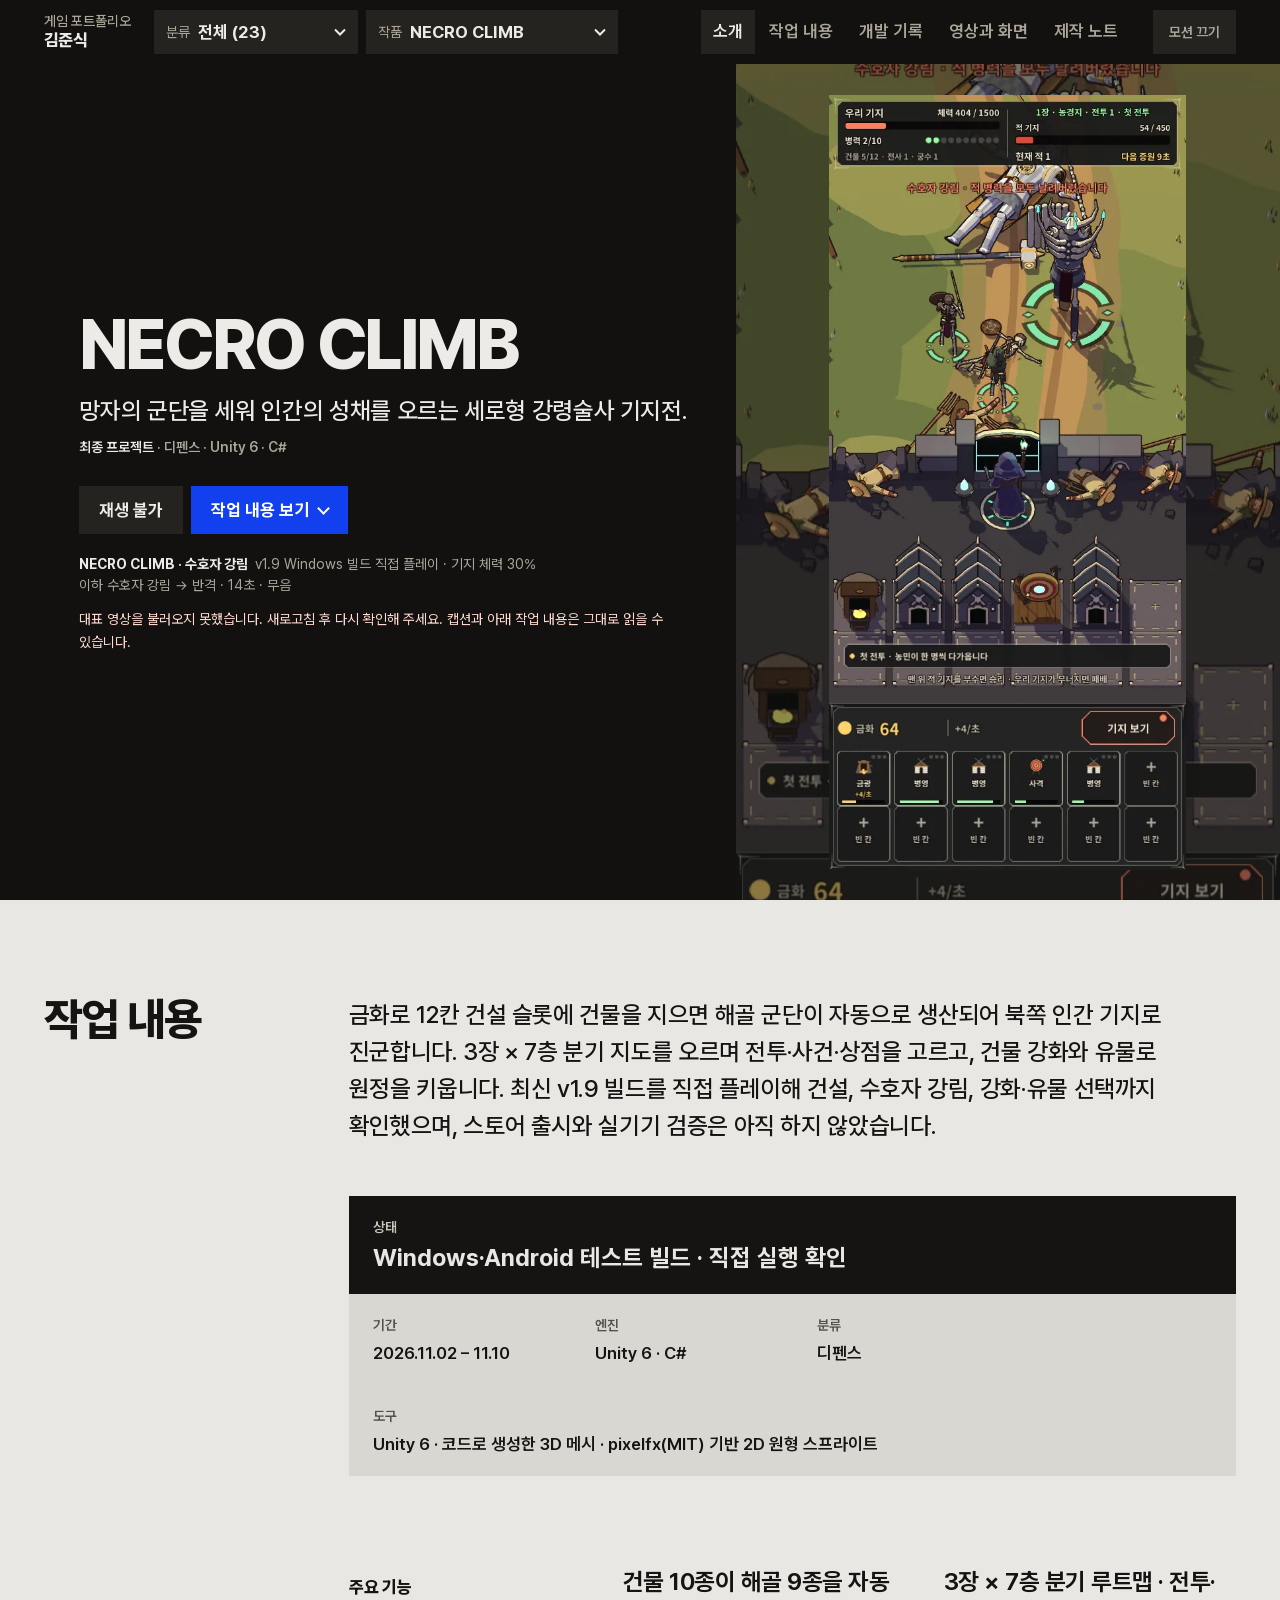
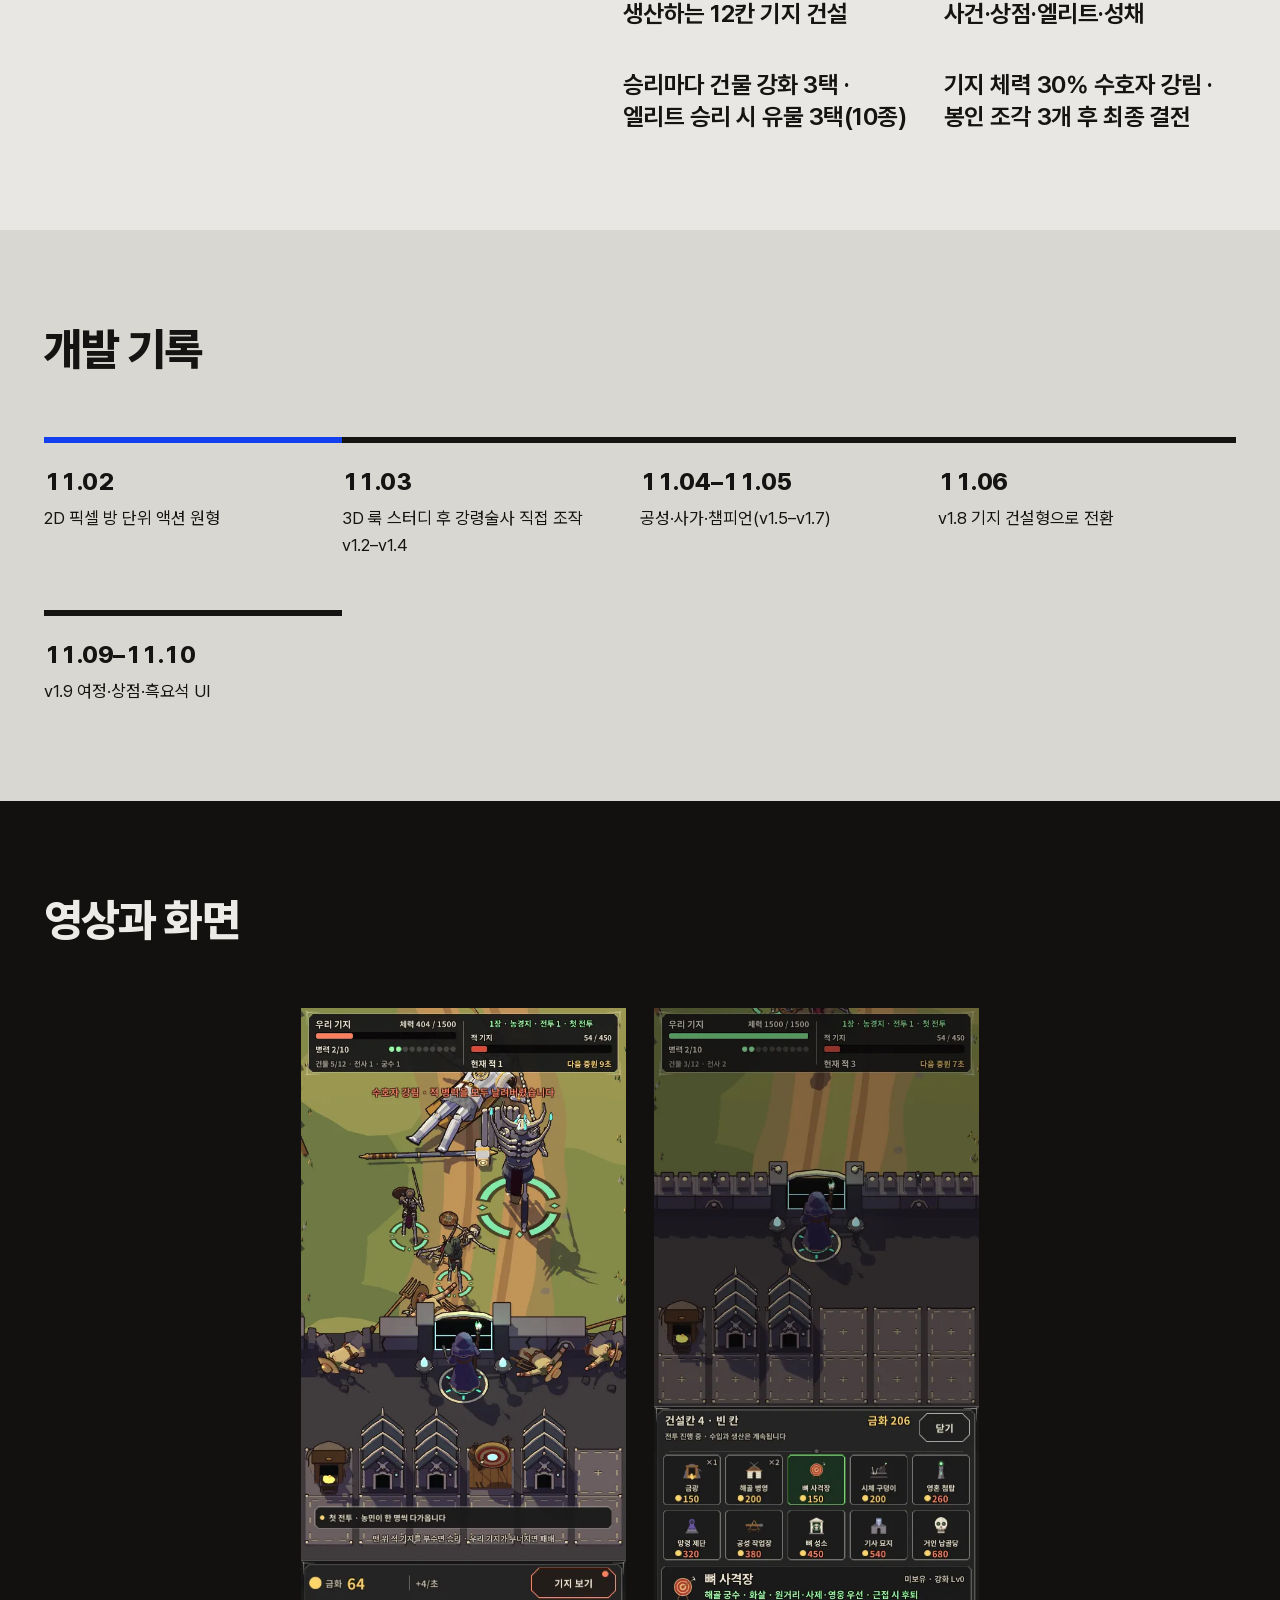
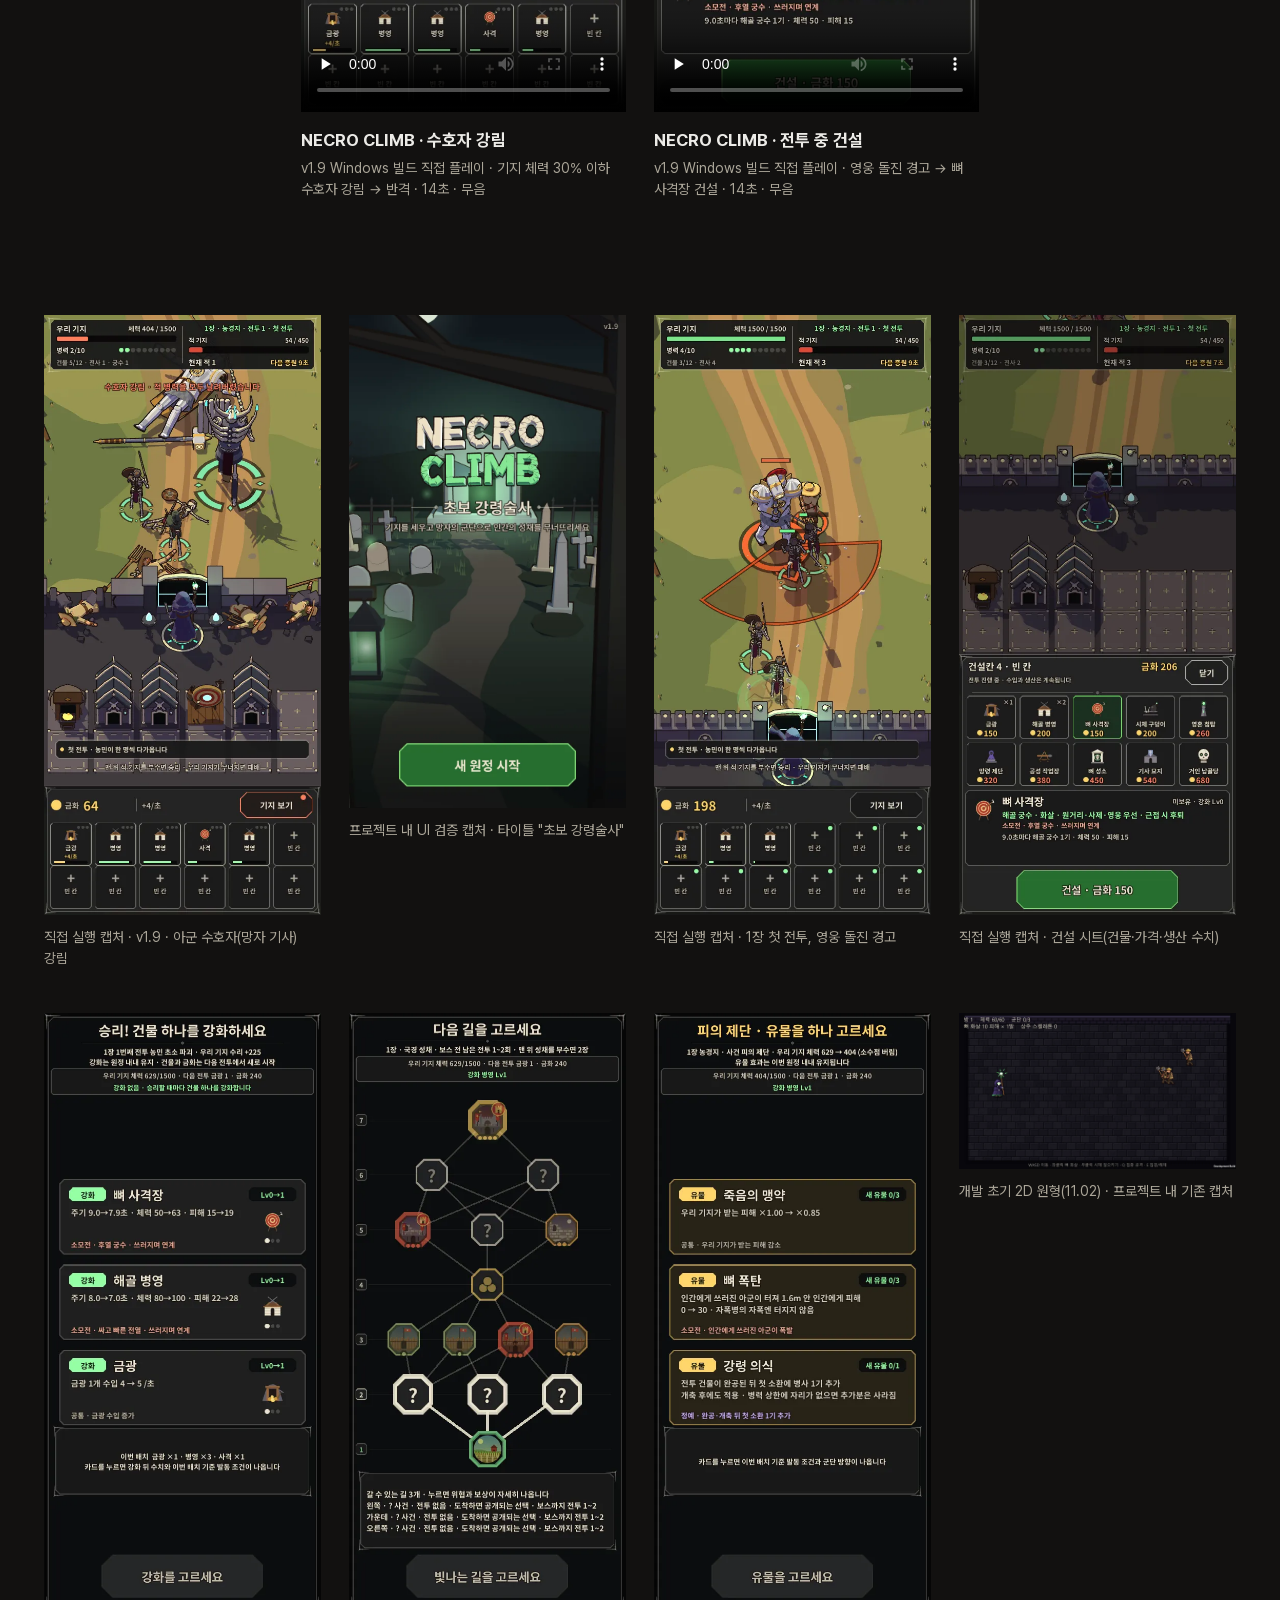
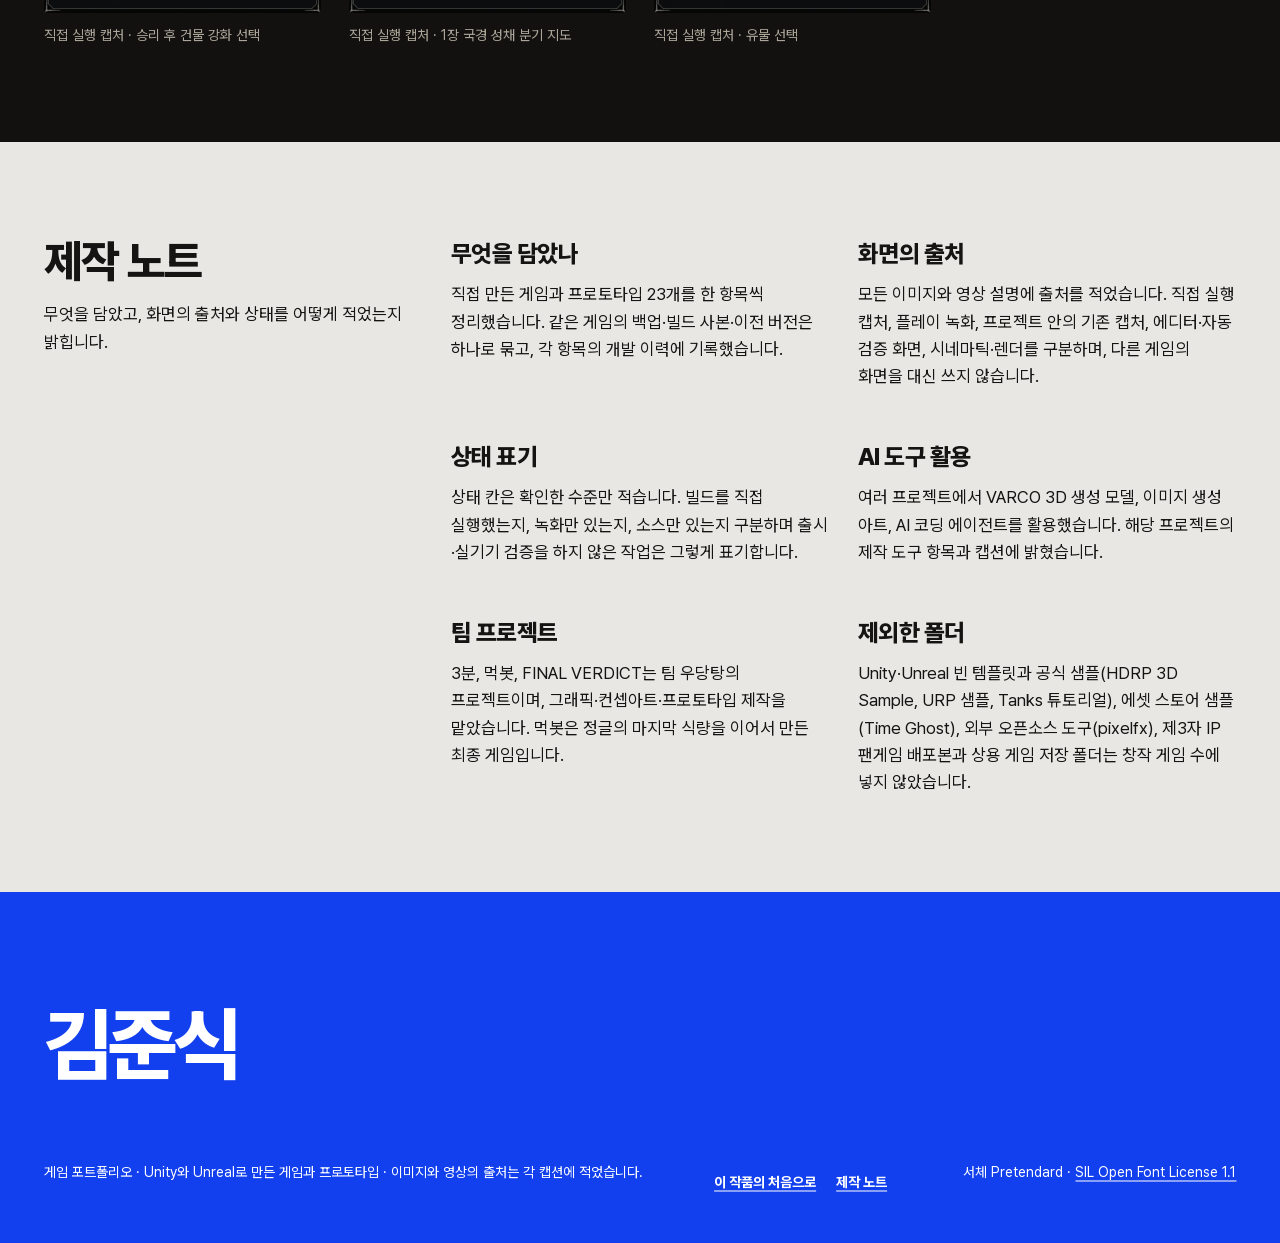
<file: index.html>
<!DOCTYPE html>
<html lang="ko">
<head>
  <meta charset="utf-8">
  <meta name="viewport" content="width=device-width, initial-scale=1">
  <title>김준식 — 게임 포트폴리오</title>
  <meta name="description" content="김준식의 게임 포트폴리오. 최종 프로젝트 세 편을 포함해 Unity·Unreal로 만든 게임·프로토타입 23편을 작품마다 큰 영상·이미지와 작업 내용, 개발 기록으로 소개합니다.">
  <meta name="theme-color" content="#121110">
  <meta property="og:type" content="website">
  <meta property="og:locale" content="ko_KR">
  <meta property="og:site_name" content="게임 포트폴리오">
  <meta property="og:title" content="김준식 — 게임 포트폴리오">
  <meta property="og:description" content="최종 프로젝트 세 편을 포함한 Unity·Unreal 게임·프로토타입 23편. 작품마다 확보한 영상·캡처를 크게 보여 주고, 아래에 작업 내용과 개발 기록을 정리했습니다.">
  <meta property="og:url" content="https://q6330103q-ai.github.io/game-portfolio/">
  <meta property="og:image" content="https://q6330103q-ai.github.io/game-portfolio/media/hanbit-clash.webp">
  <meta property="og:image:width" content="1280">
  <meta property="og:image:height" content="720">
  <meta property="og:image:alt" content="한빛 감독 축구 실제 경기 캡처 · 골키퍼와 슈터의 필살기 격돌">
  <meta name="twitter:card" content="summary_large_image">
  <meta name="twitter:title" content="김준식 — 게임 포트폴리오">
  <meta name="twitter:description" content="최종 프로젝트 세 편을 포함한 Unity·Unreal 게임·프로토타입 23편. 작품마다 확보한 영상·캡처를 크게 보여 주고, 아래에 작업 내용과 개발 기록을 정리했습니다.">
  <meta name="twitter:image" content="https://q6330103q-ai.github.io/game-portfolio/media/hanbit-clash.webp">
  <link rel="icon" type="image/svg+xml" href="data:image/svg+xml,%3Csvg%20xmlns='http://www.w3.org/2000/svg'%20viewBox='0%200%2064%2064'%3E%3Crect%20width='64'%20height='64'%20fill='%231240ee'/%3E%3Ctext%20x='32'%20y='45'%20text-anchor='middle'%20font-family='sans-serif'%20font-size='34'%20font-weight='800'%20fill='%23ffffff'%3E%EA%B2%8C%3C/text%3E%3C/svg%3E">
  <link rel="stylesheet" href="fonts/pretendard-variable.css">
  <link rel="stylesheet" href="styles.css">
  <script>
    (function (d) {
      d.classList.add('js');
      var mode = 'on';
      try {
        var saved = localStorage.getItem('gp-motion');
        if (saved === 'on' || saved === 'off') mode = saved;
        else if (window.matchMedia('(prefers-reduced-motion: reduce)').matches) mode = 'off';
      } catch (e) {
        if (window.matchMedia('(prefers-reduced-motion: reduce)').matches) mode = 'off';
      }
      d.setAttribute('data-motion', mode);
    })(document.documentElement);
  </script>
  <script src="games.js" defer></script>
  <script src="app.js" defer></script>
</head>
<body>
  <a class="skip" href="#main">본문으로 건너뛰기</a>

  <header class="site-header" id="siteHeader">
    <a class="brand" id="brandLink" href="#p=necro-climb" data-section="intro">
      <span class="brand__title">게임 포트폴리오</span>
      <span class="brand__name">김준식</span>
    </a>
    <div class="pickers">
      <label class="picker" for="categorySelect">
        <span class="picker__label">분류</span>
        <select class="picker__select" id="categorySelect" name="category">
          <option value="all">전체</option>
        </select>
      </label>
      <label class="picker picker--game" for="gameSelect">
        <span class="picker__label">작품</span>
        <select class="picker__select" id="gameSelect" name="game">
          <option value="necro-climb">NECRO CLIMB</option>
        </select>
      </label>
    </div>
    <nav class="section-nav" id="sectionNav" aria-label="작품 안에서 이동">
      <a href="#p=necro-climb&amp;section=intro" data-section="intro">소개</a>
      <a href="#p=necro-climb&amp;section=work" data-section="work"><span class="nav-full">작업 내용</span><span class="nav-short">작업</span></a>
      <a href="#p=necro-climb&amp;section=development" data-section="development"><span class="nav-full">개발 기록</span><span class="nav-short">기록</span></a>
      <a href="#p=necro-climb&amp;section=media" data-section="media"><span class="nav-full">영상과 화면</span><span class="nav-short">영상</span></a>
      <a href="#p=necro-climb&amp;section=notes" data-section="notes"><span class="nav-full">제작 노트</span><span class="nav-short">노트</span></a>
    </nav>
    <button class="motion-toggle" id="motionToggle" type="button">모션 끄기</button>
  </header>

  <main class="main" id="main" tabindex="-1">
    <noscript>
      <div class="noscript">
        <h1 class="noscript__title">김준식의 게임 포트폴리오</h1>
        <p class="noscript__lede">작품을 고르고 큰 화면으로 보려면 JavaScript가 필요합니다. 스크립트 없이도 최종 프로젝트 세 편의 대표 영상은 아래 링크로 열 수 있습니다.</p>
        <ul class="noscript__list">
          <li><strong>NECRO CLIMB</strong> 망자의 군단을 세워 인간의 성채를 오르는 세로형 강령술사 기지전. <a href="media/necro-guardian.mp4">수호자 강림 · v1.9 Windows 빌드 직접 플레이 녹화</a></li>
          <li><strong>한빛 감독 축구</strong> 필살기가 터지는 11 대 11, 나는 감독이다. <a href="media/hanbit-clash.mp4">골키퍼 격돌 · 실제 경기 캡처 13장을 이은 연속 프레임(실시간 녹화 아님)</a></li>
          <li><strong>말랑이 보호소</strong> 경계하는 모찌와 천천히 친해지는 힐링 돌봄. <a href="media/mallang-snack.mp4">간식 찾기 · 자동 테스트가 가상 터치로 조작한 직접 실행 녹화</a></li>
        </ul>
      </div>
    </noscript>
    <p class="data-error" id="dataError" role="alert" hidden>작품 데이터를 불러오지 못했습니다. 페이지를 새로고침해 주세요.</p>
    <div class="project-root" id="projectRoot"></div>
  </main>

  <section class="notes" id="notes" aria-labelledby="notesTitle">
    <header class="notes__head" data-reveal>
      <h2 id="notesTitle">제작 노트</h2>
      <p>무엇을 담았고, 화면의 출처와 상태를 어떻게 적었는지 밝힙니다.</p>
    </header>
    <div class="notes__list" id="notesList"></div>
  </section>

  <footer class="site-footer">
    <p class="site-footer__name">김준식</p>
    <div class="site-footer__row">
      <p>게임 포트폴리오 · Unity와 Unreal로 만든 게임과 프로토타입 · 이미지와 영상의 출처는 각 캡션에 적었습니다.</p>
      <nav class="site-footer__nav" aria-label="바닥글 이동">
        <a href="#p=necro-climb&amp;section=intro" data-section="intro">이 작품의 처음으로</a>
        <a href="#p=necro-climb&amp;section=notes" data-section="notes">제작 노트</a>
      </nav>
      <p>서체 Pretendard · <a href="fonts/LICENSE.txt">SIL Open Font License 1.1</a></p>
    </div>
  </footer>

  <p class="screen-reader-text" id="routeStatus" role="status" aria-live="polite"></p>
</body>
</html>
</file>
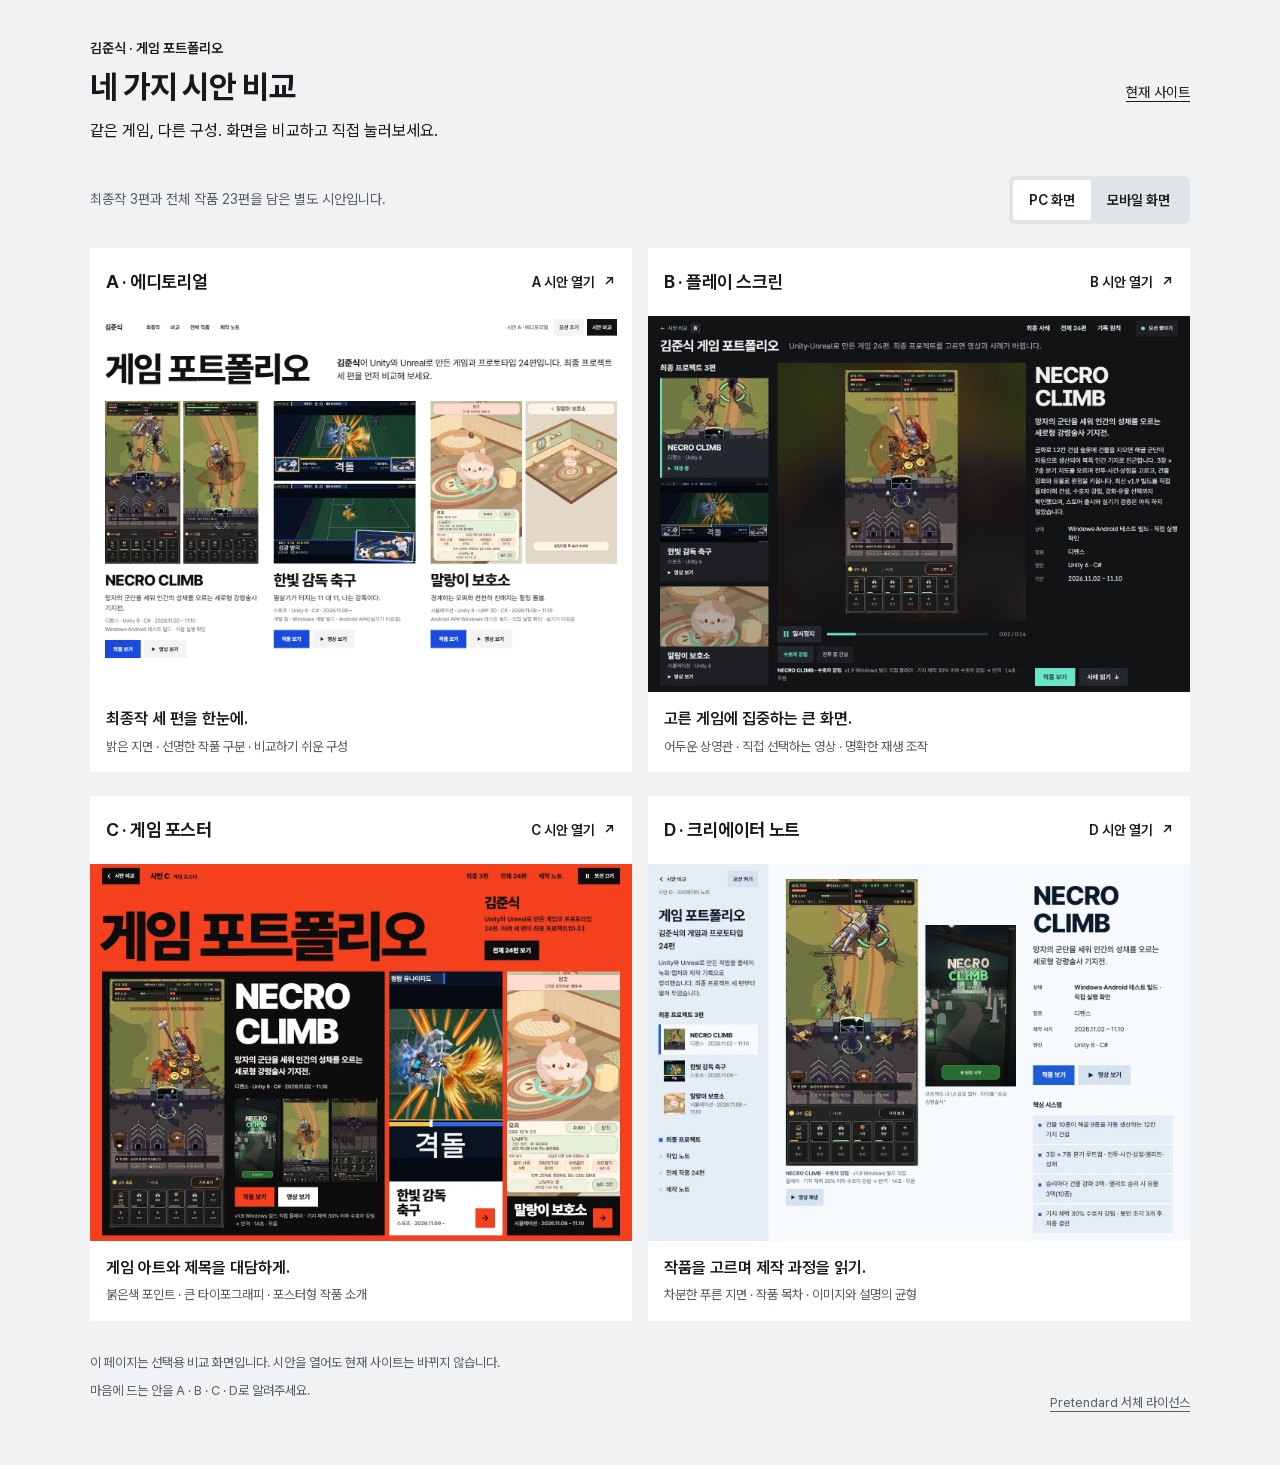
<file: concepts/round-2/index.html>
<!doctype html>
<html lang="ko">
<head>
  <meta charset="utf-8">
  <meta name="viewport" content="width=device-width, initial-scale=1">
  <meta name="robots" content="noindex, nofollow">
  <meta name="theme-color" content="#f1f2f4">
  <title>네 가지 시안 비교 · 김준식 게임 포트폴리오</title>
  <link rel="stylesheet" href="../../fonts/pretendard-variable.css">
  <link rel="stylesheet" href="compare.css">
  <script src="compare.js" defer></script>
</head>
<body>
  <a class="skip" href="#concepts">시안으로 건너뛰기</a>
  <main>
    <header class="intro">
      <div><p class="owner">김준식 · 게임 포트폴리오</p><h1>네 가지 시안 비교</h1><p class="summary">같은 게임, 다른 구성. 화면을 비교하고 직접 눌러보세요.</p></div>
      <a class="current" href="../../">현재 사이트</a>
    </header>
    <section class="toolbar" aria-label="미리보기 설정">
      <p>최종작 3편과 전체 작품 23편을 담은 별도 시안입니다.</p>
      <div class="view-switch" role="group" aria-label="미리보기 화면 크기">
        <button type="button" data-mode="desktop" aria-pressed="true">PC 화면</button>
        <button type="button" data-mode="mobile" aria-pressed="false">모바일 화면</button>
      </div>
    </section>
    <div class="concepts" id="concepts">
      <article class="concept" id="a">
        <header class="concept-heading"><h2>A · 에디토리얼</h2><a href="a/">A 시안 열기 <span aria-hidden="true">↗</span></a></header>
        <button class="preview" type="button" data-preview="a" aria-label="A 에디토리얼 PC 화면 크게 보기"><img src="previews/a-desktop.webp" alt="A 에디토리얼 시안의 실제 PC 화면" width="1440" height="1000"></button>
        <div class="description"><p>최종작 세 편을 한눈에.</p><span>밝은 지면 · 선명한 작품 구분 · 비교하기 쉬운 구성</span></div>
      </article>
      <article class="concept" id="b">
        <header class="concept-heading"><h2>B · 플레이 스크린</h2><a href="b/">B 시안 열기 <span aria-hidden="true">↗</span></a></header>
        <button class="preview" type="button" data-preview="b" aria-label="B 플레이 스크린 PC 화면 크게 보기"><img src="previews/b-desktop.webp" alt="B 플레이 스크린 시안의 실제 PC 화면" width="1440" height="1000"></button>
        <div class="description"><p>고른 게임에 집중하는 큰 화면.</p><span>어두운 상영관 · 직접 선택하는 영상 · 명확한 재생 조작</span></div>
      </article>
      <article class="concept" id="c">
        <header class="concept-heading"><h2>C · 게임 포스터</h2><a href="c/">C 시안 열기 <span aria-hidden="true">↗</span></a></header>
        <button class="preview" type="button" data-preview="c" aria-label="C 게임 포스터 PC 화면 크게 보기"><img src="previews/c-desktop.webp" alt="C 게임 포스터 시안의 실제 PC 화면" width="1440" height="1000"></button>
        <div class="description"><p>게임 아트와 제목을 대담하게.</p><span>붉은색 포인트 · 큰 타이포그래피 · 포스터형 작품 소개</span></div>
      </article>
      <article class="concept" id="d">
        <header class="concept-heading"><h2>D · 크리에이터 노트</h2><a href="d/">D 시안 열기 <span aria-hidden="true">↗</span></a></header>
        <button class="preview" type="button" data-preview="d" aria-label="D 크리에이터 노트 PC 화면 크게 보기"><img src="previews/d-desktop.webp" alt="D 크리에이터 노트 시안의 실제 PC 화면" width="1440" height="1000"></button>
        <div class="description"><p>작품을 고르며 제작 과정을 읽기.</p><span>차분한 푸른 지면 · 작품 목차 · 이미지와 설명의 균형</span></div>
      </article>
    </div>
    <footer><p>이 페이지는 선택용 비교 화면입니다. 시안을 열어도 현재 사이트는 바뀌지 않습니다.</p><p>마음에 드는 안을 A · B · C · D로 알려주세요.</p><a href="../../fonts/LICENSE.txt">Pretendard 서체 라이선스</a></footer>
  </main>
  <dialog id="previewDialog" aria-labelledby="previewTitle">
    <div class="dialog-bar"><h2 id="previewTitle">시안 미리보기</h2><div><a id="previewLink" href="a/">시안 직접 열기</a><button id="closePreview" type="button">닫기 <span aria-hidden="true">×</span></button></div></div>
    <div class="dialog-canvas"><img id="largePreview" alt=""></div>
  </dialog>
</body>
</html>
</file>
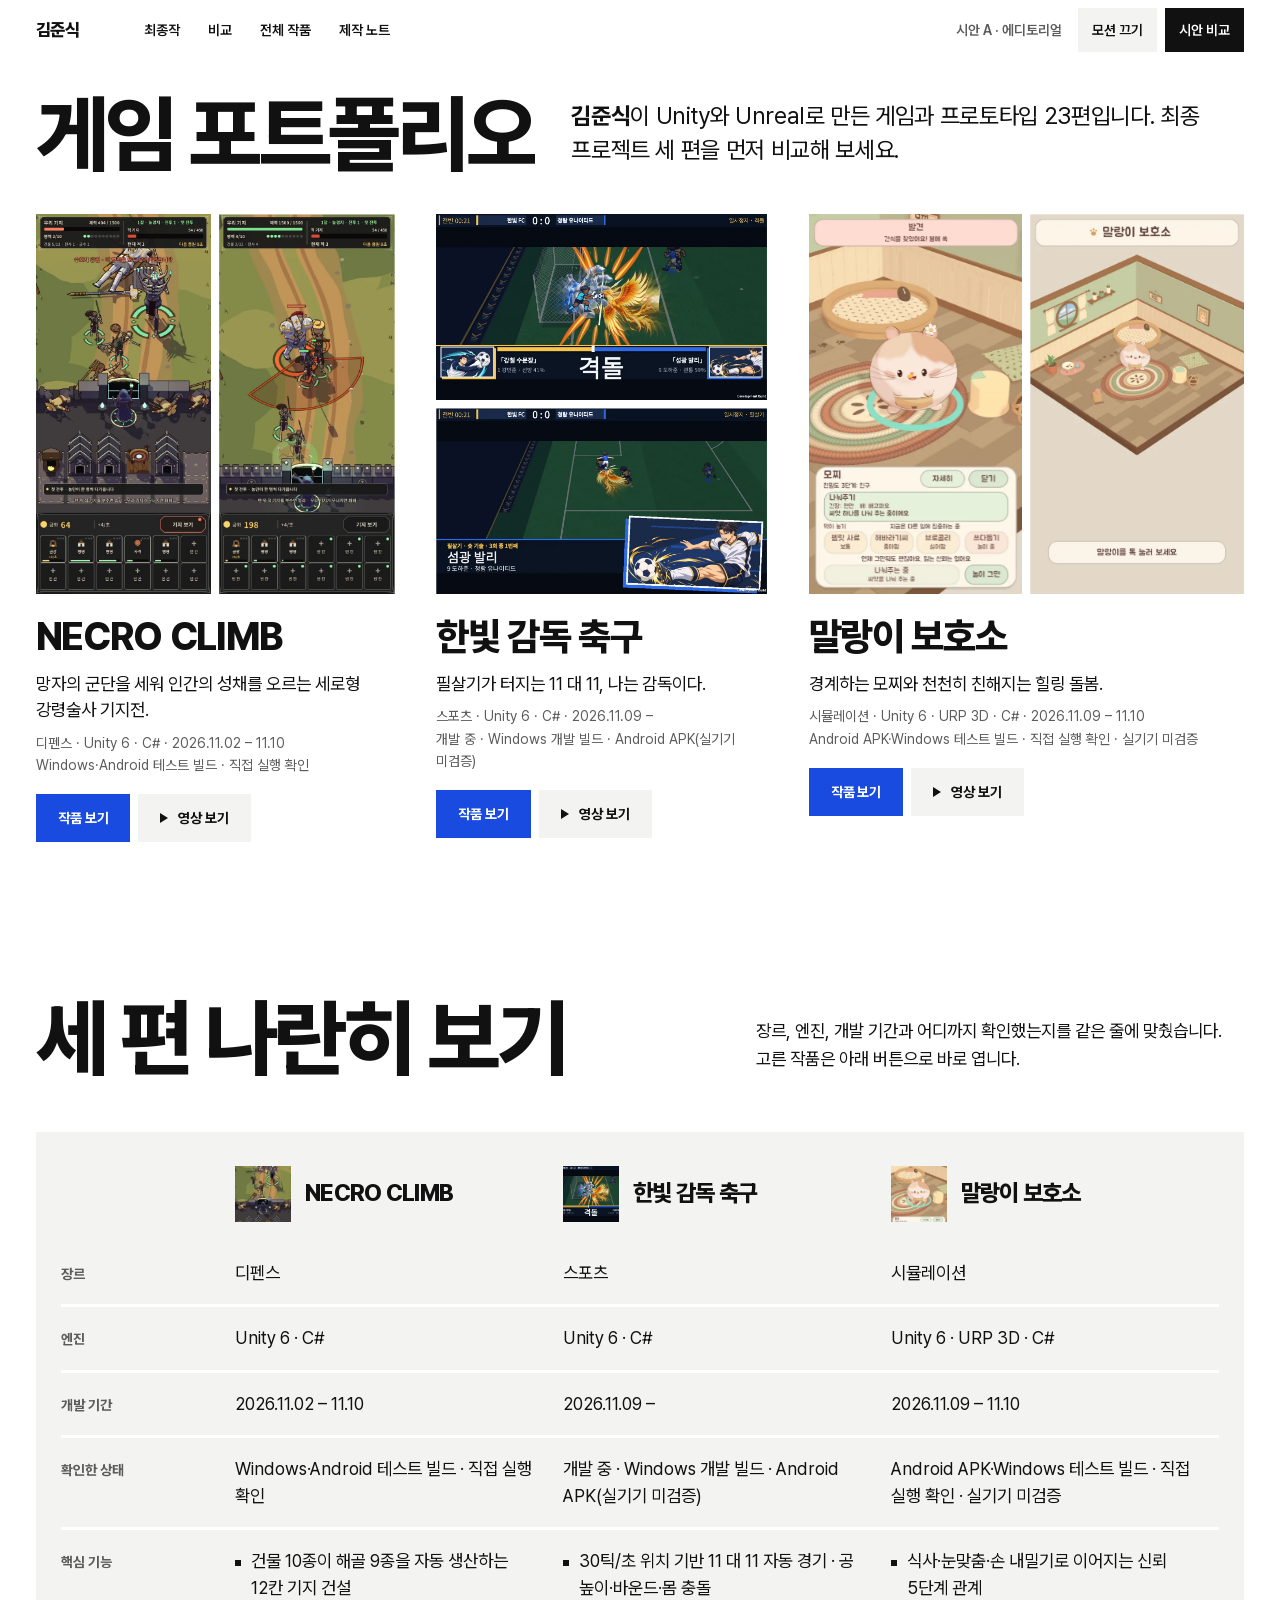
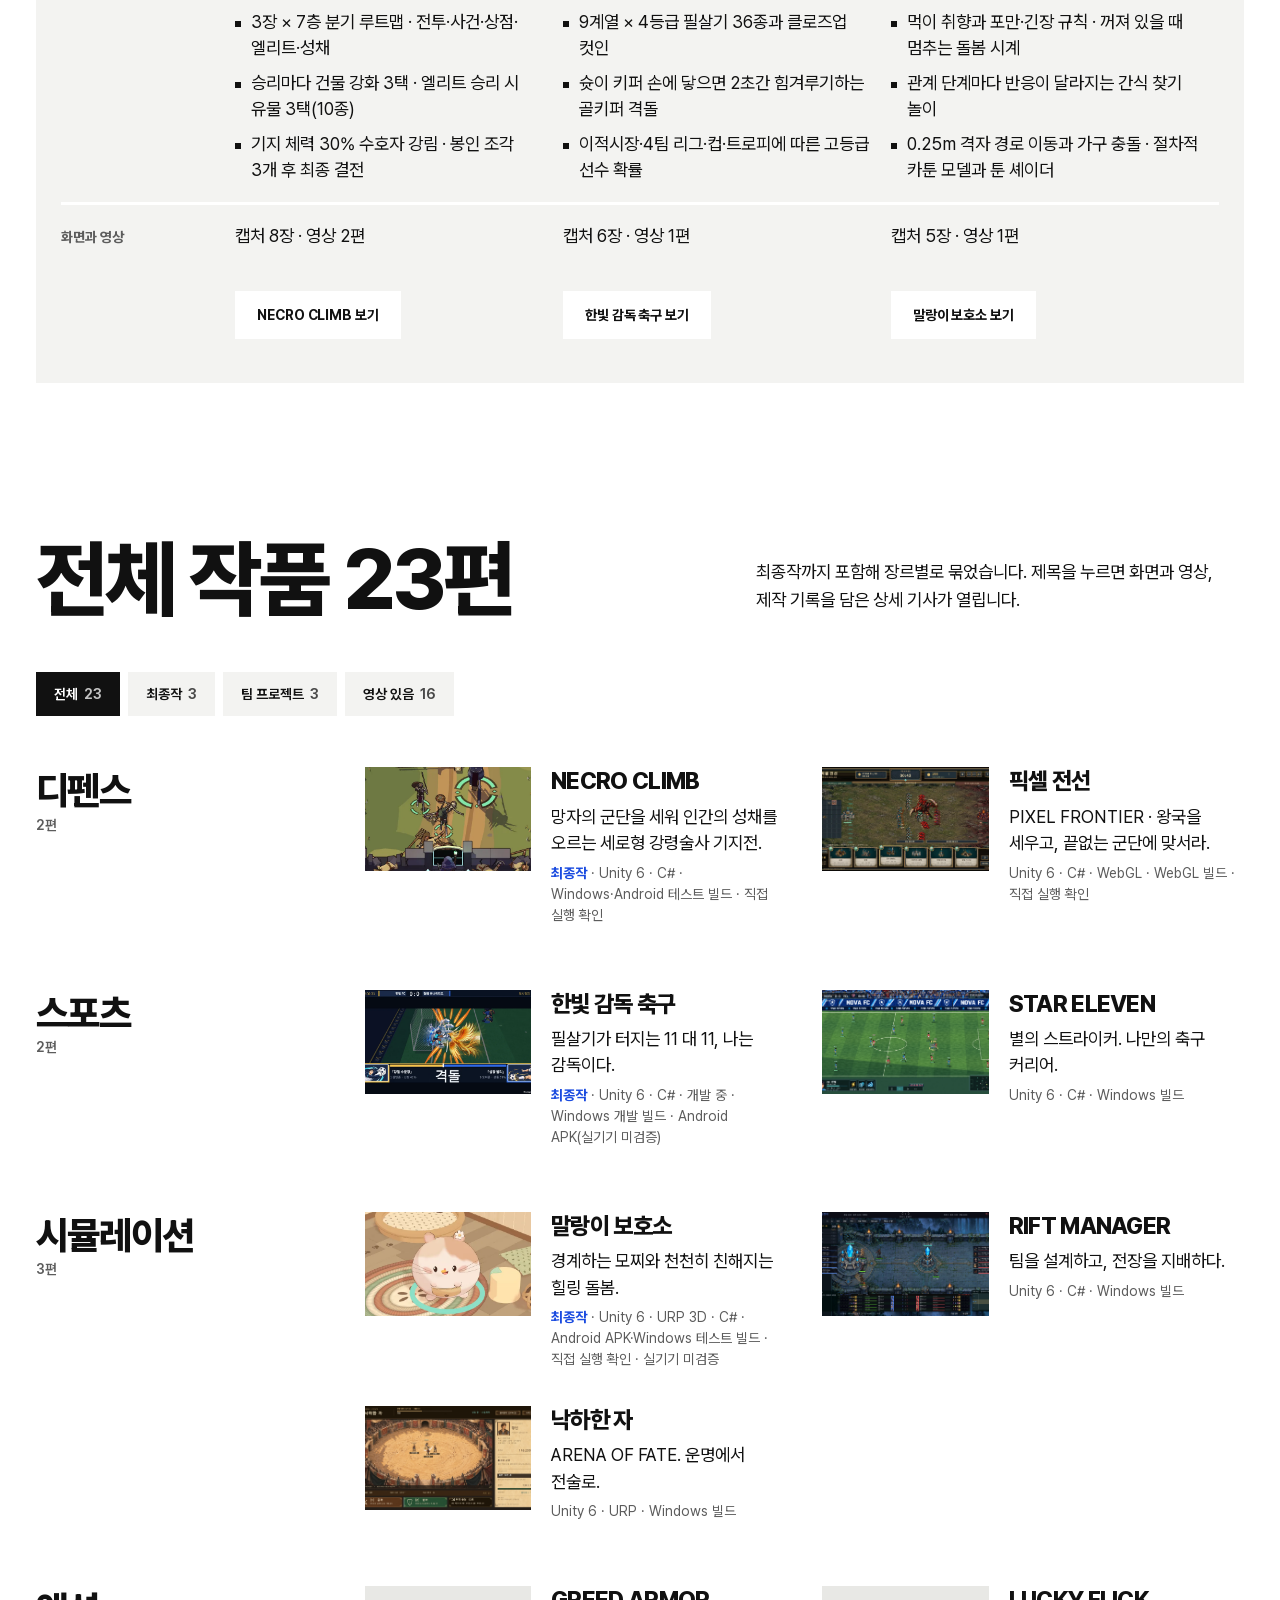
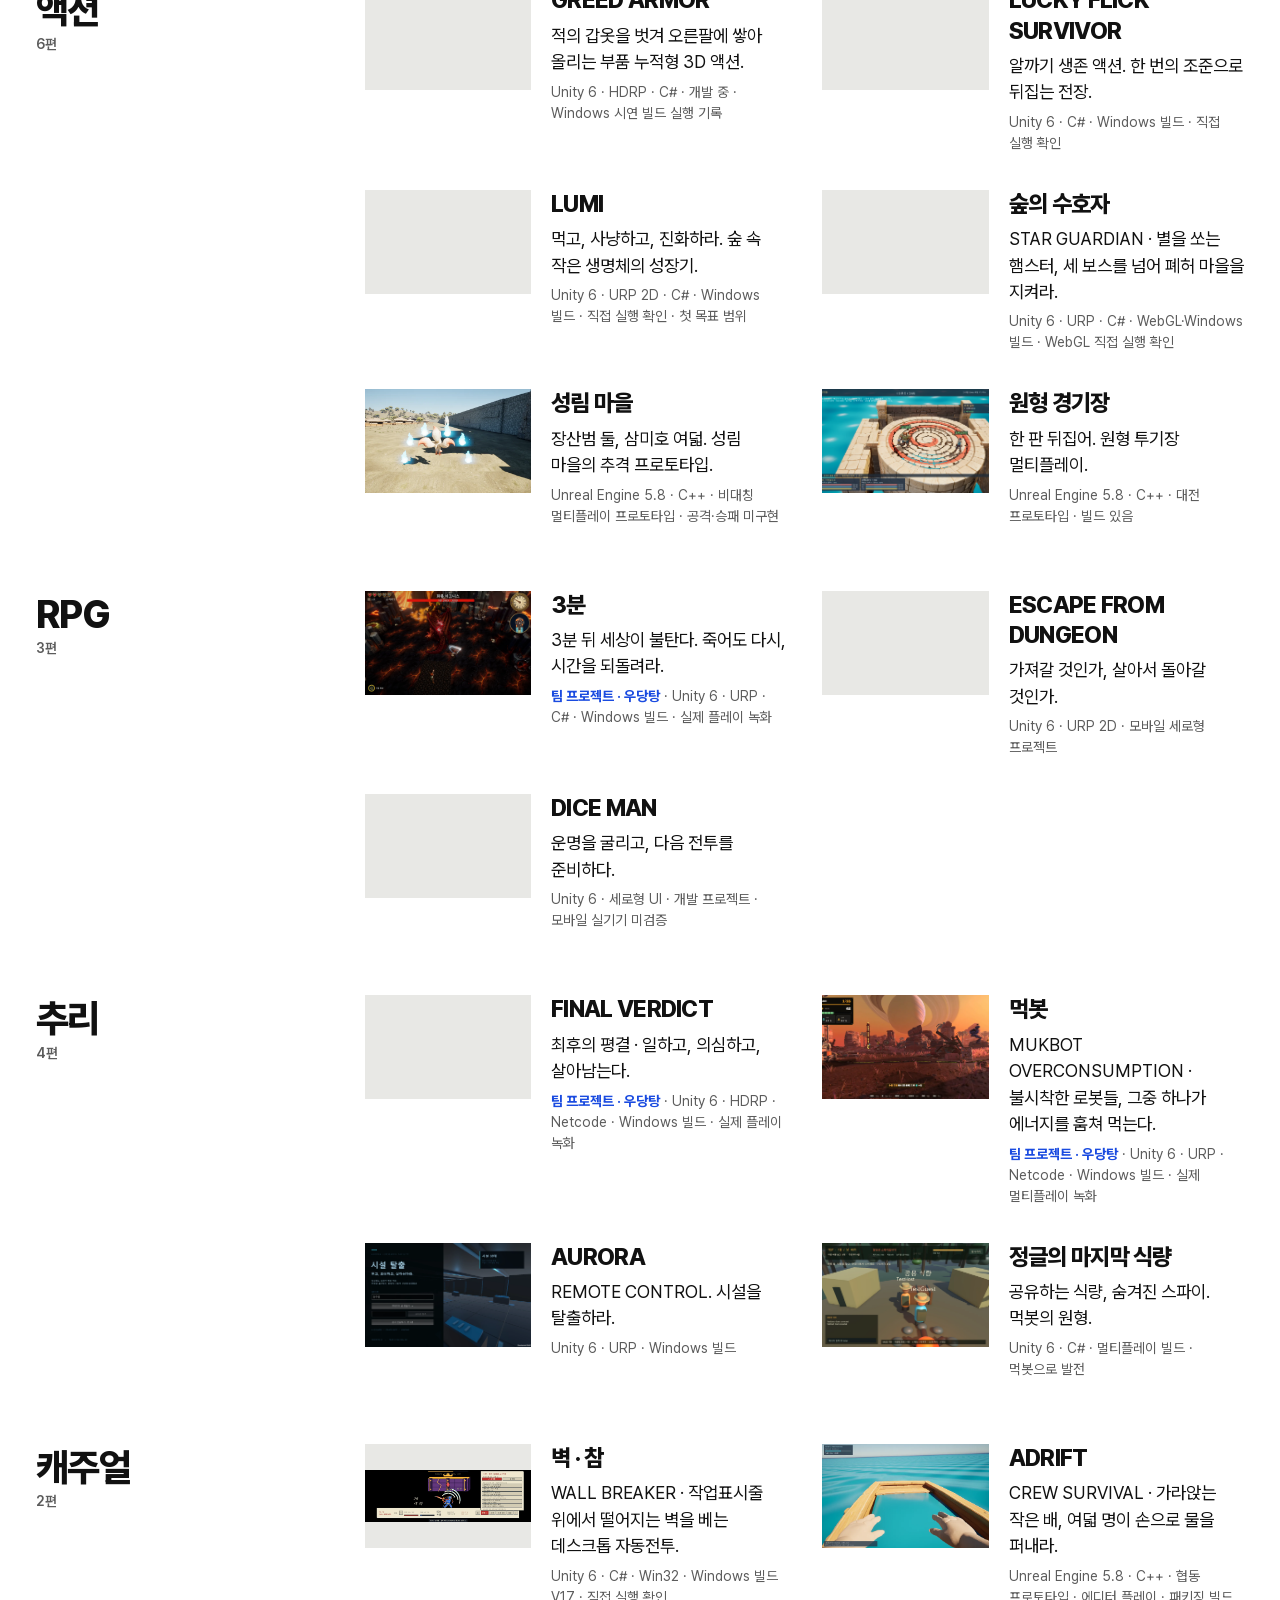
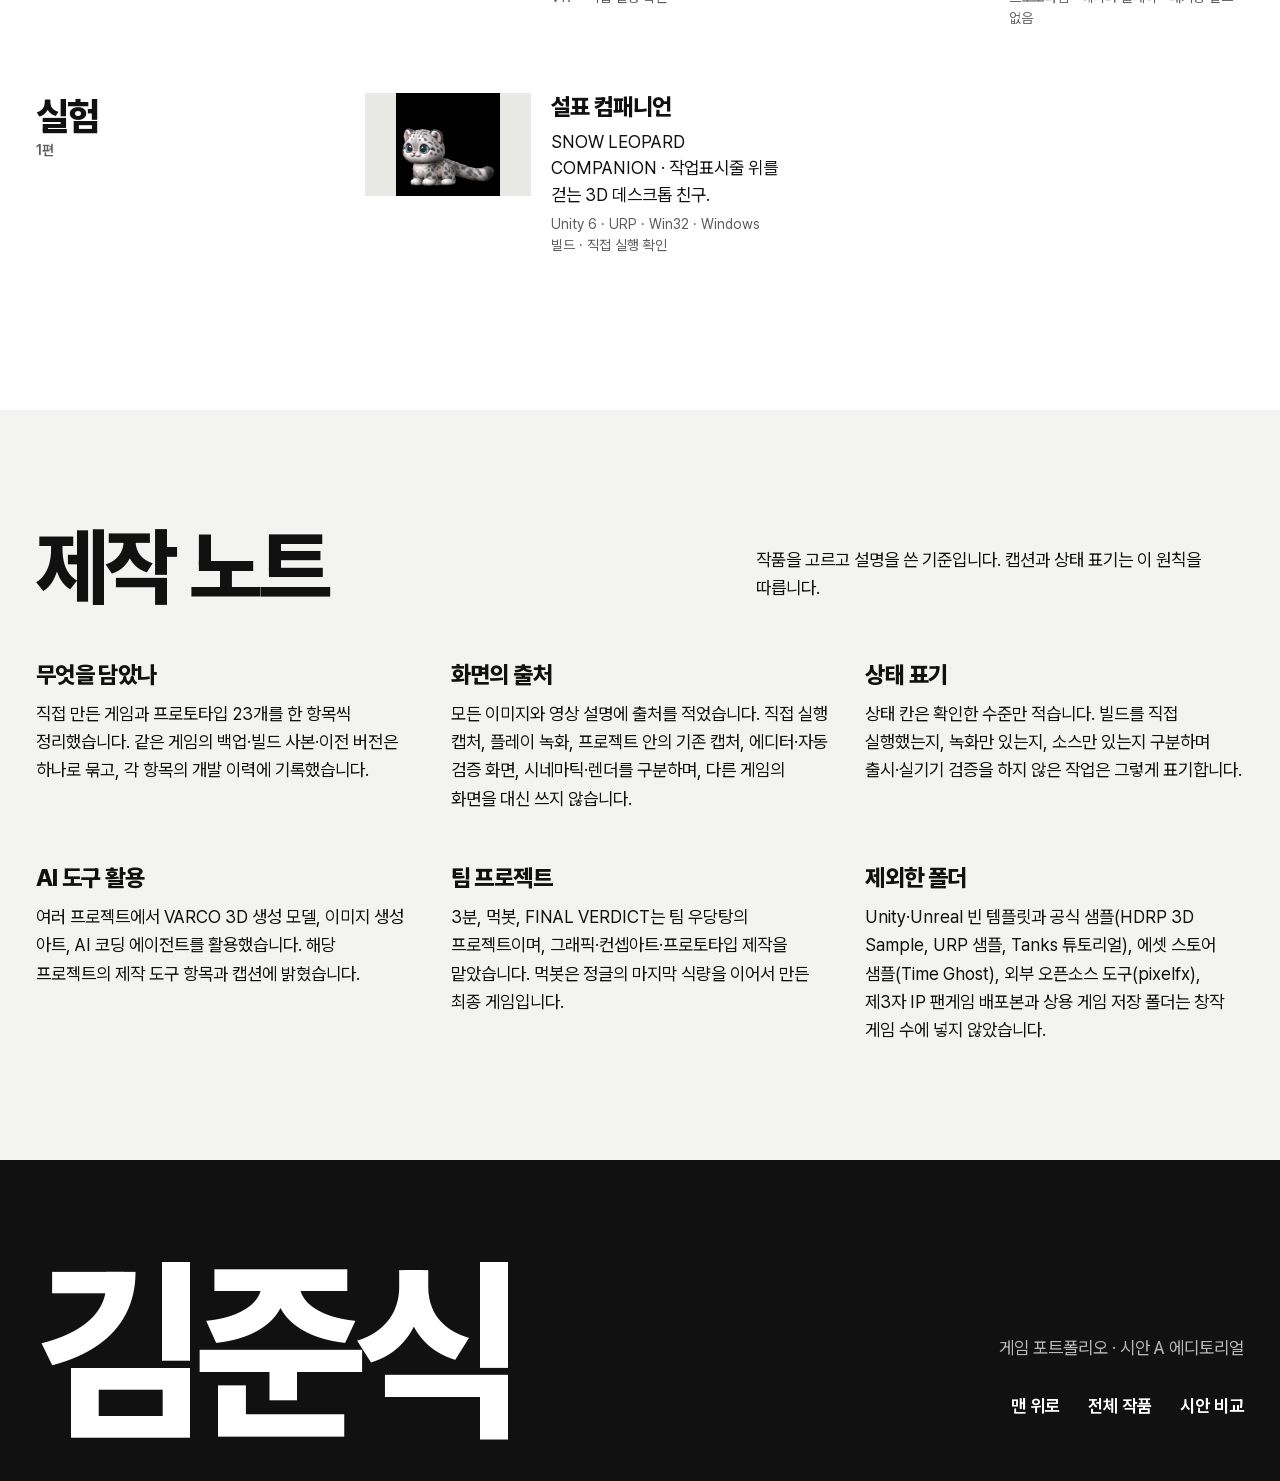
<file: concepts/round-2/a/index.html>
<!DOCTYPE html>
<html lang="ko">
<head>
  <meta charset="utf-8">
  <meta name="viewport" content="width=device-width, initial-scale=1">
  <title>게임 포트폴리오 — 김준식 · 시안 A 에디토리얼</title>
  <meta name="description" content="김준식의 게임 포트폴리오 시안 A. 최종 프로젝트 세 편을 첫 화면에서 비교하고, 직접 만든 게임과 프로토타입 23편을 장르별 목차로 살펴봅니다.">
  <meta name="theme-color" content="#ffffff">
  <meta name="color-scheme" content="light">
  <meta name="robots" content="noindex">
  <link rel="preload" href="../../../media/necro-guardian.webp" as="image" fetchpriority="high">
  <link rel="preload" href="../../../media/hanbit-clash.webp" as="image" fetchpriority="high">
  <link rel="preload" href="../../../media/mallang-sharing.webp" as="image" fetchpriority="high">
  <link rel="stylesheet" href="../../../fonts/pretendard-variable.css">
  <link rel="stylesheet" href="styles.css">
  <script>
    (function (d) {
      d.classList.add('js');
      var mode = 'on';
      var reduce = window.matchMedia && window.matchMedia('(prefers-reduced-motion: reduce)').matches;
      try {
        var saved = localStorage.getItem('gp-r2a-motion');
        mode = saved === 'on' || saved === 'off' ? saved : (reduce ? 'off' : 'on');
      } catch (e) { mode = reduce ? 'off' : 'on'; }
      d.setAttribute('data-motion', mode);
    })(document.documentElement);
  </script>
  <script src="../../../games.js" defer></script>
  <script src="app.js" defer></script>
</head>
<body>
  <a class="skip" href="#main">본문으로 건너뛰기</a>

  <header class="bar">
    <div class="bar__in">
      <a class="bar__brand" href="#top" aria-label="김준식 게임 포트폴리오 맨 위로">김준식</a>
      <nav class="bar__nav" aria-label="페이지 안 이동">
        <a class="ulink" href="#top">최종작</a>
        <a class="ulink" href="#compare">비교</a>
        <a class="ulink" href="#archive">전체 작품</a>
        <a class="ulink" href="#notes">제작 노트</a>
      </nav>
      <div class="bar__tools">
        <span class="bar__letter">시안 A<span class="bar__letter-name"> · 에디토리얼</span></span>
        <button class="bar__motion" id="motionToggle" type="button">모션 끄기</button>
        <a class="bar__back" href="../index.html">시안 비교</a>
      </div>
    </div>
  </header>

  <main id="main" tabindex="-1">
    <p class="data-error" id="dataError" role="alert" hidden>작품 데이터를 불러오지 못했습니다. 페이지를 새로고침해 주세요.</p>
    <noscript><p class="data-error">이 시안은 작품 데이터를 스크립트로 불러옵니다. 스크립트를 켜면 최종작 세 편과 전체 작품 목록이 표시됩니다.</p></noscript>

    <section class="cover" id="top" aria-labelledby="pageTitle">
      <div class="masthead">
        <h1 class="masthead__title" id="pageTitle"><span class="mask"><span class="mask__in">게임 포트폴리오</span></span></h1>
        <p class="masthead__intro"><strong>김준식</strong>이 Unity와 Unreal로 만든 게임과 프로토타입 <span id="gameCount">24</span>편입니다. 최종 프로젝트 세 편을 먼저 비교해 보세요.</p>
      </div>
      <div class="finals" id="finals"></div>
    </section>

    <section class="compare" id="compare" aria-labelledby="compareTitle">
      <div class="sec-head" data-reveal>
        <h2 class="sec-head__title" id="compareTitle">세 편 나란히 보기</h2>
        <p class="sec-head__text">장르, 엔진, 개발 기간과 어디까지 확인했는지를 같은 줄에 맞췄습니다. 고른 작품은 아래 버튼으로 바로 엽니다.</p>
      </div>
      <div class="compare__wrap" data-reveal>
        <table class="compare__table" id="compareTable"></table>
      </div>
    </section>

    <section class="archive" id="archive" aria-labelledby="archiveTitle">
      <div class="sec-head" data-reveal>
        <h2 class="sec-head__title" id="archiveTitle">전체 작품 <span id="archiveTotal">24</span>편</h2>
        <p class="sec-head__text">최종작까지 포함해 장르별로 묶었습니다. 제목을 누르면 화면과 영상, 제작 기록을 담은 상세 기사가 열립니다.</p>
      </div>
      <div class="filters" id="filters" role="group" aria-label="작품 거르기"></div>
      <p class="sr" id="archiveStatus" aria-live="polite"></p>
      <div class="archive__groups" id="archiveGroups"></div>
    </section>

    <section class="notes" id="notes" aria-labelledby="notesTitle">
      <div class="notes__in">
        <div class="sec-head" data-reveal>
          <h2 class="sec-head__title" id="notesTitle">제작 노트</h2>
          <p class="sec-head__text">작품을 고르고 설명을 쓴 기준입니다. 캡션과 상태 표기는 이 원칙을 따릅니다.</p>
        </div>
        <div class="notes__grid" id="notesGrid"></div>
      </div>
    </section>
  </main>

  <footer class="foot">
    <div class="foot__in">
      <p class="foot__name">김준식</p>
      <div class="foot__row">
        <p class="foot__line">게임 포트폴리오 · 시안 A 에디토리얼</p>
        <nav class="foot__links" aria-label="바닥 링크">
          <a class="ulink" href="#top">맨 위로</a>
          <a class="ulink" href="#archive">전체 작품</a>
          <a class="ulink" href="../index.html">시안 비교</a>
        </nav>
      </div>
    </div>
  </footer>

  <dialog class="story" id="story" aria-labelledby="storyTitle">
    <div class="story__bar">
      <button class="story__close" id="storyClose" type="button"><span aria-hidden="true">←</span> 닫기</button>
      <p class="story__crumb" id="storyCrumb"></p>
      <div class="story__steps">
        <button class="story__step" type="button" data-step="-1">이전 작품</button>
        <button class="story__step" type="button" data-step="1">다음 작품</button>
      </div>
    </div>
    <article class="story__body" id="storyBody"></article>
    <div class="viewer" id="viewer" role="dialog" aria-modal="true" aria-label="화면 크게 보기" hidden>
      <figure class="viewer__fig">
        <img class="viewer__img" id="viewerImg" alt="">
        <figcaption class="viewer__cap"><span id="viewerCount"></span> <span id="viewerCap"></span></figcaption>
      </figure>
      <button class="viewer__btn viewer__btn--close" id="viewerClose" type="button">닫기</button>
      <button class="viewer__btn viewer__btn--prev" id="viewerPrev" type="button">이전 화면</button>
      <button class="viewer__btn viewer__btn--next" id="viewerNext" type="button">다음 화면</button>
    </div>
  </dialog>
</body>
</html>
</file>
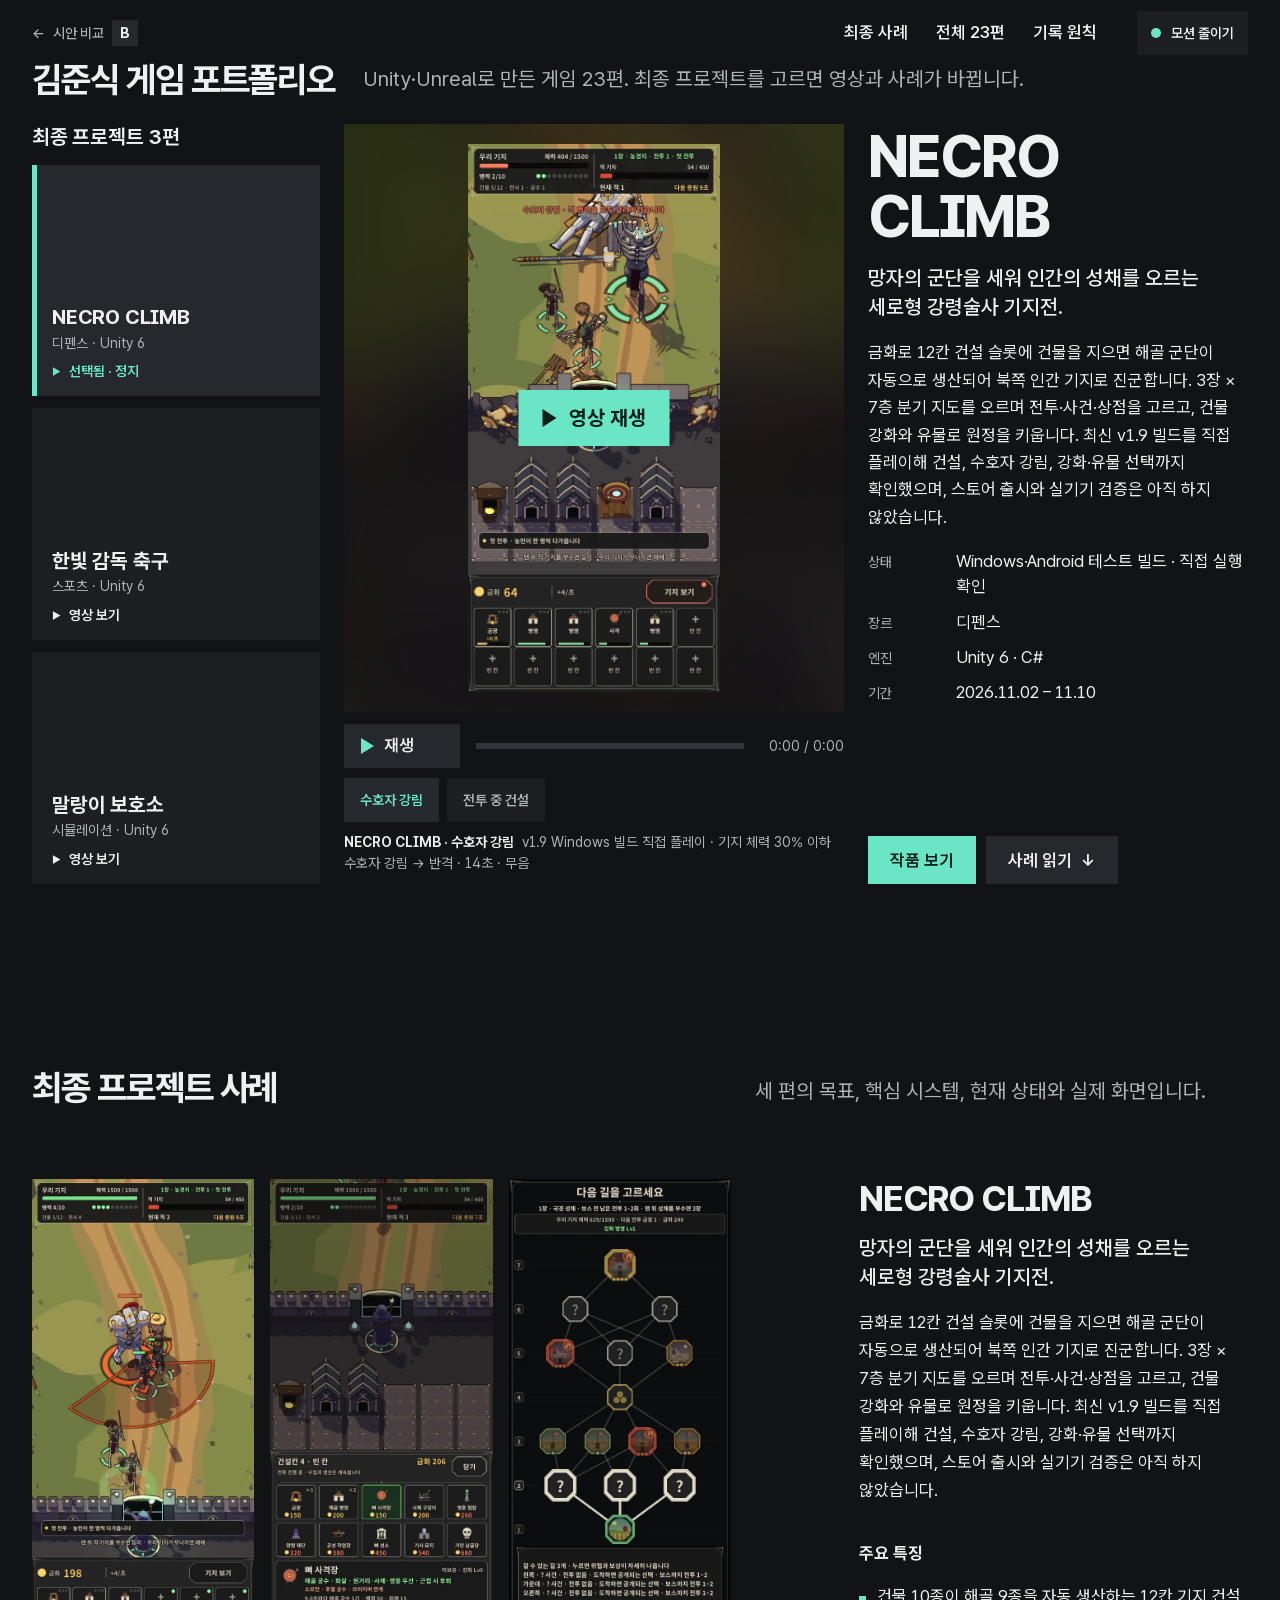
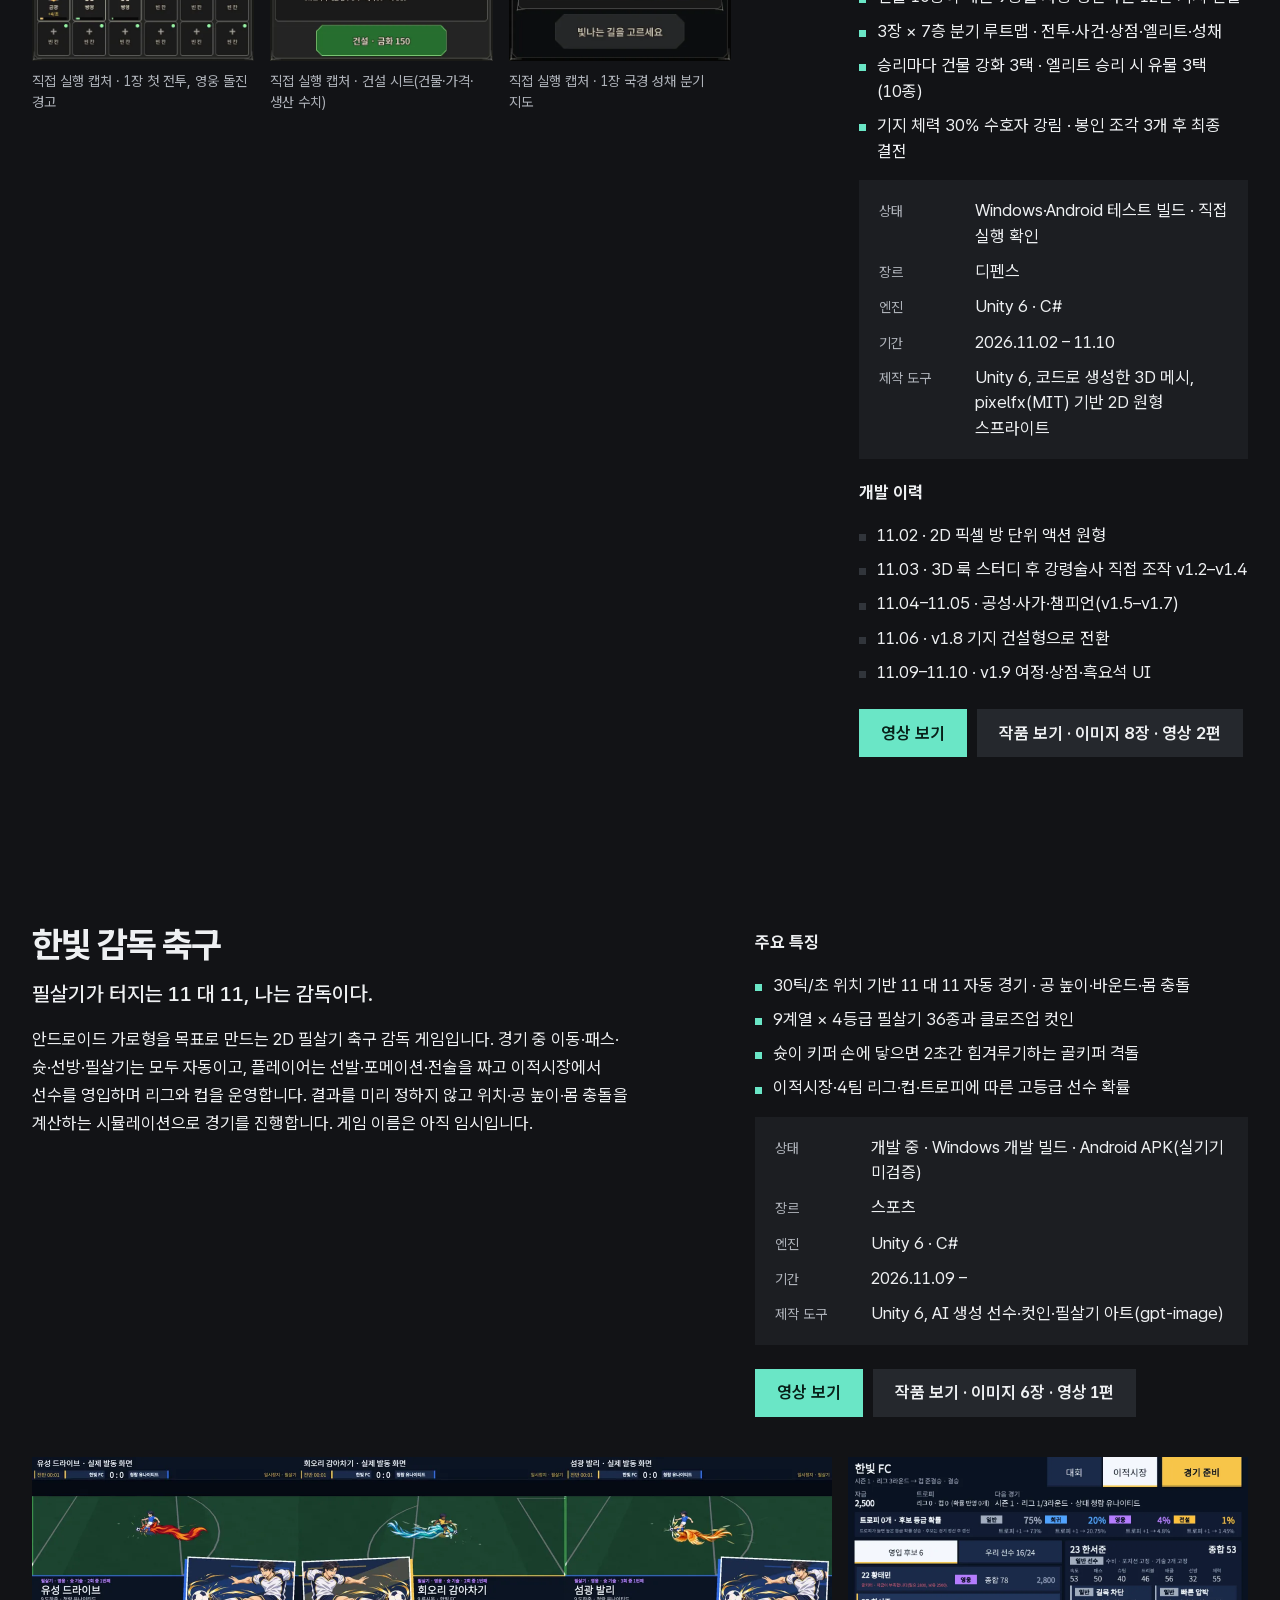
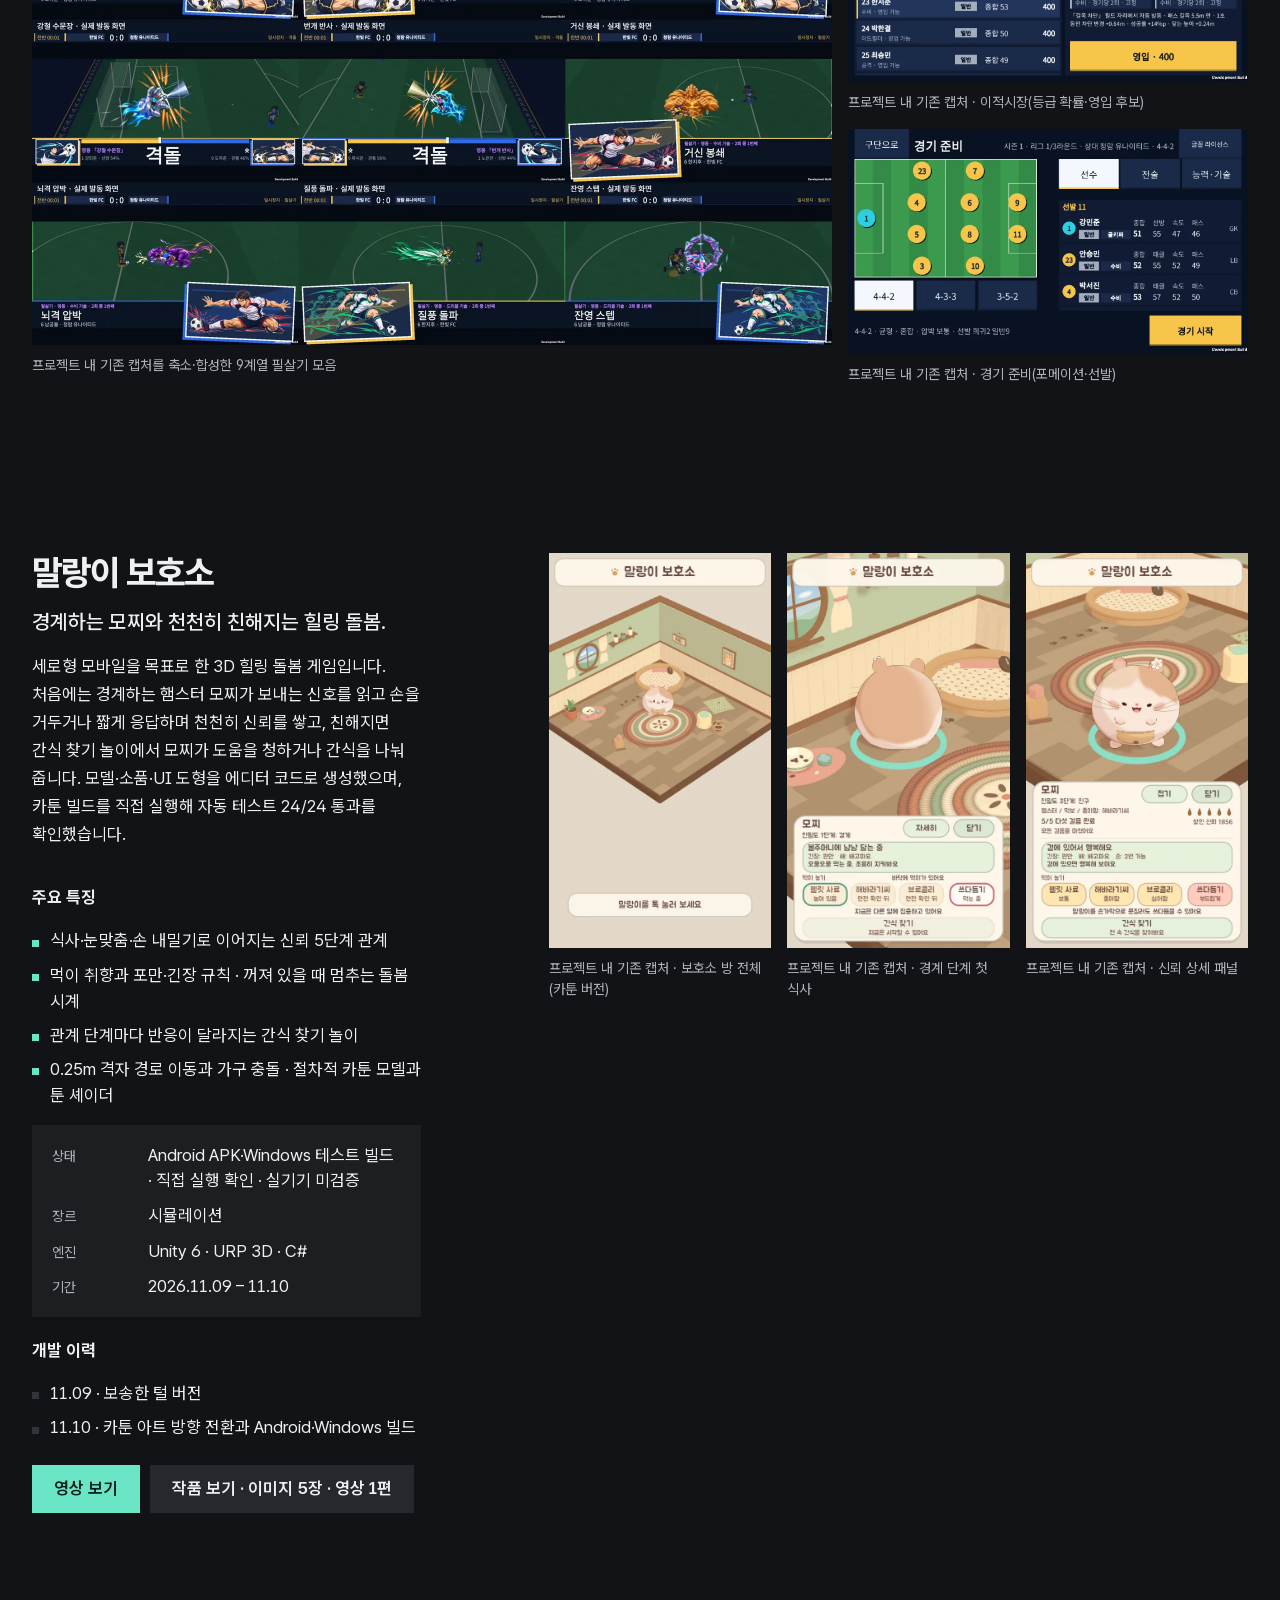
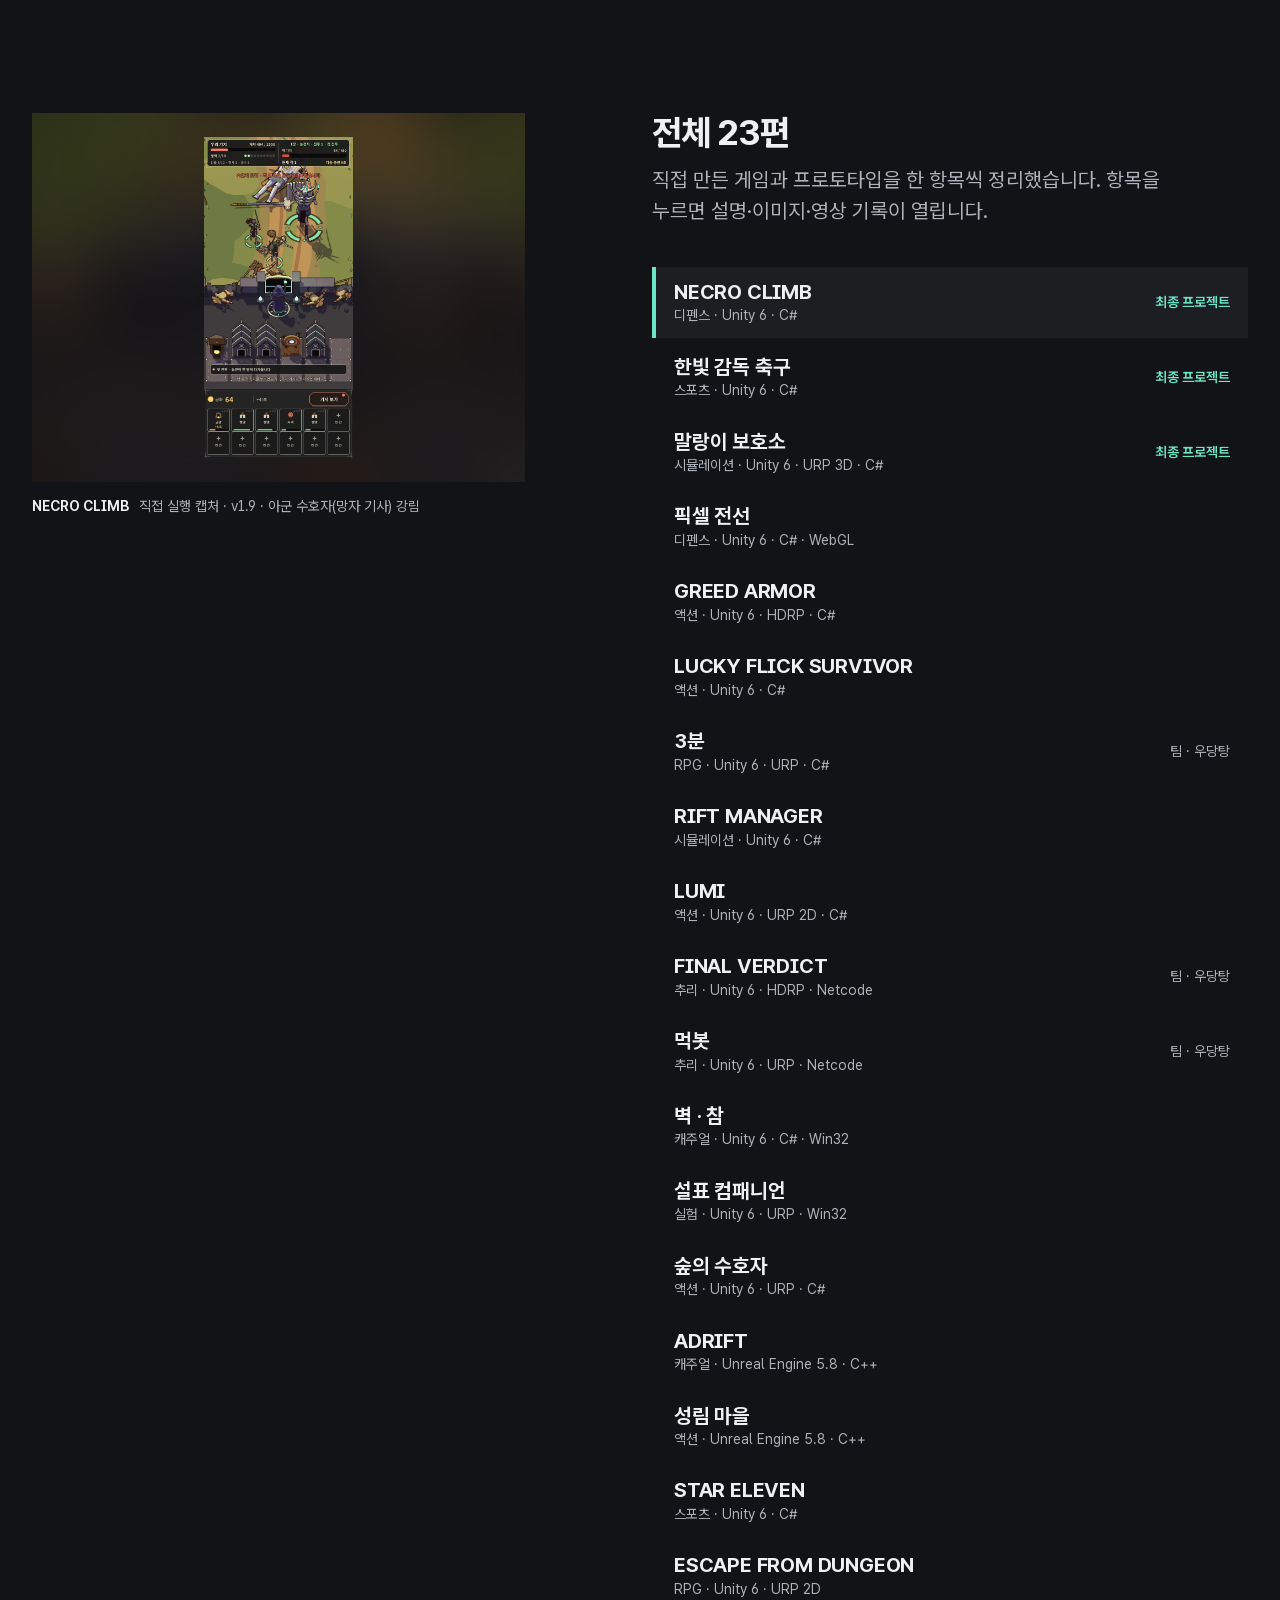
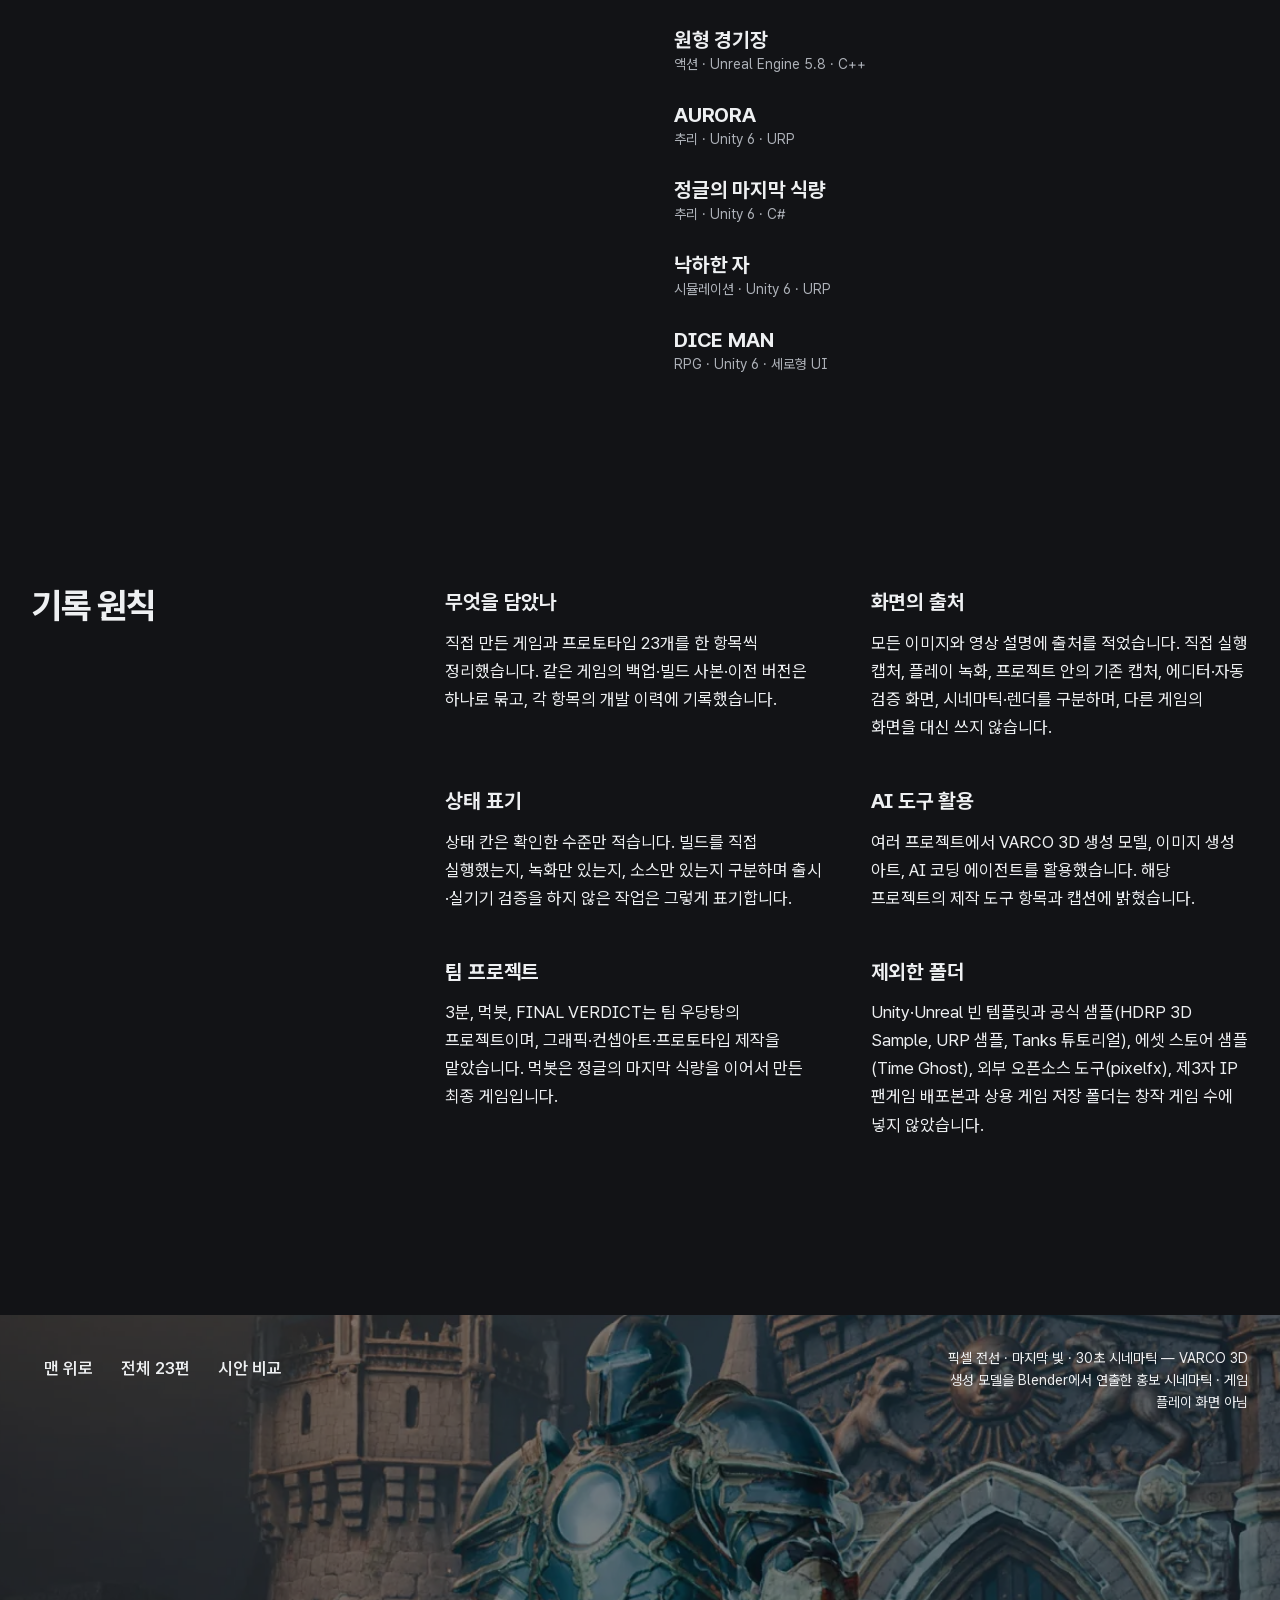
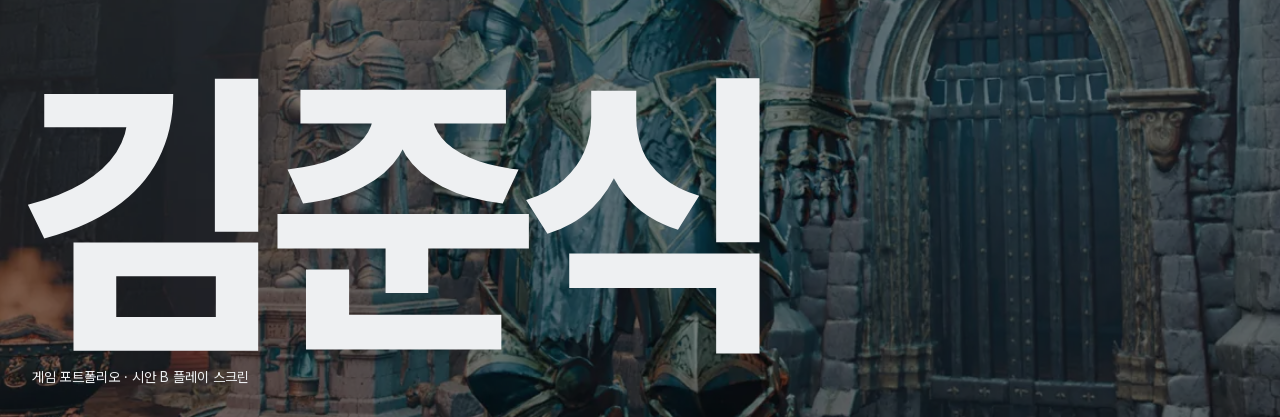
<file: concepts/round-2/b/index.html>
<!DOCTYPE html>
<html lang="ko">
<head>
  <meta charset="utf-8">
  <meta name="viewport" content="width=device-width, initial-scale=1">
  <title>게임 포트폴리오 — 김준식 · 시안 B 플레이 스크린</title>
  <meta name="description" content="김준식의 게임 포트폴리오 시안 B. 최종 프로젝트 세 편을 골라 실제 빌드 영상과 사례를 보고, 전체 23편 기록을 확인합니다.">
  <meta name="theme-color" content="#121316">
  <meta name="color-scheme" content="dark">
  <link rel="preload" href="../../../media/necro-guardian.webp" as="image" fetchpriority="high">
  <link rel="stylesheet" href="../../../fonts/pretendard-variable.css">
  <link rel="stylesheet" href="styles.css">
  <script>
    (function (d) {
      d.classList.add('js');
      var calm = false;
      try {
        var saved = localStorage.getItem('gp-b-motion');
        if (saved === 'off') calm = true;
        else if (saved !== 'on') calm = window.matchMedia('(prefers-reduced-motion: reduce)').matches;
      } catch (e) {
        calm = window.matchMedia('(prefers-reduced-motion: reduce)').matches;
      }
      d.setAttribute('data-motion', calm ? 'off' : 'on');
    })(document.documentElement);
  </script>
  <script src="../../../games.js" defer></script>
  <script src="app.js" defer></script>
</head>
<body>
  <a class="skip" href="#main">본문으로 건너뛰기</a>

  <header class="rail">
    <a class="rail__back" href="../index.html"><span aria-hidden="true">←</span> 시안 비교 <span class="rail__letter">B</span></a>
    <h1 class="rail__title">김준식 게임 포트폴리오</h1>
    <p class="rail__line">Unity·Unreal로 만든 게임 23편. 최종 프로젝트를 고르면 영상과 사례가 바뀝니다.</p>
    <nav class="rail__nav" aria-label="페이지 구역">
      <a href="#cases">최종 사례</a>
      <a href="#archive">전체 23편</a>
      <a href="#notes">기록 원칙</a>
    </nav>
    <button class="motion" id="motionToggle" type="button" aria-pressed="false">
      <span class="motion__dot" aria-hidden="true"></span><span class="motion__label">모션 줄이기</span>
    </button>
  </header>

  <main id="main" tabindex="-1">
    <p class="data-error" id="dataError" role="alert" hidden>작품 데이터를 불러오지 못했습니다. 페이지를 새로고침해 주세요.</p>

    <section class="theater" id="theater" aria-labelledby="pickTitle">
      <div class="picker">
        <h2 class="picker__title" id="pickTitle">최종 프로젝트 3편</h2>
        <div class="picks" id="picks" role="group" aria-label="최종 프로젝트 선택"></div>
      </div>

      <div class="screen" id="screen" aria-live="off">
        <div class="screen__frame" id="screenFrame">
          <img class="screen__ambient" id="screenAmbient" src="../../../media/necro-guardian.webp" alt="" aria-hidden="true">
          <video class="screen__video" id="screenVideo" muted playsinline loop preload="metadata" poster="../../../media/necro-guardian.webp" width="540" height="1170"></video>
          <button class="screen__bigplay" id="bigPlay" type="button" hidden>
            <span class="screen__bigplay-icon" aria-hidden="true"></span><span>영상 재생</span>
          </button>
          <div class="screen__cut" id="screenCut" aria-hidden="true"></div>
        </div>
        <div class="transport">
          <button class="transport__play" id="playToggle" type="button" aria-controls="screenVideo">
            <span class="transport__icon" aria-hidden="true"></span><span class="transport__label">재생</span>
          </button>
          <div class="scrub" id="scrub">
            <div class="scrub__track" aria-hidden="true"><div class="scrub__fill" id="scrubFill"></div></div>
            <input class="scrub__input" id="scrubInput" type="range" min="0" max="1000" step="10" value="0" aria-label="영상 위치">
          </div>
          <span class="transport__time" id="timeLabel">0:00 / 0:00</span>
        </div>
        <div class="clips" id="clips" role="group" aria-label="영상 선택" hidden></div>
        <p class="screen__caption" id="screenCaption"></p>
        <div class="scenes" id="scenes" hidden></div>
      </div>

      <div class="slate" id="slate" aria-live="polite"></div>
    </section>

    <section class="cases" id="cases" aria-labelledby="casesTitle">
      <div class="section-head">
        <h2 id="casesTitle">최종 프로젝트 사례</h2>
        <p>세 편의 목표, 핵심 시스템, 현재 상태와 실제 화면입니다.</p>
      </div>
      <div id="caseList"></div>
    </section>

    <section class="archive" id="archive" aria-labelledby="archiveTitle">
      <div class="archive__preview" id="archivePreview" aria-hidden="true">
        <div class="archive__frame">
          <img class="archive__ambient" id="archiveAmbient" alt="">
          <img class="archive__image" id="archiveImage" alt="">
          <p class="archive__empty" id="archiveEmpty" hidden></p>
        </div>
        <p class="archive__cap" id="archiveCap"></p>
      </div>
      <div class="archive__body">
        <div class="section-head section-head--tight">
          <h2 id="archiveTitle">전체 23편</h2>
          <p>직접 만든 게임과 프로토타입을 한 항목씩 정리했습니다. 항목을 누르면 설명·이미지·영상 기록이 열립니다.</p>
        </div>
        <ul class="rows" id="rows"></ul>
      </div>
    </section>

    <section class="notes" id="notes" aria-labelledby="notesTitle">
      <h2 id="notesTitle">기록 원칙</h2>
      <div class="notes__grid" id="noteList"></div>
    </section>
  </main>

  <footer class="end">
    <img class="end__image" src="../../../media/pixel-frontier-cinematic.webp" alt="푸른 갑옷 기사가 성문 앞에 선 시네마틱 장면" width="1280" height="720" loading="lazy">
    <div class="end__top">
      <nav class="end__links" aria-label="바닥 링크">
        <a href="#main">맨 위로</a>
        <a href="#archive">전체 23편</a>
        <a href="../index.html">시안 비교</a>
      </nav>
      <p class="end__cap">픽셀 전선 · 마지막 빛 · 30초 시네마틱 — VARCO 3D 생성 모델을 Blender에서 연출한 홍보 시네마틱 · 게임 플레이 화면 아님</p>
    </div>
    <p class="end__name">김준식</p>
    <p class="end__legal">게임 포트폴리오 · 시안 B 플레이 스크린</p>
  </footer>

  <dialog class="detail" id="detail" aria-labelledby="detailTitle">
    <div class="detail__bar">
      <p class="detail__crumb" id="detailCrumb"></p>
      <button class="detail__close" id="detailClose" type="button">닫기 <span aria-hidden="true">×</span></button>
    </div>
    <div class="detail__body" id="detailBody"></div>
  </dialog>

  <noscript><p class="noscript">이 시안은 작품 목록과 영상을 그리기 위해 JavaScript가 필요합니다.</p></noscript>
</body>
</html>
</file>
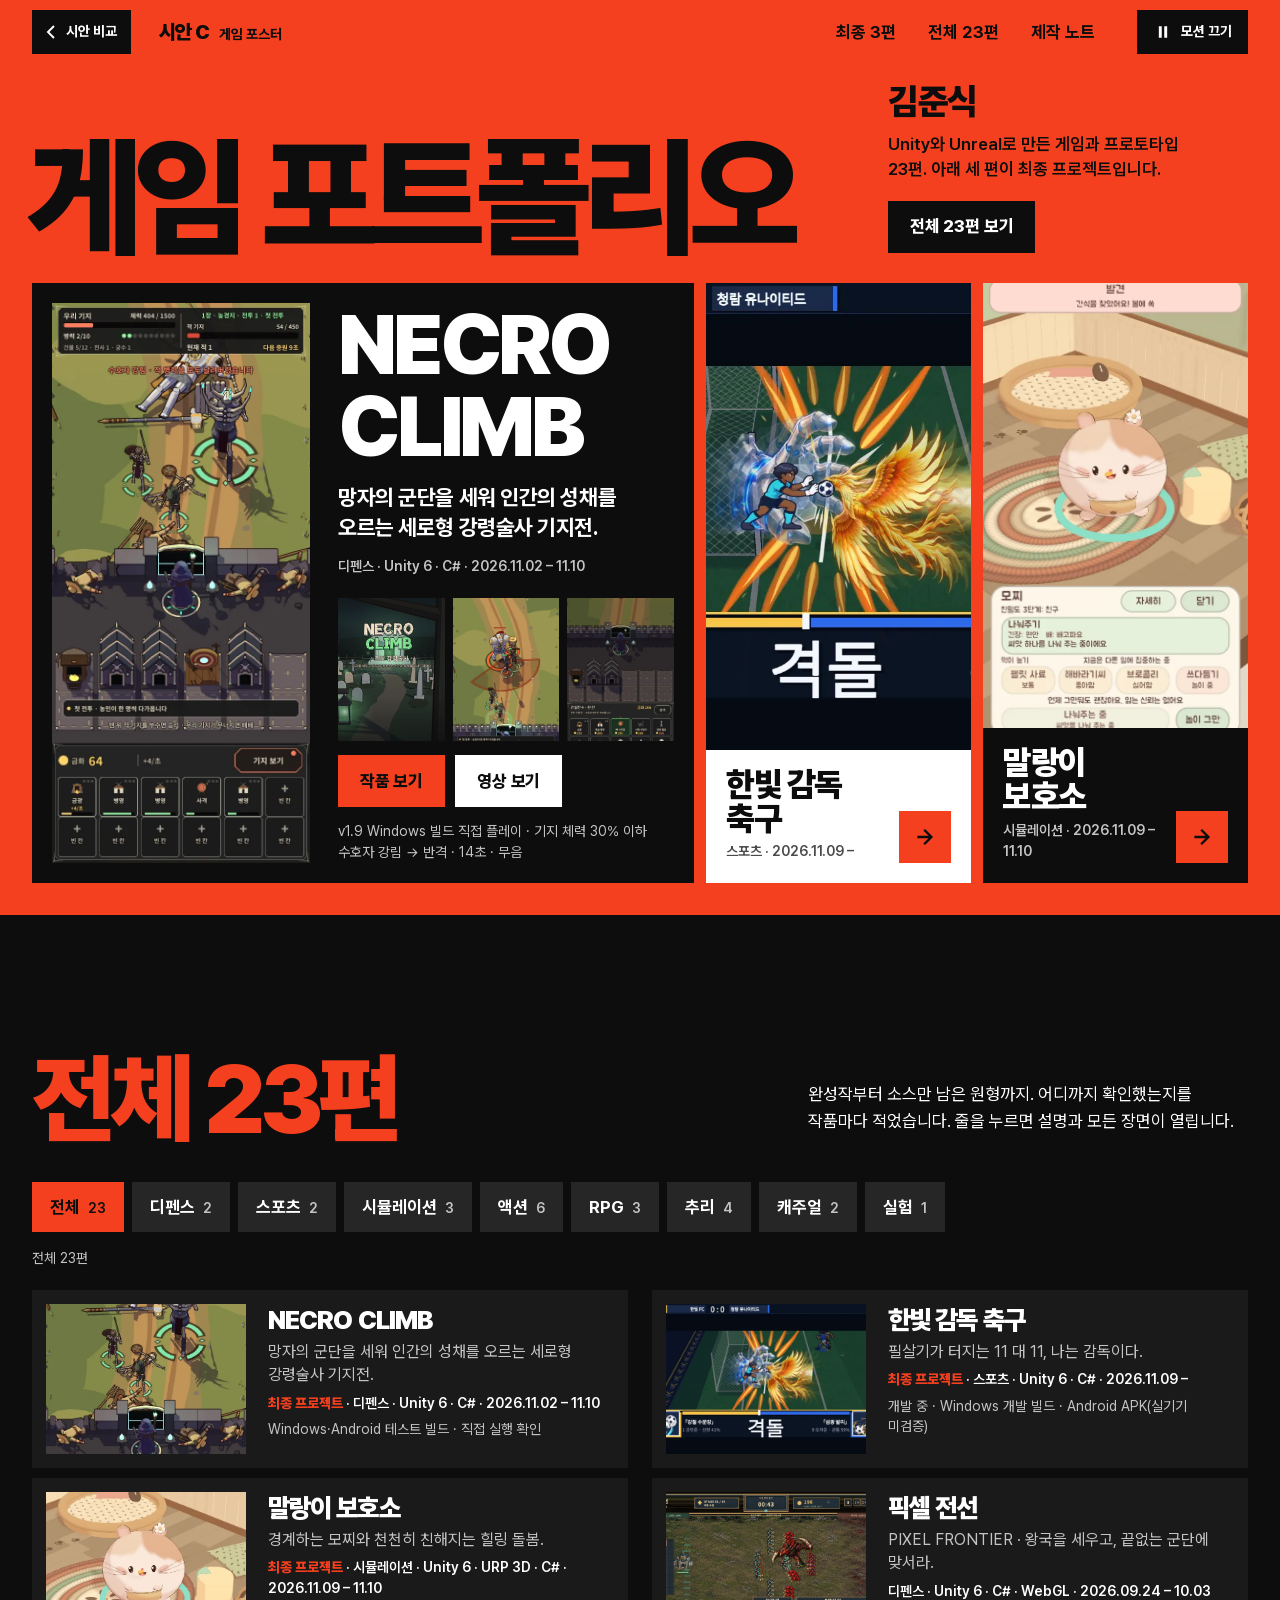
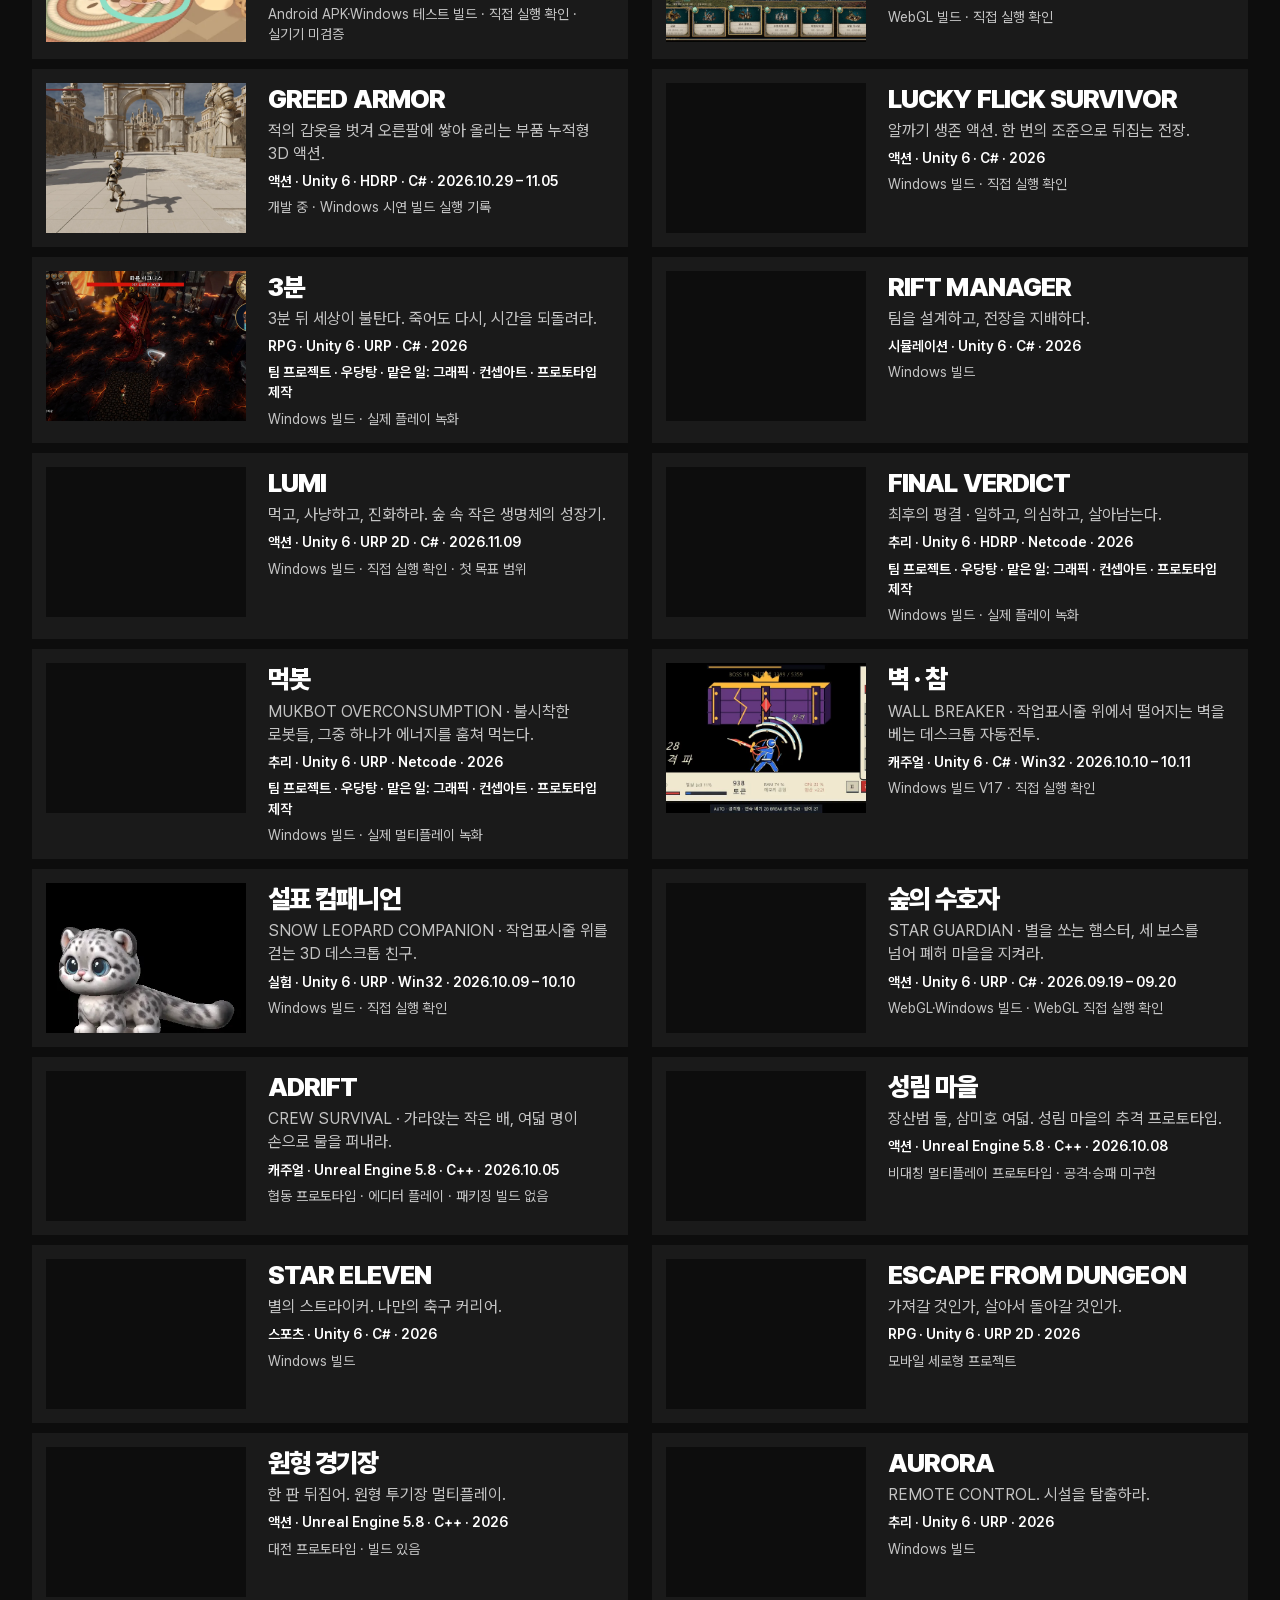
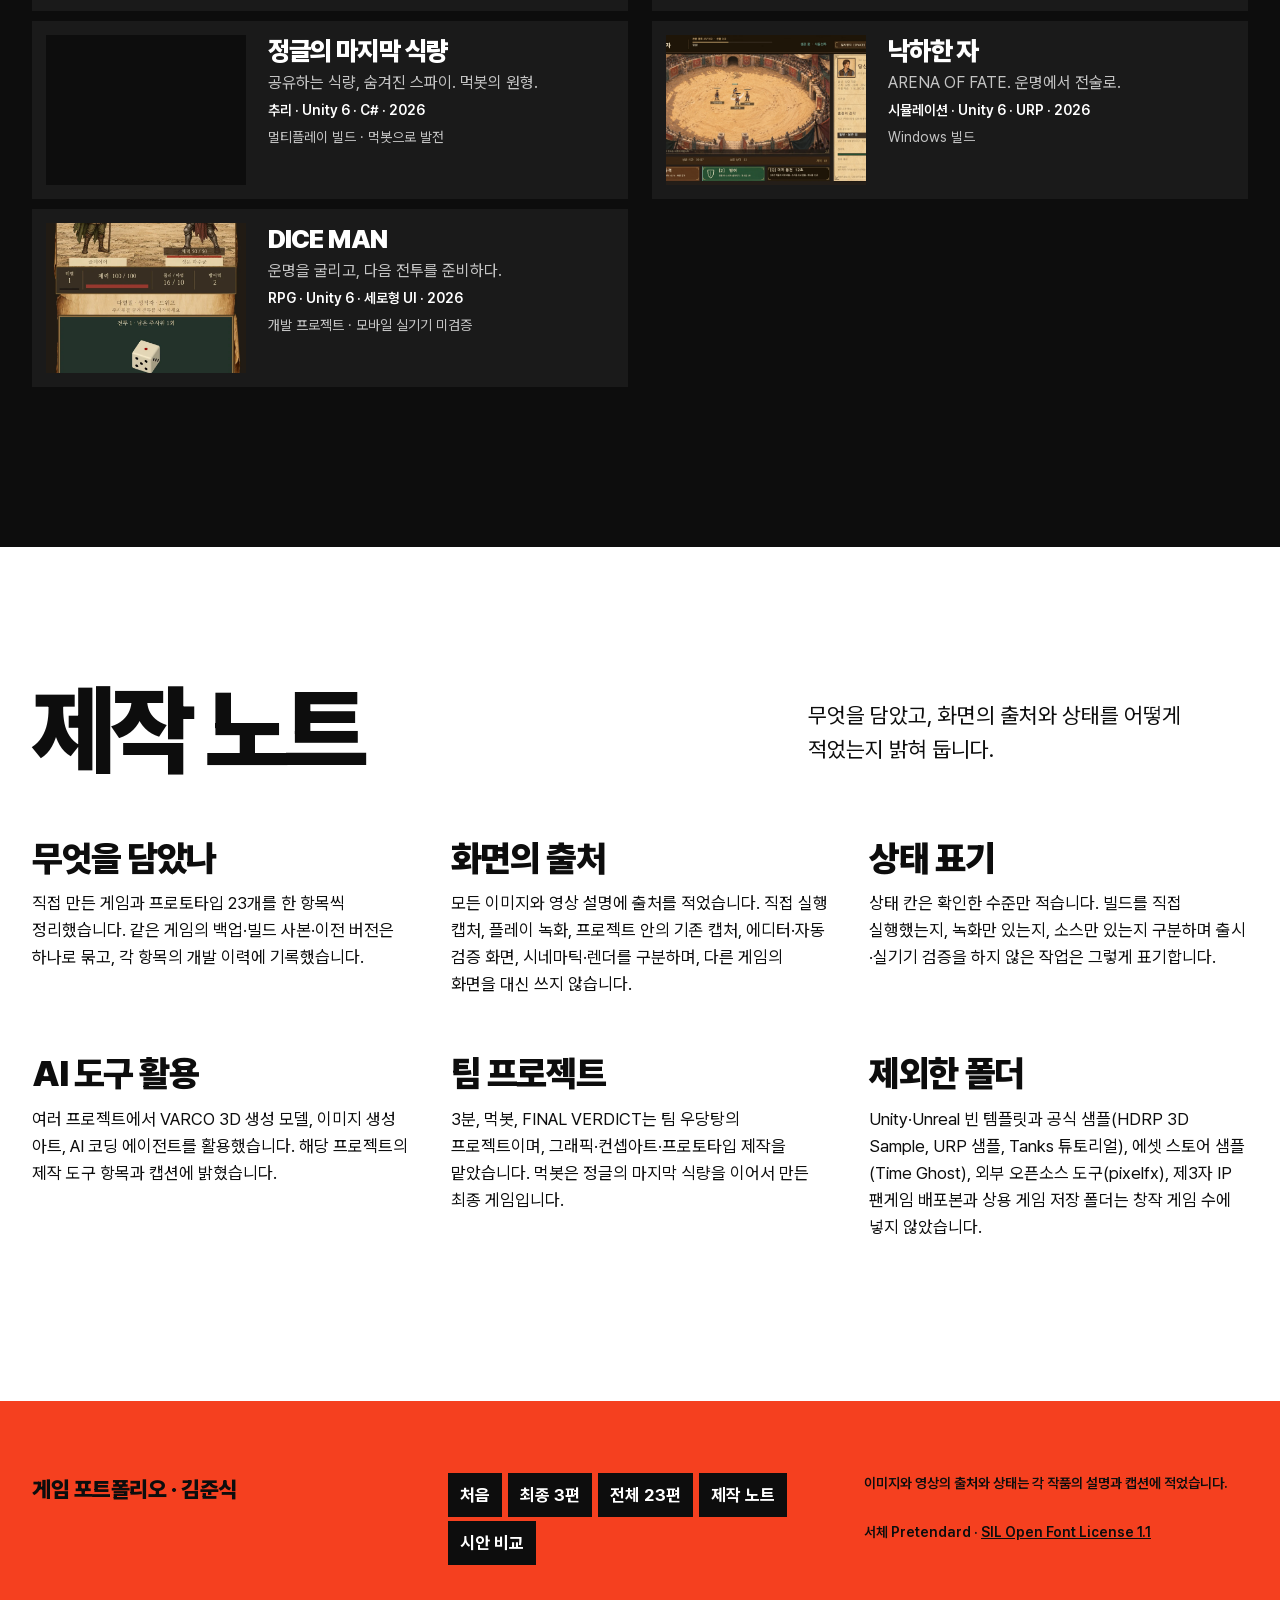
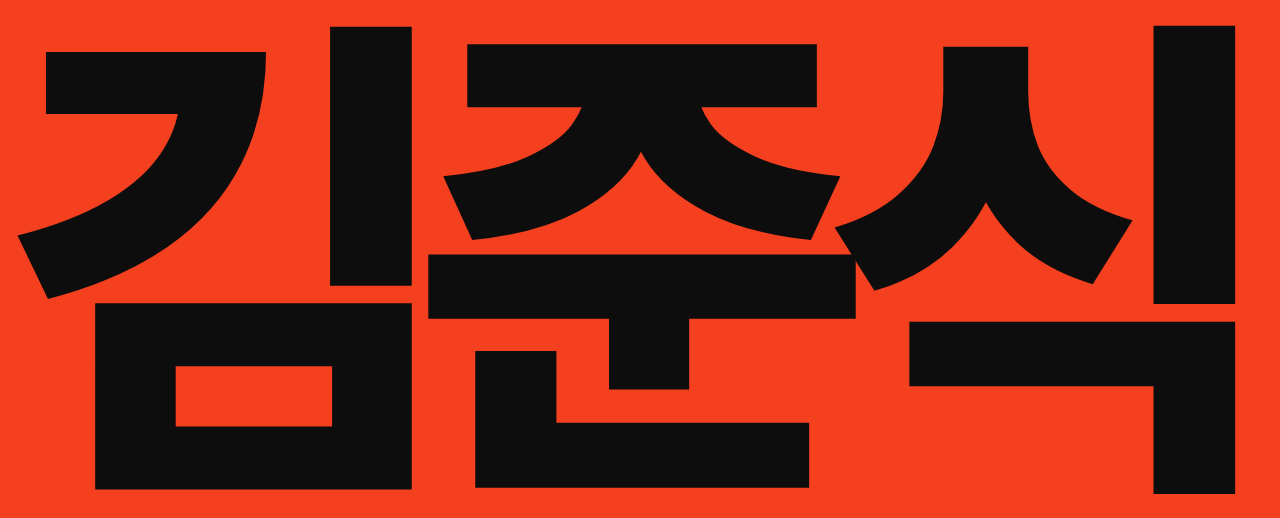
<file: concepts/round-2/c/index.html>
<!DOCTYPE html>
<html lang="ko">
<head>
  <meta charset="utf-8">
  <meta name="viewport" content="width=device-width, initial-scale=1">
  <title>게임 포트폴리오 · 김준식 — 시안 C 포스터</title>
  <meta name="description" content="김준식의 게임 포트폴리오 시안 C. 최종 프로젝트 세 편을 포스터처럼 펼치고, Unity·Unreal로 만든 게임·프로토타입 23편을 실제 플레이 녹화와 캡처로 소개합니다.">
  <meta name="theme-color" content="#f5401f">
  <meta name="robots" content="noindex">
  <link rel="preload" href="../../../media/necro-guardian.webp" as="image" fetchpriority="high">
  <link rel="stylesheet" href="../../../fonts/pretendard-variable.css">
  <link rel="stylesheet" href="styles.css">
  <script>
    (function (d) {
      d.classList.add('js');
      var mode = 'on';
      var reduce = window.matchMedia('(prefers-reduced-motion: reduce)').matches;
      try {
        var saved = localStorage.getItem('gp-r2c-motion');
        if (saved === 'on' || saved === 'off') mode = saved;
        else if (reduce) mode = 'off';
      } catch (e) {
        if (reduce) mode = 'off';
      }
      d.setAttribute('data-motion', mode);
    })(document.documentElement);
  </script>
  <script src="../../../games.js" defer></script>
  <script src="app.js" defer></script>
</head>
<body>
  <a class="skip" href="#main">본문으로 건너뛰기</a>

  <header class="bar">
    <a class="bar__back" href="../index.html">
      <svg viewBox="0 0 24 24" width="18" height="18" aria-hidden="true" focusable="false"><path d="M15 5l-7 7 7 7" fill="none" stroke="currentColor" stroke-width="2.6" stroke-linecap="square"/></svg>
      시안 비교
    </a>
    <p class="bar__brand"><a href="#top">시안 C</a> <span class="bar__letter">게임 포스터</span></p>
    <nav class="bar__nav" aria-label="주요 위치">
      <a href="#finals">최종 3편</a>
      <a href="#archive">전체 23편</a>
      <a href="#notes">제작 노트</a>
    </nav>
    <button class="bar__motion" id="motionToggle" type="button" aria-pressed="true">
      <svg class="bar__motion-icon" viewBox="0 0 24 24" width="20" height="20" aria-hidden="true" focusable="false"><path class="i-pause" d="M7 5h3.5v14H7zM13.5 5H17v14h-3.5z" fill="currentColor"/><path class="i-play" d="M7 4.5v15l12-7.5z" fill="currentColor"/></svg>
      <span class="bar__motion-label">모션 끄기</span>
    </button>
  </header>

  <main id="main" tabindex="-1">
    <p class="data-error" id="dataError" role="alert" hidden>작품 데이터를 불러오지 못했습니다. 페이지를 새로고침해 주세요.</p>

    <section class="hero" id="top" aria-labelledby="pageTitle">
      <div class="hero__top">
        <h1 class="monument" id="pageTitle"><span class="monument__line"><span class="monument__word">게임</span></span> <span class="monument__line"><span class="monument__word">포트폴리오</span></span></h1>
        <div class="hero__by">
          <p class="hero__name">김준식</p>
          <p class="hero__lede">Unity와 Unreal로 만든 게임과 프로토타입 23편. 아래 세 편이 최종 프로젝트입니다.</p>
          <a class="btn btn--black hero__all" href="#archive">전체 23편 보기</a>
        </div>
      </div>

      <nav class="jump" aria-label="최종 프로젝트 바로 가기">
        <a class="jump__item" href="#final-necro-climb"><img src="../../../media/necro-title.webp" alt="" width="720" height="1280" style="object-position: 50% 32%"><span class="jump__title">NECRO CLIMB</span><span class="jump__cat">디펜스</span></a>
        <a class="jump__item" href="#final-football-director"><img src="../../../media/hanbit-clash.webp" alt="" width="1280" height="720" style="object-position: 52% 45%"><span class="jump__title">한빛 감독 축구</span><span class="jump__cat">스포츠</span></a>
        <a class="jump__item" href="#final-mallang-shelter"><img src="../../../media/mallang-sharing.webp" alt="" width="540" height="960" style="object-position: 50% 40%"><span class="jump__title">말랑이 보호소</span><span class="jump__cat">시뮬레이션</span></a>
      </nav>

      <div class="finals" id="finals" role="group" aria-label="최종 프로젝트 세 편">
        <article class="poster poster--dark is-open" id="final-necro-climb" data-id="necro-climb" data-shape="portrait" aria-labelledby="title-necro-climb">
          <button class="poster__pick" type="button" aria-label="NECRO CLIMB 펼치기" aria-pressed="true" data-pick="necro-climb"></button>
          <div class="poster__peek" aria-hidden="true">
            <img class="poster__peek-img" src="../../../media/necro-title.webp" alt="" width="720" height="1280" style="object-position: 50% 30%">
            <div class="poster__peek-text">
              <p class="poster__peek-title">NECRO CLIMB</p>
              <p class="poster__peek-meta">디펜스 · 2026.11.02 – 11.10</p>
              <span class="poster__peek-cue"><svg viewBox="0 0 24 24" width="22" height="22" aria-hidden="true" focusable="false"><path d="M5 12h13M12 5l7 7-7 7" fill="none" stroke="currentColor" stroke-width="2.6" stroke-linecap="square"/></svg></span>
            </div>
          </div>
          <div class="poster__open">
            <figure class="poster__media">
              <div class="poster__frame" style="--ar: 540 / 1170; --crop: 50% 24%">
                <video class="poster__video" muted loop playsinline preload="none" poster="../../../media/necro-guardian.webp" data-src="../../../media/necro-guardian.mp4" width="540" height="1170" aria-label="NECRO CLIMB · 수호자 강림 영상"></video>
                <button class="poster__zoom" type="button" data-video="necro-climb" aria-label="NECRO CLIMB · 수호자 강림 영상 크게 보기"></button>
              </div>
              <figcaption class="poster__cap">v1.9 Windows 빌드 직접 플레이 · 기지 체력 30% 이하 수호자 강림 → 반격 · 14초 · 무음</figcaption>
            </figure>
            <div class="poster__text">
              <h2 class="poster__title" id="title-necro-climb" tabindex="-1"><span class="poster__title-line">NECRO</span> <span class="poster__title-line">CLIMB</span></h2>
              <p class="poster__sub">망자의 군단을 세워 인간의 성채를 오르는 세로형 강령술사 기지전.</p>
              <p class="poster__meta">디펜스 · Unity 6 · C# · 2026.11.02 – 11.10</p>
              <div class="poster__actions">
                <button class="btn btn--red" type="button" data-detail="necro-climb">작품 보기</button>
                <button class="btn btn--alt" type="button" data-video="necro-climb">영상 보기</button>
              </div>
            </div>
          </div>
        </article>

        <article class="poster poster--light" id="final-football-director" data-id="football-director" data-shape="landscape" aria-labelledby="title-football-director">
          <button class="poster__pick" type="button" aria-label="한빛 감독 축구 펼치기" aria-pressed="false" data-pick="football-director"></button>
          <div class="poster__peek" aria-hidden="true">
            <img class="poster__peek-img" src="../../../media/hanbit-clash.webp" alt="" width="1280" height="720" style="object-position: 52% 45%">
            <div class="poster__peek-text">
              <p class="poster__peek-title">한빛 감독 축구</p>
              <p class="poster__peek-meta">스포츠 · 2026.11.09 –</p>
              <span class="poster__peek-cue"><svg viewBox="0 0 24 24" width="22" height="22" aria-hidden="true" focusable="false"><path d="M5 12h13M12 5l7 7-7 7" fill="none" stroke="currentColor" stroke-width="2.6" stroke-linecap="square"/></svg></span>
            </div>
          </div>
          <div class="poster__open">
            <figure class="poster__media">
              <div class="poster__frame" style="--ar: 1280 / 720; --crop: 50% 50%">
                <video class="poster__video" muted loop playsinline preload="none" poster="../../../media/hanbit-clash.webp" data-src="../../../media/hanbit-clash.mp4" width="1280" height="720" aria-label="골키퍼 격돌 · 연속 프레임 영상"></video>
                <button class="poster__zoom" type="button" data-video="football-director" aria-label="골키퍼 격돌 · 연속 프레임 영상 크게 보기"></button>
              </div>
              <figcaption class="poster__cap">실제 경기 캡처 13장을 0.15초 간격으로 이은 2초 영상 · 실시간 녹화 아님 · 무음</figcaption>
            </figure>
            <div class="poster__text">
              <h2 class="poster__title" id="title-football-director" tabindex="-1"><span class="poster__title-line">한빛 감독</span> <span class="poster__title-line">축구</span></h2>
              <p class="poster__sub">필살기가 터지는 11 대 11, 나는 감독이다.</p>
              <p class="poster__meta">스포츠 · Unity 6 · C# · 2026.11.09 –</p>
              <div class="poster__actions">
                <button class="btn btn--red" type="button" data-detail="football-director">작품 보기</button>
                <button class="btn btn--alt" type="button" data-video="football-director">영상 보기</button>
              </div>
            </div>
          </div>
        </article>

        <article class="poster poster--dark" id="final-mallang-shelter" data-id="mallang-shelter" data-shape="portrait" aria-labelledby="title-mallang-shelter">
          <button class="poster__pick" type="button" aria-label="말랑이 보호소 펼치기" aria-pressed="false" data-pick="mallang-shelter"></button>
          <div class="poster__peek" aria-hidden="true">
            <img class="poster__peek-img" src="../../../media/mallang-sharing.webp" alt="" width="540" height="960" style="object-position: 50% 38%">
            <div class="poster__peek-text">
              <p class="poster__peek-title">말랑이 보호소</p>
              <p class="poster__peek-meta">시뮬레이션 · 2026.11.09 – 11.10</p>
              <span class="poster__peek-cue"><svg viewBox="0 0 24 24" width="22" height="22" aria-hidden="true" focusable="false"><path d="M5 12h13M12 5l7 7-7 7" fill="none" stroke="currentColor" stroke-width="2.6" stroke-linecap="square"/></svg></span>
            </div>
          </div>
          <div class="poster__open">
            <figure class="poster__media">
              <div class="poster__frame" style="--ar: 540 / 960; --crop: 50% 40%">
                <video class="poster__video" muted loop playsinline preload="none" poster="../../../media/mallang-help.webp" data-src="../../../media/mallang-snack.mp4" width="540" height="960" aria-label="말랑이 보호소 · 간식 찾기 영상"></video>
                <button class="poster__zoom" type="button" data-video="mallang-shelter" aria-label="말랑이 보호소 · 간식 찾기 영상 크게 보기"></button>
              </div>
              <figcaption class="poster__cap">카툰 빌드 직접 실행 녹화 · 자동 테스트가 가상 터치로 조작 · 도움 요청 → 천 들기 → 나눔 · 15초 · 무음</figcaption>
            </figure>
            <div class="poster__text">
              <h2 class="poster__title" id="title-mallang-shelter" tabindex="-1"><span class="poster__title-line">말랑이</span> <span class="poster__title-line">보호소</span></h2>
              <p class="poster__sub">경계하는 모찌와 천천히 친해지는 힐링 돌봄.</p>
              <p class="poster__meta">시뮬레이션 · Unity 6 · URP 3D · C# · 2026.11.09 – 11.10</p>
              <div class="poster__actions">
                <button class="btn btn--red" type="button" data-detail="mallang-shelter">작품 보기</button>
                <button class="btn btn--alt" type="button" data-video="mallang-shelter">영상 보기</button>
              </div>
            </div>
          </div>
        </article>
      </div>
    </section>

    <section class="archive" id="archive" aria-labelledby="archiveTitle">
      <header class="archive__head">
        <h2 class="archive__title" id="archiveTitle" data-reveal>전체 23편</h2>
        <p class="archive__lede" data-reveal>완성작부터 소스만 남은 원형까지. 어디까지 확인했는지를 작품마다 적었습니다. 줄을 누르면 설명과 모든 장면이 열립니다.</p>
      </header>
      <div class="filters" id="filters" role="group" aria-label="장르로 거르기"></div>
      <p class="archive__count" id="archiveCount" role="status" aria-live="polite"></p>
      <ul class="rows" id="rows"></ul>
      <noscript><p class="archive__noscript">작품 목록을 보려면 브라우저에서 JavaScript를 켜 주세요.</p></noscript>
    </section>

    <section class="notes" id="notes" aria-labelledby="notesTitle" tabindex="-1">
      <header class="notes__head">
        <h2 class="notes__title" id="notesTitle" data-reveal>제작 노트</h2>
        <p class="notes__lede" data-reveal>무엇을 담았고, 화면의 출처와 상태를 어떻게 적었는지 밝혀 둡니다.</p>
      </header>
      <div class="notes__list" id="notesList"></div>
    </section>
  </main>

  <footer class="end">
    <div class="end__top">
      <p class="end__title">게임 포트폴리오 · 김준식</p>
      <nav class="end__nav" aria-label="바닥글 이동">
        <a href="#top">처음</a>
        <a href="#finals">최종 3편</a>
        <a href="#archive">전체 23편</a>
        <a href="#notes">제작 노트</a>
        <a href="../index.html">시안 비교</a>
      </nav>
      <div class="end__fine">
        <p>이미지와 영상의 출처와 상태는 각 작품의 설명과 캡션에 적었습니다.</p>
        <p>서체 Pretendard · <a href="../../../fonts/LICENSE.txt">SIL Open Font License 1.1</a></p>
      </div>
    </div>
    <p class="end__name" aria-hidden="true">김준식</p>
  </footer>

  <dialog class="sheet" id="detail" aria-labelledby="detailTitle">
    <div class="sheet__scroll" id="detailScroll">
      <header class="sheet__head">
        <h2 class="sheet__title" id="detailTitle"></h2>
      </header>
        <button class="sheet__close" id="detailClose" type="button">
          닫기
          <svg viewBox="0 0 24 24" width="20" height="20" aria-hidden="true" focusable="false"><path d="M6 6l12 12M18 6 6 18" stroke="currentColor" stroke-width="2.6"/></svg>
        </button>
      <div class="sheet__body" id="detailBody"></div>
    </div>
  </dialog>

  <dialog class="viewer" id="viewer" aria-labelledby="viewerTitle">
    <div class="viewer__bar">
      <p class="viewer__title" id="viewerTitle"></p>
      <p class="viewer__count" id="viewerCount"></p>
      <button class="viewer__btn viewer__close" id="viewerClose" type="button" aria-label="크게 보기 닫기">
        <svg viewBox="0 0 24 24" width="22" height="22" aria-hidden="true" focusable="false"><path d="M6 6l12 12M18 6 6 18" stroke="currentColor" stroke-width="2.6"/></svg>
      </button>
    </div>
    <div class="viewer__stage">
      <button class="viewer__btn viewer__nav viewer__nav--prev" id="viewerPrev" type="button" aria-label="이전 장면">
        <svg viewBox="0 0 24 24" width="24" height="24" aria-hidden="true" focusable="false"><path d="M15 5l-7 7 7 7" fill="none" stroke="currentColor" stroke-width="2.6" stroke-linecap="square"/></svg>
      </button>
      <div class="viewer__content" id="viewerContent"></div>
      <button class="viewer__btn viewer__nav viewer__nav--next" id="viewerNext" type="button" aria-label="다음 장면">
        <svg viewBox="0 0 24 24" width="24" height="24" aria-hidden="true" focusable="false"><path d="M9 5l7 7-7 7" fill="none" stroke="currentColor" stroke-width="2.6" stroke-linecap="square"/></svg>
      </button>
    </div>
    <p class="viewer__caption" id="viewerCaption"></p>
  </dialog>
</body>
</html>
</file>
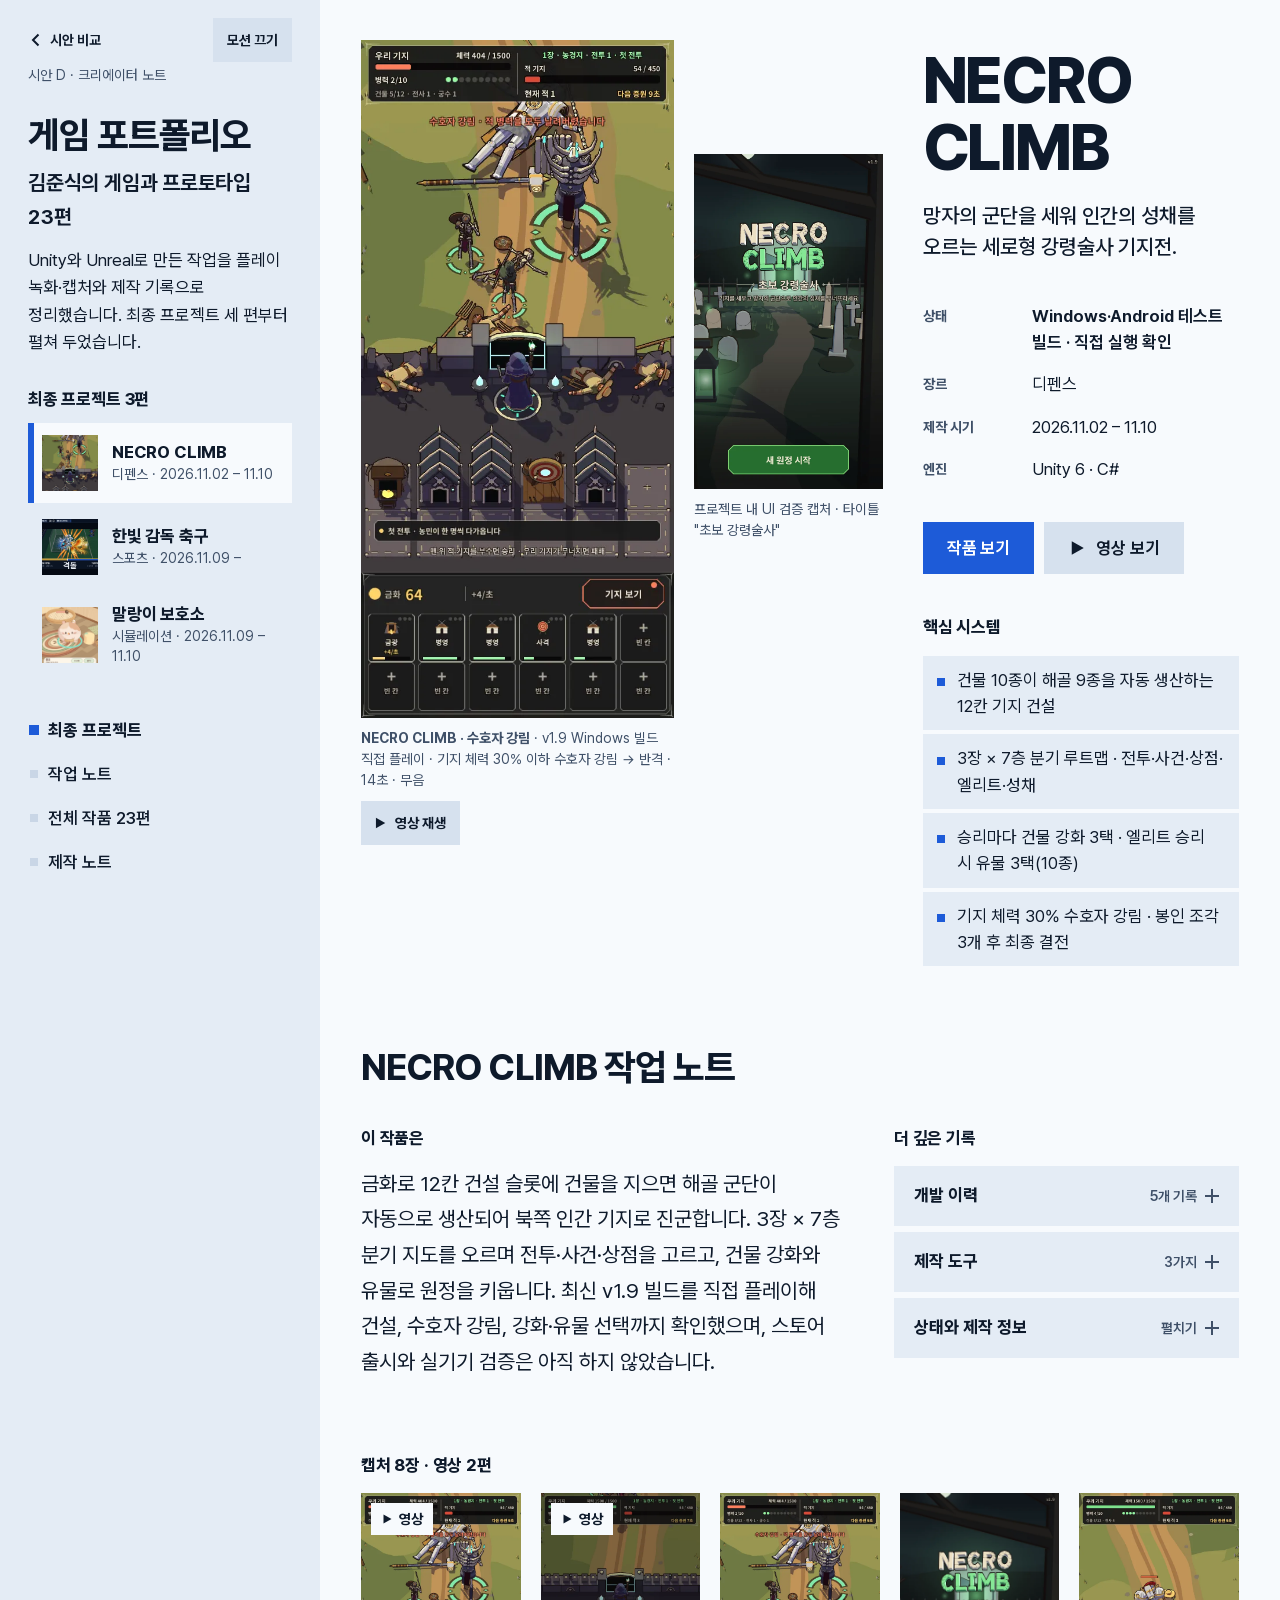
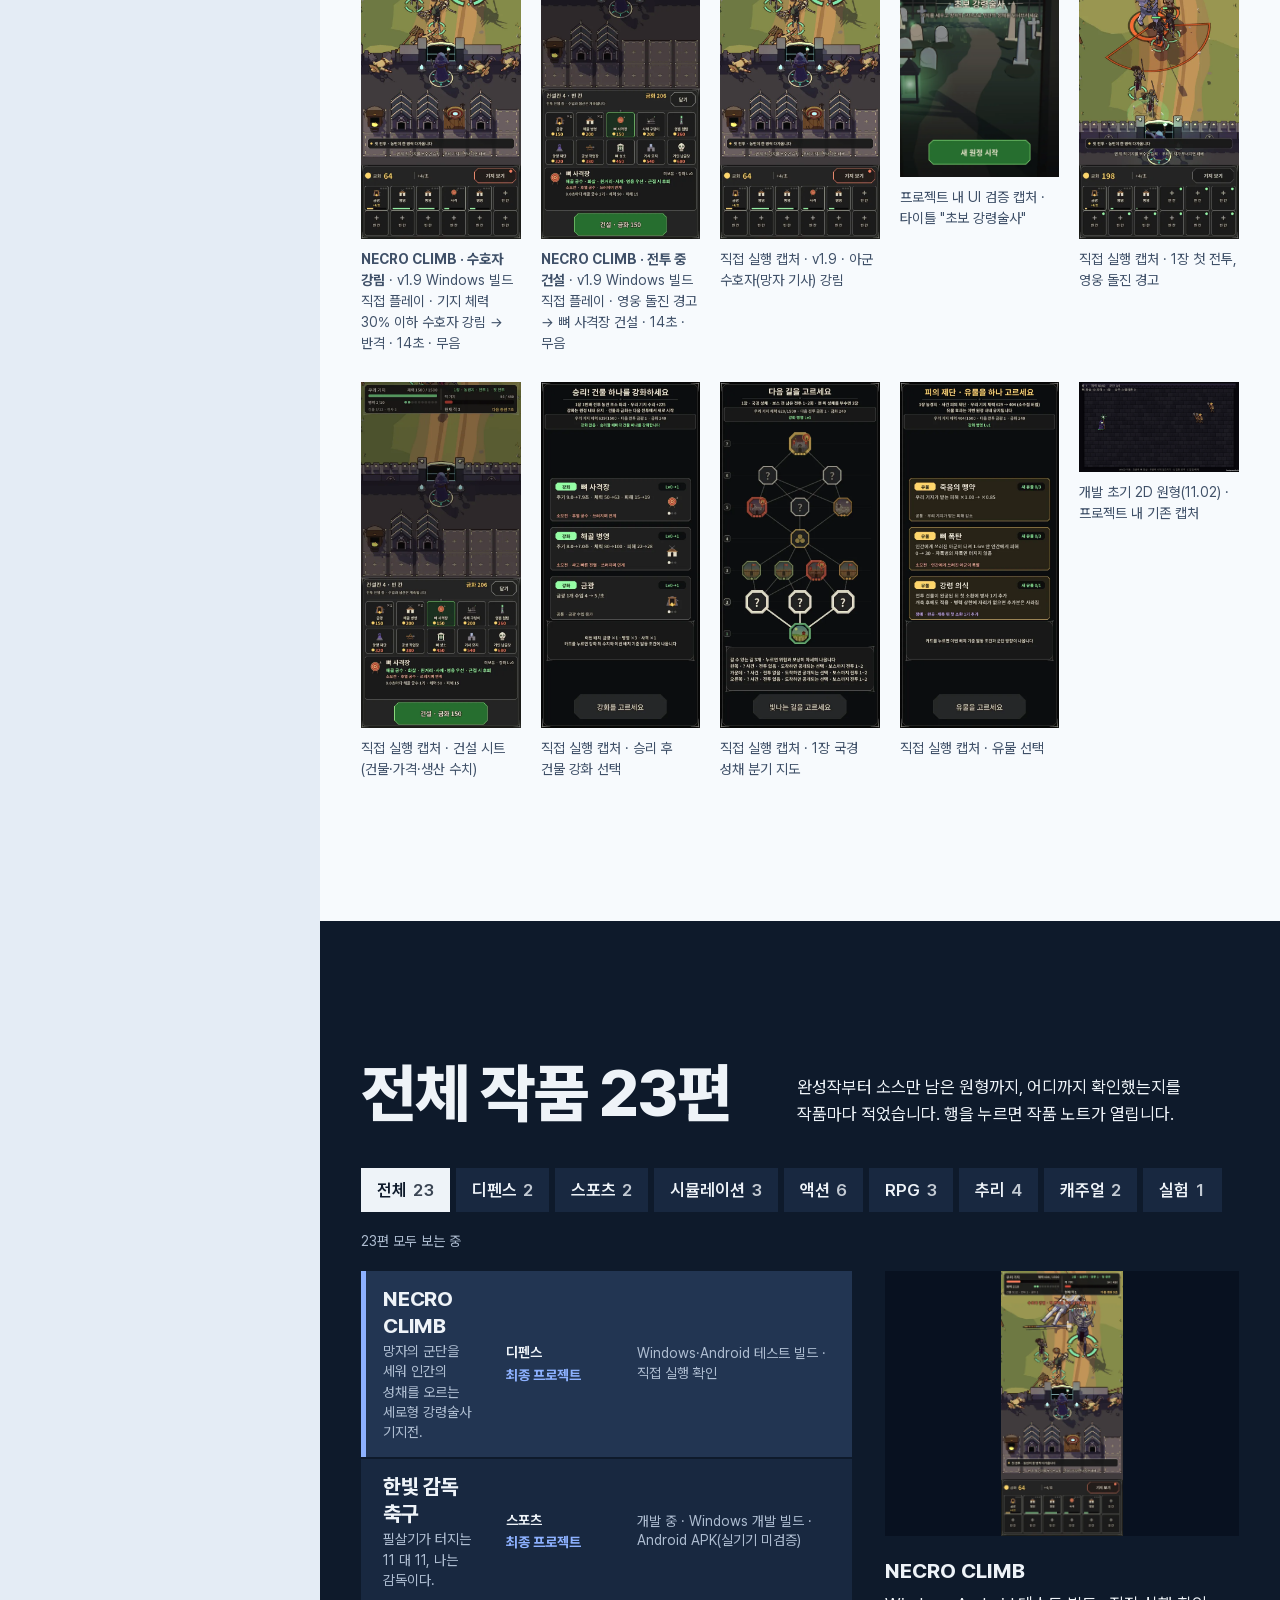
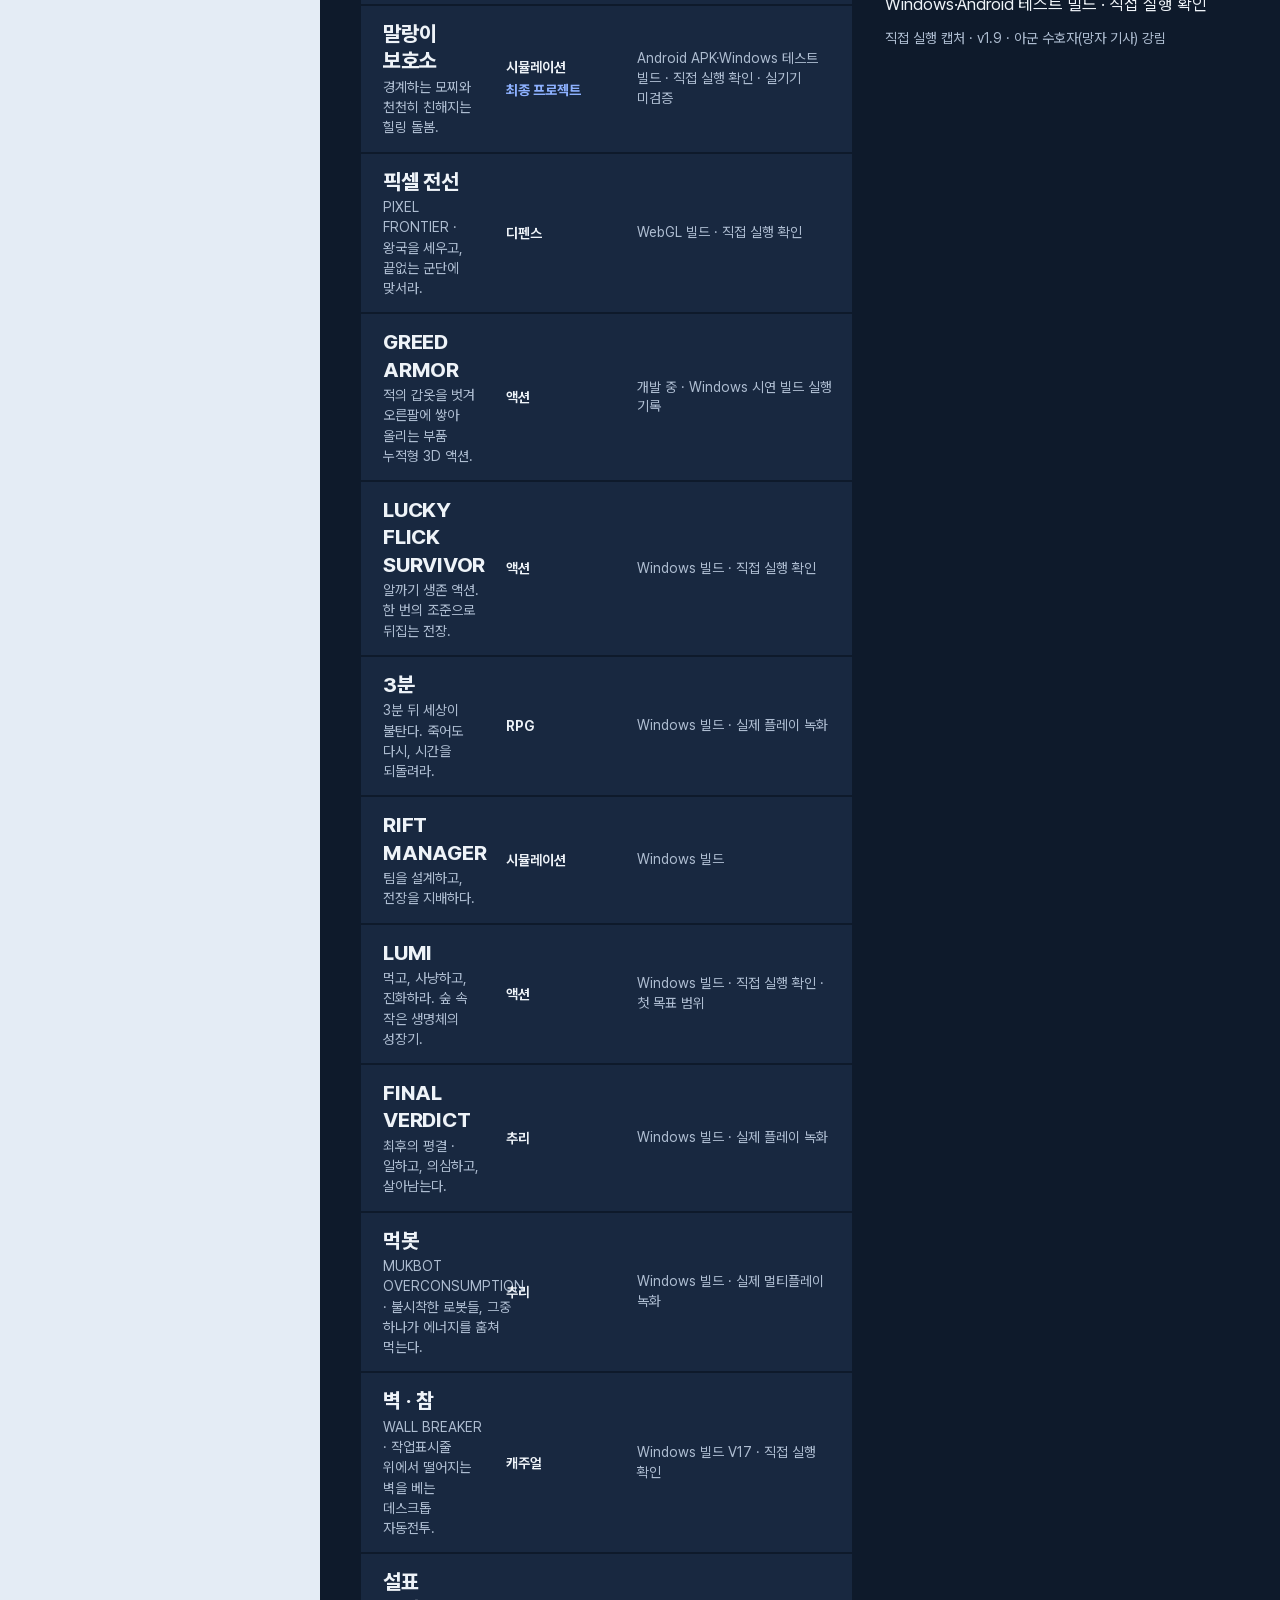
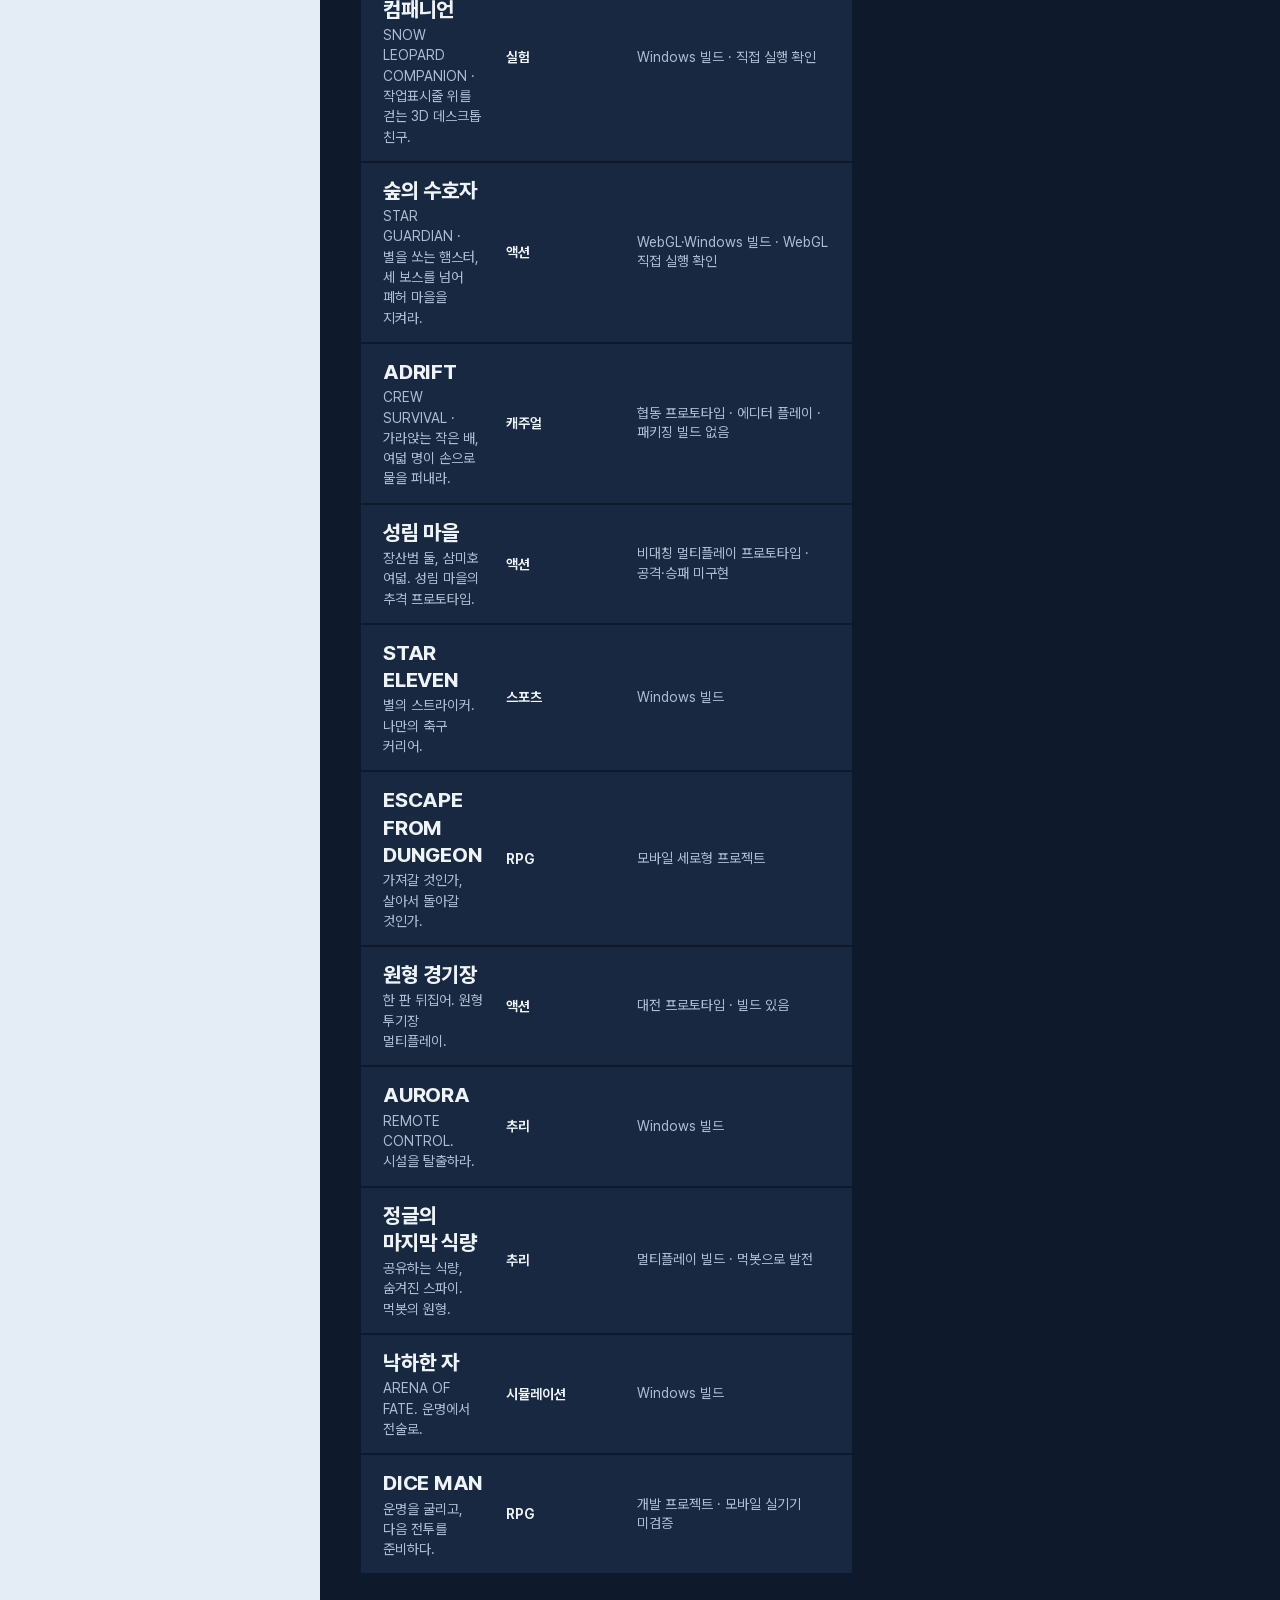
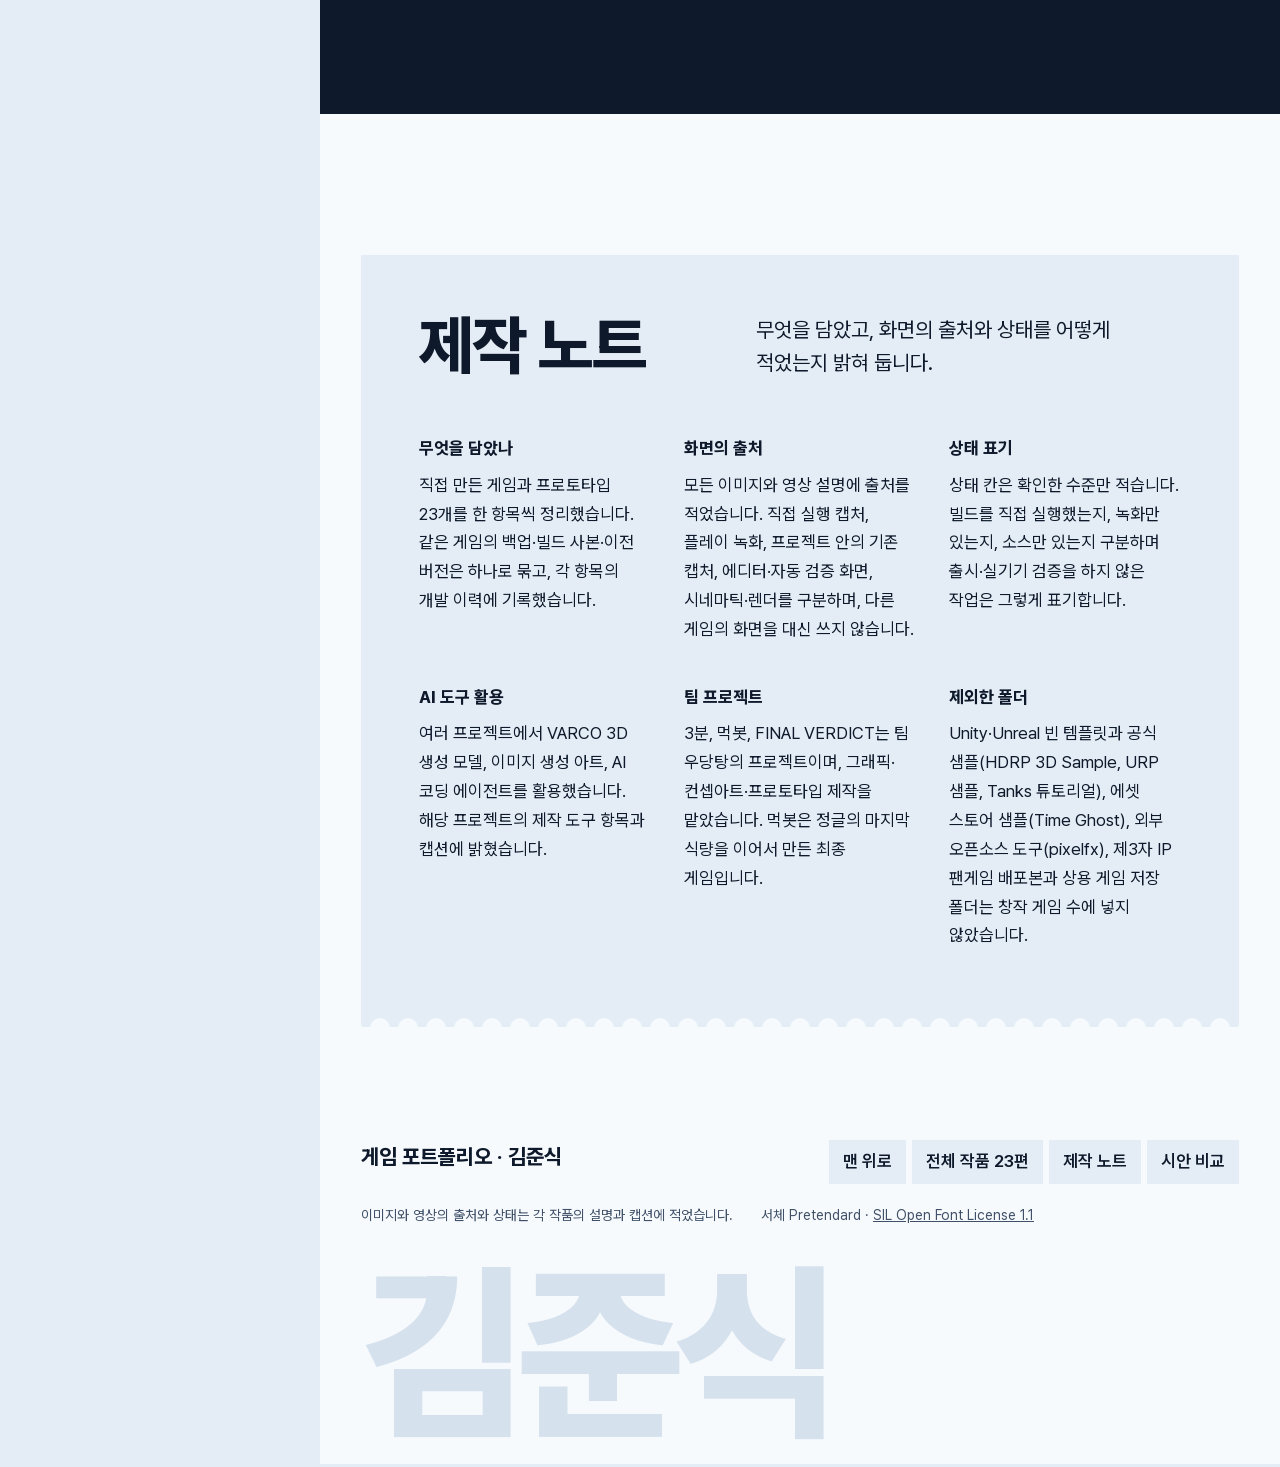
<file: concepts/round-2/d/index.html>
<!DOCTYPE html>
<html lang="ko">
<head>
  <meta charset="utf-8">
  <meta name="viewport" content="width=device-width, initial-scale=1">
  <title>게임 포트폴리오 · 김준식 — 시안 D 크리에이터 노트</title>
  <meta name="description" content="김준식의 게임 포트폴리오. 최종 프로젝트 세 편과 Unity·Unreal로 만든 게임·프로토타입 23편을 플레이 녹화·캡처와 제작 기록으로 정리한 제작 노트 시안입니다.">
  <meta name="theme-color" content="#e4ecf5">
  <meta name="color-scheme" content="light">
  <link rel="preload" href="../../../media/necro-guardian.webp" as="image" fetchpriority="high">
  <link rel="stylesheet" href="../../../fonts/pretendard-variable.css">
  <link rel="stylesheet" href="styles.css">
  <script>
    (function (d) {
      d.classList.add('js');
      var mode = 'on';
      var reduce = window.matchMedia && window.matchMedia('(prefers-reduced-motion: reduce)').matches;
      try {
        var saved = localStorage.getItem('gp-d-motion');
        mode = saved === 'on' || saved === 'off' ? saved : (reduce ? 'off' : 'on');
      } catch (e) { mode = reduce ? 'off' : 'on'; }
      d.setAttribute('data-motion', mode);
    })(document.documentElement);
  </script>
  <script src="../../../games.js" defer></script>
  <script src="app.js" defer></script>
</head>
<body>
  <a class="skip" href="#main">본문으로 건너뛰기</a>

  <div class="book" id="top">
    <aside class="rail" aria-label="작업 목차">
      <div class="rail__top">
        <a class="back" href="../index.html"><svg viewBox="0 0 16 16" width="16" height="16" aria-hidden="true"><path d="M10.5 2.5 5 8l5.5 5.5" fill="none" stroke="currentColor" stroke-width="2"/></svg>시안 비교</a>
        <span class="rail__letter">시안 D · 크리에이터 노트</span>
        <button class="motion" id="motionToggle" type="button" aria-pressed="false">모션 끄기</button>
      </div>

      <header class="intro">
        <h1 class="intro__title">게임 포트폴리오</h1>
        <p class="intro__name">김준식의 게임과 프로토타입 23편</p>
        <p class="intro__lede">Unity와 Unreal로 만든 작업을 플레이 녹화·캡처와 제작 기록으로 정리했습니다. 최종 프로젝트 세 편부터 펼쳐 두었습니다.</p>
      </header>

      <nav class="finals" id="finals" aria-labelledby="finalsHead">
        <h2 class="finals__head" id="finalsHead">최종 프로젝트 3편</h2>
        <div class="tabs" role="tablist" aria-labelledby="finalsHead">
          <button class="tab" role="tab" id="tab-necro-climb" data-id="necro-climb" aria-controls="project" aria-selected="true" type="button">
            <span class="tab__thumb"><img src="../../../media/necro-guardian.webp" alt="" width="540" height="1170" style="object-position:50% 30%"></span>
            <span class="tab__text"><span class="tab__title">NECRO CLIMB</span><span class="tab__meta">디펜스 · 2026.11</span></span>
          </button>
          <button class="tab" role="tab" id="tab-football-director" data-id="football-director" aria-controls="project" aria-selected="false" tabindex="-1" type="button">
            <span class="tab__thumb"><img src="../../../media/hanbit-clash.webp" alt="" width="1280" height="720" loading="lazy"></span>
            <span class="tab__text"><span class="tab__title">한빛 감독 축구</span><span class="tab__meta">스포츠 · 2026.11</span></span>
          </button>
          <button class="tab" role="tab" id="tab-mallang-shelter" data-id="mallang-shelter" aria-controls="project" aria-selected="false" tabindex="-1" type="button">
            <span class="tab__thumb"><img src="../../../media/mallang-sharing.webp" alt="" width="540" height="960" loading="lazy" style="object-position:50% 35%"></span>
            <span class="tab__text"><span class="tab__title">말랑이 보호소</span><span class="tab__meta">시뮬레이션 · 2026.11</span></span>
          </button>
        </div>
      </nav>

      <nav class="toc" aria-label="이 노트의 차례">
        <ul class="toc__list">
          <li><a class="toc__link" href="#project">최종 프로젝트</a></li>
          <li><a class="toc__link" href="#case">작업 노트</a></li>
          <li><a class="toc__link" href="#archive">전체 작품 23편</a></li>
          <li><a class="toc__link" href="#notes">제작 노트</a></li>
        </ul>
      </nav>
    </aside>

    <main class="page" id="main" tabindex="-1">
      <p class="data-error" id="dataError" role="alert" hidden>작품 데이터를 불러오지 못했습니다. 페이지를 새로고침해 주세요.</p>

      <article class="project" id="project" role="tabpanel" aria-labelledby="tab-necro-climb" tabindex="-1">
        <section class="spread" id="spread" data-anchor="spread" aria-labelledby="spreadTitle">
          <div class="spread__plates" id="plates"></div>
          <div class="spread__copy" id="spreadCopy">
            <h2 class="spread__title" id="spreadTitle">NECRO CLIMB</h2>
            <p class="spread__sub">망자의 군단을 세워 인간의 성채를 오르는 세로형 강령술사 기지전.</p>
          </div>
        </section>

        <section class="case" id="case" aria-labelledby="caseTitle">
          <h2 class="case__title" id="caseTitle">작업 노트</h2>
          <div class="case__body" id="caseBody"></div>
        </section>
      </article>

      <section class="archive" id="archive" aria-labelledby="archiveTitle">
        <div class="archive__head" data-reveal>
          <h2 class="archive__title" id="archiveTitle">전체 작품 23편</h2>
          <p class="archive__note">완성작부터 소스만 남은 원형까지, 어디까지 확인했는지를 작품마다 적었습니다. 행을 누르면 작품 노트가 열립니다.</p>
        </div>
        <div class="filters" id="filters" role="group" aria-label="장르로 거르기" data-reveal></div>
        <p class="archive__count" id="archiveCount" role="status" aria-live="polite"></p>
        <div class="archive__body">
          <ul class="rows" id="rows"></ul>
          <div class="preview" id="preview" aria-hidden="true">
            <div class="preview__stage" id="previewStage"></div>
            <p class="preview__title" id="previewTitle"></p>
            <p class="preview__status" id="previewStatus"></p>
            <p class="preview__caption" id="previewCaption"></p>
          </div>
        </div>
      </section>

      <section class="notes" id="notes" aria-labelledby="notesTitle">
        <div class="notes__sheet">
          <div class="notes__head" data-reveal>
            <h2 class="notes__title" id="notesTitle">제작 노트</h2>
            <p class="notes__lede">무엇을 담았고, 화면의 출처와 상태를 어떻게 적었는지 밝혀 둡니다.</p>
          </div>
          <div class="notes__list" id="notesList"></div>
        </div>
      </section>

      <footer class="end">
        <div class="end__card">
          <p class="end__line">게임 포트폴리오 · 김준식</p>
          <nav class="end__nav" aria-label="바닥글 이동">
            <a href="#top" id="toTop">맨 위로</a>
            <a href="#archive">전체 작품 23편</a>
            <a href="#notes">제작 노트</a>
            <a href="../index.html">시안 비교</a>
          </nav>
          <div class="end__fine">
            <p>이미지와 영상의 출처와 상태는 각 작품의 설명과 캡션에 적었습니다.</p>
            <p>서체 Pretendard · <a href="../../../fonts/LICENSE.txt">SIL Open Font License 1.1</a></p>
          </div>
        </div>
        <p class="end__name" aria-hidden="true">김준식</p>
      </footer>
    </main>
  </div>

  <dialog class="sheet" id="sheet" aria-labelledby="sheetTitle">
    <div class="sheet__bar">
      <p class="sheet__crumb" id="sheetCrumb"></p>
      <div class="sheet__steps">
        <button class="sheet__step" id="sheetPrev" type="button">이전 작품</button>
        <button class="sheet__step" id="sheetNext" type="button">다음 작품</button>
        <button class="sheet__close" id="sheetClose" type="button">닫기</button>
      </div>
    </div>
    <div class="sheet__body" id="sheetBody"></div>
  </dialog>

  <noscript><p class="noscript">이 시안은 작품 데이터를 스크립트로 불러옵니다. 스크립트를 켜면 23편의 작품 노트를 볼 수 있습니다.</p></noscript>
</body>
</html>
</file>
<file: fonts/pretendard-variable.css>
/*
Copyright (c) 2021 Kil Hyung-jin, with Reserved Font Name Pretendard.
https://github.com/orioncactus/pretendard

This Font Software is licensed under the SIL Open Font License, Version 1.1.
This license is copied below, and is also available with a FAQ at:
http://scripts.sil.org/OFL
*/
/* [0] */
@font-face {
	font-family: 'Pretendard Variable';
	font-style: normal;
	font-display: swap;
	font-weight: 45 920;
	src: url(woff2-dynamic-subset/PretendardVariable.subset.0.woff2) format('woff2-variations');
	unicode-range: U+f9ca-fa0b, U+ff03-ff05, U+ff07, U+ff0a-ff0b, U+ff0d-ff19, U+ff1b, U+ff1d, U+ff20-ff5b, U+ff5d, U+ffe0-ffe3, U+ffe5-ffe6;
}

/* [1] */
@font-face {
	font-family: 'Pretendard Variable';
	font-style: normal;
	font-display: swap;
	font-weight: 45 920;
	src: url(woff2-dynamic-subset/PretendardVariable.subset.1.woff2) format('woff2-variations');
	unicode-range: U+d723-d728, U+d72a-d733, U+d735-d748, U+d74a-d74f, U+d752-d753, U+d755-d757, U+d75a-d75f, U+d762-d764, U+d766-d768, U+d76a-d76b, U+d76d-d76f, U+d771-d787, U+d789-d78b, U+d78d-d78f, U+d791-d797, U+d79a, U+d79c, U+d79e-d7a3, U+f900-f909, U+f90b-f92e;
}

/* [2] */
@font-face {
	font-family: 'Pretendard Variable';
	font-style: normal;
	font-display: swap;
	font-weight: 45 920;
	src: url(woff2-dynamic-subset/PretendardVariable.subset.2.woff2) format('woff2-variations');
	unicode-range: U+d679-d68b, U+d68e-d69e, U+d6a0, U+d6a2-d6a7, U+d6a9-d6c3, U+d6c6-d6c7, U+d6c9-d6cb, U+d6cd-d6d3, U+d6d5-d6d6, U+d6d8-d6e3, U+d6e5-d6e7, U+d6e9-d6fb, U+d6fd-d717, U+d719-d71f, U+d721-d722;
}

/* [3] */
@font-face {
	font-family: 'Pretendard Variable';
	font-style: normal;
	font-display: swap;
	font-weight: 45 920;
	src: url(woff2-dynamic-subset/PretendardVariable.subset.3.woff2) format('woff2-variations');
	unicode-range: U+d5bc-d5c7, U+d5ca-d5cb, U+d5cd-d5cf, U+d5d1-d5d7, U+d5d9-d5da, U+d5dc, U+d5de-d5e3, U+d5e6-d5e7, U+d5e9-d5eb, U+d5ed-d5f6, U+d5f8, U+d5fa-d5ff, U+d602-d603, U+d605-d607, U+d609-d60f, U+d612-d613, U+d616-d61b, U+d61d-d637, U+d63a-d63b, U+d63d-d63f, U+d641-d647, U+d64a-d64c, U+d64e-d653, U+d656-d657, U+d659-d65b, U+d65d-d666, U+d668, U+d66a-d678;
}

/* [4] */
@font-face {
	font-family: 'Pretendard Variable';
	font-style: normal;
	font-display: swap;
	font-weight: 45 920;
	src: url(woff2-dynamic-subset/PretendardVariable.subset.4.woff2) format('woff2-variations');
	unicode-range: U+d507, U+d509-d50b, U+d50d-d513, U+d515-d53b, U+d53e-d53f, U+d541-d543, U+d545-d54c, U+d54e, U+d550, U+d552-d557, U+d55a-d55b, U+d55d-d55f, U+d561-d564, U+d566-d567, U+d56a, U+d56c, U+d56e-d573, U+d576-d577, U+d579-d583, U+d585-d586, U+d58a-d5a4, U+d5a6-d5bb;
}

/* [5] */
@font-face {
	font-family: 'Pretendard Variable';
	font-style: normal;
	font-display: swap;
	font-weight: 45 920;
	src: url(woff2-dynamic-subset/PretendardVariable.subset.5.woff2) format('woff2-variations');
	unicode-range: U+d464-d477, U+d47a-d47b, U+d47d-d47f, U+d481-d487, U+d489-d48a, U+d48c, U+d48e-d4e7, U+d4e9-d503, U+d505-d506;
}

/* [6] */
@font-face {
	font-family: 'Pretendard Variable';
	font-style: normal;
	font-display: swap;
	font-weight: 45 920;
	src: url(woff2-dynamic-subset/PretendardVariable.subset.6.woff2) format('woff2-variations');
	unicode-range: U+d3bf-d3c7, U+d3ca-d3cf, U+d3d1-d3eb, U+d3ee-d3ef, U+d3f1-d3f3, U+d3f5-d3fb, U+d3fd-d400, U+d402-d45b, U+d45d-d463;
}

/* [7] */
@font-face {
	font-family: 'Pretendard Variable';
	font-style: normal;
	font-display: swap;
	font-weight: 45 920;
	src: url(woff2-dynamic-subset/PretendardVariable.subset.7.woff2) format('woff2-variations');
	unicode-range: U+d2ff, U+d302-d304, U+d306-d30b, U+d30f, U+d311-d313, U+d315-d31b, U+d31e, U+d322-d324, U+d326-d327, U+d32a-d32b, U+d32d-d32f, U+d331-d337, U+d339-d33c, U+d33e-d37b, U+d37e-d37f, U+d381-d383, U+d385-d38b, U+d38e-d390, U+d392-d397, U+d39a-d39b, U+d39d-d39f, U+d3a1-d3a7, U+d3a9-d3aa, U+d3ac, U+d3ae-d3b3, U+d3b5-d3b7, U+d3b9-d3bb, U+d3bd-d3be;
}

/* [8] */
@font-face {
	font-family: 'Pretendard Variable';
	font-style: normal;
	font-display: swap;
	font-weight: 45 920;
	src: url(woff2-dynamic-subset/PretendardVariable.subset.8.woff2) format('woff2-variations');
	unicode-range: U+d257-d27f, U+d281-d29b, U+d29d-d29f, U+d2a1-d2ab, U+d2ad-d2b7, U+d2ba-d2bb, U+d2bd-d2bf, U+d2c1-d2c7, U+d2c9-d2ef, U+d2f2-d2f3, U+d2f5-d2f7, U+d2f9-d2fe;
}

/* [9] */
@font-face {
	font-family: 'Pretendard Variable';
	font-style: normal;
	font-display: swap;
	font-weight: 45 920;
	src: url(woff2-dynamic-subset/PretendardVariable.subset.9.woff2) format('woff2-variations');
	unicode-range: U+d1b4, U+d1b6-d1f3, U+d1f5-d22b, U+d22e-d22f, U+d231-d233, U+d235-d23b, U+d23d-d240, U+d242-d256;
}

/* [10] */
@font-face {
	font-family: 'Pretendard Variable';
	font-style: normal;
	font-display: swap;
	font-weight: 45 920;
	src: url(woff2-dynamic-subset/PretendardVariable.subset.10.woff2) format('woff2-variations');
	unicode-range: U+d105-d12f, U+d132-d133, U+d135-d137, U+d139-d13f, U+d141-d142, U+d144, U+d146-d14b, U+d14e-d14f, U+d151-d153, U+d155-d15b, U+d15e-d187, U+d189-d19f, U+d1a2-d1a3, U+d1a5-d1a7, U+d1a9-d1af, U+d1b2-d1b3;
}

/* [11] */
@font-face {
	font-family: 'Pretendard Variable';
	font-style: normal;
	font-display: swap;
	font-weight: 45 920;
	src: url(woff2-dynamic-subset/PretendardVariable.subset.11.woff2) format('woff2-variations');
	unicode-range: U+d04b-d04f, U+d051-d057, U+d059-d06b, U+d06d-d06f, U+d071-d073, U+d075-d07b, U+d07e-d0a3, U+d0a6-d0a7, U+d0a9-d0ab, U+d0ad-d0b3, U+d0b6, U+d0b8, U+d0ba-d0bf, U+d0c2-d0c3, U+d0c5-d0c7, U+d0c9-d0cf, U+d0d2, U+d0d6-d0db, U+d0de-d0df, U+d0e1-d0e3, U+d0e5-d0eb, U+d0ee-d0f0, U+d0f2-d104;
}

/* [12] */
@font-face {
	font-family: 'Pretendard Variable';
	font-style: normal;
	font-display: swap;
	font-weight: 45 920;
	src: url(woff2-dynamic-subset/PretendardVariable.subset.12.woff2) format('woff2-variations');
	unicode-range: U+cfa2-cfc3, U+cfc5-cfdf, U+cfe2-cfe3, U+cfe5-cfe7, U+cfe9-cff4, U+cff6-cffb, U+cffd-cfff, U+d001-d003, U+d005-d017, U+d019-d033, U+d036-d037, U+d039-d03b, U+d03d-d04a;
}

/* [13] */
@font-face {
	font-family: 'Pretendard Variable';
	font-style: normal;
	font-display: swap;
	font-weight: 45 920;
	src: url(woff2-dynamic-subset/PretendardVariable.subset.13.woff2) format('woff2-variations');
	unicode-range: U+cef0-cef3, U+cef6, U+cef9-ceff, U+cf01-cf03, U+cf05-cf07, U+cf09-cf0f, U+cf11-cf12, U+cf14-cf1b, U+cf1d-cf1f, U+cf21-cf2f, U+cf31-cf53, U+cf56-cf57, U+cf59-cf5b, U+cf5d-cf63, U+cf66, U+cf68, U+cf6a-cf6f, U+cf71-cf84, U+cf86-cf8b, U+cf8d-cfa1;
}

/* [14] */
@font-face {
	font-family: 'Pretendard Variable';
	font-style: normal;
	font-display: swap;
	font-weight: 45 920;
	src: url(woff2-dynamic-subset/PretendardVariable.subset.14.woff2) format('woff2-variations');
	unicode-range: U+ce3c-ce57, U+ce5a-ce5b, U+ce5d-ce5f, U+ce61-ce67, U+ce6a, U+ce6c, U+ce6e-ce73, U+ce76-ce77, U+ce79-ce7b, U+ce7d-ce83, U+ce85-ce88, U+ce8a-ce8f, U+ce91-ce93, U+ce95-ce97, U+ce99-ce9f, U+cea2, U+cea4-ceab, U+cead-cee3, U+cee6-cee7, U+cee9-ceeb, U+ceed-ceef;
}

/* [15] */
@font-face {
	font-family: 'Pretendard Variable';
	font-style: normal;
	font-display: swap;
	font-weight: 45 920;
	src: url(woff2-dynamic-subset/PretendardVariable.subset.15.woff2) format('woff2-variations');
	unicode-range: U+cd92-cd93, U+cd96-cd97, U+cd99-cd9b, U+cd9d-cda3, U+cda6-cda8, U+cdaa-cdaf, U+cdb1-cdc3, U+cdc5-cdcb, U+cdcd-cde7, U+cde9-ce03, U+ce05-ce1f, U+ce22-ce34, U+ce36-ce3b;
}

/* [16] */
@font-face {
	font-family: 'Pretendard Variable';
	font-style: normal;
	font-display: swap;
	font-weight: 45 920;
	src: url(woff2-dynamic-subset/PretendardVariable.subset.16.woff2) format('woff2-variations');
	unicode-range: U+ccef-cd07, U+cd0a-cd0b, U+cd0d-cd1a, U+cd1c, U+cd1e-cd2b, U+cd2d-cd5b, U+cd5d-cd77, U+cd79-cd91;
}

/* [17] */
@font-face {
	font-family: 'Pretendard Variable';
	font-style: normal;
	font-display: swap;
	font-weight: 45 920;
	src: url(woff2-dynamic-subset/PretendardVariable.subset.17.woff2) format('woff2-variations');
	unicode-range: U+cc3f-cc43, U+cc46-cc47, U+cc49-cc4b, U+cc4d-cc53, U+cc55-cc58, U+cc5a-cc5f, U+cc61-cc97, U+cc9a-cc9b, U+cc9d-cc9f, U+cca1-cca7, U+ccaa, U+ccac, U+ccae-ccb3, U+ccb6-ccb7, U+ccb9-ccbb, U+ccbd-cccf, U+ccd1-cce3, U+cce5-ccee;
}

/* [18] */
@font-face {
	font-family: 'Pretendard Variable';
	font-style: normal;
	font-display: swap;
	font-weight: 45 920;
	src: url(woff2-dynamic-subset/PretendardVariable.subset.18.woff2) format('woff2-variations');
	unicode-range: U+cb91-cbd3, U+cbd5-cbe3, U+cbe5-cc0b, U+cc0e-cc0f, U+cc11-cc13, U+cc15-cc1b, U+cc1d-cc20, U+cc23-cc27, U+cc2a-cc2b, U+cc2d, U+cc2f, U+cc31-cc37, U+cc3a, U+cc3c;
}

/* [19] */
@font-face {
	font-family: 'Pretendard Variable';
	font-style: normal;
	font-display: swap;
	font-weight: 45 920;
	src: url(woff2-dynamic-subset/PretendardVariable.subset.19.woff2) format('woff2-variations');
	unicode-range: U+caf4-cb47, U+cb4a-cb90;
}

/* [20] */
@font-face {
	font-family: 'Pretendard Variable';
	font-style: normal;
	font-display: swap;
	font-weight: 45 920;
	src: url(woff2-dynamic-subset/PretendardVariable.subset.20.woff2) format('woff2-variations');
	unicode-range: U+ca4a-ca4b, U+ca4e-ca4f, U+ca51-ca53, U+ca55-ca5b, U+ca5d-ca60, U+ca62-ca83, U+ca85-cabb, U+cabe-cabf, U+cac1-cac3, U+cac5-cacb, U+cacd-cad0, U+cad2, U+cad4-cad8, U+cada-caf3;
}

/* [21] */
@font-face {
	font-family: 'Pretendard Variable';
	font-style: normal;
	font-display: swap;
	font-weight: 45 920;
	src: url(woff2-dynamic-subset/PretendardVariable.subset.21.woff2) format('woff2-variations');
	unicode-range: U+c996-c997, U+c99a-c99c, U+c99e-c9bf, U+c9c2-c9c3, U+c9c5-c9c7, U+c9c9-c9cf, U+c9d2, U+c9d4, U+c9d7-c9d8, U+c9db, U+c9de-c9df, U+c9e1-c9e3, U+c9e5-c9e6, U+c9e8-c9eb, U+c9ee-c9f0, U+c9f2-c9f7, U+c9f9-ca0b, U+ca0d-ca28, U+ca2a-ca49;
}

/* [22] */
@font-face {
	font-family: 'Pretendard Variable';
	font-style: normal;
	font-display: swap;
	font-weight: 45 920;
	src: url(woff2-dynamic-subset/PretendardVariable.subset.22.woff2) format('woff2-variations');
	unicode-range: U+c8e9-c8f4, U+c8f6-c8fb, U+c8fe-c8ff, U+c901-c903, U+c905-c90b, U+c90e-c910, U+c912-c917, U+c919-c92b, U+c92d-c94f, U+c951-c953, U+c955-c96b, U+c96d-c973, U+c975-c987, U+c98a-c98b, U+c98d-c98f, U+c991-c995;
}

/* [23] */
@font-face {
	font-family: 'Pretendard Variable';
	font-style: normal;
	font-display: swap;
	font-weight: 45 920;
	src: url(woff2-dynamic-subset/PretendardVariable.subset.23.woff2) format('woff2-variations');
	unicode-range: U+c841-c84b, U+c84d-c86f, U+c872-c873, U+c875-c877, U+c879-c87f, U+c882-c884, U+c887-c88a, U+c88d-c8c3, U+c8c5-c8df, U+c8e1-c8e8;
}

/* [24] */
@font-face {
	font-family: 'Pretendard Variable';
	font-style: normal;
	font-display: swap;
	font-weight: 45 920;
	src: url(woff2-dynamic-subset/PretendardVariable.subset.24.woff2) format('woff2-variations');
	unicode-range: U+c779-c77b, U+c77e-c782, U+c786, U+c78b, U+c78d, U+c78f, U+c792-c793, U+c795, U+c797, U+c799-c79f, U+c7a2, U+c7a7-c7ab, U+c7ae-c7bb, U+c7bd-c7c0, U+c7c2-c7c7, U+c7c9-c7dc, U+c7de-c7ff, U+c802-c803, U+c805-c807, U+c809, U+c80b-c80f, U+c812, U+c814, U+c817-c81b, U+c81e-c81f, U+c821-c823, U+c825-c82e, U+c830-c837, U+c839-c83b, U+c83d-c840;
}

/* [25] */
@font-face {
	font-family: 'Pretendard Variable';
	font-style: normal;
	font-display: swap;
	font-weight: 45 920;
	src: url(woff2-dynamic-subset/PretendardVariable.subset.25.woff2) format('woff2-variations');
	unicode-range: U+c6bb-c6bf, U+c6c2, U+c6c4, U+c6c6-c6cb, U+c6ce-c6cf, U+c6d1-c6d3, U+c6d5-c6db, U+c6dd-c6df, U+c6e1-c6e7, U+c6e9-c6eb, U+c6ed-c6ef, U+c6f1-c6f8, U+c6fa-c703, U+c705-c707, U+c709-c70b, U+c70d-c716, U+c718, U+c71a-c71f, U+c722-c723, U+c725-c727, U+c729-c734, U+c736-c73b, U+c73e-c73f, U+c741-c743, U+c745-c74b, U+c74e-c750, U+c752-c757, U+c759-c773, U+c776-c777;
}

/* [26] */
@font-face {
	font-family: 'Pretendard Variable';
	font-style: normal;
	font-display: swap;
	font-weight: 45 920;
	src: url(woff2-dynamic-subset/PretendardVariable.subset.26.woff2) format('woff2-variations');
	unicode-range: U+c5f5-c5fb, U+c5fe, U+c602-c605, U+c607, U+c609-c60f, U+c611-c61a, U+c61c-c623, U+c626-c627, U+c629-c62b, U+c62d, U+c62f-c632, U+c636, U+c638, U+c63a-c63f, U+c642-c643, U+c645-c647, U+c649-c652, U+c656-c65b, U+c65d-c65f, U+c661-c663, U+c665-c677, U+c679-c67b, U+c67d-c693, U+c696-c697, U+c699-c69b, U+c69d-c6a3, U+c6a6, U+c6a8, U+c6aa-c6af, U+c6b2-c6b3, U+c6b5-c6b7, U+c6b9-c6ba;
}

/* [27] */
@font-face {
	font-family: 'Pretendard Variable';
	font-style: normal;
	font-display: swap;
	font-weight: 45 920;
	src: url(woff2-dynamic-subset/PretendardVariable.subset.27.woff2) format('woff2-variations');
	unicode-range: U+c517-c527, U+c52a-c52b, U+c52d-c52f, U+c531-c538, U+c53a, U+c53c, U+c53e-c543, U+c546-c547, U+c54b, U+c54d-c552, U+c556, U+c55a-c55b, U+c55d, U+c55f, U+c562-c563, U+c565-c567, U+c569-c56f, U+c572, U+c574, U+c576-c57b, U+c57e-c57f, U+c581-c583, U+c585-c586, U+c588-c58b, U+c58e, U+c590, U+c592-c596, U+c599-c5b3, U+c5b6-c5b7, U+c5ba, U+c5be-c5c3, U+c5ca-c5cb, U+c5cd, U+c5cf, U+c5d2-c5d3, U+c5d5-c5d7, U+c5d9-c5df, U+c5e1-c5e2, U+c5e4, U+c5e6-c5eb, U+c5ef, U+c5f1-c5f3;
}

/* [28] */
@font-face {
	font-family: 'Pretendard Variable';
	font-style: normal;
	font-display: swap;
	font-weight: 45 920;
	src: url(woff2-dynamic-subset/PretendardVariable.subset.28.woff2) format('woff2-variations');
	unicode-range: U+c475-c4ef, U+c4f2-c4f3, U+c4f5-c4f7, U+c4f9-c4ff, U+c502-c50b, U+c50d-c516;
}

/* [29] */
@font-face {
	font-family: 'Pretendard Variable';
	font-style: normal;
	font-display: swap;
	font-weight: 45 920;
	src: url(woff2-dynamic-subset/PretendardVariable.subset.29.woff2) format('woff2-variations');
	unicode-range: U+c3d0-c3d7, U+c3da-c3db, U+c3dd-c3de, U+c3e1-c3ec, U+c3ee-c3f3, U+c3f5-c42b, U+c42d-c463, U+c466-c474;
}

/* [30] */
@font-face {
	font-family: 'Pretendard Variable';
	font-style: normal;
	font-display: swap;
	font-weight: 45 920;
	src: url(woff2-dynamic-subset/PretendardVariable.subset.30.woff2) format('woff2-variations');
	unicode-range: U+c32b-c367, U+c36a-c36b, U+c36d-c36f, U+c371-c377, U+c37a-c37b, U+c37e-c383, U+c385-c387, U+c389-c3cf;
}

/* [31] */
@font-face {
	font-family: 'Pretendard Variable';
	font-style: normal;
	font-display: swap;
	font-weight: 45 920;
	src: url(woff2-dynamic-subset/PretendardVariable.subset.31.woff2) format('woff2-variations');
	unicode-range: U+c26a-c26b, U+c26d-c26f, U+c271-c273, U+c275-c27b, U+c27e-c287, U+c289-c28f, U+c291-c297, U+c299-c29a, U+c29c-c2a3, U+c2a5-c2a7, U+c2a9-c2ab, U+c2ad-c2b3, U+c2b6, U+c2b8, U+c2ba-c2bb, U+c2bd-c2db, U+c2de-c2df, U+c2e1-c2e2, U+c2e5-c2ea, U+c2ee, U+c2f0, U+c2f2-c2f5, U+c2f7, U+c2fa-c2fb, U+c2fd-c2ff, U+c301-c307, U+c309-c30c, U+c30e-c312, U+c315-c323, U+c325-c328, U+c32a;
}

/* [32] */
@font-face {
	font-family: 'Pretendard Variable';
	font-style: normal;
	font-display: swap;
	font-weight: 45 920;
	src: url(woff2-dynamic-subset/PretendardVariable.subset.32.woff2) format('woff2-variations');
	unicode-range: U+c1bc-c1c3, U+c1c5-c1df, U+c1e1-c1fb, U+c1fd-c203, U+c205-c20c, U+c20e, U+c210-c217, U+c21a-c21b, U+c21d-c21e, U+c221-c227, U+c229-c22a, U+c22c, U+c22e, U+c230, U+c233-c24f, U+c251-c257, U+c259-c269;
}

/* [33] */
@font-face {
	font-family: 'Pretendard Variable';
	font-style: normal;
	font-display: swap;
	font-weight: 45 920;
	src: url(woff2-dynamic-subset/PretendardVariable.subset.33.woff2) format('woff2-variations');
	unicode-range: U+c101-c11b, U+c11f, U+c121-c123, U+c125-c12b, U+c12e, U+c132-c137, U+c13a-c13b, U+c13d-c13f, U+c141-c147, U+c14a, U+c14c-c153, U+c155-c157, U+c159-c15b, U+c15d-c166, U+c169-c16f, U+c171-c177, U+c179-c18b, U+c18e-c18f, U+c191-c193, U+c195-c19b, U+c19d-c19e, U+c1a0, U+c1a2-c1a4, U+c1a6-c1bb;
}

/* [34] */
@font-face {
	font-family: 'Pretendard Variable';
	font-style: normal;
	font-display: swap;
	font-weight: 45 920;
	src: url(woff2-dynamic-subset/PretendardVariable.subset.34.woff2) format('woff2-variations');
	unicode-range: U+c049-c057, U+c059-c05b, U+c05d-c05f, U+c061-c067, U+c069-c08f, U+c091-c0ab, U+c0ae-c0af, U+c0b1-c0b3, U+c0b5, U+c0b7-c0bb, U+c0be, U+c0c2-c0c7, U+c0ca-c0cb, U+c0cd-c0cf, U+c0d1-c0d7, U+c0d9-c0da, U+c0dc, U+c0de-c0e3, U+c0e5-c0eb, U+c0ed-c0f3, U+c0f6, U+c0f8, U+c0fa-c0ff;
}

/* [35] */
@font-face {
	font-family: 'Pretendard Variable';
	font-style: normal;
	font-display: swap;
	font-weight: 45 920;
	src: url(woff2-dynamic-subset/PretendardVariable.subset.35.woff2) format('woff2-variations');
	unicode-range: U+bfa7-bfaf, U+bfb1-bfc4, U+bfc6-bfcb, U+bfce-bfcf, U+bfd1-bfd3, U+bfd5-bfdb, U+bfdd-c048;
}

/* [36] */
@font-face {
	font-family: 'Pretendard Variable';
	font-style: normal;
	font-display: swap;
	font-weight: 45 920;
	src: url(woff2-dynamic-subset/PretendardVariable.subset.36.woff2) format('woff2-variations');
	unicode-range: U+bf07, U+bf09-bf3f, U+bf41-bf4f, U+bf52-bf54, U+bf56-bfa6;
}

/* [37] */
@font-face {
	font-family: 'Pretendard Variable';
	font-style: normal;
	font-display: swap;
	font-weight: 45 920;
	src: url(woff2-dynamic-subset/PretendardVariable.subset.37.woff2) format('woff2-variations');
	unicode-range: U+be56, U+be58, U+be5c-be5f, U+be62-be63, U+be65-be67, U+be69-be74, U+be76-be7b, U+be7e-be7f, U+be81-be8e, U+be90, U+be92-bea7, U+bea9-becf, U+bed2-bed3, U+bed5-bed6, U+bed9-bee3, U+bee6-bf06;
}

/* [38] */
@font-face {
	font-family: 'Pretendard Variable';
	font-style: normal;
	font-display: swap;
	font-weight: 45 920;
	src: url(woff2-dynamic-subset/PretendardVariable.subset.38.woff2) format('woff2-variations');
	unicode-range: U+bdb0-bdd3, U+bdd5-bdef, U+bdf1-be0b, U+be0d-be0f, U+be11-be13, U+be15-be43, U+be46-be47, U+be49-be4b, U+be4d-be53;
}

/* [39] */
@font-face {
	font-family: 'Pretendard Variable';
	font-style: normal;
	font-display: swap;
	font-weight: 45 920;
	src: url(woff2-dynamic-subset/PretendardVariable.subset.39.woff2) format('woff2-variations');
	unicode-range: U+bd03, U+bd06, U+bd08, U+bd0a-bd0f, U+bd11-bd22, U+bd25-bd47, U+bd49-bd58, U+bd5a-bd7f, U+bd82-bd83, U+bd85-bd87, U+bd8a-bd8f, U+bd91-bd92, U+bd94, U+bd96-bd98, U+bd9a-bdaf;
}

/* [40] */
@font-face {
	font-family: 'Pretendard Variable';
	font-style: normal;
	font-display: swap;
	font-weight: 45 920;
	src: url(woff2-dynamic-subset/PretendardVariable.subset.40.woff2) format('woff2-variations');
	unicode-range: U+bc4e-bc83, U+bc86-bc87, U+bc89-bc8b, U+bc8d-bc93, U+bc96, U+bc98, U+bc9b-bc9f, U+bca2-bca3, U+bca5-bca7, U+bca9-bcb2, U+bcb4-bcbb, U+bcbe-bcbf, U+bcc1-bcc3, U+bcc5-bccc, U+bcce-bcd0, U+bcd2-bcd4, U+bcd6-bcf3, U+bcf7, U+bcf9-bcfb, U+bcfd-bd02;
}

/* [41] */
@font-face {
	font-family: 'Pretendard Variable';
	font-style: normal;
	font-display: swap;
	font-weight: 45 920;
	src: url(woff2-dynamic-subset/PretendardVariable.subset.41.woff2) format('woff2-variations');
	unicode-range: U+bb90-bba3, U+bba5-bbab, U+bbad-bbbf, U+bbc1-bbf7, U+bbfa-bbfb, U+bbfd-bbfe, U+bc01-bc07, U+bc09-bc0a, U+bc0e, U+bc10, U+bc12-bc13, U+bc17, U+bc19-bc1a, U+bc1e, U+bc20-bc23, U+bc26, U+bc28, U+bc2a-bc2c, U+bc2e-bc2f, U+bc32-bc33, U+bc35-bc37, U+bc39-bc3f, U+bc41-bc42, U+bc44, U+bc46-bc48, U+bc4a-bc4d;
}

/* [42] */
@font-face {
	font-family: 'Pretendard Variable';
	font-style: normal;
	font-display: swap;
	font-weight: 45 920;
	src: url(woff2-dynamic-subset/PretendardVariable.subset.42.woff2) format('woff2-variations');
	unicode-range: U+bae6-bafb, U+bafd-bb17, U+bb19-bb33, U+bb37, U+bb39-bb3a, U+bb3d-bb43, U+bb45-bb46, U+bb48, U+bb4a-bb4f, U+bb51-bb53, U+bb55-bb57, U+bb59-bb62, U+bb64-bb8f;
}

/* [43] */
@font-face {
	font-family: 'Pretendard Variable';
	font-style: normal;
	font-display: swap;
	font-weight: 45 920;
	src: url(woff2-dynamic-subset/PretendardVariable.subset.43.woff2) format('woff2-variations');
	unicode-range: U+ba30-ba37, U+ba3a-ba3b, U+ba3d-ba3f, U+ba41-ba47, U+ba49-ba4a, U+ba4c, U+ba4e-ba53, U+ba56-ba57, U+ba59-ba5b, U+ba5d-ba63, U+ba65-ba66, U+ba68-ba6f, U+ba71-ba73, U+ba75-ba77, U+ba79-ba84, U+ba86, U+ba88-baa7, U+baaa, U+baad-baaf, U+bab1-bab7, U+baba, U+babc, U+babe-bae5;
}

/* [44] */
@font-face {
	font-family: 'Pretendard Variable';
	font-style: normal;
	font-display: swap;
	font-weight: 45 920;
	src: url(woff2-dynamic-subset/PretendardVariable.subset.44.woff2) format('woff2-variations');
	unicode-range: U+b96e-b973, U+b976-b977, U+b979-b97b, U+b97d-b983, U+b986, U+b988, U+b98a-b98d, U+b98f-b9ab, U+b9ae-b9af, U+b9b1-b9b3, U+b9b5-b9bb, U+b9be, U+b9c0, U+b9c2-b9c7, U+b9ca-b9cb, U+b9cd, U+b9d2-b9d7, U+b9da, U+b9dc, U+b9df-b9e0, U+b9e2, U+b9e6-b9e7, U+b9e9-b9f3, U+b9f6, U+b9f8, U+b9fb-ba2f;
}

/* [45] */
@font-face {
	font-family: 'Pretendard Variable';
	font-style: normal;
	font-display: swap;
	font-weight: 45 920;
	src: url(woff2-dynamic-subset/PretendardVariable.subset.45.woff2) format('woff2-variations');
	unicode-range: U+b8bf-b8cb, U+b8cd-b8e0, U+b8e2-b8e7, U+b8ea-b8eb, U+b8ed-b8ef, U+b8f1-b8f7, U+b8fa, U+b8fc, U+b8fe-b903, U+b905-b917, U+b919-b91f, U+b921-b93b, U+b93d-b957, U+b95a-b95b, U+b95d-b95f, U+b961-b967, U+b969-b96c;
}

/* [46] */
@font-face {
	font-family: 'Pretendard Variable';
	font-style: normal;
	font-display: swap;
	font-weight: 45 920;
	src: url(woff2-dynamic-subset/PretendardVariable.subset.46.woff2) format('woff2-variations');
	unicode-range: U+b80d-b80f, U+b811-b817, U+b81a, U+b81c-b823, U+b826-b827, U+b829-b82b, U+b82d-b833, U+b836, U+b83a-b83f, U+b841-b85b, U+b85e-b85f, U+b861-b863, U+b865-b86b, U+b86e, U+b870, U+b872-b8af, U+b8b1-b8be;
}

/* [47] */
@font-face {
	font-family: 'Pretendard Variable';
	font-style: normal;
	font-display: swap;
	font-weight: 45 920;
	src: url(woff2-dynamic-subset/PretendardVariable.subset.47.woff2) format('woff2-variations');
	unicode-range: U+b74d-b75f, U+b761-b763, U+b765-b774, U+b776-b77b, U+b77e-b77f, U+b781-b783, U+b785-b78b, U+b78e, U+b792-b796, U+b79a-b79b, U+b79d-b7a7, U+b7aa, U+b7ae-b7b3, U+b7b6-b7c8, U+b7ca-b7eb, U+b7ee-b7ef, U+b7f1-b7f3, U+b7f5-b7fb, U+b7fe, U+b802-b806, U+b80a-b80b;
}

/* [48] */
@font-face {
	font-family: 'Pretendard Variable';
	font-style: normal;
	font-display: swap;
	font-weight: 45 920;
	src: url(woff2-dynamic-subset/PretendardVariable.subset.48.woff2) format('woff2-variations');
	unicode-range: U+b6a7-b6aa, U+b6ac-b6b0, U+b6b2-b6ef, U+b6f1-b727, U+b72a-b72b, U+b72d-b72e, U+b731-b737, U+b739-b73a, U+b73c-b743, U+b745-b74c;
}

/* [49] */
@font-face {
	font-family: 'Pretendard Variable';
	font-style: normal;
	font-display: swap;
	font-weight: 45 920;
	src: url(woff2-dynamic-subset/PretendardVariable.subset.49.woff2) format('woff2-variations');
	unicode-range: U+b605-b60f, U+b612-b617, U+b619-b624, U+b626-b69b, U+b69e-b6a3, U+b6a5-b6a6;
}

/* [50] */
@font-face {
	font-family: 'Pretendard Variable';
	font-style: normal;
	font-display: swap;
	font-weight: 45 920;
	src: url(woff2-dynamic-subset/PretendardVariable.subset.50.woff2) format('woff2-variations');
	unicode-range: U+b55f, U+b562-b583, U+b585-b59f, U+b5a2-b5a3, U+b5a5-b5a7, U+b5a9-b5b2, U+b5b5-b5ba, U+b5bd-b604;
}

/* [51] */
@font-face {
	font-family: 'Pretendard Variable';
	font-style: normal;
	font-display: swap;
	font-weight: 45 920;
	src: url(woff2-dynamic-subset/PretendardVariable.subset.51.woff2) format('woff2-variations');
	unicode-range: U+b4a5-b4b6, U+b4b8-b4bf, U+b4c1-b4c7, U+b4c9-b4db, U+b4de-b4df, U+b4e1-b4e2, U+b4e5-b4eb, U+b4ee, U+b4f0, U+b4f2-b513, U+b516-b517, U+b519-b51a, U+b51d-b523, U+b526, U+b528, U+b52b-b52f, U+b532-b533, U+b535-b537, U+b539-b53f, U+b541-b544, U+b546-b54b, U+b54d-b54f, U+b551-b55b, U+b55d-b55e;
}

/* [52] */
@font-face {
	font-family: 'Pretendard Variable';
	font-style: normal;
	font-display: swap;
	font-weight: 45 920;
	src: url(woff2-dynamic-subset/PretendardVariable.subset.52.woff2) format('woff2-variations');
	unicode-range: U+b3f8-b3fb, U+b3fd-b40f, U+b411-b417, U+b419-b41b, U+b41d-b41f, U+b421-b427, U+b42a-b42b, U+b42d-b44f, U+b452-b453, U+b455-b457, U+b459-b45f, U+b462-b464, U+b466-b46b, U+b46d-b47f, U+b481-b4a3;
}

/* [53] */
@font-face {
	font-family: 'Pretendard Variable';
	font-style: normal;
	font-display: swap;
	font-weight: 45 920;
	src: url(woff2-dynamic-subset/PretendardVariable.subset.53.woff2) format('woff2-variations');
	unicode-range: U+b342-b353, U+b356-b357, U+b359-b35b, U+b35d-b35e, U+b360-b363, U+b366, U+b368, U+b36a-b36d, U+b36f, U+b372-b373, U+b375-b377, U+b379-b37f, U+b381-b382, U+b384, U+b386-b38b, U+b38d-b3c3, U+b3c6-b3c7, U+b3c9-b3ca, U+b3cd-b3d3, U+b3d6, U+b3d8, U+b3da-b3f7;
}

/* [54] */
@font-face {
	font-family: 'Pretendard Variable';
	font-style: normal;
	font-display: swap;
	font-weight: 45 920;
	src: url(woff2-dynamic-subset/PretendardVariable.subset.54.woff2) format('woff2-variations');
	unicode-range: U+b27c-b283, U+b285-b28f, U+b292-b293, U+b295-b297, U+b29a-b29f, U+b2a1-b2a4, U+b2a7-b2a9, U+b2ab, U+b2ad-b2c7, U+b2ca-b2cb, U+b2cd-b2cf, U+b2d1-b2d7, U+b2da, U+b2dc, U+b2de-b2e3, U+b2e7, U+b2e9-b2ea, U+b2ef-b2f3, U+b2f6, U+b2f8, U+b2fa-b2fb, U+b2fd-b2fe, U+b302-b303, U+b305-b307, U+b309-b30f, U+b312, U+b316-b31b, U+b31d-b341;
}

/* [55] */
@font-face {
	font-family: 'Pretendard Variable';
	font-style: normal;
	font-display: swap;
	font-weight: 45 920;
	src: url(woff2-dynamic-subset/PretendardVariable.subset.55.woff2) format('woff2-variations');
	unicode-range: U+b1d6-b1e7, U+b1e9-b1fc, U+b1fe-b203, U+b206-b207, U+b209-b20b, U+b20d-b213, U+b216-b21f, U+b221-b257, U+b259-b273, U+b275-b27b;
}

/* [56] */
@font-face {
	font-family: 'Pretendard Variable';
	font-style: normal;
	font-display: swap;
	font-weight: 45 920;
	src: url(woff2-dynamic-subset/PretendardVariable.subset.56.woff2) format('woff2-variations');
	unicode-range: U+b120-b122, U+b126-b127, U+b129-b12b, U+b12d-b133, U+b136, U+b138, U+b13a-b13f, U+b142-b143, U+b145-b14f, U+b151-b153, U+b156-b157, U+b159-b177, U+b17a-b17b, U+b17d-b17f, U+b181-b187, U+b189-b18c, U+b18e-b191, U+b195-b1a7, U+b1a9-b1cb, U+b1cd-b1d5;
}

/* [57] */
@font-face {
	font-family: 'Pretendard Variable';
	font-style: normal;
	font-display: swap;
	font-weight: 45 920;
	src: url(woff2-dynamic-subset/PretendardVariable.subset.57.woff2) format('woff2-variations');
	unicode-range: U+b05f-b07b, U+b07e-b07f, U+b081-b083, U+b085-b08b, U+b08d-b097, U+b09b, U+b09d-b09f, U+b0a2-b0a7, U+b0aa, U+b0b0, U+b0b2, U+b0b6-b0b7, U+b0b9-b0bb, U+b0bd-b0c3, U+b0c6-b0c7, U+b0ca-b0cf, U+b0d1-b0df, U+b0e1-b0e4, U+b0e6-b107, U+b10a-b10b, U+b10d-b10f, U+b111-b112, U+b114-b117, U+b119-b11a, U+b11c-b11f;
}

/* [58] */
@font-face {
	font-family: 'Pretendard Variable';
	font-style: normal;
	font-display: swap;
	font-weight: 45 920;
	src: url(woff2-dynamic-subset/PretendardVariable.subset.58.woff2) format('woff2-variations');
	unicode-range: U+afac-afb7, U+afba-afbb, U+afbd-afbf, U+afc1-afc6, U+afca-afcc, U+afce-afd3, U+afd5-afe7, U+afe9-afef, U+aff1-b00b, U+b00d-b00f, U+b011-b013, U+b015-b01b, U+b01d-b027, U+b029-b043, U+b045-b047, U+b049, U+b04b, U+b04d-b052, U+b055-b056, U+b058-b05c, U+b05e;
}

/* [59] */
@font-face {
	font-family: 'Pretendard Variable';
	font-style: normal;
	font-display: swap;
	font-weight: 45 920;
	src: url(woff2-dynamic-subset/PretendardVariable.subset.59.woff2) format('woff2-variations');
	unicode-range: U+af03-af07, U+af09-af2b, U+af2e-af33, U+af35-af3b, U+af3e-af40, U+af44-af47, U+af4a-af5c, U+af5e-af63, U+af65-af7f, U+af81-afab;
}

/* [60] */
@font-face {
	font-family: 'Pretendard Variable';
	font-style: normal;
	font-display: swap;
	font-weight: 45 920;
	src: url(woff2-dynamic-subset/PretendardVariable.subset.60.woff2) format('woff2-variations');
	unicode-range: U+ae56-ae5b, U+ae5e-ae60, U+ae62-ae64, U+ae66-ae67, U+ae69-ae6b, U+ae6d-ae83, U+ae85-aebb, U+aebf, U+aec1-aec3, U+aec5-aecb, U+aece, U+aed0, U+aed2-aed7, U+aed9-aef3, U+aef5-af02;
}

/* [61] */
@font-face {
	font-family: 'Pretendard Variable';
	font-style: normal;
	font-display: swap;
	font-weight: 45 920;
	src: url(woff2-dynamic-subset/PretendardVariable.subset.61.woff2) format('woff2-variations');
	unicode-range: U+ad9c-ada3, U+ada5-adbf, U+adc1-adc3, U+adc5-adc7, U+adc9-add2, U+add4-addb, U+addd-addf, U+ade1-ade3, U+ade5-adf7, U+adfa-adfb, U+adfd-adff, U+ae02-ae07, U+ae0a, U+ae0c, U+ae0e-ae13, U+ae15-ae2f, U+ae31-ae33, U+ae35-ae37, U+ae39-ae3f, U+ae42, U+ae44, U+ae46-ae49, U+ae4b, U+ae4f, U+ae51-ae53, U+ae55;
}

/* [62] */
@font-face {
	font-family: 'Pretendard Variable';
	font-style: normal;
	font-display: swap;
	font-weight: 45 920;
	src: url(woff2-dynamic-subset/PretendardVariable.subset.62.woff2) format('woff2-variations');
	unicode-range: U+ace2-ace3, U+ace5-ace6, U+ace9-acef, U+acf2, U+acf4, U+acf7-acfb, U+acfe-acff, U+ad01-ad03, U+ad05-ad0b, U+ad0d-ad10, U+ad12-ad1b, U+ad1d-ad33, U+ad35-ad48, U+ad4a-ad4f, U+ad51-ad6b, U+ad6e-ad6f, U+ad71-ad72, U+ad77-ad7c, U+ad7e, U+ad80, U+ad82-ad87, U+ad89-ad8b, U+ad8d-ad8f, U+ad91-ad9b;
}

/* [63] */
@font-face {
	font-family: 'Pretendard Variable';
	font-style: normal;
	font-display: swap;
	font-weight: 45 920;
	src: url(woff2-dynamic-subset/PretendardVariable.subset.63.woff2) format('woff2-variations');
	unicode-range: U+ac25-ac2c, U+ac2e, U+ac30, U+ac32-ac37, U+ac39-ac3f, U+ac41-ac4c, U+ac4e-ac6f, U+ac72-ac73, U+ac75-ac76, U+ac79-ac7f, U+ac82, U+ac84-ac88, U+ac8a-ac8b, U+ac8d-ac8f, U+ac91-ac93, U+ac95-ac9b, U+ac9d-ac9e, U+aca1-aca7, U+acab, U+acad-acaf, U+acb1-acb7, U+acba-acbb, U+acbe-acc0, U+acc2-acc3, U+acc5-acdf;
}

/* [64] */
@font-face {
	font-family: 'Pretendard Variable';
	font-style: normal;
	font-display: swap;
	font-weight: 45 920;
	src: url(woff2-dynamic-subset/PretendardVariable.subset.64.woff2) format('woff2-variations');
	unicode-range: U+99df, U+99ed, U+99f1, U+99ff, U+9a01, U+9a08, U+9a0e-9a0f, U+9a19, U+9a2b, U+9a30, U+9a36-9a37, U+9a40, U+9a43, U+9a45, U+9a4d, U+9a55, U+9a57, U+9a5a-9a5b, U+9a5f, U+9a62, U+9a65, U+9a69-9a6a, U+9aa8, U+9ab8, U+9ad3, U+9ae5, U+9aee, U+9b1a, U+9b27, U+9b2a, U+9b31, U+9b3c, U+9b41-9b45, U+9b4f, U+9b54, U+9b5a, U+9b6f, U+9b8e, U+9b91, U+9b9f, U+9bab, U+9bae, U+9bc9, U+9bd6, U+9be4, U+9be8, U+9c0d, U+9c10, U+9c12, U+9c15, U+9c25, U+9c32, U+9c3b, U+9c47, U+9c49, U+9c57, U+9ce5, U+9ce7, U+9ce9, U+9cf3-9cf4, U+9cf6, U+9d09, U+9d1b, U+9d26, U+9d28, U+9d3b, U+9d51, U+9d5d, U+9d60-9d61, U+9d6c, U+9d72, U+9da9, U+9daf, U+9db4, U+9dc4, U+9dd7, U+9df2, U+9df8-9dfa, U+9e1a, U+9e1e, U+9e75, U+9e79, U+9e7d, U+9e7f, U+9e92-9e93, U+9e97, U+9e9d, U+9e9f, U+9ea5, U+9eb4-9eb5, U+9ebb, U+9ebe, U+9ec3, U+9ecd-9ece, U+9ed4, U+9ed8, U+9edb-9edc, U+9ede, U+9ee8, U+9ef4, U+9f07-9f08, U+9f0e, U+9f13, U+9f20, U+9f3b, U+9f4a-9f4b, U+9f4e, U+9f52, U+9f5f, U+9f61, U+9f67, U+9f6a, U+9f6c, U+9f77, U+9f8d, U+9f90, U+9f95, U+9f9c, U+ac02-ac03, U+ac05-ac06, U+ac09-ac0f, U+ac17-ac18, U+ac1b, U+ac1e-ac1f, U+ac21-ac23;
}

/* [65] */
@font-face {
	font-family: 'Pretendard Variable';
	font-style: normal;
	font-display: swap;
	font-weight: 45 920;
	src: url(woff2-dynamic-subset/PretendardVariable.subset.65.woff2) format('woff2-variations');
	unicode-range: U+338c-339c, U+339f-33a0, U+33a2-33cb, U+33cf-33d0, U+33d3, U+33d6, U+33d8, U+33db-33dd, U+4e01, U+4e03, U+4e07-4e08, U+4e11, U+4e14-4e15, U+4e18-4e19, U+4e1e, U+4e32, U+4e38-4e39, U+4e42-4e43, U+4e45, U+4e4d-4e4f, U+4e56, U+4e58-4e59, U+4e5d-4e5e, U+4e6b, U+4e6d, U+4e73, U+4e76-4e77, U+4e7e, U+4e82, U+4e86, U+4e88, U+4e8e, U+4e90-4e92, U+4e94-4e95, U+4e98, U+4e9b, U+4e9e, U+4ea1-4ea2, U+4ea4-4ea6, U+4ea8, U+4eab, U+4ead-4eae, U+4eb6, U+4ec0-4ec1, U+4ec4, U+4ec7, U+4ecb, U+4ecd, U+4ed4-4ed5, U+4ed7-4ed9, U+4edd, U+4edf, U+4ee4, U+4ef0, U+4ef2, U+4ef6-4ef7, U+4efb, U+4f01, U+4f09, U+4f0b, U+4f0d-4f11, U+4f2f, U+4f34, U+4f36, U+4f38, U+4f3a, U+4f3c-4f3d;
}

/* [66] */
@font-face {
	font-family: 'Pretendard Variable';
	font-style: normal;
	font-display: swap;
	font-weight: 45 920;
	src: url(woff2-dynamic-subset/PretendardVariable.subset.66.woff2) format('woff2-variations');
	unicode-range: U+3136, U+3138, U+313a-3140, U+3143-3144, U+3150, U+3152, U+3154-3156, U+3158-315b, U+315d-315f, U+3162, U+3164-318c, U+318e, U+3200-321b, U+3231, U+3239, U+3251-325a, U+3260-327b, U+327e-327f, U+328a-3290, U+3294, U+329e, U+32a5, U+3380-3384, U+3388-338b;
}

/* [67] */
@font-face {
	font-family: 'Pretendard Variable';
	font-style: normal;
	font-display: swap;
	font-weight: 45 920;
	src: url(woff2-dynamic-subset/PretendardVariable.subset.67.woff2) format('woff2-variations');
	unicode-range: U+2f7d, U+2f7f-2f8b, U+2f8e-2f90, U+2f92-2f97, U+2f99-2fa0, U+2fa2-2fa3, U+2fa5-2fa9, U+2fac-2fb1, U+2fb3-2fbc, U+2fc1-2fca, U+2fcd-2fd4, U+3003, U+3012-3019, U+301c, U+301e-3020, U+3036, U+3041, U+3043, U+3045, U+3047, U+3049, U+304e, U+3050, U+3052, U+3056, U+305a, U+305c, U+305e, U+3062, U+3065, U+306c, U+3070-307d, U+3080, U+3085, U+3087, U+308e, U+3090-3091, U+30a1, U+30a5, U+30a9, U+30ae, U+30b1-30b2, U+30b4, U+30b6, U+30bc-30be, U+30c2, U+30c5, U+30cc, U+30d2, U+30d4, U+30d8-30dd, U+30e4, U+30e6, U+30e8, U+30ee, U+30f0-30f2, U+30f4-30f6, U+3133, U+3135;
}

/* [68] */
@font-face {
	font-family: 'Pretendard Variable';
	font-style: normal;
	font-display: swap;
	font-weight: 45 920;
	src: url(woff2-dynamic-subset/PretendardVariable.subset.68.woff2) format('woff2-variations');
	unicode-range: U+2541-254b, U+25a4-25a9, U+25b1, U+25b5, U+25b9, U+25bf, U+25c1, U+25c3, U+25c9-25ca, U+25cc, U+25ce, U+25d0-25d1, U+25e6, U+25ef, U+260f, U+261d, U+261f, U+262f, U+2660, U+2664, U+2667-2669, U+266d, U+266f, U+2716, U+271a, U+273d, U+2756, U+2776-277f, U+278a-2793, U+2963, U+2965, U+2ac5-2ac6, U+2acb-2acc, U+2f00, U+2f04, U+2f06, U+2f08, U+2f0a-2f0b, U+2f11-2f12, U+2f14, U+2f17-2f18, U+2f1c-2f1d, U+2f1f-2f20, U+2f23-2f26, U+2f28-2f29, U+2f2b, U+2f2d, U+2f2f-2f32, U+2f38, U+2f3c-2f40, U+2f42-2f4c, U+2f4f-2f52, U+2f54-2f58, U+2f5a-2f66, U+2f69-2f70, U+2f72-2f76, U+2f78, U+2f7a-2f7c;
}

/* [69] */
@font-face {
	font-family: 'Pretendard Variable';
	font-style: normal;
	font-display: swap;
	font-weight: 45 920;
	src: url(woff2-dynamic-subset/PretendardVariable.subset.69.woff2) format('woff2-variations');
	unicode-range: U+2479-2487, U+249c-24d1, U+24d3-24d7, U+24d9-24e9, U+24eb-24f4, U+2500-2501, U+2503, U+250c-2513, U+2515-2516, U+2518-2540;
}

/* [70] */
@font-face {
	font-family: 'Pretendard Variable';
	font-style: normal;
	font-display: swap;
	font-weight: 45 920;
	src: url(woff2-dynamic-subset/PretendardVariable.subset.70.woff2) format('woff2-variations');
	unicode-range: U+215b-215e, U+2162-2169, U+2170-2179, U+2195-2199, U+21b0-21b4, U+21bc, U+21c0, U+21c4-21c5, U+21cd, U+21cf-21d4, U+21e0-21e3, U+21e6-21e9, U+2200, U+2202-2203, U+2206-2209, U+220b-220c, U+220f, U+2211, U+2213, U+221a, U+221d-2220, U+2222, U+2225-2227, U+2229-222c, U+222e, U+2234-2237, U+223d, U+2243, U+2245, U+2248, U+2250-2253, U+225a, U+2260-2262, U+2264-2267, U+226a-226b, U+226e-2273, U+2276-2277, U+2279-227b, U+2280-2287, U+228a-228b, U+2295-2297, U+22a3-22a5, U+22bb-22bc, U+22ce-22cf, U+22da-22db, U+22ee-22ef, U+2306, U+2312, U+2314, U+2467-2478;
}

/* [71] */
@font-face {
	font-family: 'Pretendard Variable';
	font-style: normal;
	font-display: swap;
	font-weight: 45 920;
	src: url(woff2-dynamic-subset/PretendardVariable.subset.71.woff2) format('woff2-variations');
	unicode-range: U+81-82, U+84, U+a2-a5, U+a7-a8, U+aa, U+ac, U+b1-b3, U+b6, U+b8-ba, U+bc-be, U+c0, U+c2, U+c6-cb, U+ce-d0, U+d4, U+d8-d9, U+db-dc, U+de-df, U+e6, U+eb, U+ee-f0, U+f4, U+f7-f9, U+fb, U+fe-ff, U+111, U+126-127, U+132-133, U+138, U+13f-142, U+149-14b, U+152-153, U+166-167, U+2bc, U+2c7, U+2d0, U+2d8-2d9, U+2db-2dd, U+391-394, U+396-3a1, U+3a3-3a9, U+3b2-3b6, U+3b8, U+3bc, U+3be-3c1, U+3c3-3c9, U+2010, U+2015-2016, U+2018-2019, U+201b, U+201f-2021, U+2025, U+2030, U+2033-2036, U+203c, U+203e, U+2042, U+2074, U+207a-207f, U+2081-2084, U+2109, U+2113, U+2116, U+2121, U+2126, U+212b, U+2153-2154;
}

/* [72] */
@font-face {
	font-family: 'Pretendard Variable';
	font-style: normal;
	font-display: swap;
	font-weight: 45 920;
	src: url(woff2-dynamic-subset/PretendardVariable.subset.72.woff2) format('woff2-variations');
	unicode-range: U+e8, U+2da, U+2160, U+2194, U+3054, U+3058, U+306d, U+3086, U+308d, U+30ac, U+30bb, U+30c4, U+30cd-30ce, U+30e2, U+3132, U+3146, U+3149, U+339d, U+4e3b, U+4f0a, U+4fdd, U+4fe1, U+5409, U+540c, U+5834, U+592a-592b, U+5b9a, U+5dde, U+5e0c, U+5e73, U+5f0f, U+60f3, U+653f, U+661f, U+662f, U+667a, U+683c, U+6b4c, U+6c11, U+767c, U+76ee, U+76f4, U+77f3, U+79d1, U+7a7a, U+7b2c, U+7d22, U+8207, U+8a00, U+8a71, U+9280, U+9580, U+958b, U+96c6, U+9762, U+98df, U+9ed1, U+ac2d, U+adc8, U+add3, U+af48, U+b014, U+b134-b135, U+b158, U+b2aa, U+b35f, U+b6a4, U+b9cf, U+bb63, U+bd23, U+be91, U+c29b, U+c3f4, U+c42c, U+c55c, U+c573, U+c58f, U+c78c, U+c7dd, U+c8f5, U+cad1, U+cc48, U+cf10, U+cf20, U+d03c, U+d07d, U+d2a0, U+d30e, U+d38d, U+d3a8, U+d3c8, U+d5e5, U+d5f9, U+d6e4, U+f90a, U+ff02, U+ff1c;
}

/* [73] */
@font-face {
	font-family: 'Pretendard Variable';
	font-style: normal;
	font-display: swap;
	font-weight: 45 920;
	src: url(woff2-dynamic-subset/PretendardVariable.subset.73.woff2) format('woff2-variations');
	unicode-range: U+3b1, U+2466, U+25a1, U+25a3, U+261c, U+3008-3009, U+305b, U+305d, U+3069, U+30a7, U+30ba, U+30cf, U+30ef, U+3151, U+3157, U+4e4b, U+4e5f, U+4e8c, U+4eca, U+4ed6, U+4f5b, U+50cf, U+5149, U+5165, U+5171, U+5229, U+529b, U+5316, U+539f, U+53f2, U+571f, U+5728, U+58eb, U+591c, U+5b78, U+5c11, U+5c55, U+5ddd, U+5e02, U+5fb7, U+60c5, U+610f, U+611f, U+6625, U+66f8, U+6797, U+679c, U+682a, U+6d2a, U+706b, U+7406, U+767b, U+76f8, U+77e5, U+7acb, U+898b, U+8a69, U+8def, U+8fd1, U+901a, U+90e8, U+91cd, U+975e, U+ae14, U+ae6c, U+aec0, U+afc7, U+afc9, U+b01c, U+b028, U+b308, U+b311, U+b314, U+b31c, U+b524, U+b560, U+b764, U+b920, U+b9e3, U+bd48, U+be7d, U+c0db, U+c231, U+c270, U+c2e3, U+c37d, U+c3ed, U+c530, U+c6a5, U+c6dc, U+c7a4, U+c954, U+c974, U+d000, U+d565, U+d667, U+d6c5, U+d79d, U+ff1e;
}

/* [74] */
@font-face {
	font-family: 'Pretendard Variable';
	font-style: normal;
	font-display: swap;
	font-weight: 45 920;
	src: url(woff2-dynamic-subset/PretendardVariable.subset.74.woff2) format('woff2-variations');
	unicode-range: U+131, U+2032, U+2465, U+2642, U+3048, U+3051, U+3083-3084, U+308f, U+30c0, U+30d1, U+30d3, U+30d6, U+30df, U+30e7, U+3153, U+4e16, U+4e8b, U+4ee5, U+5206, U+52a0, U+52d5, U+53e4, U+53ef, U+54c1, U+57ce, U+597d, U+5b8c, U+5ea6, U+5f8c, U+5f97, U+6210, U+6240, U+624b, U+6728, U+6bd4, U+7236, U+7269, U+7279, U+738b, U+7528, U+7530, U+767e, U+798f, U+8005, U+8a18, U+90fd, U+91cc, U+9577, U+9593, U+98a8, U+ac20, U+acf6, U+ad90, U+af5d, U+af80, U+afcd, U+aff0, U+b0a1, U+b0b5, U+b1fd, U+b2fc, U+b380, U+b51b, U+b584, U+b5b3, U+b8fd, U+b93c, U+b9f4, U+bb44, U+bc08, U+bc27, U+bc49, U+be55, U+be64, U+bfb0, U+bfc5, U+c178, U+c21f, U+c314, U+c4f1, U+c58d, U+c664, U+c698, U+c6a7, U+c6c1, U+c9ed, U+cac0, U+cacc, U+cad9, U+ccb5, U+cdcc, U+d0e4, U+d143, U+d320, U+d330, U+d54d, U+ff06, U+ff1f, U+ff5e;
}

/* [75] */
@font-face {
	font-family: 'Pretendard Variable';
	font-style: normal;
	font-display: swap;
	font-weight: 45 920;
	src: url(woff2-dynamic-subset/PretendardVariable.subset.75.woff2) format('woff2-variations');
	unicode-range: U+b4, U+20a9, U+20ac, U+2190, U+24d8, U+2502, U+2514, U+2592, U+25c7-25c8, U+2663, U+3060, U+3064, U+3081, U+3088, U+30a3, U+30a6, U+30aa, U+30b5, U+30c7, U+30ca-30cb, U+30d0, U+30e3, U+30e5, U+339e, U+4e09, U+4eac, U+4f5c, U+5167-5168, U+516c, U+51fa, U+5408, U+540d, U+591a, U+5b57, U+6211, U+65b9, U+660e, U+6642, U+6700, U+6b63, U+6e2f, U+7063, U+7532, U+793e, U+81ea, U+8272, U+82b1, U+897f, U+8eca, U+91ce, U+ac38, U+ad76, U+ae84, U+aecc, U+b07d, U+b0b1, U+b215, U+b2a0, U+b310, U+b3d7, U+b52a, U+b618, U+b775, U+b797, U+bcd5, U+bd59, U+be80, U+bea8, U+bed1, U+bee4-bee5, U+c060, U+c2ef, U+c329, U+c3dc, U+c597, U+c5bd, U+c5e5, U+c69c, U+c9d6, U+ca29, U+ca5c, U+ca84, U+cc39, U+cc3b, U+ce89, U+cee5, U+cf65, U+cf85, U+d058, U+d145, U+d22d, U+d325, U+d37d, U+d3ad, U+d769, U+ff0c;
}

/* [76] */
@font-face {
	font-family: 'Pretendard Variable';
	font-style: normal;
	font-display: swap;
	font-weight: 45 920;
	src: url(woff2-dynamic-subset/PretendardVariable.subset.76.woff2) format('woff2-variations');
	unicode-range: U+2161, U+2228, U+2299, U+2464, U+2517, U+2640, U+3042, U+304a, U+3053, U+3061, U+307f, U+3082, U+308c, U+3092, U+30a8, U+30ab, U+30ad, U+30b0, U+30b3, U+30b7, U+30c1, U+30c6, U+30c9, U+30d5, U+30d7, U+30de, U+30e0-30e1, U+30ec-30ed, U+4e0b, U+4e0d, U+4ee3, U+53f0, U+548c, U+5b89, U+5bb6, U+5c0f, U+611b, U+6771, U+6aa2, U+6bcd, U+6c34, U+6cd5, U+6d77, U+767d, U+795e, U+8ecd, U+9999, U+9ad8, U+ac07, U+ac1a, U+ac40, U+ad0c, U+ad88, U+ada4, U+ae01, U+ae65, U+aebd, U+aec4, U+afe8, U+b139, U+b205, U+b383, U+b38c, U+b42c, U+b461, U+b55c, U+b78f, U+b8fb, U+b9f7, U+bafc, U+bc99, U+bed8, U+bfcd, U+c0bf, U+c0f9, U+c167, U+c204, U+c20f, U+c22f, U+c258, U+c298, U+c2bc, U+c388, U+c501, U+c50c, U+c5b9, U+c5ce, U+c641, U+c648, U+c73d, U+ca50, U+ca61, U+cc4c, U+ceac, U+d0d4, U+d5f7, U+d6d7, U+ff1a;
}

/* [77] */
@font-face {
	font-family: 'Pretendard Variable';
	font-style: normal;
	font-display: swap;
	font-weight: 45 920;
	src: url(woff2-dynamic-subset/PretendardVariable.subset.77.woff2) format('woff2-variations');
	unicode-range: U+2103, U+2463, U+25c6, U+25cb, U+266c, U+3001, U+300a, U+3046, U+304c-304d, U+304f, U+3055, U+3059, U+3063, U+3066-3068, U+306f, U+3089, U+30b8, U+30bf, U+314f, U+4e0a, U+570b, U+5730, U+5916, U+5929, U+5c71, U+5e74, U+5fc3, U+601d, U+6027, U+63d0, U+6709, U+6734, U+751f, U+7684, U+82f1, U+9053, U+91d1, U+97f3, U+ac2f, U+ac4d, U+adc4, U+ade4, U+ae41, U+ae4d-ae4e, U+aed1, U+afb9, U+b0e0, U+b299, U+b365, U+b46c, U+b480, U+b4c8, U+b7b4, U+b819, U+b918, U+baab, U+bab9, U+be8f, U+bed7, U+c0ec, U+c19f, U+c1a5, U+c3d9, U+c464, U+c53d, U+c553, U+c570, U+c5cc, U+c633, U+c6a4, U+c7a3, U+c7a6, U+c886, U+c9d9-c9da, U+c9ec, U+ca0c, U+cc21, U+cd1b, U+cd78, U+cdc4, U+cef8, U+cfe4, U+d0a5, U+d0b5, U+d0ec, U+d15d, U+d188, U+d23c, U+d2ac, U+d729, U+d79b, U+ff01, U+ff08-ff09, U+ff5c;
}

/* [78] */
@font-face {
	font-family: 'Pretendard Variable';
	font-style: normal;
	font-display: swap;
	font-weight: 45 920;
	src: url(woff2-dynamic-subset/PretendardVariable.subset.78.woff2) format('woff2-variations');
	unicode-range: U+2039-203a, U+223c, U+25b3, U+25b7, U+25bd, U+25cf, U+266a, U+3002, U+300b, U+304b, U+3057, U+305f, U+306a-306b, U+307e, U+308a-308b, U+3093, U+30a2, U+30af, U+30b9, U+30c3, U+30c8, U+30e9-30eb, U+33a1, U+4e00, U+524d, U+5357, U+5b50, U+7121, U+884c, U+9751, U+ac94, U+aebe, U+aecd, U+af08, U+af41, U+af49, U+b010, U+b053, U+b109, U+b11b, U+b128, U+b154, U+b291, U+b2e6, U+b301, U+b385, U+b525, U+b5b4, U+b729, U+b72f, U+b738, U+b7ff, U+b837, U+b975, U+ba67, U+bb47, U+bc1f, U+bd90, U+bfd4, U+c27c, U+c324, U+c379, U+c3e0, U+c465, U+c53b, U+c58c, U+c610, U+c653, U+c6cd, U+c813, U+c82f, U+c999, U+c9e0, U+cac4, U+cad3, U+cbd4, U+cc10, U+cc22, U+ccb8, U+ccbc, U+cda5, U+ce84, U+cea3, U+cf67, U+cfe1, U+d241, U+d30d, U+d31c, U+d391, U+d401, U+d479, U+d5c9, U+d5db, U+d649, U+d6d4;
}

/* [79] */
@font-face {
	font-family: 'Pretendard Variable';
	font-style: normal;
	font-display: swap;
	font-weight: 45 920;
	src: url(woff2-dynamic-subset/PretendardVariable.subset.79.woff2) format('woff2-variations');
	unicode-range: U+b0, U+e9, U+2193, U+2462, U+260e, U+261e, U+300e-300f, U+3044, U+30a4, U+30fb-30fc, U+314d, U+5973, U+6545, U+6708, U+7537, U+ac89, U+ac9c, U+acc1, U+ad04, U+ad75, U+ad7d, U+ae45, U+ae61, U+af42, U+b0ab, U+b0af, U+b0b3, U+b12c, U+b194, U+b1a8, U+b220, U+b258, U+b284, U+b2ff, U+b315, U+b371, U+b3d4-b3d5, U+b460, U+b527, U+b534, U+b810, U+b818, U+b98e, U+ba55, U+bbac, U+bc0b, U+bc40, U+bca1, U+bccd, U+bd93, U+be54, U+be5a, U+bf08, U+bf50, U+bf55, U+bfdc, U+c0c0, U+c0d0, U+c0f4, U+c100, U+c11e, U+c170, U+c20d, U+c274, U+c290, U+c308, U+c369, U+c539, U+c587, U+c5ff, U+c6ec, U+c70c, U+c7ad, U+c7c8, U+c83c, U+c881, U+cb48, U+cc60, U+ce69, U+ce6b, U+ce75, U+cf04, U+cf08, U+cf55, U+cf70, U+cffc, U+d0b7, U+d1a8, U+d2c8, U+d384, U+d47c, U+d48b, U+d5dd, U+d5e8, U+d720, U+d759, U+f981;
}

/* [80] */
@font-face {
	font-family: 'Pretendard Variable';
	font-style: normal;
	font-display: swap;
	font-weight: 45 920;
	src: url(woff2-dynamic-subset/PretendardVariable.subset.80.woff2) format('woff2-variations');
	unicode-range: U+e0, U+e2, U+395, U+3b7, U+3ba, U+2460-2461, U+25a0, U+3010-3011, U+306e, U+30f3, U+314a, U+314c, U+5927, U+65b0, U+7e41, U+97d3, U+9ad4, U+ad49, U+ae0b, U+ae0d, U+ae43, U+ae5d, U+aecf, U+af3c, U+af64, U+afd4, U+b080, U+b084, U+b0c5, U+b10c, U+b1e8, U+b2ac, U+b36e, U+b451, U+b515, U+b540, U+b561, U+b6ab, U+b6b1, U+b72c, U+b730, U+b744, U+b800, U+b8ec, U+b8f0, U+b904, U+b968, U+b96d, U+b987, U+b9d9, U+bb36, U+bb49, U+bc2d, U+bc43, U+bcf6, U+bd89, U+be57, U+be61, U+bed4, U+c090, U+c130, U+c148, U+c19c, U+c2f9, U+c36c, U+c37c, U+c384, U+c3df, U+c575, U+c584, U+c660, U+c719, U+c816, U+ca4d, U+ca54, U+cabc, U+cb49, U+cc14, U+cff5, U+d004, U+d038, U+d0b4, U+d0d3, U+d0e0, U+d0ed, U+d131, U+d1b0, U+d31f, U+d33d, U+d3a0, U+d3ab, U+d514, U+d584, U+d6a1, U+d6cc, U+d749, U+d760, U+d799;
}

/* [81] */
@font-face {
	font-family: 'Pretendard Variable';
	font-style: normal;
	font-display: swap;
	font-weight: 45 920;
	src: url(woff2-dynamic-subset/PretendardVariable.subset.81.woff2) format('woff2-variations');
	unicode-range: U+24, U+60, U+3b9, U+3bb, U+3bd, U+2191, U+2606, U+300c-300d, U+3131, U+3134, U+3139, U+3141-3142, U+3148, U+3161, U+3163, U+321c, U+4eba, U+5317, U+ac31, U+ac77, U+ac9f, U+acb9, U+acf0-acf1, U+acfd, U+ad73, U+af3d, U+b00c, U+b04a, U+b057, U+b0c4, U+b188, U+b1cc, U+b214, U+b2db, U+b2ee, U+b304, U+b4ed, U+b518, U+b5bc, U+b625, U+b69c-b69d, U+b7ac, U+b801, U+b86c, U+b959, U+b95c, U+b985, U+ba48, U+bb58, U+bc0c, U+bc38, U+bc85, U+bc9a, U+bf40, U+c068, U+c0bd, U+c0cc, U+c12f, U+c149, U+c1e0, U+c22b, U+c22d, U+c250, U+c2fc, U+c300, U+c313, U+c370, U+c3d8, U+c557, U+c580, U+c5e3, U+c62e, U+c634, U+c6f0, U+c74d, U+c783, U+c78e, U+c796, U+c7bc, U+c92c, U+ca4c, U+cc1c, U+cc54, U+cc59, U+ce04, U+cf30, U+cfc4, U+d140, U+d321, U+d38c, U+d399, U+d54f, U+d587, U+d5d0, U+d6e8, U+d770;
}

/* [82] */
@font-face {
	font-family: 'Pretendard Variable';
	font-style: normal;
	font-display: swap;
	font-weight: 45 920;
	src: url(woff2-dynamic-subset/PretendardVariable.subset.82.woff2) format('woff2-variations');
	unicode-range: U+d7, U+ea, U+fc, U+2192, U+25bc, U+3000, U+3137, U+3145, U+315c, U+7f8e, U+ac13, U+ac71, U+ac90, U+acb8, U+ace7, U+ad7f, U+ae50, U+aef4, U+af34, U+afbc, U+b048, U+b09a, U+b0ad, U+b0bc, U+b113, U+b125, U+b141, U+b20c, U+b2d9, U+b2ed, U+b367, U+b369, U+b374, U+b3cb, U+b4ec, U+b611, U+b760, U+b81b, U+b834, U+b8b0, U+b8e1, U+b989, U+b9d1, U+b9e1, U+b9fa, U+ba4d, U+ba78, U+bb35, U+bb54, U+bbf9, U+bc11, U+bcb3, U+bd05, U+bd95, U+bdd4, U+be10, U+bed0, U+bf51, U+c0d8, U+c232, U+c2b7, U+c2eb, U+c378, U+c500, U+c52c, U+c549, U+c568, U+c598, U+c5c9, U+c61b, U+c639, U+c67c, U+c717, U+c78a, U+c80a, U+c90c-c90d, U+c950, U+c9e7, U+cbe4, U+cca9, U+cce4, U+cdb0, U+ce78, U+ce94, U+ce98, U+cf8c, U+d018, U+d034, U+d0f1, U+d1b1, U+d280, U+d2f8, U+d338, U+d380, U+d3b4, U+d610, U+d69f, U+d6fc, U+d758;
}

/* [83] */
@font-face {
	font-family: 'Pretendard Variable';
	font-style: normal;
	font-display: swap;
	font-weight: 45 920;
	src: url(woff2-dynamic-subset/PretendardVariable.subset.83.woff2) format('woff2-variations');
	unicode-range: U+e7, U+2022, U+203b, U+25c0, U+2605, U+2661, U+3147, U+318d, U+672c, U+8a9e, U+acaa, U+acbc, U+ad1c, U+ae4a, U+ae5c, U+b044, U+b054, U+b0c8-b0c9, U+b2a6, U+b2d0, U+b35c, U+b364, U+b428, U+b454, U+b465, U+b4b7, U+b4e3, U+b51c, U+b5a1, U+b784, U+b790, U+b7ab, U+b7f4, U+b82c, U+b835, U+b8e9, U+b8f8, U+b9d8, U+b9f9, U+ba5c, U+ba64, U+babd, U+bb18, U+bb3b, U+bbff, U+bc0d, U+bc45, U+bc97, U+bcbc, U+be45, U+be75, U+be7c, U+bfcc, U+c0b6, U+c0f7, U+c14b, U+c2b4, U+c30d, U+c4f8, U+c5bb, U+c5d1, U+c5e0, U+c5ee, U+c5fd, U+c606, U+c6c5, U+c6e0, U+c708, U+c81d, U+c820, U+c824, U+c878, U+c918, U+c96c, U+c9e4, U+c9f1, U+cc2e, U+cd09, U+cea1, U+cef5, U+cef7, U+cf64, U+cf69, U+cfe8, U+d035, U+d0ac, U+d230, U+d234, U+d2f4, U+d31d, U+d575, U+d578, U+d608, U+d614, U+d718, U+d751, U+d761, U+d78c, U+d790;
}

/* [84] */
@font-face {
	font-family: 'Pretendard Variable';
	font-style: normal;
	font-display: swap;
	font-weight: 45 920;
	src: url(woff2-dynamic-subset/PretendardVariable.subset.84.woff2) format('woff2-variations');
	unicode-range: U+2665, U+3160, U+4e2d, U+6587, U+65e5, U+ac12, U+ac14, U+ac16, U+ac81, U+ad34, U+ade0, U+ae54, U+aebc, U+af2c, U+afc0, U+afc8, U+b04c, U+b08c, U+b099, U+b0a9, U+b0ac, U+b0ae, U+b0b8, U+b123, U+b179, U+b2e5, U+b2f7, U+b4c0, U+b531, U+b538, U+b545, U+b550, U+b5a8, U+b6f0, U+b728, U+b73b, U+b7ad, U+b7ed, U+b809, U+b864, U+b86d, U+b871, U+b9bf, U+b9f5, U+ba40, U+ba4b, U+ba58, U+ba87, U+baac, U+bbc0, U+bc16, U+bc34, U+bd07, U+bd99, U+be59, U+bfd0, U+c058, U+c0e4, U+c0f5, U+c12d, U+c139, U+c228, U+c529, U+c5c7, U+c635, U+c637, U+c735, U+c77d, U+c787, U+c789, U+c8c4, U+c989, U+c98c, U+c9d0, U+c9d3, U+cc0c, U+cc99, U+cd0c, U+cd2c, U+cd98, U+cda4, U+ce59, U+ce60, U+ce6d, U+cea0, U+d0d0-d0d1, U+d0d5, U+d14d, U+d1a4, U+d29c, U+d2f1, U+d301, U+d39c, U+d3bc, U+d4e8, U+d540, U+d5ec, U+d640, U+d750;
}

/* [85] */
@font-face {
	font-family: 'Pretendard Variable';
	font-style: normal;
	font-display: swap;
	font-weight: 45 920;
	src: url(woff2-dynamic-subset/PretendardVariable.subset.85.woff2) format('woff2-variations');
	unicode-range: U+5e, U+25b2, U+25b6, U+314e, U+ac24, U+ace1, U+ace4, U+ae68, U+af2d, U+b0d0, U+b0e5, U+b150, U+b155, U+b193, U+b2c9, U+b2dd, U+b3c8, U+b3fc, U+b410, U+b458, U+b4dd, U+b5a0, U+b5a4, U+b5bb, U+b7b5, U+b838, U+b840, U+b86f, U+b8f9, U+b960, U+b9e5, U+bab8, U+bb50, U+bc1d, U+bc24-bc25, U+bca8, U+bcbd, U+bd04, U+bd10, U+bd24, U+be48, U+be5b, U+be68, U+c05c, U+c12c, U+c140, U+c15c, U+c168, U+c194, U+c219, U+c27d, U+c2a8, U+c2f1, U+c2f8, U+c368, U+c554-c555, U+c559, U+c564, U+c5d8, U+c5fc, U+c625, U+c65c, U+c6b1, U+c728, U+c794, U+c84c, U+c88c, U+c8e0, U+c8fd, U+c998, U+c9dd, U+cc0d, U+cc30, U+ceec, U+cf13, U+cf1c, U+cf5c, U+d050, U+d07c, U+d0a8, U+d134, U+d138, U+d154, U+d1f4, U+d2bc, U+d329, U+d32c, U+d3d0, U+d3f4, U+d3fc, U+d56b, U+d5cc, U+d600-d601, U+d639, U+d6c8, U+d754, U+d765;
}

/* [86] */
@font-face {
	font-family: 'Pretendard Variable';
	font-style: normal;
	font-display: swap;
	font-weight: 45 920;
	src: url(woff2-dynamic-subset/PretendardVariable.subset.86.woff2) format('woff2-variations');
	unicode-range: U+3c-3d, U+2026, U+24d2, U+314b, U+ac11, U+acf3, U+ad74, U+ad81, U+adf9, U+ae34, U+af43, U+afb8, U+b05d, U+b07c, U+b110, U+b118, U+b17c, U+b180, U+b18d, U+b192, U+b2cc, U+b355, U+b378, U+b4a4, U+b4ef, U+b78d, U+b799, U+b7a9, U+b7fd, U+b807, U+b80c, U+b839, U+b9b4, U+b9db, U+ba3c, U+bab0, U+bba4, U+bc94, U+be4c, U+c154, U+c1c4, U+c26c, U+c2ac, U+c2ed, U+c4f4, U+c55e, U+c561, U+c571, U+c5b5, U+c5c4, U+c654-c655, U+c695, U+c6e8, U+c6f9, U+c724, U+c751, U+c775, U+c7a0, U+c7c1, U+c874, U+c880, U+c9d5, U+c9f8, U+cabd, U+cc29, U+cc2c, U+cca8, U+ccab, U+ccd0, U+ce21, U+ce35, U+ce7c, U+ce90, U+cee8, U+cef4, U+cfe0, U+d070, U+d0b9, U+d0c1, U+d0c4, U+d0c8, U+d15c, U+d1a1, U+d2c0, U+d300, U+d314, U+d3ed, U+d478, U+d480, U+d48d, U+d508, U+d53d, U+d5e4, U+d611, U+d61c, U+d68d, U+d6a8, U+d798;
}

/* [87] */
@font-face {
	font-family: 'Pretendard Variable';
	font-style: normal;
	font-display: swap;
	font-weight: 45 920;
	src: url(woff2-dynamic-subset/PretendardVariable.subset.87.woff2) format('woff2-variations');
	unicode-range: U+23, U+25, U+5f, U+a9, U+ac08, U+ac78, U+aca8, U+acac, U+ace8, U+ad70, U+adc0, U+addc, U+b137, U+b140, U+b208, U+b290, U+b2f5, U+b3c5, U+b3cc, U+b420, U+b429, U+b529, U+b530, U+b77d, U+b79c, U+b7a8, U+b7c9, U+b7f0, U+b7fc, U+b828, U+b860, U+b9ad, U+b9c1, U+b9c9, U+b9dd-b9de, U+b9e8, U+ba38-ba39, U+babb, U+bc00, U+bc8c, U+bca0, U+bca4, U+bcd1, U+bcfc, U+bd09, U+bdf0, U+be60, U+c0ad, U+c0b4, U+c0bc, U+c190, U+c1fc, U+c220, U+c288, U+c2b9, U+c2f6, U+c528, U+c545, U+c558, U+c5bc, U+c5d4, U+c600, U+c644, U+c6c0, U+c6c3, U+c721, U+c798, U+c7a1, U+c811, U+c838, U+c871, U+c904, U+c990, U+c9dc, U+cc38, U+cc44, U+cca0, U+cd1d, U+cd95, U+cda9, U+ce5c, U+cf00, U+cf58, U+d150, U+d22c, U+d305, U+d328, U+d37c, U+d3f0, U+d551, U+d5a5, U+d5c8, U+d5d8, U+d63c, U+d64d, U+d669, U+d734, U+d76c;
}

/* [88] */
@font-face {
	font-family: 'Pretendard Variable';
	font-style: normal;
	font-display: swap;
	font-weight: 45 920;
	src: url(woff2-dynamic-subset/PretendardVariable.subset.88.woff2) format('woff2-variations');
	unicode-range: U+26, U+2b, U+3e, U+40, U+7e, U+ac01, U+ac19, U+ac1d, U+aca0, U+aca9, U+acb0, U+ad8c, U+ae09, U+ae38, U+ae40, U+aed8, U+b09c, U+b0a0, U+b108, U+b204, U+b298, U+b2d8, U+b2eb-b2ec, U+b2f4, U+b313, U+b358, U+b450, U+b4e0, U+b54c, U+b610, U+b780, U+b78c, U+b791, U+b8e8, U+b958, U+b974, U+b984, U+b9b0, U+b9bc-b9bd, U+b9ce, U+ba70, U+bbfc, U+bc0f, U+bc15, U+bc1b, U+bc31, U+bc95, U+bcc0, U+bcc4, U+bd81, U+bd88, U+c0c8, U+c11d, U+c13c, U+c158, U+c18d, U+c1a1, U+c21c, U+c4f0, U+c54a, U+c560, U+c5b8, U+c5c8, U+c5f4, U+c628, U+c62c, U+c678, U+c6cc, U+c808, U+c810, U+c885, U+c88b, U+c900, U+c988, U+c99d, U+c9c8, U+cc3d-cc3e, U+cc45, U+cd08, U+ce20, U+cee4, U+d074, U+d0a4, U+d0dd, U+d2b9, U+d3b8, U+d3c9, U+d488, U+d544, U+d559, U+d56d, U+d588, U+d615, U+d648, U+d655, U+d658, U+d65c;
}

/* [89] */
@font-face {
	font-family: 'Pretendard Variable';
	font-style: normal;
	font-display: swap;
	font-weight: 45 920;
	src: url(woff2-dynamic-subset/PretendardVariable.subset.89.woff2) format('woff2-variations');
	unicode-range: U+d, U+7c, U+ac10, U+ac15, U+ac74, U+ac80, U+ac83, U+acc4, U+ad11, U+ad50, U+ad6d, U+adfc, U+ae00, U+ae08, U+ae4c, U+b0a8, U+b124, U+b144, U+b178, U+b274, U+b2a5, U+b2e8, U+b2f9, U+b354, U+b370, U+b418, U+b41c, U+b4f1, U+b514, U+b798, U+b808, U+b824-b825, U+b8cc, U+b978, U+b9d0, U+b9e4, U+baa9, U+bb3c, U+bc18, U+bc1c, U+bc30, U+bc84, U+bcf5, U+bcf8, U+bd84, U+be0c, U+be14, U+c0b0, U+c0c9, U+c0dd, U+c124, U+c2dd, U+c2e4, U+c2ec, U+c54c, U+c57c-c57d, U+c591, U+c5c5-c5c6, U+c5ed, U+c608, U+c640, U+c6b8, U+c6d4, U+c784, U+c7ac, U+c800-c801, U+c9c1, U+c9d1, U+cc28, U+cc98, U+cc9c, U+ccad, U+cd5c, U+cd94, U+cd9c, U+cde8, U+ce68, U+cf54, U+d0dc, U+d14c, U+d1a0, U+d1b5, U+d2f0, U+d30c, U+d310, U+d398, U+d45c, U+d50c, U+d53c, U+d560, U+d568, U+d589, U+d604, U+d6c4, U+d788;
}

/* [90] */
@font-face {
	font-family: 'Pretendard Variable';
	font-style: normal;
	font-display: swap;
	font-weight: 45 920;
	src: url(woff2-dynamic-subset/PretendardVariable.subset.90.woff2) format('woff2-variations');
	unicode-range: U+ac04, U+ac1c, U+ac70, U+ac8c, U+acbd, U+acf5, U+acfc, U+ad00, U+ad6c, U+adf8, U+b098, U+b0b4, U+b294, U+b2c8, U+b300, U+b3c4, U+b3d9, U+b4dc, U+b4e4, U+b77c, U+b7ec, U+b85d, U+b97c, U+b9c8, U+b9cc, U+ba54, U+ba74, U+ba85, U+baa8, U+bb34, U+bb38, U+bbf8, U+bc14, U+bc29, U+bc88, U+bcf4, U+bd80, U+be44, U+c0c1, U+c11c, U+c120, U+c131, U+c138, U+c18c, U+c218, U+c2b5, U+c2e0, U+c544, U+c548, U+c5b4, U+c5d0, U+c5ec, U+c5f0, U+c601, U+c624, U+c694, U+c6a9, U+c6b0, U+c6b4, U+c6d0, U+c704, U+c720, U+c73c, U+c740, U+c744, U+c74c, U+c758, U+c77c, U+c785, U+c788, U+c790-c791, U+c7a5, U+c804, U+c815, U+c81c, U+c870, U+c8fc, U+c911, U+c9c4, U+ccb4, U+ce58, U+ce74, U+d06c, U+d0c0, U+d130, U+d2b8, U+d3ec, U+d504, U+d55c, U+d569, U+d574, U+d638, U+d654, U+d68c;
}

/* [91] */
@font-face {
	font-family: 'Pretendard Variable';
	font-style: normal;
	font-display: swap;
	font-weight: 45 920;
	src: url(woff2-dynamic-subset/PretendardVariable.subset.91.woff2) format('woff2-variations');
	unicode-range: U+20-22, U+27-2a, U+2c-39, U+3a-3b, U+3f, U+41-4e, U+4f-5d, U+61-7b, U+7d, U+a0-a1, U+ab, U+ad-ae, U+b7, U+bb, U+bf, U+2013-2014, U+201c-201d, U+2122, U+ac00, U+ace0, U+ae30, U+b2e4, U+b85c, U+b9ac, U+c0ac, U+c2a4, U+c2dc, U+c774, U+c778, U+c9c0, U+d558;
}
</file>
<file: styles.css>
/* 게임 포트폴리오 — 상영관(cinema). One face (Pretendard), one accent (cobalt).
   Every game opens on its own footage, as large as the screen allows, never cropped;
   the work, the record and every capture follow on the same page. */
:root {
  --ground: #e8e7e3;
  --surface: #d9d7d1;
  --ink: #151412;
  --muted: #55514a;
  --accent: #1240ee;
  --accent-deep: #0d33c4;
  --accent-ink: #ffffff;
  --stage: #121110;
  --stage-2: #24231f;
  --stage-3: #34322d;
  --stage-ink: #ecebe7;
  --stage-muted: #aba699;
  --film: #000000;

  --font: "Pretendard Variable", Pretendard, -apple-system, "Apple SD Gothic Neo", "Noto Sans KR", "Malgun Gothic", sans-serif;
  /* five steps */
  --s-small: 0.875rem;
  --s-body: clamp(1rem, 0.96rem + 0.18vw, 1.0625rem);
  --s-lead: clamp(1.1875rem, 1rem + 0.62vw, 1.625rem);
  --s-head: clamp(1.875rem, 1.2rem + 2vw, 3rem);
  --s-display: clamp(2.5rem, 1.1rem + 4.9vw, 6.25rem);

  --m: clamp(16px, 3.4vw, 48px);
  --gap: clamp(16px, 2.2vw, 32px);
  --header-h: 64px;
  --section-y: clamp(64px, 7.5vw, 116px);

  --ease-out: cubic-bezier(0.22, 1, 0.36, 1);
  --ease-expo: cubic-bezier(0.16, 1, 0.3, 1);
  --t-press: 140ms;
  --t-hover: 180ms;
}

*, *::before, *::after { box-sizing: border-box; }
html {
  -webkit-text-size-adjust: 100%;
  scroll-padding-top: calc(var(--header-h) + 12px);
  background: var(--stage);
}
body {
  margin: 0;
  background: var(--ground);
  color: var(--ink);
  font-family: var(--font);
  font-size: var(--s-body);
  line-height: 1.6;
  word-break: keep-all;
  overflow-wrap: break-word;
  -webkit-font-smoothing: antialiased;
  overflow-x: clip;
}
img, video { display: block; max-width: 100%; }
h1, h2, h3, h4, p, dl, dd, ul, ol, figure { margin: 0; }
ul, ol { padding: 0; list-style: none; }
button, select { font: inherit; color: inherit; }
a { color: inherit; text-decoration-thickness: 2px; text-underline-offset: 0.22em; }
::selection { background: var(--accent); color: var(--accent-ink); }
[hidden] { display: none !important; }

:focus-visible { outline: 3px solid var(--accent); outline-offset: 3px; }
.site-header :focus-visible,
.hero :focus-visible,
.media-section :focus-visible,
.site-footer :focus-visible { outline-color: #ffffff; }
/* sections focused after in-page navigation are landmarks, not controls */
main:focus, .project section:focus, .notes:focus { outline: none; }

.screen-reader-text {
  position: absolute !important; width: 1px; height: 1px; margin: -1px; padding: 0; /* taste-skill-ignore: visually hidden text, not a rule */
  overflow: hidden; clip: rect(0 0 0 0); clip-path: inset(50%); white-space: nowrap; border: 0;
}
.skip {
  position: fixed; left: 12px; top: -80px; z-index: 80;
  background: var(--accent); color: var(--accent-ink); padding: 12px 16px; font-weight: 700; text-decoration: none;
}
.skip:focus { top: 12px; }

/* ================= header: brand · 분류 · 작품 · sections · motion ================= */
.site-header {
  position: sticky; top: 0; z-index: 50;
  height: var(--header-h);
  display: grid;
  grid-template-columns: auto auto minmax(0, 1fr) auto;
  grid-template-areas: "brand pick nav motion";
  align-items: center;
  column-gap: clamp(12px, 1.8vw, 28px);
  padding-inline: var(--m);
  background: var(--stage);
  color: var(--stage-ink);
}
.brand {
  grid-area: brand;
  display: flex; flex-direction: column; justify-content: center;
  min-height: 44px; line-height: 1.2; text-decoration: none;
}
.brand__title { font-size: var(--s-small); color: var(--stage-muted); font-weight: 500; }
.brand__name { font-size: var(--s-body); font-weight: 800; letter-spacing: -0.01em; }
@media (hover: hover) { .brand:hover .brand__name { color: #ffffff; } }

.pickers { grid-area: pick; display: flex; gap: 8px; min-width: 0; }
.picker {
  position: relative;
  display: flex; align-items: center; min-width: 0;
  min-height: 44px; padding-left: 12px;
  background: var(--stage-2);
  cursor: pointer;
  transition: background-color var(--t-hover) ease;
}
.picker__label { flex: none; font-size: var(--s-small); color: var(--stage-muted); white-space: nowrap; }
.picker__select {
  appearance: none; -webkit-appearance: none;
  min-width: 0; width: 10.5rem;
  min-height: 44px; margin: 0; padding: 0 36px 0 8px;
  border: 0; border-radius: 0;
  background: transparent url("data:image/svg+xml,%3Csvg%20xmlns='http://www.w3.org/2000/svg'%20viewBox='0%200%2012%208'%3E%3Cpath%20d='M1%201.5l5%205%205-5'%20fill='none'%20stroke='%23ecebe7'%20stroke-width='2'/%3E%3C/svg%3E") no-repeat right 12px center / 12px 8px;
  font-size: var(--s-body); font-weight: 700; line-height: 1.2;
  white-space: nowrap; text-overflow: ellipsis; overflow: hidden;
  cursor: pointer;
}
.picker--game .picker__select { width: 13.5rem; }
.picker__select:focus-visible { outline: none; }
.picker:focus-within { outline: 3px solid #ffffff; outline-offset: -3px; }
.picker__select option, .picker__select optgroup { color: var(--ink); background: #ffffff; }
@media (hover: hover) { .picker:hover { background: var(--stage-3); } }

.section-nav {
  grid-area: nav;
  display: flex; gap: 2px;
  min-width: 0;
  overflow-x: auto; scrollbar-width: none;
}
.section-nav::-webkit-scrollbar { display: none; }
.section-nav a:first-child { margin-left: auto; }
.section-nav a {
  flex: none;
  display: inline-flex; align-items: center; min-height: 44px; padding: 0 12px;
  color: var(--stage-muted); font-weight: 600; text-decoration: none; white-space: nowrap;
  transition: color var(--t-hover) ease, background-color var(--t-hover) ease;
}
.section-nav a[aria-current] { color: var(--stage-ink); background: var(--stage-2); }
.nav-short { display: none; }
@media (hover: hover) { .section-nav a:hover { color: #ffffff; } }

.motion-toggle {
  grid-area: motion;
  min-height: 44px; padding: 0 16px;
  border: 0; border-radius: 0; cursor: pointer;
  background: var(--stage-2); color: var(--stage-muted);
  font-size: var(--s-small); font-weight: 600; white-space: nowrap;
  transition: color var(--t-hover) ease, background-color var(--t-hover) ease, transform var(--t-press) var(--ease-out);
}
html[data-motion="off"] .motion-toggle { background: var(--stage-ink); color: var(--stage); }
@media (hover: hover) { .motion-toggle:hover { color: #ffffff; background: var(--stage-3); } }
.motion-toggle:active { transform: scale(0.96); }

/* ================= the project ================= */
.main { display: block; background: var(--stage); }
.project-root { min-height: calc(100svh - var(--header-h)); }
.project { background: var(--ground); }

/* ---------- hero: the screening ---------- */
.hero {
  --ar: 1.7778;
  position: relative; isolation: isolate;
  display: grid;
  grid-template-columns: minmax(0, 1fr);
  grid-template-rows: minmax(0, 1fr) auto;
  height: calc(100svh - var(--header-h));
  min-height: 520px;
  background: var(--stage); color: var(--stage-ink);
  overflow: hidden;
}
/* the stage is static so the ambient poster spans the whole hero: the game's own world fills the screen */
.hero__stage {
  position: static;
  min-height: 0;
  container-type: size;
  display: grid; place-items: center;
  padding: 0;
}
.hero__ambient {
  position: absolute; inset: 0; z-index: 0;
  width: 100%; height: 100%; max-width: none;
  object-fit: cover;
  opacity: 0.28;
  pointer-events: none;
}
.hero__media {
  position: relative; z-index: 1;
  width: min(100cqw, 100cqh * var(--ar));
  aspect-ratio: var(--ar);
  max-height: 100cqh;
  background: var(--film);
}
.hero__media > video,
.hero__media > img {
  width: 100%; height: 100%;
  object-fit: contain;
  background: var(--film);
}
.hero__empty {
  position: relative; z-index: 1;
  display: flex; flex-direction: column; justify-content: flex-end; gap: 12px;
  width: min(100cqw, 100cqh * 1.7778);
  aspect-ratio: 16 / 9; max-height: 100cqh;
  padding: clamp(20px, 4cqw, 56px);
  background: var(--accent); color: var(--accent-ink);
  font-size: var(--s-lead); font-weight: 600; line-height: 1.4;
}
.hero__empty > * { max-width: 34em; }

/* flat neutral scrim under the words; the footage itself is never covered */
.hero__body {
  position: relative; z-index: 1;
  background: rgba(18, 17, 16, 0.84);
  display: grid;
  grid-template-columns: minmax(0, 1fr) minmax(0, 25rem);
  grid-template-areas:
    "title   actions"
    "sub     caption"
    "sub     meta";
  column-gap: clamp(24px, 4vw, 64px);
  align-items: end;
  padding: clamp(16px, 1.6vw, 24px) var(--m) clamp(20px, 2vw, 28px);
}
.hero__meta {
  grid-area: meta;
  color: var(--stage-muted); font-size: var(--s-small); font-weight: 600;
  margin-top: 8px;
}
.hero__title {
  grid-area: title;
  font-size: var(--s-display); font-weight: 800;
  line-height: 0.98; letter-spacing: -0.045em;
  padding-bottom: 0.04em;
}
.hero__subtitle {
  grid-area: sub;
  align-self: start;
  margin-top: 12px; max-width: 40em;
  font-size: var(--s-lead); font-weight: 500; line-height: 1.4; letter-spacing: -0.015em;
}
.hero__actions {
  grid-area: actions;
  display: flex; flex-wrap: wrap; gap: 8px; justify-content: flex-start;
  padding-bottom: 4px;
}
.hero__caption {
  grid-area: caption;
  margin-top: 12px;
  color: var(--stage-muted); font-size: var(--s-small); line-height: 1.5;
}
.hero__caption strong { color: var(--stage-ink); font-weight: 700; margin-right: 0.45em; }
.hero__badge { color: var(--stage-ink); }
.hero__error { grid-column: 1 / -1; margin-top: 12px; color: #ffd9d0; font-size: var(--s-small); }

/* one button shape, square corners */
.hero__btn,
.hero__actions a {
  display: inline-flex; align-items: center; justify-content: center; gap: 10px;
  min-height: 48px; padding: 0 20px;
  border: 0; border-radius: 0; cursor: pointer;
  font-size: var(--s-body); font-weight: 700; line-height: 1.2; text-decoration: none; white-space: nowrap;
  transition: transform var(--t-press) var(--ease-out), background-color var(--t-hover) ease, color var(--t-hover) ease;
}
.hero__btn { background: var(--stage-2); color: var(--stage-ink); }
.hero__actions a { background: var(--accent); color: var(--accent-ink); }
.hero__actions a::after {
  content: ""; width: 9px; height: 9px; margin-top: -4px;
  border: solid currentColor; border-width: 0 2.5px 2.5px 0;
  transform: rotate(45deg);
  transition: transform var(--t-hover) var(--ease-out);
}
@media (hover: hover) {
  .hero__btn:hover { background: var(--stage-ink); color: var(--stage); }
  .hero__actions a:hover { background: var(--accent-deep); }
  .hero__actions a:hover::after { transform: translateY(3px) rotate(45deg); }
}
.hero__btn:active, .hero__actions a:active { transform: scale(0.97); }
.hero__btn[data-state="paused"] { background: var(--stage-ink); color: var(--stage); }

/* portrait footage on wide screens: the poster fills the whole hero, the frame stands full height
   at the right, and the title sits on a flat scrim plate at the left */
@media (min-width: 900px) and (min-height: 561px) {
  .hero[data-format="portrait"] {
    grid-template-columns: minmax(0, 1.15fr) minmax(0, 0.85fr);
    grid-template-rows: minmax(0, 1fr);
  }
  .hero[data-format="portrait"] .hero__stage {
    grid-column: 2; grid-row: 1;
    padding: clamp(16px, 2.4vw, 36px) var(--m);
  }
  .hero[data-format="portrait"] .hero__body {
    grid-column: 1; grid-row: 1;
    align-self: center; justify-self: start;
    max-width: calc(100% - var(--m));
    margin-left: var(--m);
    grid-template-columns: minmax(0, 1fr);
    grid-template-areas: "title" "sub" "meta" "actions" "caption";
    padding: clamp(24px, 2.8vw, 44px);
  }
  .hero[data-format="portrait"] .hero__title { max-width: 9.5em; font-size: clamp(2.5rem, 1rem + 4.2vw, 5.25rem); }
  .hero[data-format="portrait"] .hero__actions { margin-top: 28px; padding-bottom: 0; }
  .hero[data-format="portrait"] .hero__caption { max-width: 34em; margin-top: 20px; }
  .hero[data-format="portrait"] .hero__ambient { opacity: 0.52; }
  .hero[data-format="portrait"] .hero__ambient { object-position: 50% 40%; }
}

/* ---------- shared section shell ---------- */
.section { padding: var(--section-y) var(--m); }
.section__head h2 {
  font-size: var(--s-head); font-weight: 800; line-height: 1.05; letter-spacing: -0.035em;
}
.section__note { font-size: var(--s-body); color: inherit; max-width: 40em; }

/* ---------- 작업 내용: the label holds, the work scrolls by ---------- */
.work {
  display: grid;
  grid-template-columns: repeat(12, minmax(0, 1fr));
  column-gap: var(--gap);
  row-gap: clamp(56px, 7vw, 112px);
  align-items: start;
}
.work > .section__head {
  grid-column: 1 / span 3; grid-row: 1 / span 2;
}
.work__lead, .work__more { grid-column: 4 / -1; min-width: 0; }
.project-description {
  max-width: 36em;
  font-size: var(--s-lead); font-weight: 500; line-height: 1.55; letter-spacing: -0.015em;
}
.project-facts {
  display: grid;
  grid-template-columns: repeat(auto-fit, minmax(13rem, 1fr));
  margin-top: clamp(32px, 4vw, 56px);
  background: var(--surface);
}
.project-facts > div { padding: 20px 24px; min-width: 0; }
.project-facts dt { font-size: var(--s-small); color: var(--muted); font-weight: 600; }
.project-facts dd { margin-top: 4px; font-weight: 600; line-height: 1.45; }
.project-facts > [data-fact="status"] {
  grid-column: 1 / -1;
  background: var(--ink); color: var(--ground);
}
.project-facts > [data-fact="status"] dt { color: #c9c5bb; }
.project-facts > [data-fact="tools"] { grid-column: 1 / -1; }
.project-facts > [data-fact="status"] dd { font-size: var(--s-lead); font-weight: 700; line-height: 1.35; }

.work__more {
  display: grid;
  grid-template-columns: minmax(0, 2fr) minmax(0, 5fr);
  column-gap: var(--gap);
  row-gap: 0;
}
.work__label {
  grid-column: 1;
  padding-top: 8px;
  font-size: var(--s-body); font-weight: 800; letter-spacing: -0.01em;
}
.feature-list, .detail-list { grid-column: 2; }
.work__label ~ .work__label,
.work__label ~ .work__label + * { margin-top: clamp(48px, 6vw, 88px); }
.feature-list {
  display: grid;
  grid-template-columns: repeat(2, minmax(0, 1fr));
  gap: clamp(24px, 3vw, 40px) var(--gap);
}
.feature-list li {
  font-size: var(--s-lead); font-weight: 650; line-height: 1.35; letter-spacing: -0.02em;
}
.detail-list { display: grid; gap: clamp(28px, 3vw, 44px); }
.detail h3 { font-size: var(--s-body); font-weight: 800; }
.detail p { margin-top: 8px; max-width: 42em; }

/* ---------- 개발 기록: a track read left to right ---------- */
.development { background: var(--surface); }
.development > .section__head { margin-bottom: clamp(36px, 5vw, 72px); }
.history-list {
  display: grid;
  grid-template-columns: repeat(auto-fit, minmax(min(100%, 15rem), 1fr));
  row-gap: clamp(32px, 4vw, 56px);
}
.history-list li {
  padding: 24px var(--gap) 0 0;
  border-top: 6px solid var(--ink);
  min-width: 0;
}
.history-list li:first-child { border-top-color: var(--accent); }
.history__when {
  display: block;
  font-size: var(--s-lead); font-weight: 800; letter-spacing: -0.02em; line-height: 1.25;
  font-variant-numeric: tabular-nums;
}
.history__sep { position: absolute; width: 1px; height: 1px; overflow: hidden; clip-path: inset(50%); white-space: nowrap; }
.history__what { display: block; margin-top: 8px; max-width: 26em; }

/* ---------- 영상과 화면: back in the dark room ---------- */
.media-section { background: var(--stage); color: var(--stage-ink); }
.media-section > .section__head { margin-bottom: clamp(36px, 5vw, 72px); }
.media-section > .section__note { margin-bottom: 40px; color: var(--stage-muted); }
.media figcaption { color: var(--stage-muted); font-size: var(--s-small); line-height: 1.5; }
.media figcaption strong { display: block; color: var(--stage-ink); font-size: var(--s-body); font-weight: 700; margin-bottom: 4px; }
.media figcaption span { display: block; }
.media__error { margin-top: 8px; color: #ffd9d0; }

/* several clips sit side by side when they fit (portrait captures), each caption at its clip's width */
.video-list {
  display: flex; flex-wrap: wrap; align-items: flex-start; justify-content: center;
  gap: clamp(48px, 6vw, 96px) var(--gap);
}
.media--video { flex: 0 1 auto; min-width: 0; max-width: 100%; }
.media--video video {
  width: auto; height: auto;
  max-width: 100%; max-height: calc(100svh - var(--header-h) - 132px);
  background: var(--film);
}
.media--video figcaption { contain: inline-size; margin-top: 16px; }
.media--video figcaption > * { max-width: 44em; }
/* a single clip keeps its caption beside it, closing the far side */
.media--video:only-child {
  flex: 1 1 100%;
  display: grid;
  grid-template-columns: minmax(0, max-content) minmax(16rem, 1fr);
  column-gap: var(--gap);
  align-items: end;
}
.media--video:only-child video { max-height: calc(100svh - var(--header-h) - 64px); }
.media--video:only-child figcaption { contain: none; margin-top: 0; max-width: 26rem; padding-bottom: 4px; }

.video-list + .image-gallery { margin-top: clamp(72px, 9vw, 144px); }
/* a grid keeps the original order left to right; portrait captures get narrower tracks */
.image-gallery {
  display: grid;
  grid-template-columns: repeat(3, minmax(0, 1fr));
  gap: clamp(32px, 3.4vw, 52px) var(--gap);
  align-items: start;
}
.image-gallery[data-count="2"], .image-gallery[data-count="4"] { grid-template-columns: repeat(2, minmax(0, 1fr)); }
.image-gallery:has(> [data-format="portrait"]) { grid-template-columns: repeat(4, minmax(0, 1fr)); }
.image-gallery[data-count="2"]:has(> [data-format="portrait"]) { grid-template-columns: repeat(3, minmax(0, 1fr)); }
.image-gallery[data-count="1"],
.image-gallery[data-count="1"]:has(> [data-format]) { grid-template-columns: minmax(0, 1fr); gap: 0; }
.media--image { min-width: 0; }
.media--image img {
  width: auto; height: auto;
  max-width: 100%; max-height: calc(100svh - var(--header-h) - 48px);
  background: var(--stage-2);
}
.media--image figcaption { margin-top: 12px; }
/* one capture: a single full-width figure, the picture centred at full frame with its caption under it */
.image-gallery[data-count="1"] .media--image {
  display: flex; flex-direction: column; align-items: center;
  width: 100%;
}
.image-gallery[data-count="1"] .media--image img { max-height: min(80svh, 1000px); }
.image-gallery[data-count="1"] .media--image figcaption { max-width: 40em; margin-top: 16px; text-align: center; }

/* ================= 제작 노트 ================= */
.notes {
  display: grid;
  grid-template-columns: repeat(12, minmax(0, 1fr));
  column-gap: var(--gap);
  padding: var(--section-y) var(--m);
  background: var(--ground);
}
.notes__head { grid-column: 1 / span 4; align-self: start; }
.notes__head h2 { font-size: var(--s-head); font-weight: 800; line-height: 1.05; letter-spacing: -0.035em; }
.notes__head p { margin-top: 16px; max-width: 22em; }
.notes__list {
  grid-column: 5 / -1;
  display: grid;
  grid-template-columns: repeat(2, minmax(0, 1fr));
  gap: clamp(36px, 4vw, 64px) var(--gap);
}
.note h3 { font-size: var(--s-lead); font-weight: 800; letter-spacing: -0.02em; line-height: 1.3; }
.note p { margin-top: 12px; }

/* ================= footer: the name returns ================= */
.site-footer {
  padding: clamp(64px, 9vw, 144px) var(--m) clamp(28px, 3vw, 40px);
  background: var(--accent); color: var(--accent-ink);
}
.site-footer__name {
  font-size: var(--s-display); font-weight: 800; line-height: 0.95; letter-spacing: -0.05em;
}
.site-footer__row {
  display: grid;
  grid-template-columns: minmax(0, 2fr) auto minmax(0, 1fr);
  gap: 16px var(--gap);
  align-items: start;
  margin-top: clamp(40px, 6vw, 96px);
  font-size: var(--s-small);
}
.site-footer__row > p:last-child { text-align: right; }
.site-footer__nav { display: flex; flex-wrap: wrap; gap: 4px 20px; }
.site-footer a { text-decoration-color: rgba(255, 255, 255, 0.5); transition: text-decoration-color var(--t-hover) ease; }
.site-footer a:hover { text-decoration-color: #ffffff; }
.site-footer__nav a { display: inline-flex; align-items: center; min-height: 44px; font-weight: 700; }

/* ================= states ================= */
.data-error {
  margin: 0; padding: var(--section-y) var(--m);
  background: var(--ground); color: var(--ink);
  font-size: var(--s-lead); font-weight: 600;
}
.noscript { padding: var(--section-y) var(--m); background: var(--ground); }
.noscript__title { font-size: var(--s-display); font-weight: 800; line-height: 1; letter-spacing: -0.045em; }
.noscript__lede { margin-top: 24px; max-width: 36em; font-size: var(--s-lead); }
.noscript__list { margin-top: 40px; display: grid; gap: 20px; max-width: 48em; }
.noscript__list strong { display: block; font-size: var(--s-lead); }
.noscript__list a { font-weight: 600; }

/* without script: brand only in the bar, the static fallback first, no empty project or note shells */
html:not(.js) { --header-h: 64px; }
html:not(.js) .site-header { display: flex; align-items: center; height: auto; min-height: 64px; padding-block: 8px; }
html:not(.js) .pickers,
html:not(.js) .section-nav,
html:not(.js) .motion-toggle,
html:not(.js) .site-footer__nav,
html:not(.js) .project-root,
html:not(.js) .notes { display: none; }
/* load failure: the alert sits first and the empty project shell collapses */
.data-error:not([hidden]) ~ .project-root,
.main:has(> .data-error:not([hidden])) ~ .notes { display: none; }

/* ================= tablet ================= */
@media (max-width: 1099px) {
  :root { --header-h: 104px; }
  .site-header {
    grid-template-columns: auto minmax(0, 1fr) auto;
    grid-template-rows: 56px 44px;
    grid-template-areas: "brand pick motion" "nav nav nav";
    padding-bottom: 4px;
  }
  .section-nav a:first-child { margin-left: -12px; }
  .work > .section__head, .notes__head { position: static; }
  .work > .section__head { grid-column: 1 / -1; grid-row: auto; }
  .work__lead, .work__more { grid-column: 1 / -1; }
  .notes__head { grid-column: 1 / -1; margin-bottom: clamp(36px, 5vw, 56px); }
  .notes__list { grid-column: 1 / -1; }
  .picker__select { width: 9rem; }
  .picker--game .picker__select { width: 11.5rem; }
}
@media (max-width: 899px) {
  .hero__body {
    grid-template-columns: minmax(0, 1fr);
    grid-template-areas: "title" "sub" "meta" "actions" "caption";
  }
  .hero__actions { margin-top: 20px; padding-bottom: 0; }
  .work__more { grid-template-columns: minmax(0, 1fr); }
  .work__label, .feature-list, .detail-list { grid-column: 1; }
  .feature-list { margin-top: 20px; }
  .detail-list { margin-top: 20px; }
  .work__label ~ .work__label + * { margin-top: 20px; }
  .media--video:only-child { display: block; }
  .media--video:only-child figcaption { contain: inline-size; margin-top: 16px; max-width: none; padding-bottom: 0; }
  .image-gallery, .image-gallery[data-count="4"] { grid-template-columns: repeat(2, minmax(0, 1fr)); }
  .image-gallery:has(> [data-format="portrait"]) { grid-template-columns: repeat(3, minmax(0, 1fr)); }
  .site-footer__row { grid-template-columns: minmax(0, 1fr); }
  .site-footer__row > p:last-child { text-align: left; }
}

/* ================= phone ================= */
@media (max-width: 559px) {
  :root { --header-h: 140px; }
  .site-header {
    grid-template-columns: minmax(0, 1fr) auto;
    grid-template-rows: 44px 48px 44px;
    grid-template-areas: "brand motion" "pick pick" "nav nav";
    row-gap: 0; column-gap: 8px;
    padding-bottom: 4px;
  }
  .brand { flex-direction: row; align-items: baseline; justify-content: flex-start; gap: 8px; min-height: 0; align-self: center; }
  .brand__title { font-size: 13px; }
  .section-nav a:first-child { margin-left: -8px; }
  .section-nav a { padding: 0 8px; font-size: var(--s-small); }
  .motion-toggle { padding: 0 12px; font-size: 13px; min-height: 40px; }
  .pickers { display: grid; grid-template-columns: minmax(0, 0.85fr) minmax(0, 1.15fr); }
  .picker { padding-left: 12px; min-height: 44px; }
  .picker__select, .picker--game .picker__select { width: 100%; padding: 0 28px 0 8px; background-position: right 12px center; min-height: 44px; }

  .hero { height: auto; min-height: 0; grid-template-rows: auto auto; }
  .hero__stage { height: min(calc(100vw / var(--ar)), 46svh); padding: 0; }
  .hero[data-format="portrait"] .hero__stage { height: min(48svh, calc((100vw - 2 * var(--m)) / var(--ar))); padding: 0 var(--m); }
  .hero__body { padding-top: 16px; padding-bottom: 32px; }
  .hero__subtitle { margin-top: 8px; }
  .hero__actions { margin-top: 16px; }
  .hero__btn, .hero__actions a { padding: 0 16px; }

  .project-facts { grid-template-columns: minmax(0, 1fr); }
  .project-facts > div { padding: 16px; }
  .feature-list { grid-template-columns: minmax(0, 1fr); }
  .image-gallery, .image-gallery[data-count="2"], .image-gallery[data-count="4"] { grid-template-columns: minmax(0, 1fr); }
  .image-gallery:has(> [data-format="portrait"]),
  .image-gallery[data-count="2"]:has(> [data-format="portrait"]) { grid-template-columns: repeat(2, minmax(0, 1fr)); }
  .image-gallery[data-count="1"] { grid-template-columns: minmax(0, 1fr); }
  .notes__list { grid-template-columns: minmax(0, 1fr); }
}
@media (max-width: 359px) {
  .nav-full { display: none; }
  .nav-short { display: inline; }
}

@media (max-width: 559px) and (max-height: 700px) {
  .hero__stage { height: min(calc(100vw / var(--ar)), 42svh); }
  .hero[data-format="portrait"] .hero__stage { height: min(42svh, calc((100vw - 2 * var(--m)) / var(--ar))); }
  .hero__body { padding-top: 12px; }
  .hero__subtitle, .hero__meta { margin-top: 4px; }
  .hero__actions { margin-top: 12px; }
}

/* ================= short landscape: title beside the frame ================= */
@media (max-height: 560px) and (orientation: landscape) and (min-width: 560px) {
  :root { --header-h: 60px; }
  .site-header {
    grid-template-columns: auto auto minmax(0, 1fr) auto;
    grid-template-rows: 60px;
    grid-template-areas: "brand pick nav motion";
    padding-bottom: 0;
  }
  .section-nav a:first-child { margin-left: 0; }
  .picker__select { width: 7.5rem; }
  .picker--game .picker__select { width: 10rem; }
  .nav-full { display: none; }
  .nav-short { display: inline; }
  .brand__title { display: none; }
  .section-nav a { padding: 0 8px; }
  .motion-toggle { padding: 0 12px; }
  .hero, .hero[data-format="portrait"] {
    height: auto; min-height: 0;
    grid-template-columns: minmax(0, 0.95fr) minmax(0, 1.05fr);
    grid-template-rows: auto;
  }
  .hero__stage, .hero[data-format="portrait"] .hero__stage {
    position: static;
    grid-column: 2; grid-row: 1;
    width: auto;
    height: calc(100svh - var(--header-h));
    padding: 12px var(--m) 12px 0;
  }
  .hero__body, .hero[data-format="portrait"] .hero__body {
    grid-column: 1; grid-row: 1; align-self: center;
    grid-template-columns: minmax(0, 1fr);
    grid-template-areas: "title" "sub" "meta" "actions" "caption";
    padding: 16px var(--m);
  }
  .hero__title { font-size: clamp(1.875rem, 4.6vw, 2.75rem); }
  .hero__subtitle { font-size: var(--s-body); margin-top: 8px; }
  .hero__actions { margin-top: 16px; padding-bottom: 0; }
  .hero__btn, .hero__actions a { min-height: 44px; }
  .hero__caption { margin-top: 8px; }
  .media--video video, .media--video:only-child video, .media--image img { max-height: calc(100svh - var(--header-h) - 24px); }
}

@media (max-height: 560px) and (orientation: landscape) and (min-width: 560px) and (max-width: 759px) {
  .site-header { column-gap: 8px; }
  .section-nav { gap: 0; }
  .picker__select { width: 5.5rem; padding-right: 28px; background-position: right 8px center; }
  .picker--game .picker__select { width: 7.5rem; }
  .section-nav a { padding: 0 6px; }
  .motion-toggle { padding: 0 8px; font-size: 13px; }
}

/* ================= motion ================= */
@keyframes film-in { from { opacity: 0; transform: scale(1.035); } to { opacity: 1; transform: none; } }
@keyframes rise { from { opacity: 0; transform: translateY(24px); } to { opacity: 1; transform: none; } }
@keyframes fade { from { opacity: 0; } }

html[data-motion="on"] { scroll-behavior: auto; }
html[data-motion="on"] .hero__ambient { animation: fade 1400ms ease-out both; }
html[data-motion="on"] .hero__media,
html[data-motion="on"] .hero__empty { animation: film-in 1100ms var(--ease-expo) both; }
html[data-motion="on"] .hero__body > * { animation: rise 900ms var(--ease-expo) both; }
html[data-motion="on"] .hero__title { animation-delay: 140ms; }
html[data-motion="on"] .hero__subtitle { animation-delay: 210ms; }
html[data-motion="on"] .hero__meta { animation-delay: 270ms; }
html[data-motion="on"] .hero__actions { animation-delay: 330ms; }
html[data-motion="on"] .hero__caption { animation-delay: 420ms; }

html.js[data-motion="on"] [data-reveal] {
  transition:
    opacity 700ms var(--ease-out) calc(min(var(--i, 0), 6) * 70ms),
    transform 900ms var(--ease-expo) calc(min(var(--i, 0), 6) * 70ms);
}
html.js[data-motion="on"] [data-reveal]:not(.is-in) { opacity: 0; transform: translateY(28px); }


html[data-motion="off"] *,
html[data-motion="off"] *::before,
html[data-motion="off"] *::after {
  animation: none !important;
  transition-duration: 0ms !important;
  transition-delay: 0ms !important;
}
</file>
<file: concepts/round-2/compare.css>
:root{color-scheme:light;--ground:#f1f2f4;--paper:#fff;--ink:#17191c;--muted:#565c64;--line:#dadddf;--accent:#176365;--focus:#00787b;font-family:'Pretendard Variable',Pretendard,system-ui,sans-serif;color:var(--ink);background:var(--ground);font-synthesis:none}*{box-sizing:border-box}body{margin:0}button,a{-webkit-tap-highlight-color:transparent}button{font:inherit;color:inherit;cursor:pointer}a{color:inherit;text-underline-offset:4px}button:focus-visible,a:focus-visible{outline:3px solid var(--focus);outline-offset:4px}main{max-width:1164px;padding:40px 32px;margin:auto}h1,h2,p{margin:0}button,a{touch-action:manipulation}.skip{position:absolute;top:8px;left:16px;transform:translateY(-200%);background:var(--paper);padding:12px;z-index:10}.skip:focus{transform:none}.intro{display:flex;align-items:center;justify-content:space-between;gap:24px}.owner{font-size:14px;font-weight:600;margin-bottom:12px}.intro h1{font-size:32px;font-weight:700;letter-spacing:-.035em;line-height:1.2}.summary{font-size:16px;line-height:1.6;margin-top:12px}.current{font-size:14px;white-space:nowrap;display:inline-flex;align-items:center;min-height:44px}.toolbar{display:flex;align-items:center;justify-content:space-between;gap:24px;margin:32px 0 24px}.toolbar p{font-size:14px;color:var(--muted);line-height:1.5}.view-switch{display:flex;background:#e1e4e7;padding:4px;flex:none;border-radius:6px}.view-switch button{border:0;background:transparent;padding:0 16px;min-height:40px;border-radius:3px;font-size:14px;font-weight:600}.view-switch button[aria-pressed=true]{background:var(--paper)}.view-switch button:hover{color:var(--accent)}/* 12-column 1100px plane: each concept spans six columns; two equal panes and one 16px gutter close both edges. */.concepts{display:grid;grid-template-columns:repeat(2,minmax(0,1fr));gap:24px 16px}.concept{min-width:0;background:var(--paper)}.concept-heading{display:flex;align-items:center;justify-content:space-between;padding:12px 16px;gap:8px;min-height:64px}.concept-heading h2{font-size:18px;line-height:1.35;font-weight:650;letter-spacing:-.025em}.concept-heading a{display:inline-flex;align-items:center;justify-content:center;min-height:44px;gap:8px;font-size:14px;font-weight:600;white-space:nowrap;text-decoration:none}.concept-heading a:hover{text-decoration:underline}.preview{display:block;position:relative;width:100%;padding:0;border:0;aspect-ratio:1440/1000;background:#e3e5e8;overflow:hidden}.preview img{display:block;width:100%;height:100%;object-fit:contain;transition:transform .2s ease}.preview:hover img{transform:scale(1.015)}.description{padding:16px}.description p{font-size:16px;line-height:1.4;font-weight:600}.description span{display:block;margin-top:6px;font-size:13px;line-height:1.5;color:var(--muted)}body[data-preview-mode=mobile] .preview img{width:auto;max-width:100%;margin:auto}body[data-preview-mode=mobile] .preview{aspect-ratio:1440/1000}footer{margin-top:32px;display:flex;flex-wrap:wrap;justify-content:space-between;gap:8px 24px;color:var(--muted);font-size:13px;line-height:1.6}footer p:first-child{width:100%}footer a{display:inline-flex;align-items:center;min-height:44px}dialog{border:0;padding:0;background:var(--ground);color:var(--ink);max-width:calc(100vw - 40px);width:1280px;max-height:calc(100dvh - 40px);height:auto;border-radius:6px;overflow:hidden}dialog::backdrop{background:rgb(10 14 18 / .8)}.dialog-bar{display:flex;justify-content:space-between;align-items:center;gap:16px;background:var(--paper);padding:12px 20px}.dialog-bar h2{font-size:18px;line-height:1.4}.dialog-bar>div{display:flex;gap:20px;align-items:center;flex:none}.dialog-bar a{font-size:14px;min-height:44px;display:inline-flex;align-items:center}.dialog-bar button{border:0;background:var(--ink);color:white;min-height:44px;padding:0 16px;border-radius:3px;font-weight:600}.dialog-bar button span{margin-left:12px;font-size:22px;font-weight:400}.dialog-canvas{overflow:auto;max-height:calc(100dvh - 112px);padding:16px;display:flex;justify-content:center;align-items:flex-start}.dialog-canvas img{display:block;max-width:100%;height:auto}dialog[data-mode=mobile] .dialog-canvas img{width:390px;max-height:calc(100dvh - 144px);object-fit:contain}.preview:active,.dialog-bar button:active{transform:scale(.99)}@media(max-width:800px){main{padding:28px 20px}.concept-heading{align-items:flex-start;flex-direction:column;gap:0}.concept-heading a{min-height:44px}.toolbar{gap:16px}.toolbar p{max-width:30ch}.intro h1{font-size:28px}.concept-heading h2{font-size:17px}.description span{font-size:13px}.dialog-bar{padding:8px 12px}}@media(max-width:560px){main{padding:24px 16px}.intro{display:block}.current{margin-top:8px}.intro h1{font-size:28px}.summary{font-size:15px;max-width:30ch}.toolbar{align-items:flex-start;flex-direction:column;margin:20px 0}.toolbar p{max-width:none}.view-switch{width:100%}.view-switch button{flex:1;min-height:44px}.concepts{grid-template-columns:1fr;gap:24px}.concept-heading{flex-direction:row;align-items:center;padding:10px 14px}.concept-heading h2{font-size:18px}.description{padding:14px}.dialog-bar{align-items:flex-start;flex-direction:column;gap:2px}.dialog-bar>div{width:100%;justify-content:space-between}dialog{max-width:calc(100vw - 16px);max-height:calc(100dvh - 16px)}.dialog-canvas{padding:8px;max-height:calc(100dvh - 116px)}dialog[data-mode=mobile] .dialog-canvas img{max-height:calc(100dvh - 132px)}footer{font-size:13px;display:block}footer p{margin-bottom:8px}}@media(prefers-reduced-motion:reduce){*,*::before,*::after{scroll-behavior:auto!important;transition:none!important;animation:none!important}}
</file>
<file: concepts/round-2/a/styles.css>
/* 시안 A · 에디토리얼 — white sheet, black type, one blue */
:root {
  --bg: #ffffff;
  --surface: #f3f3f1;
  --plate: #e8e8e5;
  --ink: #111111;
  --muted: #5c5c5c;
  --accent: #1a4be0;
  --accent-press: #1238b3;
  --accent-ink: #ffffff;
  --field: #111111;
  --field-ink: #ffffff;
  --field-muted: #b9b9b9;

  --font: 'Pretendard Variable', Pretendard, -apple-system, BlinkMacSystemFont, 'Apple SD Gothic Neo', 'Malgun Gothic', sans-serif;
  --fs-small: 0.875rem;
  --fs-body: clamp(1rem, 0.96rem + 0.18vw, 1.125rem);
  --fs-lead: clamp(1.1875rem, 1.06rem + 0.5vw, 1.5rem);
  --fs-head: clamp(1.625rem, 1.2rem + 1.5vw, 2.625rem);
  --fs-display: clamp(2.75rem, 1.6rem + 4.6vw, 6rem);

  --m: clamp(16px, 2.8vw, 40px);
  --gap: clamp(20px, 2.8vw, 40px);
  --section: clamp(96px, 12vw, 176px);
  --bar-h: 60px;

  --ease-out: cubic-bezier(0.22, 1, 0.36, 1);
  --ease-expo: cubic-bezier(0.16, 1, 0.3, 1);
  --ease-in-out: cubic-bezier(0.76, 0, 0.24, 1);
  --ease-soft: cubic-bezier(0.33, 1, 0.68, 1);
  --t-press: 140ms;
  --t-hover: 180ms;
  --t-ui: 260ms;
}

*, *::before, *::after { box-sizing: border-box; }
html { -webkit-text-size-adjust: 100%; scroll-padding-top: calc(var(--bar-h) + 16px); }
html[data-motion="on"] { scroll-behavior: smooth; }
body {
  margin: 0;
  background: var(--bg);
  color: var(--ink);
  font-family: var(--font);
  font-size: var(--fs-body);
  line-height: 1.6;
  font-feature-settings: 'tnum' 0;
  word-break: keep-all;
  overflow-wrap: break-word;
  -webkit-font-smoothing: antialiased;
}
html.is-locked, html.is-locked body { overflow: hidden; }
img, video { display: block; max-width: 100%; }
h1, h2, h3, p, ul, ol, dl, dd, figure { margin: 0; }
ul, ol { padding: 0; }
a { color: inherit; }
button { font: inherit; color: inherit; }
::selection { background: var(--accent); color: var(--accent-ink); }
:focus-visible { outline: 3px solid var(--accent); outline-offset: 3px; }
main:focus { outline: none; }

.skip {
  position: absolute; left: var(--m); top: -100px; z-index: 50;
  background: var(--ink); color: var(--bg); padding: 12px 16px; text-decoration: none; font-weight: 600;
}
.skip:focus { top: 8px; }
.sr { position: absolute; width: 1px; height: 1px; overflow: hidden; clip: rect(0 0 0 0); white-space: nowrap; }

/* underline that grows from the left: the page's link manner */
.ulink { position: relative; text-decoration: none; }
.ulink::after {
  content: ''; position: absolute; left: 0; right: 0; bottom: -3px; height: 2px; background: currentColor;
  transform: scaleX(0); transform-origin: right center;
  transition: transform var(--t-ui) var(--ease-out);
}
.ulink:hover::after, .ulink:focus-visible::after, .ulink[aria-current="true"]::after { transform: scaleX(1); transform-origin: left center; }

/* ---------- bar ---------- */
.bar { position: sticky; top: 0; z-index: 20; background: var(--bg); }
.bar__in {
  height: var(--bar-h); padding: 0 var(--m);
  display: flex; align-items: center; gap: 24px;
}
.bar__brand { font-weight: 800; font-size: var(--fs-body); letter-spacing: -0.02em; text-decoration: none; min-height: 44px; display: inline-flex; align-items: center; }
.bar__nav { display: flex; gap: 28px; margin-left: 40px; font-size: var(--fs-small); font-weight: 600; }
.bar__nav a { padding: 12px 0; }
.bar__nav .ulink::after { bottom: 8px; }
.bar__tools { margin-left: auto; display: flex; align-items: center; gap: 8px; font-size: var(--fs-small); }
.bar__letter { color: var(--muted); font-weight: 600; margin-right: 8px; white-space: nowrap; }
.bar__motion, .bar__back {
  min-height: 44px; padding: 0 14px; display: inline-flex; align-items: center;
  border: 0; background: var(--surface); color: var(--ink); font-weight: 600; font-size: var(--fs-small);
  text-decoration: none; cursor: pointer; white-space: nowrap;
  transition: background-color var(--t-hover) ease, transform var(--t-press) var(--ease-out);
}
.bar__back { background: var(--ink); color: var(--bg); }
.bar__motion:hover { background: var(--plate); }
.bar__back:hover { background: #333; }
.bar__motion:active, .bar__back:active { transform: scale(0.97); }

.data-error { margin: 24px var(--m); padding: 16px 20px; background: var(--surface); font-weight: 600; }

/* ---------- buttons ---------- */
.btn {
  display: inline-flex; align-items: center; justify-content: center; gap: 10px;
  min-height: 48px; padding: 0 22px; border: 0; cursor: pointer;
  font-size: var(--fs-small); font-weight: 700; letter-spacing: -0.005em; text-decoration: none; white-space: nowrap;
  transition: background-color var(--t-hover) ease, color var(--t-hover) ease, transform var(--t-press) var(--ease-out);
}
.btn:active { transform: scale(0.97); }
.btn--primary { background: var(--accent); color: var(--accent-ink); }
.btn--primary:hover { background: var(--accent-press); }
.btn--quiet { background: var(--surface); color: var(--ink); }
.btn--quiet:hover { background: var(--plate); }
.btn__play { width: 0; height: 0; border-style: solid; border-width: 5px 0 5px 8px; border-color: transparent transparent transparent currentColor; transition: transform var(--t-ui) var(--ease-out); }
.btn:hover .btn__play { transform: translateX(2px); }

/* ---------- cover: masthead + three finals ---------- */
.cover { padding: clamp(20px, 2.6vw, 36px) var(--m) 0; }
.masthead {
  display: grid; grid-template-columns: auto minmax(0, 1fr); align-items: end; gap: var(--gap);
  padding-bottom: clamp(24px, 3vw, 40px);
}
.masthead__title {
  font-size: var(--fs-display); font-weight: 800; letter-spacing: -0.045em; line-height: 0.98;
  white-space: nowrap;
}
.mask { display: block; overflow: hidden; padding-bottom: 0.08em; margin-bottom: -0.08em; }
.mask__in { display: block; }
.masthead__intro {
  justify-self: end; max-width: 31em; font-size: var(--fs-lead); line-height: 1.45; letter-spacing: -0.015em;
  padding-bottom: 0.35em; text-wrap: pretty;
}
.masthead__intro strong { font-weight: 750; }

/* the triptych: each game keeps its own screen shape */
.finals {
  --colgap: clamp(28px, 2.8vw, 40px);
  --pair: 8px;
  --H: min(440px, calc((100vw - 2 * var(--m) - 2 * var(--colgap) - 9px) / 2.937), calc(100svh - 520px));
  display: flex; justify-content: space-between; align-items: flex-start; gap: var(--colgap);
}
.final { flex: none; min-width: 0; }
.final[data-shape="tall"]   { width: calc(var(--H) * 0.9231 + var(--pair)); }
.final[data-shape="tall-m"] { width: calc(var(--H) * 1.125 + var(--pair)); }
.final[data-shape="wide"]   { width: calc((var(--H) - var(--pair)) * 0.8889); }

.final__media {
  display: flex; gap: var(--pair); height: var(--H); cursor: pointer;
  text-decoration: none; color: inherit;
}
.final[data-shape="wide"] .final__media { flex-direction: column; }
.shot { position: relative; flex: 1 1 0; min-width: 0; min-height: 0; overflow: clip; background: var(--plate); margin: 0; }
.shot img { width: 100%; height: 100%; object-fit: cover; transition: transform 700ms var(--ease-soft); }
.final:hover .shot img, .final:focus-within .shot img { transform: scale(1.035); }

.final__text { padding-top: 22px; }
.final__title {
  display: inline-block; position: relative;
  font-size: var(--fs-head); font-weight: 800; letter-spacing: -0.035em; line-height: 1.08;
}
.final__title::after {
  content: ''; position: absolute; left: 0; right: 0; bottom: -4px; height: 3px; background: var(--ink);
  transform: scaleX(0); transform-origin: right center; transition: transform 420ms var(--ease-out);
}
.final:hover .final__title::after, .final:focus-within .final__title::after { transform: scaleX(1); transform-origin: left center; }
.final__sub { margin-top: 12px; font-size: var(--fs-body); line-height: 1.5; max-width: 30em; }
.final__meta { margin-top: 8px; font-size: var(--fs-small); color: var(--muted); }
.final__actions { margin-top: 18px; display: flex; flex-wrap: wrap; gap: 8px; }

/* ---------- section heads ---------- */
.sec-head {
  display: grid; grid-template-columns: minmax(0, 7fr) minmax(0, 5fr); gap: var(--gap); align-items: end;
  margin-bottom: clamp(32px, 4vw, 56px);
}
.sec-head__title { font-size: var(--fs-display); font-weight: 800; letter-spacing: -0.045em; line-height: 1; }
.sec-head__text { font-size: var(--fs-body); max-width: 34em; padding-bottom: 0.4em; }

/* ---------- compare sheet ---------- */
.compare { padding: var(--section) var(--m) 0; }
.compare__wrap { background: var(--surface); padding: clamp(8px, 1.4vw, 20px) clamp(16px, 2vw, 32px) clamp(20px, 2vw, 28px); }
.compare__table { width: 100%; border-collapse: separate; border-spacing: 0; table-layout: fixed; }
.compare__table col.c-label { width: 15%; }
.compare__table th, .compare__table td { text-align: left; vertical-align: top; padding: 18px 20px 18px 0; }
.compare__table thead th { padding-top: 16px; padding-bottom: 20px; }
.compare__table tbody tr + tr > * { border-top: 3px solid var(--bg); }
.compare__table tbody th { font-size: var(--fs-small); font-weight: 700; color: var(--muted); padding-top: 21px; }
.compare__table td { font-size: var(--fs-body); line-height: 1.5; }
.ch { display: grid; grid-template-columns: 56px minmax(0, 1fr); gap: 14px; align-items: center; text-decoration: none; }
.ch__thumb { width: 56px; height: 56px; overflow: clip; background: var(--plate); }
.ch__thumb img { width: 100%; height: 100%; object-fit: cover; transition: transform 500ms var(--ease-soft); }
.ch:hover .ch__thumb img { transform: scale(1.08); }
.ch__name { font-size: var(--fs-lead); font-weight: 800; letter-spacing: -0.03em; line-height: 1.15; }
.feat { list-style: none; display: grid; gap: 8px; }
.feat li { padding-left: 16px; position: relative; }
.feat li::before { content: ''; position: absolute; left: 0; top: 0.68em; width: 6px; height: 6px; background: var(--ink); }
.compare__table tfoot td { padding-top: 24px; }
.compare__table tfoot .btn--quiet { background: var(--bg); }
.compare__table tfoot .btn--quiet:hover { background: var(--plate); }

/* ---------- archive: the issue's contents ---------- */
.archive { padding: var(--section) var(--m) 0; }
.filters { display: flex; flex-wrap: wrap; gap: 8px; }
.filter {
  min-height: 44px; padding: 0 18px; border: 0; cursor: pointer; background: var(--surface); color: var(--ink);
  font-size: var(--fs-small); font-weight: 650;
  transition: background-color var(--t-hover) ease, color var(--t-hover) ease, transform var(--t-press) var(--ease-out);
}
.filter:hover { background: var(--plate); }
.filter:active { transform: scale(0.97); }
.filter[aria-pressed="true"] { background: var(--ink); color: var(--bg); }
.filter__n { font-variant-numeric: tabular-nums; margin-left: 6px; opacity: 0.75; }

.archive__groups { margin-top: clamp(40px, 4vw, 56px); display: grid; gap: clamp(48px, 5vw, 72px); }
.genre { display: grid; grid-template-columns: minmax(0, 3fr) minmax(0, 9fr); gap: var(--gap); align-items: start; }
.genre[hidden] { display: none; }
.genre__name { font-size: var(--fs-head); font-weight: 800; letter-spacing: -0.035em; line-height: 1.1; padding-top: 2px; }
.genre__n { display: block; font-size: var(--fs-small); font-weight: 600; letter-spacing: 0; color: var(--muted); margin-top: 6px; }
.genre__list { list-style: none; display: grid; grid-template-columns: repeat(2, minmax(0, 1fr)); gap: 36px var(--gap); }
.genre__list li[hidden] { display: none; }

.entry { display: grid; grid-template-columns: clamp(132px, 13vw, 188px) minmax(0, 1fr); gap: 20px; text-decoration: none; color: inherit; align-items: start; }
.entry__thumb { position: relative; display: block; aspect-ratio: 16 / 10; overflow: clip; background: var(--plate); }
.entry__thumb img { position: absolute; inset: 0; width: 100%; height: 100%; object-fit: cover; transition: transform 600ms var(--ease-soft); }
.entry__thumb[data-fit="contain"] img { object-fit: contain; }
.entry__thumb--none { background: var(--ink); color: var(--bg); padding: 12px; display: flex; align-items: flex-end; }
.entry__thumb--none span { font-size: var(--fs-small); font-weight: 650; line-height: 1.35; }
.entry:hover .entry__thumb img, .entry:focus-visible .entry__thumb img { transform: scale(1.06); }
.entry__title { display: inline; font-size: var(--fs-lead); font-weight: 800; letter-spacing: -0.03em; line-height: 1.2;
  text-decoration: underline 2px; text-decoration-color: transparent; text-underline-offset: 0.22em; transition: text-decoration-color var(--t-hover) ease; }
.entry:hover .entry__title, .entry:focus-visible .entry__title { text-decoration-color: currentColor; }
.entry__sub { margin-top: 6px; font-size: var(--fs-body); line-height: 1.5; }
.entry__meta { margin-top: 6px; font-size: var(--fs-small); color: var(--muted); line-height: 1.5; }
.entry__mark { color: var(--accent); font-weight: 700; }
.entry:focus-visible { outline-offset: 6px; }

/* ---------- notes ---------- */
.notes { margin-top: var(--section); background: var(--surface); }
.notes__in { padding: clamp(72px, 9vw, 128px) var(--m); }
.notes__grid { display: grid; grid-template-columns: repeat(3, minmax(0, 1fr)); gap: clamp(32px, 4vw, 56px) var(--gap); }
.note__title { font-size: var(--fs-lead); font-weight: 800; letter-spacing: -0.025em; line-height: 1.25; }
.note__text { margin-top: 10px; font-size: var(--fs-body); }

/* ---------- footer: the back cover ---------- */
.foot { background: var(--field); color: var(--field-ink); }
.foot__in { padding: clamp(64px, 8vw, 112px) var(--m) 40px; display: grid; grid-template-columns: minmax(0, 1fr) auto; gap: 24px var(--gap); align-items: end; }
.foot__name { font-size: clamp(4.5rem, 2rem + 13vw, 15rem); font-weight: 800; letter-spacing: -0.06em; line-height: 0.9; }
.foot__row { display: grid; gap: 20px; justify-items: end; text-align: right; padding-bottom: 0.6em; }
.foot__line { font-size: var(--fs-body); color: var(--field-muted); }
.foot__links { display: flex; flex-wrap: wrap; justify-content: flex-end; gap: 8px 28px; font-weight: 650; }
.foot__links a { padding: 10px 0; }
.foot__links .ulink::after { bottom: 6px; }

/* ---------- detail: the case-study spread ---------- */
.story {
  width: 100%; max-width: none; height: 100%; max-height: none; margin: 0; padding: 0; border: 0;
  background: var(--bg); color: var(--ink); overflow-y: auto; overscroll-behavior: contain;
}
.story::backdrop { background: var(--bg); }
.story__bar {
  position: sticky; top: 0; z-index: 3; background: var(--bg);
  height: var(--bar-h); padding: 0 var(--m); display: flex; align-items: center; gap: 16px;
}
.story__close, .story__step {
  min-height: 44px; padding: 0 16px; border: 0; cursor: pointer; background: var(--surface); font-weight: 700; font-size: var(--fs-small);
  transition: background-color var(--t-hover) ease, transform var(--t-press) var(--ease-out);
}
.story__close { background: var(--ink); color: var(--bg); }
.story__close:hover { background: #333; }
.story__step:hover { background: var(--plate); }
.story__close:active, .story__step:active { transform: scale(0.97); }
.story__crumb { font-size: var(--fs-small); color: var(--muted); font-weight: 600; white-space: nowrap; overflow: hidden; text-overflow: ellipsis; min-width: 0; }
.story__steps { margin-left: auto; display: flex; gap: 8px; }

.story__body { padding: clamp(24px, 3vw, 48px) var(--m) clamp(72px, 8vw, 120px); }
.sp-head { display: grid; grid-template-columns: minmax(0, 5fr) minmax(0, 7fr); gap: clamp(28px, 4vw, 64px); align-items: start; }
.sp-title { font-size: var(--fs-display); font-weight: 800; letter-spacing: -0.045em; line-height: 1; }
.sp-dek { margin-top: 20px; font-size: var(--fs-lead); line-height: 1.45; letter-spacing: -0.015em; }
.facts { margin-top: 32px; display: grid; grid-template-columns: max-content minmax(0, 1fr); gap: 0; font-size: var(--fs-body); }
.facts dt, .facts dd { padding: 11px 0; }
.facts dt { font-size: var(--fs-small); font-weight: 700; color: var(--muted); padding: 13px 24px 11px 14px; }
.facts dt:nth-of-type(odd), .facts dt:nth-of-type(odd) + dd { background: var(--surface); }
.facts dd { padding-right: 14px; }
.sp-actions { margin-top: 28px; display: flex; flex-wrap: wrap; gap: 8px; }

.sp-lead { margin: 0; }
.sp-lead__btn { display: block; width: 100%; padding: 0; border: 0; cursor: zoom-in; background: var(--plate); overflow: clip; }
.sp-lead__btn img { width: 100%; height: auto; transition: transform 700ms var(--ease-soft); }
.sp-lead__btn:hover img { transform: scale(1.02); }
.sp-lead[data-shape="tall"] .sp-lead__btn { display: flex; justify-content: center; gap: 8px; background: var(--surface); padding: clamp(16px, 2vw, 28px); }
.sp-lead[data-shape="tall"] .sp-lead__btn img { width: auto; height: min(72vh, 680px); }
.cap { margin-top: 10px; font-size: var(--fs-small); color: var(--muted); line-height: 1.5; }
.cap strong { color: var(--ink); font-weight: 700; }

.sp-noimg { background: var(--ink); color: var(--bg); aspect-ratio: 16 / 10; display: flex; flex-direction: column; justify-content: flex-end; padding: clamp(24px, 3vw, 44px); gap: 8px; }
.sp-noimg__big { font-size: var(--fs-head); font-weight: 800; letter-spacing: -0.035em; line-height: 1.1; }
.sp-noimg__small { font-size: var(--fs-body); color: var(--field-muted); }

.sp-cols { margin-top: clamp(56px, 7vw, 104px); display: grid; grid-template-columns: minmax(0, 7fr) minmax(0, 5fr); gap: clamp(28px, 4vw, 64px); align-items: start; }
.sp-side > .sp-block:first-child { margin-top: 0; }
.sp-lede { font-size: var(--fs-lead); line-height: 1.6; letter-spacing: -0.01em; }
.sp-side, .sp-gallery { scroll-margin-top: calc(var(--bar-h) + 20px); }
.sp-block { margin-top: clamp(36px, 4vw, 52px); }
.sp-h { font-size: var(--fs-lead); font-weight: 800; letter-spacing: -0.025em; line-height: 1.25; margin-bottom: 14px; }
.sp-block p + p { margin-top: 12px; }
.sp-block .feat { gap: 10px; }
.hist { list-style: none; display: grid; gap: 0; }
.hist li { padding: 10px 0 10px 18px; position: relative; }
.hist li::before { content: ''; position: absolute; left: 0; top: 19px; width: 8px; height: 8px; background: var(--accent); }
.sp-detail + .sp-detail { margin-top: 28px; }
.sp-side { display: grid; gap: 40px; }
.sp-side--pair { grid-template-columns: repeat(2, minmax(0, 1fr)); gap: 32px 16px; }
.sp-side--pair > .sp-h { grid-column: 1 / -1; margin-bottom: -24px; }
.sp-side--pair .vid video { max-height: none; width: 100%; }
.vid { margin: 0; }
.vid video { width: 100%; height: auto; background: var(--ink); }
.vid[data-shape="tall"] video { width: auto; max-width: 100%; max-height: min(78vh, 720px); margin: 0 auto; }
.vid__title { margin-top: 12px; font-size: var(--fs-body); font-weight: 750; }
.vid .cap { margin-top: 4px; }
.sp-facts-note { background: var(--surface); padding: 22px 24px; }
.sp-facts-note p { font-size: var(--fs-body); }

.sp-gallery { margin-top: clamp(64px, 8vw, 120px); }
.sp-gallery__head { display: flex; align-items: baseline; justify-content: space-between; gap: 16px; margin-bottom: 24px; }
.sp-gallery__title { font-size: var(--fs-head); font-weight: 800; letter-spacing: -0.035em; line-height: 1.1; }
.sp-gallery__hint { font-size: var(--fs-small); color: var(--muted); }
.plates { display: grid; grid-template-columns: repeat(12, minmax(0, 1fr)); gap: 40px var(--gap); align-items: start; }
.plate { margin: 0; grid-column: span 6; }
.plate[data-shape="tall"] { grid-column: span 3; }
.plate[data-shape="strip"] { grid-column: span 12; }
.plate__btn { display: block; width: 100%; padding: 0; border: 0; background: var(--plate); cursor: zoom-in; overflow: clip; }
.plate__btn img { width: 100%; height: auto; transition: transform 600ms var(--ease-soft); }
.plate__btn:hover img, .plate__btn:focus-visible img { transform: scale(1.03); }

.sp-next { margin-top: clamp(72px, 9vw, 128px); background: var(--surface); }
.sp-next__btn { width: 100%; border: 0; background: transparent; cursor: pointer; text-align: left; padding: clamp(28px, 4vw, 48px); display: grid; grid-template-columns: minmax(0, 1fr) auto; gap: 24px; align-items: center; }
.sp-next__label { display: block; font-size: var(--fs-small); color: var(--muted); font-weight: 700; }
.sp-next__name { display: inline; font-size: var(--fs-head); font-weight: 800; letter-spacing: -0.035em; line-height: 1.15;
  text-decoration: underline 3px; text-decoration-color: transparent; text-underline-offset: 0.2em; transition: text-decoration-color var(--t-hover) ease; }
.sp-next__btn:hover .sp-next__name, .sp-next__btn:focus-visible .sp-next__name { text-decoration-color: currentColor; }
.sp-next__arrow { font-size: var(--fs-head); font-weight: 700; transition: transform var(--t-ui) var(--ease-out); }
.sp-next__btn:hover .sp-next__arrow { transform: translateX(6px); }

/* viewer */
.viewer {
  position: fixed; inset: 0; z-index: 10; background: rgba(10, 10, 10, 0.96); color: #fff;
  display: grid; grid-template-columns: auto minmax(0, 1fr) auto; grid-template-rows: auto minmax(0, 1fr); align-items: center;
  padding: 16px;
}
.viewer[hidden] { display: none; }
.viewer__fig { grid-column: 2; grid-row: 1 / span 2; height: 100%; display: flex; flex-direction: column; align-items: center; justify-content: center; gap: 12px; min-height: 0; padding: 48px 0 8px; }
.viewer__img { max-width: 100%; max-height: calc(100% - 64px); width: auto; height: auto; object-fit: contain; }
.viewer__cap { font-size: var(--fs-small); color: #d6d6d6; text-align: center; max-width: 60em; line-height: 1.5; }
.viewer__cap span:first-child { color: #fff; font-weight: 700; margin-right: 6px; font-variant-numeric: tabular-nums; }
.viewer__btn { min-height: 44px; padding: 0 16px; border: 0; background: #262626; color: #fff; font-weight: 700; font-size: var(--fs-small); cursor: pointer; }
.viewer__btn:hover { background: #3a3a3a; }
.viewer__btn--close { position: absolute; top: 16px; right: 16px; }
.viewer__btn--prev { grid-column: 1; grid-row: 2; }
.viewer__btn--next { grid-column: 3; grid-row: 2; }

/* ---------- motion layer (only when motion is on) ---------- */
@keyframes rise { from { opacity: 0; transform: translateY(18px); } to { opacity: 1; transform: none; } }
@keyframes line-up { from { transform: translateY(105%); } to { transform: none; } }
@keyframes open-up { from { clip-path: inset(100% 0 0 0); } to { clip-path: inset(0 0 0 0); } }
@keyframes open-down { from { clip-path: inset(0 0 100% 0); } to { clip-path: inset(0 0 0 0); } }
@keyframes settle { from { transform: scale(1.12); } to { transform: none; } }
@keyframes story-in { from { opacity: 0; transform: translateY(24px); } to { opacity: 1; transform: none; } }

html.js[data-motion="on"] .masthead__title .mask__in { animation: line-up 900ms var(--ease-expo) 60ms both; }
html.js[data-motion="on"] .masthead__intro { animation: rise 700ms var(--ease-out) 260ms both; }
html.js[data-motion="on"] .final .shot { animation: open-up 1000ms var(--ease-in-out) both; animation-delay: calc(140ms + var(--c, 0) * 110ms + var(--s, 0) * 70ms); }
html.js[data-motion="on"] .final .shot img { animation: settle 1300ms var(--ease-expo) both; animation-delay: calc(140ms + var(--c, 0) * 110ms + var(--s, 0) * 70ms); }
html.js[data-motion="on"] .final__text { animation: rise 640ms var(--ease-out) both; animation-delay: calc(420ms + var(--c, 0) * 110ms); }

html.js[data-motion="on"] [data-reveal].pre { opacity: 0; transform: translateY(24px); }
html.js[data-motion="on"] [data-reveal].is-in { opacity: 1; transform: none; transition: opacity 700ms var(--ease-out), transform 900ms var(--ease-out); transition-delay: var(--d, 0ms); }
html.js[data-motion="on"] .entry.pre .entry__thumb { clip-path: inset(0 0 100% 0); }
html.js[data-motion="on"] .entry.is-in .entry__thumb { clip-path: inset(0 0 0 0); transition: clip-path 900ms var(--ease-in-out); transition-delay: var(--d, 0ms); }
html.js[data-motion="on"] .entry.pre { opacity: 0; transform: translateY(16px); }
html.js[data-motion="on"] .entry.is-in { opacity: 1; transform: none; transition: opacity 600ms var(--ease-out), transform 800ms var(--ease-out); transition-delay: var(--d, 0ms); }

html.js[data-motion="on"] .story[open] .story__body { animation: story-in 420ms var(--ease-out) both; }
html.js[data-motion="on"] .story[open] .sp-lead__btn { animation: open-down 900ms var(--ease-in-out) 80ms both; }
html.js[data-motion="on"] .story[open] .sp-lead__btn img { animation: settle 1200ms var(--ease-expo) 60ms both; }

html[data-motion="off"] *, html[data-motion="off"] *::before, html[data-motion="off"] *::after {
  animation: none !important; transition-duration: 1ms !important; transition-delay: 0ms !important;
}

/* ---------- tablet: finals become rows ---------- */
@media (max-width: 1079px) {
  .bar__nav { margin-left: 16px; gap: 20px; }
  .bar__letter-name { display: none; }
  .finals { --H: 300px; flex-direction: column; gap: 40px; }
  .final, .final[data-shape] { width: 100%; display: grid; grid-template-columns: auto minmax(0, 1fr); gap: 28px; align-items: start; }
  .final[data-shape="tall"] .final__media { width: calc(var(--H) * 0.9231 + var(--pair)); }
  .final[data-shape="tall-m"] .final__media { width: calc(var(--H) * 1.125 + var(--pair)); }
  .final[data-shape="wide"] .final__media { width: calc((var(--H) - var(--pair)) * 0.8889); }
  .final__text { padding-top: 0; }
  .masthead { grid-template-columns: 1fr; gap: 16px; }
  .masthead__intro { justify-self: start; }
  .sec-head { grid-template-columns: 1fr; gap: 16px; }
  .genre { grid-template-columns: minmax(0, 1fr) minmax(0, 3fr); gap: 24px; }
  .notes__grid { grid-template-columns: repeat(2, minmax(0, 1fr)); }
  .sp-cols { grid-template-columns: 1fr; }
  .sp-head { display: flex; flex-direction: column; gap: 0; }
  .sp-intro { display: contents; }
  .sp-title { order: 1; }
  .sp-dek { order: 2; }
  .sp-lead, .sp-noimg { order: 3; margin-top: 28px; }
  .sp-actions { order: 4; }
  .facts { order: 5; }
  .plate[data-shape="tall"] { grid-column: span 4; }
}

@media (max-width: 819px) {
  .bar__nav { display: none; }
  .genre__list { grid-template-columns: 1fr; gap: 28px; }
}

/* ---------- phone: its own composition ---------- */
@media (max-width: 639px) {
  :root { --bar-h: 56px; }
  .bar__in { gap: 8px; }
  .bar__letter { margin-right: 2px; }
  .genre { grid-template-columns: 1fr; gap: 16px; }
  .bar__motion, .bar__back { padding: 0 12px; }
  .cover { padding-top: 18px; }
  .masthead { padding-bottom: 22px; gap: 10px; }
  .masthead__title { font-size: 2.5rem; }
  .masthead__intro { font-size: var(--fs-lead); line-height: 1.45; }

  .finals { gap: 16px; }
  .final, .final[data-shape] { grid-template-columns: 112px minmax(0, 1fr); gap: 16px; }
  .final .final__media, .final[data-shape] .final__media { width: 112px; height: 186px; flex-direction: row; }
  .final .shot + .shot { display: none; }
  .final[data-shape="wide"] .shot img { object-position: 38% 50%; }
  .final__title { font-size: 1.625rem; }
  .final__sub { margin-top: 6px; font-size: var(--fs-body); line-height: 1.45; }
  .final__meta { display: none; }
  .final__actions { margin-top: 12px; gap: 6px; flex-wrap: nowrap; }
  .final__actions .btn { min-height: 44px; padding: 0 12px; flex: 1 1 0; }
  .final__actions .btn__play { display: none; }

  .sec-head__title { font-size: 2.5rem; }

  .compare__wrap { padding: 4px 16px 20px; }
  .compare__table, .compare__table tbody, .compare__table tfoot, .compare__table tr, .compare__table th, .compare__table td { display: block; width: auto; }
  .compare__table thead { display: none; }
  .compare__table tbody tr { padding: 18px 0 6px; }
  .compare__table tbody tr + tr > * { border-top: 0; }
  .compare__table tbody tr + tr { border-top: 3px solid var(--bg); }
  .compare__table tbody th { padding: 0 0 6px; }
  .compare__table td { padding: 6px 0; display: grid; grid-template-columns: 7.5em minmax(0, 1fr); gap: 10px; }
  .compare__table td::before { content: attr(data-game); font-weight: 800; font-size: var(--fs-body); letter-spacing: -0.02em; line-height: 1.5; }
  .compare__table tfoot tr { padding-top: 14px; display: grid; gap: 8px; }
  .compare__table tfoot th { display: none; }
  .compare__table tfoot td { padding: 0; display: block; }
  .compare__table tfoot td::before { display: none; }
  .compare__table tfoot .btn { width: 100%; }

  .entry { grid-template-columns: 120px minmax(0, 1fr); gap: 14px; }
  .entry__title { font-size: var(--fs-lead); }
  .entry__sub { font-size: var(--fs-body); }
  .notes__grid { grid-template-columns: 1fr; }
  .foot__in { grid-template-columns: 1fr; }
  .foot__row { justify-items: start; text-align: left; padding-bottom: 0; }
  .foot__links { justify-content: flex-start; }

  .story__bar { gap: 8px; }
  .story__crumb { display: none; }
  .story__close, .story__step { padding: 0 12px; }
  .sp-title { font-size: 2.5rem; }
  .facts dt { padding-right: 14px; }
  .sp-lead[data-shape="tall"] .sp-lead__btn img { height: min(64vh, 560px); }
  .plates { gap: 28px 12px; }
  .plate, .plate[data-shape] { grid-column: span 12; }
  .plate[data-shape="tall"] { grid-column: span 6; }
  .sp-actions .btn { flex: 1 1 auto; }
  .viewer { padding: 8px; grid-template-columns: 1fr 1fr; grid-template-rows: minmax(0, 1fr) auto; }
  .viewer__fig { grid-column: 1 / -1; grid-row: 1; padding-top: 56px; }
  .viewer__btn--prev { grid-column: 1; grid-row: 2; margin-right: 4px; }
  .viewer__btn--next { grid-column: 2; grid-row: 2; margin-left: 4px; }
  .viewer__btn--close { top: 8px; right: 8px; }
}

@media print {
  .bar, .filters, .final__actions { display: none; }
  [data-reveal], .entry { opacity: 1 !important; transform: none !important; }
}
</file>
<file: concepts/round-2/b/styles.css>
/* 시안 B · 플레이 스크린 — ink room, one lit screen, mint selection ring */
:root {
  --bg: #121316;
  --bg-2: #17191c;
  --surface: #1c1e22;
  --surface-2: #25282d;
  --surface-3: #31353b;
  --ink: #eef0f2;
  --muted: #aeb2b9;
  --accent: #6ae6c6;
  --accent-ink: #082019;

  --t-small: 0.875rem;
  --t-body: clamp(1rem, 0.96rem + 0.12vw, 1.0625rem);
  --t-lead: clamp(1.125rem, 1.04rem + 0.3vw, 1.3125rem);
  --t-head: clamp(1.75rem, 1.4rem + 1vw, 2.25rem);
  --t-display: clamp(2.5rem, 1.6rem + 2.6vw, 3.75rem);

  --m: 32px;
  --gap: 24px;
  --rail-h: 116px;
  --ease: cubic-bezier(0.16, 1, 0.3, 1);
  --ease-in: cubic-bezier(0.7, 0, 0.84, 0);
  --font: 'Pretendard Variable', Pretendard, -apple-system, 'Apple SD Gothic Neo', 'Malgun Gothic', system-ui, sans-serif;
}

*, *::before, *::after { box-sizing: border-box; }
html { background: var(--bg); color: var(--ink); -webkit-text-size-adjust: 100%; scroll-behavior: smooth; }
html.is-locked { overflow: hidden; }
body {
  margin: 0;
  font-family: var(--font);
  font-size: var(--t-body);
  line-height: 1.6;
  word-break: keep-all;
  overflow-wrap: anywhere;
  font-feature-settings: 'ss06' 1;
}
img, video { display: block; max-width: 100%; }
button { font: inherit; color: inherit; }
a { color: inherit; }
h1, h2, h3, h4, p, ul, dl, dd, figure { margin: 0; }
ul { padding: 0; list-style: none; }
[hidden] { display: none !important; }

:focus-visible { outline: 3px solid var(--accent); outline-offset: 3px; }

.skip {
  position: absolute; left: var(--m); top: -80px; z-index: 50;
  background: var(--accent); color: var(--accent-ink); padding: 12px 18px; font-weight: 650; text-decoration: none;
}
.skip:focus { top: 12px; }

.data-error, .noscript { margin: 24px var(--m); padding: 16px 20px; background: var(--surface-2); }

/* ---------- buttons ---------- */
.btn {
  display: inline-flex; align-items: center; justify-content: center; gap: 8px;
  min-height: 48px; padding: 0 22px; border: 0; border-radius: 0;
  font-size: var(--t-body); font-weight: 620; line-height: 1.2; text-decoration: none; cursor: pointer;
  transition: background-color 160ms ease, color 160ms ease, transform 160ms var(--ease);
}
.btn:active { transform: translateY(1px) scale(0.985); }
.btn--solid { background: var(--accent); color: var(--accent-ink); }
.btn--solid:hover { background: #8cf0d6; }
.btn--quiet { background: var(--surface-2); color: var(--ink); }
.btn--quiet:hover { background: var(--surface-3); }

/* ---------- rail ---------- */
.rail {
  display: grid;
  grid-template-columns: auto minmax(0, 1fr) auto auto;
  align-items: center;
  column-gap: 28px;
  row-gap: 0;
  min-height: var(--rail-h);
  padding: 8px var(--m) 14px;
  background: var(--bg);
}
.rail__back { grid-column: 1; grid-row: 1; }
.rail__nav { grid-column: 3; grid-row: 1; }
.motion { grid-column: 4; grid-row: 1; }
.rail__title { grid-column: 1; grid-row: 2; }
.rail__line { grid-column: 2 / -1; grid-row: 2; }
.rail__back {
  display: inline-flex; align-items: center; gap: 8px; min-height: 44px;
  font-size: var(--t-small); color: var(--muted); text-decoration: none; font-weight: 520;
  transition: color 160ms ease;
}
.rail__back:hover { color: var(--ink); }
.rail__letter {
  display: inline-grid; place-items: center; width: 26px; height: 26px;
  background: var(--surface-2); color: var(--ink); font-weight: 700; font-size: var(--t-small);
}
.rail__title { font-size: var(--t-head); font-weight: 720; letter-spacing: -0.03em; line-height: 1.1; white-space: nowrap; }
.rail__line { font-size: var(--t-lead); color: var(--muted); line-height: 1.4; }
.rail__nav { display: flex; gap: 4px; }
.rail__nav a {
  display: inline-flex; align-items: center; min-height: 44px; padding: 0 12px;
  font-size: var(--t-body); font-weight: 560; text-decoration: none; color: var(--ink);
  transition: background-color 160ms ease;
}
.rail__nav a:hover { background: var(--surface); }
.motion {
  display: inline-flex; align-items: center; gap: 10px; min-height: 44px; padding: 0 14px;
  background: var(--surface); border: 0; cursor: pointer; font-size: var(--t-small); font-weight: 560;
  transition: background-color 160ms ease;
}
.motion:hover { background: var(--surface-2); }
.motion__dot { width: 10px; height: 10px; border-radius: 50%; background: var(--accent); transition: background-color 160ms ease; }
.motion[aria-pressed="true"] .motion__dot { background: var(--surface-3); }

/* ---------- theater ---------- */
.theater {
  --frame-h: clamp(420px, calc(100svh - var(--rail-h) - 196px), 840px);
  display: grid;
  grid-template-columns: 288px minmax(0, 1fr) minmax(320px, 380px);
  gap: var(--gap);
  padding: 8px var(--m) 48px;
  align-items: stretch;
}

.picker { display: flex; flex-direction: column; gap: 14px; min-height: calc(var(--frame-h) + 172px); }
.picker__title { font-size: var(--t-lead); font-weight: 650; line-height: 1.3; letter-spacing: -0.01em; }
.picks { flex: 1; display: flex; flex-direction: column; gap: 12px; min-height: 0; }
.pick {
  position: relative; flex: 1 1 0; min-height: 168px;
  display: grid; grid-template-rows: minmax(84px, 1fr) auto;
  padding: 0; border: 0; text-align: left; cursor: pointer;
  background: var(--surface);
  transition: background-color 180ms ease;
}
.pick::before {
  content: ''; position: absolute; left: 0; top: 0; bottom: 0; width: 5px; z-index: 2;
  background: var(--accent); transform: scaleY(0); transform-origin: top;
  transition: transform 320ms var(--ease);
}
.pick:hover { background: var(--surface-2); }
.pick[aria-pressed="true"] { background: var(--surface-2); }
.pick[aria-pressed="true"]::before { transform: scaleY(1); }
.pick__thumb { position: relative; overflow: hidden; background: var(--bg-2); min-height: 0; }
.pick__thumb img {
  position: absolute; inset: 0; width: 100%; height: 100%; object-fit: cover;
  filter: brightness(0.72) saturate(0.9);
  transition: transform 520ms var(--ease), filter 260ms ease;
}
.pick:hover .pick__thumb img { transform: scale(1.04); filter: brightness(0.9); }
.pick[aria-pressed="true"] .pick__thumb img { filter: none; }
.pick__text { display: grid; gap: 2px; padding: 12px 16px 14px 20px; }
.pick__title { font-size: var(--t-lead); font-weight: 700; letter-spacing: -0.01em; line-height: 1.25; }
.pick__meta { font-size: var(--t-small); color: var(--muted); }
.pick__state { font-size: var(--t-small); font-weight: 620; color: var(--ink); margin-top: 4px; }
.pick__state::before { content: '▶'; display: inline-block; margin-right: 8px; font-size: 0.7em; transform: translateY(-1px); }
.pick[aria-pressed="true"] .pick__state { color: var(--accent); }

.screen { display: flex; flex-direction: column; min-width: 0; }
.screen__frame {
  position: relative; height: var(--frame-h); overflow: hidden;
  background: var(--bg-2);
  isolation: isolate;
}
.screen__ambient {
  position: absolute; inset: -12%; width: 124%; height: 124%; max-width: none; object-fit: cover;
  filter: blur(44px) brightness(0.38) saturate(1.3);
  transform: scale(1.05);
  z-index: 0;
}
.screen__video {
  position: absolute; inset: 0; width: 100%; height: 100%;
  object-fit: contain; z-index: 1; background: transparent;
}
.screen__frame[data-orient="portrait"] .screen__video { inset: 20px 0; height: calc(100% - 40px); }
.screen__frame[data-orient="landscape"] { height: auto; aspect-ratio: 16 / 9; }
.screen__frame[data-orient="landscape"] .screen__video { inset: 0; width: 100%; }
.screen__bigplay {
  position: absolute; left: 50%; top: 50%; z-index: 3; transform: translate(-50%, -50%);
  display: inline-flex; align-items: center; gap: 12px; min-height: 56px; padding: 0 24px;
  background: var(--accent); color: var(--accent-ink); border: 0; cursor: pointer;
  font-size: var(--t-lead); font-weight: 700;
  transition: transform 180ms var(--ease);
}
.screen__bigplay:hover { transform: translate(-50%, -50%) scale(1.04); }
.screen__bigplay-icon { width: 0; height: 0; border-left: 14px solid currentColor; border-top: 9px solid transparent; border-bottom: 9px solid transparent; }
.screen__cut {
  position: absolute; inset: 0; z-index: 4; pointer-events: none;
  background: var(--bg);
  transform: scaleY(0); transform-origin: top;
}
.screen__cut::after {
  content: ''; position: absolute; left: 0; right: 0; bottom: 0; height: 4px; background: var(--accent);
}
.screen__cut.is-in { transform: scaleY(1); transition: transform 220ms var(--ease-in); }
.screen__cut.is-out { transform: scaleY(0); transform-origin: bottom; transition: transform 400ms var(--ease); }
.screen__cut.is-out::after { top: 0; bottom: auto; }

.transport {
  display: grid; grid-template-columns: auto minmax(0, 1fr) auto; align-items: center; gap: 16px;
  padding: 12px 0 0;
}
.transport__play {
  display: inline-flex; align-items: center; gap: 10px; min-height: 44px; min-width: 116px; padding: 0 16px;
  background: var(--surface-2); border: 0; cursor: pointer; font-size: var(--t-body); font-weight: 620;
  transition: background-color 160ms ease;
}
.transport__play:hover { background: var(--surface-3); }
.transport__icon { position: relative; width: 14px; height: 16px; }
.transport__icon::before {
  content: ''; position: absolute; left: 1px; top: 0; width: 0; height: 0;
  border-left: 13px solid var(--accent); border-top: 8px solid transparent; border-bottom: 8px solid transparent;
}
.transport__play.is-playing .transport__icon::before,
.transport__play.is-playing .transport__icon::after {
  content: ''; position: absolute; top: 0; width: 4px; height: 16px; border: 0; background: var(--accent);
}
.transport__play.is-playing .transport__icon::before { left: 1px; }
.transport__play.is-playing .transport__icon::after { left: 9px; }
.transport__time { font-size: var(--t-small); color: var(--muted); font-variant-numeric: tabular-nums; min-width: 84px; text-align: right; }

.scrub { position: relative; height: 44px; }
.scrub__track { position: absolute; left: 0; right: 0; top: 50%; height: 6px; margin-top: -3px; background: var(--surface-3); overflow: hidden; }
.scrub__fill { position: absolute; inset: 0; background: var(--accent); transform: scaleX(0); transform-origin: left; }
.scrub__input {
  position: absolute; inset: 0; width: 100%; height: 100%; margin: 0; opacity: 0; cursor: pointer;
}
.scrub:hover .scrub__track { height: 8px; margin-top: -4px; }
.scrub:focus-within { outline: 3px solid var(--accent); outline-offset: 2px; }

.clips { display: flex; flex-wrap: wrap; gap: 8px; padding-top: 10px; }
.clip {
  min-height: 44px; padding: 0 16px; border: 0; cursor: pointer;
  background: var(--surface); color: var(--muted); font-size: var(--t-small); font-weight: 600;
  transition: background-color 160ms ease, color 160ms ease;
}
.clip:hover { background: var(--surface-2); color: var(--ink); }
.clip[aria-pressed="true"] { background: var(--surface-2); color: var(--accent); }

.screen__caption { padding-top: 10px; font-size: var(--t-small); line-height: 1.5; color: var(--muted); }
.screen__caption strong { color: var(--ink); font-weight: 650; margin-right: 8px; }

.slate { display: flex; flex-direction: column; gap: 18px; min-width: 0; padding-top: 2px; }
.slate__title { font-size: var(--t-display); font-weight: 760; letter-spacing: -0.035em; line-height: 1.02; }
.scenes { display: grid; grid-template-columns: 1fr 1fr; gap: 16px; padding-top: 22px; }
.scene { display: grid; gap: 8px; align-content: start; }
.scene img { width: 100%; aspect-ratio: 16 / 9; object-fit: cover; background: var(--surface); }
.scene figcaption { font-size: var(--t-small); line-height: 1.5; color: var(--muted); }
.slate__sub { font-size: var(--t-lead); line-height: 1.4; color: var(--ink); font-weight: 520; }
.slate__desc { font-size: var(--t-body); line-height: 1.62; }
.slate__actions { display: flex; flex-wrap: wrap; gap: 10px; margin-top: auto; padding-top: 4px; }
.slate.is-fresh [data-step] { animation: step-in 520ms var(--ease) both; animation-delay: calc(var(--i) * 70ms); }
@keyframes step-in { from { opacity: 0; transform: translateY(14px); } to { opacity: 1; transform: none; } }

.facts { display: grid; gap: 10px; }
.facts > div { display: grid; grid-template-columns: 76px minmax(0, 1fr); gap: 12px; align-items: baseline; }
.facts dt { font-size: var(--t-small); color: var(--muted); }
.facts dd { font-size: var(--t-body); line-height: 1.5; }

/* ---------- section heads ---------- */
.section-head {
  display: grid; grid-template-columns: repeat(12, minmax(0, 1fr)); gap: var(--gap); align-items: end;
  margin-bottom: 72px;
}
.section-head h2 { grid-column: 1 / span 6; font-size: var(--t-head); font-weight: 720; letter-spacing: -0.03em; line-height: 1.1; }
.section-head p { grid-column: 8 / span 5; font-size: var(--t-lead); line-height: 1.5; color: var(--muted); }
.section-head--tight { display: block; margin-bottom: 40px; }
.section-head--tight p { margin-top: 14px; max-width: 46ch; }

/* ---------- cases ---------- */
.cases { padding: 136px var(--m) 0; }
.case {
  display: grid; grid-template-columns: repeat(12, minmax(0, 1fr)); gap: 40px var(--gap);
  align-items: start;
}
.case + .case { margin-top: 168px; }
.case__media { display: grid; gap: 16px; }
.case--tall .case__media { grid-column: 1 / span 7; grid-template-columns: repeat(3, minmax(0, 1fr)); position: sticky; top: 32px; }
.case--tall .case__text { grid-column: 9 / span 4; }
.case--mirror .case__media { grid-column: 6 / span 7; grid-row: 1; }
.case--mirror .case__text { grid-column: 1 / span 4; grid-row: 1; }
.case--wide .case__media { grid-column: 1 / -1; grid-row: 2; grid-template-columns: 2fr 1fr; grid-template-rows: auto auto; }
.case--wide .case__media .shot:first-child { grid-row: span 2; }
.case--wide .case__text { grid-column: 1 / -1; grid-row: 1; display: grid; grid-template-columns: repeat(12, minmax(0, 1fr)); gap: var(--gap); }
.case--wide .case__lead { grid-column: 1 / span 6; }
.case--wide .case__spec { grid-column: 8 / span 5; }

.shot { display: grid; gap: 10px; align-content: start; }
.shot img { width: 100%; height: auto; background: var(--surface); }
.shot figcaption { font-size: var(--t-small); line-height: 1.5; color: var(--muted); }

.case__text { display: grid; gap: 32px; }
.case__lead, .case__spec { display: grid; gap: 16px; align-content: start; }
.case__title { font-size: var(--t-head); font-weight: 740; letter-spacing: -0.03em; line-height: 1.08; }
.case__sub { font-size: var(--t-lead); line-height: 1.45; font-weight: 520; }
.case__desc { line-height: 1.66; }
.case__spec h4 { font-size: var(--t-body); font-weight: 680; margin-top: 4px; }
.case__feat, .case__hist { display: grid; gap: 8px; }
.case__feat li, .case__hist li, .d-sec li { position: relative; padding-left: 18px; line-height: 1.55; }
.case__feat li::before, .case__hist li::before, .d-sec li::before {
  content: ''; position: absolute; left: 0; top: 0.72em; width: 7px; height: 7px; background: var(--accent);
}
.case__hist li::before { background: var(--surface-3); }
.facts--case { padding: 18px 20px; background: var(--surface); }
.facts--case > div { grid-template-columns: 84px minmax(0, 1fr); }
.case__actions { display: flex; flex-wrap: wrap; gap: 10px; margin-top: 8px; }

/* ---------- archive ---------- */
.archive {
  display: grid; grid-template-columns: repeat(12, minmax(0, 1fr)); gap: var(--gap);
  padding: 200px var(--m) 0; align-items: start;
}
.archive__preview { grid-column: 1 / span 5; position: sticky; top: 32px; }
.archive__frame { position: relative; aspect-ratio: 4 / 3; overflow: hidden; background: var(--bg-2); isolation: isolate; }
.archive__ambient {
  position: absolute; inset: -12%; width: 124%; height: 124%; max-width: none; object-fit: cover;
  filter: blur(36px) brightness(0.42) saturate(1.15); z-index: 0;
}
.archive__image {
  position: absolute; inset: 24px; width: calc(100% - 48px); height: calc(100% - 48px);
  object-fit: contain; z-index: 1;
  transition: opacity 220ms ease, transform 420ms var(--ease);
}
.archive__frame.is-swapping .archive__image { opacity: 0; transform: scale(0.985); }
.archive__empty {
  position: absolute; inset: 0; display: grid; place-content: center; gap: 10px; padding: 40px; text-align: center;
  background: var(--surface);
}
.archive__empty strong { font-size: var(--t-head); letter-spacing: -0.03em; line-height: 1.1; }
.archive__empty span { color: var(--muted); }
.archive__cap { margin-top: 14px; font-size: var(--t-small); color: var(--muted); line-height: 1.5; min-height: 3em; }
.archive__cap strong { color: var(--ink); font-weight: 650; margin-right: 6px; }
.archive__body { grid-column: 7 / span 6; }

.rows { display: grid; gap: 4px; }
.row {
  position: relative; width: 100%; min-height: 68px;
  display: grid; grid-template-columns: minmax(0, 1fr) auto; grid-template-areas: 'title tag' 'meta tag';
  column-gap: 16px; align-items: center;
  padding: 12px 18px 12px 22px; border: 0; text-align: left; cursor: pointer;
  background: transparent;
  transition: background-color 160ms ease;
}
.row::before {
  content: ''; position: absolute; left: 0; top: 0; bottom: 0; width: 4px; background: var(--accent);
  transform: scaleY(0); transition: transform 260ms var(--ease);
}
.row.is-active, .row:hover { background: var(--surface); }
.row.is-active::before { transform: scaleY(1); }
.row__thumb { display: none; }
.row__title { grid-area: title; font-size: var(--t-lead); font-weight: 680; letter-spacing: -0.01em; line-height: 1.3; }
.row__meta { grid-area: meta; font-size: var(--t-small); color: var(--muted); line-height: 1.45; }
.row__tag { grid-area: tag; font-size: var(--t-small); color: var(--muted); text-align: right; }
.row--final .row__tag { color: var(--accent); font-weight: 620; }

/* ---------- notes ---------- */
.notes {
  display: grid; grid-template-columns: repeat(12, minmax(0, 1fr)); gap: var(--gap);
  padding: 200px var(--m) 176px;
}
.notes h2 { grid-column: 1 / span 4; font-size: var(--t-head); font-weight: 720; letter-spacing: -0.03em; line-height: 1.1; }
.notes__grid { grid-column: 5 / span 8; display: grid; grid-template-columns: 1fr 1fr; gap: 44px 48px; }
.note h3 { font-size: var(--t-lead); font-weight: 680; margin-bottom: 10px; letter-spacing: -0.01em; }
.note p { line-height: 1.66; }

/* ---------- footer ---------- */
.end {
  position: relative; min-height: 78svh; display: grid; grid-template-rows: auto 1fr auto auto;
  padding: 32px var(--m) 28px; overflow: hidden; isolation: isolate;
}
.end__image {
  position: absolute; left: 0; top: -7%; width: 100%; height: 114%; max-width: none; object-fit: cover; z-index: -1;
  filter: brightness(0.5) saturate(0.85);
}
.end__top { display: flex; justify-content: space-between; align-items: flex-start; gap: 24px; flex-wrap: wrap; }
.end__links { display: flex; gap: 4px; flex-wrap: wrap; }
.end__links a { display: inline-flex; align-items: center; min-height: 44px; padding: 0 12px; text-decoration: none; font-weight: 560; }
.end__links a:hover { background: rgba(18, 19, 22, 0.6); }
.end__cap { font-size: var(--t-small); max-width: 36ch; text-align: right; color: var(--ink); }
.end__name {
  grid-row: 3; font-size: clamp(6rem, 24vw, 22rem); font-weight: 800; letter-spacing: -0.05em; line-height: 0.86;
  margin-left: -0.04em;
}
.end__legal { grid-row: 4; margin-top: 18px; font-size: var(--t-small); }

/* ---------- detail dialog ---------- */
.detail {
  width: min(1180px, calc(100vw - 48px)); height: calc(100svh - 48px); max-width: none; max-height: none;
  padding: 0; border: 0; background: var(--bg-2); color: var(--ink);
  box-shadow: 0 30px 80px rgba(0, 0, 0, 0.55); /* taste-skill-ignore: modal dialog truly floats */
  overflow: hidden;
}
.detail[open] { display: flex; flex-direction: column; }
.detail::backdrop { background: rgba(6, 7, 8, 0.84); }
.detail__bar {
  display: flex; align-items: center; justify-content: space-between; gap: 16px;
  padding: 12px 16px 12px 32px; background: var(--surface);
}
.detail__crumb { font-size: var(--t-small); color: var(--muted); }
.detail__close {
  display: inline-flex; align-items: center; gap: 10px; min-height: 44px; padding: 0 16px;
  border: 0; background: var(--surface-2); cursor: pointer; font-weight: 620;
}
.detail__close:hover { background: var(--surface-3); }
.detail__close span { font-size: 1.4em; line-height: 1; }
.detail__body { flex: 1; overflow-y: auto; padding: 40px 32px 64px; overscroll-behavior: contain; }
.detail[open] .detail__body > * { animation: step-in 420ms var(--ease) both; }
.detail[open] .detail__body > *:nth-child(2) { animation-delay: 60ms; }
.detail[open] .detail__body > *:nth-child(3) { animation-delay: 120ms; }

.d-head h2 { font-size: var(--t-display); font-weight: 760; letter-spacing: -0.035em; line-height: 1.04; }
.d-head p { margin-top: 12px; font-size: var(--t-lead); font-weight: 520; max-width: 52ch; }
.d-layout { display: flex; flex-wrap: wrap; gap: 40px 48px; align-items: flex-start; margin-top: 36px; }
.d-text { flex: 1 1 440px; min-width: 0; container-type: inline-size; }
.d-grid { display: grid; grid-template-columns: minmax(0, 1fr); gap: 36px; }
@container (min-width: 760px) { .d-grid { grid-template-columns: minmax(0, 1fr) 320px; gap: 48px; } }
.d-main { display: grid; gap: 32px; align-content: start; max-width: 68ch; }
.d-desc { font-size: var(--t-lead); line-height: 1.6; }
.d-sec h3, .d-media h3 { font-size: var(--t-lead); font-weight: 680; margin-bottom: 12px; letter-spacing: -0.01em; }
.d-sec p { line-height: 1.7; }
.d-sec ul { display: grid; gap: 8px; }
.d-aside { align-self: start; position: sticky; top: 0; }
.facts--detail { padding: 22px; background: var(--surface); gap: 14px; }
.facts--detail > div { grid-template-columns: 80px minmax(0, 1fr); }
.d-media { margin-top: 56px; }
.d-media--first { margin-top: 0; flex: 0 1 auto; max-width: 100%; }
.d-videos { display: flex; flex-wrap: wrap; gap: 28px 24px; align-items: flex-start; }
.d-video { display: table; max-width: 100%; }
.d-video video { width: auto; height: auto; max-width: 100%; max-height: 72svh; background: var(--surface); }
.d-video figcaption { display: table-caption; caption-side: bottom; }
.d-video figcaption, .d-shot figcaption { margin-top: 10px; font-size: var(--t-small); line-height: 1.5; color: var(--muted); }
.d-video figcaption strong { display: block; color: var(--ink); font-weight: 650; }
.d-shots { display: grid; grid-template-columns: repeat(auto-fill, minmax(260px, 1fr)); gap: 28px 20px; align-items: start; }
.d-shot a { display: block; background: var(--surface); }
.d-shot img { width: 100%; height: auto; max-height: 560px; object-fit: contain; transition: opacity 160ms ease; }
.d-shot a:hover img { opacity: 0.86; }
.d-none { margin-top: 48px; padding: 24px; background: var(--surface); color: var(--ink); }

/* ---------- entrances ---------- */
html[data-motion="on"] .rise-wait { opacity: 0; transform: translateY(28px); }
html[data-motion="on"] .rise-in { transition: opacity 640ms var(--ease), transform 640ms var(--ease); transition-delay: var(--d, 0ms); }
html[data-motion="on"] .note.rise-in:nth-child(2n) { transition-delay: 80ms; }

html[data-motion="off"] { scroll-behavior: auto; }
html[data-motion="off"] *, html[data-motion="off"] *::before, html[data-motion="off"] *::after,
html[data-motion="off"] .detail::backdrop {
  animation: none !important; transition: none !important;
}
@media (prefers-reduced-motion: reduce) {
  html:not(.js) *, html:not(.js) *::before, html:not(.js) *::after { animation: none !important; transition: none !important; }
}

/* ---------- tablet ---------- */
@media (max-width: 1180px) {
  .rail { grid-template-columns: auto minmax(0, 1fr) auto; row-gap: 4px; padding-top: 12px; padding-bottom: 12px; }
  .rail__back { grid-column: 1; grid-row: 1; }
  .rail__nav { grid-column: 2; grid-row: 1; justify-self: end; }
  .motion { grid-column: 3; grid-row: 1; }
  .rail__title { grid-column: 1 / -1; grid-row: 2; margin-top: 6px; }
  .rail__line { grid-column: 1 / -1; grid-row: 3; max-width: none; }

  .theater { grid-template-columns: minmax(0, 1fr) minmax(0, 1fr); --frame-h: clamp(360px, calc(100svh - 470px), 640px); padding-top: 16px; }
  .picker { grid-column: 1 / -1; min-height: 0; }
  .picks { flex-direction: row; }
  .pick { min-height: 0; grid-template-rows: 120px auto; }
  .screen { grid-column: 1 / -1; }
  .slate { grid-column: 1 / -1; display: grid; grid-template-columns: repeat(2, minmax(0, 1fr)); gap: 16px var(--gap); padding-top: 52px; }
  .slate__title, .slate__sub { grid-column: 1 / -1; }
  .slate__actions { margin-top: 0; align-self: end; }

  .case .case__text { display: contents; }
  .case .case__lead { grid-column: 1 / span 10; grid-row: 1; }
  .case .case__media { grid-column: 1 / -1; grid-row: 2; position: static; }
  .case .case__spec { grid-column: 1 / span 10; grid-row: 3; }

  .archive__preview { grid-column: 1 / span 5; }
  .archive__body { grid-column: 6 / span 7; }
  .notes h2 { grid-column: 1 / -1; }
  .notes__grid { grid-column: 1 / -1; }
}

/* ---------- phone ---------- */
@media (max-width: 720px) {
  :root { --m: 16px; --gap: 16px; }
  .rail { grid-template-columns: minmax(0, 1fr) auto; padding-top: 8px; padding-bottom: 6px; }
  .rail__nav { display: none; }
  .motion { grid-column: 2; }
  .rail__title { font-size: var(--t-head); margin-top: 4px; }
  .rail__line { font-size: var(--t-lead); color: var(--muted); }

  .theater { display: flex; flex-direction: column; gap: 14px; padding: 10px var(--m) 32px; --frame-h: clamp(320px, calc(100svh - 400px), 540px); }
  .picker { gap: 8px; }
  .picker__title { font-size: var(--t-body); }
  .picks { display: grid; grid-template-columns: repeat(3, minmax(0, 1fr)); gap: 8px; }
  .pick { grid-template-rows: 64px auto; min-height: 0; }
  .pick::before { top: auto; left: 0; right: 0; width: auto; height: 4px; transform: scaleX(0); transform-origin: left; }
  .pick[aria-pressed="true"]::before { transform: scaleX(1); }
  .pick__text { padding: 8px 8px 10px; }
  .pick__title { font-size: 0.875rem; line-height: 1.3; }
  .pick__meta, .pick__state { display: none; }
  .pick[aria-pressed="true"] .pick__title { color: var(--accent); }

  .scenes { display: none; }
  .screen__frame[data-orient="portrait"] .screen__video { inset: 12px 0; height: calc(100% - 24px); }
  .transport { gap: 10px; padding-top: 8px; }
  .transport__play { min-width: 104px; padding: 0 12px; }
  .transport__time { min-width: 0; }

  .slate { display: flex; gap: 14px; padding-top: 6px; }
  .slate__actions { align-self: stretch; }
  .slate__actions .btn { flex: 1 1 140px; }

  .section-head { display: block; margin-bottom: 40px; }
  .section-head p { margin-top: 14px; }
  .cases { padding-top: 96px; }
  .case { display: flex; flex-direction: column; gap: 28px; }
  .case + .case { margin-top: 112px; }
  .case--tall .case__media { grid-template-columns: repeat(3, minmax(0, 1fr)); gap: 8px; }
  .case__lead { order: 1; }
  .case__media { order: 2; }
  .case__spec { order: 3; }
  .case--wide .case__media { grid-template-columns: 1fr 1fr; gap: 8px; }
  .case--wide .case__media .shot:first-child { grid-column: 1 / -1; grid-row: auto; }
  .shot figcaption { font-size: var(--t-small); }
  .case__actions .btn { flex: 1 1 100%; }

  .archive { display: block; padding-top: 120px; }
  .archive__preview { display: none; }
  .row {
    grid-template-columns: 92px minmax(0, 1fr); grid-template-areas: 'thumb title' 'thumb meta' 'thumb tag';
    column-gap: 14px; padding: 10px 10px 10px 12px; min-height: 84px; background: var(--surface);
  }
  .rows { gap: 8px; }
  .row::before { display: none; }
  .row__thumb { display: block; grid-area: thumb; width: 92px; height: 64px; object-fit: cover; background: var(--bg-2); }
  .row__thumb--none { display: grid; place-items: center; font-size: var(--t-small); color: var(--muted); }
  .row__title { font-size: var(--t-body); }
  .row__tag { text-align: left; font-size: var(--t-small); }

  .notes { display: block; padding: 120px var(--m) 112px; }
  .notes h2 { margin-bottom: 36px; }
  .notes__grid { grid-template-columns: 1fr; gap: 32px; }

  .end { min-height: 82svh; }
  .end__cap { text-align: left; }
  .end__name { font-size: 31vw; }

  .detail { width: 100vw; height: 100svh; margin: 0; }
  .detail__bar { padding-left: 16px; }
  .detail__body { padding: 28px 16px 56px; }
  .d-grid { grid-template-columns: 1fr; gap: 32px; }
  .d-aside { position: static; }
  .d-shots { grid-template-columns: 1fr 1fr; gap: 20px 10px; }
  .d-videos { grid-template-columns: 1fr; }
}
</file>
<file: concepts/round-2/c/styles.css>
/* 시안 C — 게임 포스터. Vermilion, white, black. One face: Pretendard. */

:root {
  --red: #f5401f;
  --red-press: #d9300f;
  --black: #0d0d0d;
  --black-2: #1a1a1a;
  --black-3: #262626;
  --white: #ffffff;
  --paper: #f2f1ee;
  --ink-soft-dark: #c4c4c4;   /* on black: 10:1 */
  --ink-soft-light: #4a4a4a;  /* on white: 8.9:1 */

  --m: 32px;                  /* outer margin */
  --gap: 12px;
  --bar-h: 64px;
  --ease: cubic-bezier(.2, .8, .2, 1);
  --snap: cubic-bezier(.7, 0, .2, 1);

  --step-small: 0.875rem;                          /* 14 */
  --step-body: 1.0625rem;                          /* 17 */
  --step-lead: clamp(1.125rem, 1rem + 0.45vw, 1.375rem);
  --step-head: clamp(1.5rem, 1.1rem + 1.4vw, 2.5rem);
  --step-display: clamp(3rem, 1.6rem + 5.6vw, 7.5rem);

  --face: 'Pretendard Variable', Pretendard, -apple-system, BlinkMacSystemFont, 'Apple SD Gothic Neo', 'Malgun Gothic', sans-serif;

  --finals-h: clamp(560px, calc(100svh - 300px), 780px);
}

*, *::before, *::after { box-sizing: border-box; }

html {
  -webkit-text-size-adjust: 100%;
  scroll-behavior: smooth;
  scroll-padding-top: 16px;
}
html[data-motion="off"] { scroll-behavior: auto; }
html.is-locked { overflow: hidden; }

body {
  margin: 0;
  font-family: var(--face);
  font-size: var(--step-body);
  line-height: 1.55;
  color: var(--black);
  background: var(--red);
  font-feature-settings: 'ss06' 0;
  word-break: keep-all;
  overflow-wrap: break-word;
  -webkit-font-smoothing: antialiased;
}

img, video { display: block; max-width: 100%; }
button { font: inherit; color: inherit; cursor: pointer; }
a { color: inherit; }
p, h1, h2, h3, ul, ol, dl, dd, figure { margin: 0; }
ul, ol { padding: 0; }

:focus-visible { outline: 3px solid var(--black); outline-offset: 3px; }
.poster--dark :focus-visible,
.archive :focus-visible,
.viewer :focus-visible,
.jump :focus-visible { outline-color: var(--white); }
::selection { background: var(--black); color: var(--white); }

.skip {
  position: absolute; left: var(--m); top: -160px; z-index: 50;
  padding: 12px 18px; background: var(--black); color: var(--white);
  font-weight: 700; text-decoration: none;
}
.skip:focus { top: 8px; }

.data-error {
  margin: 0 var(--m) 16px; padding: 14px 18px;
  background: var(--black); color: var(--white); font-weight: 700;
}

/* ---------- Buttons ---------- */
.btn {
  display: inline-flex; align-items: center; justify-content: center; gap: 10px;
  min-height: 52px; padding: 0 22px;
  border: 0; border-radius: 0;
  font-size: var(--step-body); font-weight: 800; letter-spacing: -0.01em;
  text-decoration: none; white-space: nowrap;
  position: relative; overflow: hidden; isolation: isolate;
  transition: transform .14s var(--ease), background-color .18s, color .18s;
}
.btn::before {
  content: ''; position: absolute; inset: 0; z-index: -1;
  transform: scaleX(0); transform-origin: left center;
  transition: transform .26s var(--snap);
}
.btn:hover::before { transform: scaleX(1); }
.btn:active { transform: scale(.97); }

.btn--black { background: var(--black); color: var(--white); }
.btn--black::before { background: var(--white); }
.btn--black:hover { color: var(--black); }

.btn--red { background: var(--red); color: var(--black); }
.btn--red::before { background: var(--white); }
.poster--light .btn--red::before { background: var(--black); }
.poster--light .btn--red:hover { color: var(--white); }

.btn--alt { background: var(--white); color: var(--black); }
.btn--alt::before { background: var(--red); }
.poster--light .btn--alt { background: var(--black); color: var(--white); }
.poster--light .btn--alt:hover { color: var(--black); }

/* ---------- Bar ---------- */
.bar {
  display: flex; align-items: center; gap: 28px;
  min-height: var(--bar-h);
  padding: 0 var(--m);
  background: var(--red);
  font-weight: 700;
}
.bar__back {
  display: inline-flex; align-items: center; gap: 6px;
  min-height: 44px; padding: 0 14px 0 10px;
  background: var(--black); color: var(--white);
  text-decoration: none; font-size: var(--step-small);
}
.bar__back:hover { background: var(--white); color: var(--black); }
.bar__brand { font-size: 1.25rem; font-weight: 900; letter-spacing: -0.03em; }
.bar__brand a { text-decoration: none; }
.bar__letter {
  margin-left: 6px; font-size: var(--step-small); font-weight: 700; letter-spacing: 0;
}
.bar__nav { display: flex; gap: 4px; margin-left: auto; }
.bar__nav a {
  position: relative;
  display: inline-flex; align-items: center; min-height: 44px; padding: 0 14px;
  text-decoration: none; font-size: var(--step-body);
}
.bar__nav a::after {
  content: ''; position: absolute; left: 14px; right: 14px; bottom: 8px; height: 3px;
  background: var(--black);
  transform: scaleX(0); transform-origin: left center;
  transition: transform .24s var(--snap);
}
.bar__nav a:hover::after { transform: scaleX(1); }
.bar__motion {
  display: inline-flex; align-items: center; gap: 8px;
  min-height: 44px; padding: 0 16px;
  border: 0; background: var(--black); color: var(--white);
  font-size: var(--step-small); font-weight: 700;
}
.bar__motion:hover { background: var(--white); color: var(--black); }
.bar__motion .i-play { display: none; }
html[data-motion="off"] .bar__motion .i-play { display: inline; }
html[data-motion="off"] .bar__motion .i-pause { display: none; }

/* ---------- Hero ---------- */
.hero {
  padding: 20px var(--m) var(--m);
  background: var(--red);
}
.hero__top {
  display: grid;
  grid-template-columns: minmax(0, 1fr) minmax(300px, 360px);
  align-items: end;
  gap: 32px;
  margin-bottom: 24px;
}
.monument {
  font-size: clamp(4.25rem, 10.4vw, 11rem);
  font-weight: 900;
  line-height: .86;
  letter-spacing: -0.06em;
  margin-left: -0.04em;
  white-space: nowrap;
}
.monument__line { display: inline-block; overflow: hidden; padding-bottom: .04em; vertical-align: bottom; }
.monument__word { display: inline-block; }

.hero__by { display: grid; gap: 12px; justify-items: start; padding-bottom: 6px; }
.hero__name { font-size: var(--step-head); font-weight: 900; letter-spacing: -0.04em; line-height: 1; }
.hero__lede { font-size: var(--step-body); font-weight: 600; line-height: 1.5; max-width: 30ch; }
.hero__all { margin-top: 6px; }

/* Jump bars — phone and tablet only */
.jump { display: none; }

/* ---------- Final posters ---------- */
.finals { display: grid; gap: var(--gap); }

.poster {
  position: relative;
  min-width: 0;
  overflow: hidden;
  container-type: inline-size;
  background: var(--black);
  color: var(--white);
}
.poster--light { background: var(--white); color: var(--black); }

.poster__pick { display: none; }
.poster__peek { display: none; }

.poster__open {
  display: grid;
  gap: 14px 28px;
  padding: 20px;
  height: 100%;
}
.poster__media { display: contents; }
.poster__frame {
  grid-area: frame;
  position: relative;
  aspect-ratio: var(--ar);
  background: var(--black);
  overflow: hidden;
}
.poster__video { width: 100%; height: 100%; object-fit: cover; object-position: var(--crop, 50% 50%); }
.poster__zoom {
  position: absolute; inset: 0; z-index: 2;
  border: 0; background: transparent; cursor: zoom-in;
}
.poster__zoom:focus-visible { outline-offset: -6px; }
.poster__cap {
  grid-area: cap;
  font-size: var(--step-small);
  line-height: 1.5;
  color: var(--ink-soft-dark);
}
.poster--light .poster__cap { color: var(--ink-soft-light); }

.poster__text {
  grid-area: text;
  container-type: inline-size;
  display: flex; flex-direction: column; gap: 14px;
  min-width: 0;
}
.poster__title {
  font-size: clamp(2.5rem, 25cqi, 7.25rem);
  font-weight: 900;
  line-height: .98;
  letter-spacing: -0.05em;
  outline: none;
}
.poster__title-line { display: block; }
.poster__sub { grid-area: sub; font-size: var(--step-lead); font-weight: 700; line-height: 1.4; letter-spacing: -0.02em; }
.poster__meta { grid-area: meta; font-size: var(--step-small); font-weight: 600; color: var(--ink-soft-dark); }
.poster--light .poster__meta { color: var(--ink-soft-light); }
.poster__actions { grid-area: actions; display: flex; flex-wrap: wrap; gap: 10px; }

/* Portrait art: the frame runs the full panel height beside the type. */
.poster[data-shape="portrait"] .poster__open {
  grid-template-columns: var(--frame-w) minmax(0, 1fr);
  grid-template-rows: minmax(0, 1fr) auto;
  grid-template-areas: "frame text" "frame cap";
}
.poster { --frame-w: calc(540px * var(--ratio)); }
.poster[data-shape="portrait"] .poster__frame { width: var(--frame-w); height: 540px; }
.poster[data-shape="portrait"] .poster__actions { margin-top: auto; }
.poster__strip { display: none; }
.poster[data-shape="portrait"] .poster__strip {
  display: grid; grid-template-columns: repeat(3, minmax(0, 1fr)); gap: 8px;
  flex: 1 1 auto; min-height: 120px; max-height: 300px;
  margin-top: 6px;
}
.strip__btn {
  position: relative; display: block; padding: 0; border: 0; overflow: hidden;
  background: var(--black-3); cursor: zoom-in; min-height: 0;
}
.strip__btn img { width: 100%; height: 100%; object-fit: cover; object-position: 50% 30%; transition: transform .4s var(--ease); }
.strip__btn:hover img { transform: scale(1.06); }
.strip__btn:focus-visible { outline-offset: -4px; }
#final-necro-climb { --ratio: .4615; }
#final-mallang-shelter { --ratio: .5625; }

/* Landscape art: the frame spans the panel; title and actions sit under it. */
.poster[data-shape="landscape"] .poster__open {
  grid-template-columns: minmax(0, 1fr);
  grid-template-areas: "frame" "cap" "text";
  align-content: start;
}
.poster[data-shape="landscape"] .poster__text {
  display: grid;
  grid-template-columns: minmax(0, 1fr) auto;
  grid-template-areas: "title actions" "sub actions" "meta actions";
  column-gap: 24px; row-gap: 8px;
  align-items: end;
}
.poster[data-shape="landscape"] .poster__title { grid-area: title; font-size: clamp(2.5rem, 9.6cqi, 5.5rem); }
.poster[data-shape="landscape"] .poster__title-line { display: inline; }
.poster[data-shape="landscape"] .poster__actions { flex-direction: column; align-self: end; }

/* Desktop: three posters side by side; the chosen one opens wide. */
@media (min-width: 1100px) {
  .js .finals {
    display: flex;
    height: var(--finals-h);
  }
  .js .poster {
    flex: 1 1 0;
    --frame-w: calc((var(--finals-h) - 40px) * var(--ratio));
  }
  .js .poster[data-shape="portrait"] .poster__frame { height: 100%;
  }
  .js .poster.is-open { flex-grow: 2.5; }
  .js .poster.is-open[data-shape="landscape"] { flex-grow: 3.2; }
  html.js[data-motion="on"] .poster { transition: flex-grow .46s var(--snap); }

  .js .poster:not(.is-open) .poster__open { display: none; }
  .js .poster:not(.is-open) .poster__peek {
    display: grid;
    grid-template-rows: minmax(0, 1fr) auto;
    height: 100%;
  }
  .js .poster:not(.is-open) .poster__pick {
    display: block;
    position: absolute; inset: 0; z-index: 3;
    border: 0; background: transparent;
    color: transparent; font-size: 0;
  }
  .js .poster:not(.is-open) .poster__pick:focus-visible { outline: 4px solid var(--white); outline-offset: -8px; }
  .js .poster--light:not(.is-open) .poster__pick:focus-visible { outline-color: var(--black); }

  .poster__peek-img {
    width: 100%; height: 100%; object-fit: cover;
    transition: transform .5s var(--ease);
  }
  .poster__peek-text {
    position: relative;
    display: grid; grid-template-columns: minmax(0, 1fr) auto; gap: 6px 12px;
    padding: 18px 20px 20px;
  }
  .poster__peek-title {
    font-size: clamp(1.75rem, 12.5cqi, 3rem);
    font-weight: 900; line-height: 1.02; letter-spacing: -0.045em;
  }
  .poster__peek-meta { grid-column: 1; font-size: var(--step-small); font-weight: 600; color: var(--ink-soft-dark); }
  .poster--light .poster__peek-meta { color: var(--ink-soft-light); }
  .poster__peek-cue {
    grid-column: 2; grid-row: 1 / span 2; align-self: end;
    display: grid; place-items: center; width: 52px; height: 52px;
    background: var(--red); color: var(--black);
    transition: transform .2s var(--ease);
  }
  .poster:not(.is-open):hover .poster__peek-img { transform: scale(1.04); }
  .poster:not(.is-open):hover .poster__peek-cue { transform: translateX(4px); }
}

/* Tablet and phone: posters stack, each one fully open. */
@media (max-width: 1099px) {
  .finals { gap: 16px; }
  .poster[data-shape="portrait"] .poster__open { height: auto; }

  .jump {
    display: grid; gap: 6px;
    margin-bottom: 20px;
  }
  .jump__item {
    display: grid; grid-template-columns: 64px minmax(0, 1fr) auto; align-items: center; gap: 14px;
    min-height: 60px; padding-right: 16px;
    background: var(--black); color: var(--white);
    text-decoration: none;
  }
  .jump__item img { width: 64px; height: 60px; object-fit: cover; }
  .jump__title { font-size: 1.25rem; font-weight: 900; letter-spacing: -0.03em; }
  .jump__cat { font-size: var(--step-small); font-weight: 600; color: var(--ink-soft-dark); }
  .jump__item:hover { background: var(--white); color: var(--black); }
  .jump__item:hover .jump__cat { color: var(--ink-soft-light); }
}

@media (max-width: 860px) {
  .hero__top { grid-template-columns: 1fr; gap: 20px; }
  .monument { white-space: normal; font-size: clamp(4rem, 15vw, 8rem); }
  .monument__line { display: block; }
}

/* ---------- Phone ---------- */
@media (max-width: 699px) {
  :root { --m: 16px; --bar-h: 56px; }
  .bar { gap: 10px; flex-wrap: wrap; }
  .bar__nav { display: none; }
  .bar__brand { order: -1; margin-right: auto; font-size: 1.125rem; }
  .bar__back { padding: 0 12px 0 8px; }
  .bar__motion { padding: 0 12px; }
  .bar__motion-label { position: absolute; width: 1px; height: 1px; overflow: hidden; clip-path: inset(50%); }

  .hero { padding-top: 8px; }
  .hero__top { margin-bottom: 20px; }
  .monument { font-size: 19.4vw; margin-left: -0.05em; }
  .hero__name { font-size: 1.625rem; }
  .hero__lede { max-width: none; font-size: 1.125rem; }
  .hero__all { width: 100%; }

  .jump__item { min-height: 58px; }

  /* Each poster becomes its own composition: title, art, caption, words, actions. */
  .poster__open,
  .poster[data-shape="portrait"] .poster__open,
  .poster[data-shape="landscape"] .poster__open {
    grid-template-columns: minmax(0, 1fr);
    grid-template-rows: none;
    grid-template-areas: "title" "frame" "cap" "sub" "meta" "actions";
    gap: 12px;
    padding: 16px 16px 20px;
    min-height: 0; height: auto;
  }
  .poster__text,
  .poster[data-shape="landscape"] .poster__text { display: contents; }
  .poster__title,
  .poster[data-shape="landscape"] .poster__title {
    grid-area: title;
    font-size: clamp(2.75rem, 16cqi, 4.5rem);
    margin-bottom: 4px;
  }
  .poster[data-shape="landscape"] .poster__title-line { display: block; }
  .poster[data-shape="portrait"] .poster__frame { width: 100%; height: auto; aspect-ratio: 4 / 5; }
  .poster__sub { margin-top: 4px; }
  .poster__actions,
  .poster[data-shape="landscape"] .poster__actions { flex-direction: row; display: grid; grid-template-columns: 1fr 1fr; margin-top: 6px; }
  .poster__actions .btn { width: 100%; padding: 0 12px; }
  .poster[data-shape="portrait"] .poster__strip { display: none; }
}

/* ---------- Archive ---------- */
.archive {
  background: var(--black);
  color: var(--white);
  padding: 140px var(--m) 160px;
}
.archive__head {
  display: grid;
  grid-template-columns: minmax(0, 1fr) minmax(280px, 440px);
  align-items: end; gap: 32px;
  margin-bottom: 40px;
}
.archive__title {
  font-size: var(--step-display);
  font-weight: 900; line-height: .9; letter-spacing: -0.055em;
  color: var(--red);
}
.archive__lede { font-size: var(--step-body); line-height: 1.55; padding-bottom: 8px; }
.archive__noscript { font-size: var(--step-lead); }

.filters { display: flex; flex-wrap: wrap; gap: 8px; margin-bottom: 16px; }
.filter {
  display: inline-flex; align-items: baseline; gap: 8px;
  min-height: 48px; padding: 12px 18px;
  border: 0; background: var(--black-3); color: var(--white);
  font-size: var(--step-body); font-weight: 700;
  transition: background-color .16s, color .16s, transform .14s var(--ease);
}
.filter__n { font-size: var(--step-small); font-weight: 600; color: var(--ink-soft-dark); }
.filter:hover { background: var(--white); color: var(--black); }
.filter:hover .filter__n { color: var(--ink-soft-light); }
.filter:active { transform: scale(.97); }
.filter[aria-pressed="true"] { background: var(--red); color: var(--black); }
.filter[aria-pressed="true"] .filter__n { color: var(--black); }

.archive__count { font-size: var(--step-small); color: var(--ink-soft-dark); margin-bottom: 20px; min-height: 1.5em; }

.rows {
  list-style: none;
  display: grid; grid-template-columns: repeat(2, minmax(0, 1fr));
  gap: 10px 24px;
}
.row__btn {
  position: relative; isolation: isolate;
  display: grid; grid-template-columns: 200px minmax(0, 1fr); gap: 22px; align-items: start;
  width: 100%; min-height: 100%;
  padding: 14px 20px 14px 14px;
  border: 0; text-align: left;
  background: var(--black-2); color: var(--white);
  transition: color .18s;
}
.row__btn::before {
  content: ''; position: absolute; inset: 0; z-index: -1;
  background: var(--red);
  transform: scaleX(0); transform-origin: left center;
  transition: transform .3s var(--snap);
}
.row__btn:hover::before,
.row__btn:focus-visible::before { transform: scaleX(1); }
.row__btn:hover,
.row__btn:focus-visible { color: var(--black); }
.row__btn:hover .row__sub, .row__btn:hover .row__meta, .row__btn:hover .row__status,
.row__btn:focus-visible .row__sub, .row__btn:focus-visible .row__meta, .row__btn:focus-visible .row__status { color: var(--black); }
.row__btn:active { transform: scale(.99); }

.row__thumb {
  position: relative; overflow: hidden;
  aspect-ratio: 4 / 3; background: var(--black);
}
.row__thumb img { width: 100%; height: 100%; object-fit: cover; transition: transform .45s var(--ease); }
.row__btn:hover .row__thumb img { transform: scale(1.05); }
.row__thumb--none {
  display: grid; place-items: center; padding: 12px;
  background: var(--black-3);
  font-size: var(--step-small); font-weight: 700; text-align: center; line-height: 1.35; color: var(--white);
}
.row__body { display: grid; gap: 6px; min-width: 0; padding-top: 2px; }
.row__title { font-size: 1.625rem; font-weight: 900; line-height: 1.08; letter-spacing: -0.035em; }
.row__sub { font-size: 1rem; line-height: 1.45; color: var(--ink-soft-dark); }
.row__meta { font-size: var(--step-small); font-weight: 600; line-height: 1.45; color: var(--white); }
.row__final { color: var(--red); font-weight: 800; }
.row__btn:hover .row__final, .row__btn:focus-visible .row__final { color: var(--white); }
.row__status { font-size: var(--step-small); line-height: 1.45; color: var(--ink-soft-dark); }

/* ---------- Notes ---------- */
.notes {
  background: var(--white);
  padding: 140px var(--m) 160px;
  outline: none;
}
.notes__head {
  display: grid; grid-template-columns: minmax(0, 1fr) minmax(280px, 440px);
  align-items: end; gap: 32px; margin-bottom: 64px;
}
.notes__title { font-size: var(--step-display); font-weight: 900; line-height: .9; letter-spacing: -0.055em; }
.notes__lede { font-size: var(--step-lead); padding-bottom: 8px; }
.notes__list {
  display: grid; grid-template-columns: repeat(3, minmax(0, 1fr));
  gap: 56px 40px;
}
.note { display: grid; gap: 12px; align-content: start; }
.note__title {
  font-size: var(--step-head); font-weight: 900; line-height: 1.1; letter-spacing: -0.04em;
}
.note__text { font-size: var(--step-body); line-height: 1.6; max-width: 40ch; }

/* ---------- Footer ---------- */
.end {
  background: var(--red);
  padding: 72px var(--m) 24px;
  overflow: hidden;
}
.end__top {
  display: grid; grid-template-columns: repeat(3, minmax(0, 1fr)); gap: 32px;
  font-size: var(--step-body);
}
.end__title { font-weight: 900; font-size: var(--step-lead); letter-spacing: -0.02em; }
.end__nav { display: flex; flex-wrap: wrap; gap: 4px 6px; align-content: start; }
.end__nav a {
  display: inline-flex; align-items: center; min-height: 44px; padding: 0 12px;
  background: var(--black); color: var(--white); text-decoration: none; font-weight: 700;
}
.end__nav a:hover { background: var(--white); color: var(--black); }
.end__fine { display: grid; gap: 6px; font-size: var(--step-small); font-weight: 600; }
.end__name {
  margin-top: 72px;
  font-size: 40.5vw; font-weight: 900; line-height: .86; letter-spacing: -0.07em;
  padding-bottom: .02em;
  margin-left: -0.05em; white-space: nowrap;
}

/* ---------- Tablet / phone sections ---------- */
@media (max-width: 1099px) {
  .rows { grid-template-columns: minmax(0, 1fr); }
  .notes__list { grid-template-columns: repeat(2, minmax(0, 1fr)); }
}
@media (max-width: 860px) {
  .archive__head, .notes__head { grid-template-columns: 1fr; gap: 16px; }
  .end__top { grid-template-columns: 1fr; gap: 24px; }
}
@media (max-width: 699px) {
  .archive, .notes { padding: 96px var(--m) 112px; }
  .archive__title, .notes__title { font-size: 3.5rem; }
  .archive__head { margin-bottom: 28px; }
  .filters { display: grid; grid-template-columns: repeat(3, minmax(0, 1fr)); gap: 6px; margin-bottom: 16px; }
  .filter { min-height: 46px; justify-content: center; gap: 6px; padding: 10px 8px; font-size: 1rem; }
  .row__btn { grid-template-columns: 112px minmax(0, 1fr); gap: 14px; padding: 10px 14px 12px 10px; }
  .row__title { font-size: 1.3125rem; }
  .row__engine { display: none; }
  .row__sub { font-size: 1rem; }
  .notes__list { grid-template-columns: 1fr; gap: 44px; }
  .notes__head { margin-bottom: 44px; }
  .end { padding-top: 56px; }
  .end__name { margin-top: 56px; }
}

/* ---------- Detail sheet ---------- */
.sheet {
  width: 100%; height: 100%; max-width: none; max-height: none;
  margin: 0; padding: 0; border: 0;
  background: var(--white); color: var(--black);
}
.sheet::backdrop { background: var(--black); }
.sheet__scroll { height: 100%; overflow-y: auto; overscroll-behavior: contain; }
.sheet__head {
  display: flex; align-items: flex-end; justify-content: space-between; gap: 24px;
  padding: 28px 160px 28px var(--m);
  background: var(--red);
}
.sheet__title {
  font-size: clamp(2.5rem, 1.4rem + 4.4vw, 6rem);
  font-weight: 900; line-height: .92; letter-spacing: -0.05em;
  outline: none;
}
.sheet__close {
  flex: none;
  display: inline-flex; align-items: center; gap: 8px;
  min-height: 52px; padding: 0 18px;
  border: 0; background: var(--black); color: var(--white);
  font-size: var(--step-body); font-weight: 800;
  position: fixed; top: 20px; right: var(--m); z-index: 10;
}
.sheet__close:hover { background: var(--white); color: var(--black); }
.sheet__body {
  display: grid;
  grid-template-columns: minmax(0, 5fr) minmax(0, 7fr);
  grid-template-areas: "lead media" "text media";
  grid-template-rows: auto 1fr;
  align-content: start; align-items: start;
  gap: 40px 48px;
  padding: 40px var(--m) 96px;
}
.case-lead { grid-area: lead; display: grid; gap: 24px; }
.case-media { grid-area: media; display: grid; gap: 28px; }
.case-text { grid-area: text; display: grid; gap: 36px; }

.case-sub { font-size: var(--step-lead); font-weight: 800; line-height: 1.4; letter-spacing: -0.02em; }
.case-facts { display: grid; grid-template-columns: max-content minmax(0, 1fr); gap: 10px 20px; font-size: var(--step-body); }
.case-facts dt { font-weight: 800; }
.case-facts dd { color: var(--black); }
.case-facts .is-status { font-weight: 700; }
.case-block { display: grid; gap: 12px; }
.case-h { font-size: var(--step-head); font-weight: 900; letter-spacing: -0.04em; line-height: 1.1; }
.case-desc { font-size: 1.125rem; line-height: 1.7; }
.case-list { list-style: none; display: grid; gap: 10px; }
.case-list li { position: relative; padding-left: 22px; line-height: 1.55; }
.case-list li::before { content: ''; position: absolute; left: 0; top: .62em; width: 10px; height: 10px; background: var(--red); }
.case-detail { display: grid; gap: 6px; }
.case-detail h4 { margin: 0; font-size: 1.125rem; font-weight: 800; }
.case-detail p { line-height: 1.7; }

.case-group { display: grid; gap: 14px; }
.case-gallery { display: grid; grid-template-columns: repeat(6, minmax(0, 1fr)); gap: 20px 16px; }
.shot { grid-column: span 3; display: grid; gap: 8px; align-content: start; }
.shot--wide { grid-column: 1 / -1; }
.shot--tall { grid-column: span 2; }
.shot__btn {
  display: block; width: 100%; padding: 0; border: 0;
  background: var(--paper); cursor: zoom-in; overflow: hidden;
}
.shot__btn img { width: 100%; height: auto; transition: transform .4s var(--ease); }
.shot__btn:hover img { transform: scale(1.03); }
.shot__cap { font-size: var(--step-small); line-height: 1.5; color: var(--ink-soft-light); }
.clips { display: grid; gap: 28px; }
.clips--pair { grid-template-columns: repeat(2, minmax(0, 1fr)); gap: 20px; }
.clip { display: grid; gap: 10px; align-content: start; }
.clip video { width: 100%; height: auto; background: var(--black); }
.clip--tall video { width: auto; max-width: 100%; max-height: 78vh; }
.clips--pair .clip--tall video { width: 100%; max-height: none; }
.clip__title { font-size: 1.125rem; font-weight: 800; }
.clip__cap { font-size: var(--step-small); color: var(--ink-soft-light); line-height: 1.5; }
.case-empty {
  padding: 32px; background: var(--black); color: var(--white);
  display: grid; gap: 10px;
}
.case-empty__h { font-size: var(--step-head); font-weight: 900; letter-spacing: -0.04em; line-height: 1.1; }
.case-empty p { line-height: 1.6; }
.case-step { display: grid; grid-template-columns: 1fr 1fr; gap: 10px; margin-top: 8px; }
.case-step .btn { width: 100%; justify-content: space-between; }
.case-step .btn span { overflow: hidden; text-overflow: ellipsis; }

@media (max-width: 1099px) {
  .sheet__body { grid-template-columns: minmax(0, 1fr); grid-template-areas: "lead" "media" "text"; grid-template-rows: none; }
}
@media (max-width: 699px) {
  .sheet__head { padding: 24px 120px 24px var(--m); align-items: flex-start; min-height: 92px; }
  .sheet__title { font-size: 2.5rem; }
  .sheet__close { padding: 0 14px; }
  .sheet__body { padding: 28px var(--m) 72px; gap: 32px; }
  .case-gallery { grid-template-columns: repeat(2, minmax(0, 1fr)); gap: 18px 10px; }
  .shot, .shot--tall { grid-column: span 1; }
  .shot--wide { grid-column: 1 / -1; }
  .case-step { grid-template-columns: 1fr; }
}

/* ---------- Viewer ---------- */
.viewer {
  width: 100%; height: 100%; max-width: none; max-height: none;
  margin: 0; padding: 0; border: 0;
  background: var(--black); color: var(--white);
}
.viewer[open] { display: grid; grid-template-rows: auto minmax(0, 1fr) auto; }
.viewer::backdrop { background: var(--black); }
.viewer__bar { display: flex; align-items: center; gap: 16px; padding: 12px var(--m); }
.viewer__title { font-size: 1.125rem; font-weight: 800; }
.viewer__count { font-size: var(--step-small); color: var(--ink-soft-dark); margin-right: auto; }
.viewer__btn {
  display: grid; place-items: center; width: 52px; height: 52px;
  border: 0; background: var(--black-3); color: var(--white);
}
.viewer__btn:hover { background: var(--red); color: var(--black); }
.viewer__btn:disabled { opacity: .35; cursor: default; background: var(--black-3); color: var(--white); }
.viewer__stage {
  display: grid; grid-template-columns: auto minmax(0, 1fr) auto; align-items: center; gap: 12px;
  padding: 0 var(--m); min-height: 0;
}
.viewer { --chrome: 170px; }
.viewer__content { min-height: 0; display: grid; place-items: center; }
.viewer__content img,
.viewer__content video { max-width: 100%; max-height: calc(100dvh - var(--chrome)); width: auto; height: auto; object-fit: contain; }
@media (max-width: 699px) { .viewer { --chrome: 250px; } }
.viewer__caption { padding: 14px var(--m) 20px; font-size: var(--step-body); line-height: 1.5; text-align: center; }
@media (max-width: 699px) {
  .viewer__stage { grid-template-columns: minmax(0, 1fr); grid-template-rows: minmax(0, 1fr) auto; padding: 0 8px; }
  .viewer__content { grid-row: 1; grid-column: 1; }
  .viewer__nav--prev { grid-row: 2; grid-column: 1; justify-self: start; }
  .viewer__nav--next { grid-row: 2; grid-column: 1; justify-self: end; }
  .viewer__caption { font-size: 1rem; text-align: left; }
}

/* ---------- Motion ----------
   Signature: posters arrive as panel wipes and swap with a snap.
   Every hidden state lives behind .reveal-ready (set by app.js) and data-motion="on". */
@keyframes wipe-up { from { transform: scaleY(1); } to { transform: scaleY(0); } }
@keyframes wipe-left { from { transform: scaleX(1); } to { transform: scaleX(0); } }
@keyframes rise { from { transform: translateY(105%); } to { transform: none; } }
@keyframes lift { from { opacity: 0; transform: translateY(24px); } to { opacity: 1; transform: none; } }

html[data-motion="on"].reveal-ready .monument__word { animation: rise .7s var(--ease) both; }
html[data-motion="on"].reveal-ready .monument__line + .monument__line .monument__word,
html[data-motion="on"].reveal-ready .monument__line:nth-child(2) .monument__word { animation-delay: .08s; }
html[data-motion="on"].reveal-ready .hero__by > * { animation: lift .6s var(--ease) both; }
html[data-motion="on"].reveal-ready .hero__by > :nth-child(2) { animation-delay: .07s; }
html[data-motion="on"].reveal-ready .hero__by > :nth-child(3) { animation-delay: .14s; }

.poster::after, .poster__frame::after {
  content: ''; position: absolute; inset: 0; z-index: 4; pointer-events: none;
  transform: scaleY(0);
}
.poster::after { background: var(--white); transform-origin: top center; }
.poster--light::after { background: var(--black); }
html[data-motion="on"].reveal-ready .poster.is-entering::after {
  animation: wipe-up .62s var(--snap) both;
  animation-delay: calc(var(--i, 0) * 90ms + 120ms);
}

.poster__frame::after { background: var(--red); transform-origin: right center; transform: scaleX(0); }
html[data-motion="on"] .poster.is-swapping .poster__frame::after { animation: wipe-left .5s var(--snap) both; }
html[data-motion="on"] .poster.is-swapping .poster__title-line { animation: rise-soft .5s var(--ease) both; }
html[data-motion="on"] .poster.is-swapping .poster__title-line + .poster__title-line { animation-delay: .05s; }
html[data-motion="on"] .poster.is-swapping .poster__sub,
html[data-motion="on"] .poster.is-swapping .poster__meta,
html[data-motion="on"] .poster.is-swapping .poster__actions,
html[data-motion="on"] .poster.is-swapping .poster__cap { animation: lift .46s var(--ease) both; animation-delay: .12s; }
@keyframes rise-soft { from { opacity: 0; transform: translateY(40%); } to { opacity: 1; transform: none; } }

/* Reading content is never hidden behind a scroll trigger. Only its position settles. */
html[data-motion="on"].reveal-ready [data-reveal]:not(.is-in) { transform: translateY(28px); }
html[data-motion="on"].reveal-ready [data-reveal] {
  transition: transform .6s var(--ease);
  transition-delay: calc(var(--d, 0) * 70ms);
}
.row__thumb::after {
  content: ''; position: absolute; inset: 0; background: var(--red);
  transform: scaleX(0); transform-origin: right center; pointer-events: none;
}
html[data-motion="on"].reveal-ready .row[data-reveal].is-in .row__thumb::after { animation: wipe-left .55s var(--snap) both; animation-delay: calc(var(--d, 0) * 70ms + 80ms); }

html[data-motion="on"] .sheet[open] .sheet__head { animation: sheet-in .42s var(--snap) both; }
html[data-motion="on"] .sheet[open] .sheet__body { animation: lift .5s var(--ease) both; animation-delay: .1s; }
@keyframes sheet-in { from { transform: translateY(-100%); } to { transform: none; } }

html[data-motion="off"] *, html[data-motion="off"] *::before, html[data-motion="off"] *::after {
  animation: none !important; transition: none !important;
}
@media (prefers-reduced-motion: reduce) {
  html:not([data-motion="on"]) *, html:not([data-motion="on"]) *::before, html:not([data-motion="on"]) *::after {
    animation: none !important; transition: none !important;
  }
}
</file>
<file: concepts/round-2/d/styles.css>
/* 시안 D · 크리에이터 노트
   A creator's workbook: a binder edge of index tabs on the left, the page with tipped-in plates on the right.
   Light blue paper, deep ink, one clear blue. */

:root {
  --paper: #f7fafd;
  --ground: #e4ecf5;
  --tone: #d6e1ee;
  --tone-2: #c9d6e6;
  --ink: #0e1a2b;
  --muted: #3f5068;
  --accent: #1d5bd8;
  --accent-press: #1648b0;
  --on-accent: #ffffff;
  --field: #0e1a2b;
  --field-tone: #182840;
  --field-tone-2: #22355180;
  --field-ink: #eef3f8;
  --field-muted: #aebdd1;
  --field-accent: #8db1ff;
  --plate-bg: #0e1a2b;

  --font: 'Pretendard Variable', Pretendard, -apple-system, BlinkMacSystemFont, 'Apple SD Gothic Neo', 'Malgun Gothic', system-ui, sans-serif;
  --s-small: 0.875rem;
  --s-body: 1.0625rem;
  --s-lead: clamp(1.1875rem, 1.08rem + 0.3vw, 1.3125rem);
  --s-head: clamp(1.75rem, 1.25rem + 1.3vw, 2.375rem);
  --s-display: clamp(2.5rem, 1.3rem + 3.4vw, 4.5rem);

  --rail: 320px;
  --m: clamp(20px, 3.2vw, 52px);
  --gap: clamp(20px, 2.6vw, 44px);
  --section: clamp(96px, 11vw, 168px);

  --ease-out: cubic-bezier(0.22, 1, 0.36, 1);
  --ease-expo: cubic-bezier(0.16, 1, 0.3, 1);
  --ease-in-out: cubic-bezier(0.76, 0, 0.24, 1);
  --ease-exit: cubic-bezier(0.55, 0.055, 0.675, 0.19);
  --t-press: 140ms;
  --t-hover: 180ms;
  --t-ui: 240ms;
}

*, *::before, *::after { box-sizing: border-box; }
html { -webkit-text-size-adjust: 100%; text-size-adjust: 100%; }
body {
  margin: 0;
  background: var(--ground);
  color: var(--ink);
  font-family: var(--font);
  font-size: var(--s-body);
  line-height: 1.6;
  word-break: keep-all;
  overflow-wrap: break-word;
  -webkit-font-smoothing: antialiased;
}
img, video, svg { display: block; max-width: 100%; }
button { font: inherit; color: inherit; }
h1, h2, h3, h4, p, ul, ol, dl, dd, figure { margin: 0; }
ul, ol { padding: 0; list-style: none; }
a { color: inherit; }
:focus-visible { outline: 3px solid var(--accent); outline-offset: 3px; }
::selection { background: var(--accent); color: var(--on-accent); }

.skip {
  position: fixed; left: 12px; top: 12px; z-index: 50;
  padding: 12px 16px; background: var(--ink); color: var(--paper);
  transform: translateY(-160%); transition: transform var(--t-ui) var(--ease-out);
}
.skip:focus-visible { transform: none; }

.noscript { padding: 24px var(--m); font-size: var(--s-lead); }
.data-error { margin: 24px 0; padding: 16px 20px; background: var(--ink); color: var(--paper); font-weight: 600; }

/* ---------- Buttons ---------- */
.btn {
  display: inline-flex; align-items: center; justify-content: center; gap: 10px;
  min-height: 52px; padding: 0 24px;
  border: 0; border-radius: 0; cursor: pointer;
  font-size: var(--s-body); font-weight: 650; letter-spacing: -0.005em; text-decoration: none;
  transition: background-color var(--t-hover) ease, color var(--t-hover) ease, transform var(--t-press) var(--ease-out);
}
.btn svg { width: 18px; height: 18px; flex: none; }
.btn--primary { background: var(--accent); color: var(--on-accent); }
.btn--primary:hover { background: var(--accent-press); }
.btn--quiet { background: var(--tone); color: var(--ink); }
.btn--quiet:hover { background: var(--tone-2); }
.btn:active { transform: scale(0.97); }

/* ---------- The book: binder rail + page ---------- */
.book {
  display: grid;
  grid-template-columns: var(--rail) minmax(0, 1fr);
  min-height: 100svh;
}

.rail {
  position: sticky; top: 0;
  height: 100svh;
  overflow-y: auto;
  overscroll-behavior: contain;
  scrollbar-width: thin;
  background: var(--ground);
  padding: 18px 0 28px 28px;
  display: flex; flex-direction: column; gap: 30px;
}
.rail > * { padding-right: 28px; }

.rail__top { display: flex; flex-wrap: wrap; align-items: center; justify-content: space-between; gap: 2px 12px; }
.back {
  display: inline-flex; align-items: center; gap: 6px;
  min-height: 44px; padding: 0 12px 0 6px; margin-left: -6px;
  font-size: var(--s-small); font-weight: 650; text-decoration: none;
  transition: background-color var(--t-hover) ease;
}
.back:hover { background: var(--tone); }
.back svg { width: 16px; height: 16px; transition: transform var(--t-ui) var(--ease-out); }
.back:hover svg { transform: translateX(-3px); }
.rail__letter { order: 3; flex-basis: 100%; font-size: var(--s-small); color: var(--muted); }
.motion {
  min-height: 44px; padding: 0 14px;
  border: 0; border-radius: 0; cursor: pointer;
  background: var(--tone); font-size: var(--s-small); font-weight: 650;
  transition: background-color var(--t-hover) ease, transform var(--t-press) var(--ease-out);
}
.motion:hover { background: var(--tone-2); }
.motion:active { transform: scale(0.96); }

.intro__title {
  font-size: var(--s-head); line-height: 1.08; font-weight: 750; letter-spacing: -0.03em;
}
.intro__name { margin-top: 10px; font-size: var(--s-lead); font-weight: 650; letter-spacing: -0.01em; }
.intro__lede { margin-top: 14px; font-size: var(--s-body); line-height: 1.6; }

.finals__head { font-size: var(--s-body); font-weight: 750; letter-spacing: -0.01em; margin-bottom: 10px; }
.tabs { display: grid; gap: 4px; }
.tab {
  position: relative;
  display: grid; grid-template-columns: 56px minmax(0, 1fr); align-items: center; gap: 14px;
  width: 100%; min-height: 80px;
  padding: 12px 16px 12px 14px;
  border: 0; border-radius: 0;
  background: transparent; text-align: left; cursor: pointer;
  transition: background-color var(--t-hover) ease;
}
.tab:hover { background: var(--tone); }
.tab[aria-selected="true"] { background: var(--paper); }
.tab__marker {
  position: absolute; left: 0; top: 0; bottom: 0; width: 6px;
  background: var(--accent);
  view-transition-name: tab-marker;
}
.tab__thumb { width: 56px; height: 56px; overflow: hidden; background: var(--plate-bg); }
.tab__thumb img { width: 100%; height: 100%; object-fit: cover; transition: transform 400ms var(--ease-out); }
.tab:hover .tab__thumb img { transform: scale(1.06); }
.tab__text { display: grid; gap: 2px; min-width: 0; }
.tab__title { font-size: var(--s-body); font-weight: 750; line-height: 1.3; letter-spacing: -0.01em; }
.tab__meta { font-size: var(--s-small); color: var(--muted); line-height: 1.4; }

.toc__list { display: grid; gap: 0; }
.toc__link {
  position: relative;
  display: flex; align-items: center; min-height: 44px; padding-left: 20px;
  font-size: var(--s-body); font-weight: 550; text-decoration: none;
  transition: color var(--t-hover) ease;
}
.toc__link::before {
  content: ""; position: absolute; left: 2px; top: 50%; width: 8px; height: 8px; margin-top: -4px;
  background: var(--tone-2);
  transition: background-color var(--t-hover) ease, transform var(--t-ui) var(--ease-out);
}
.toc__link:hover { color: var(--accent); }
.toc__link[aria-current]::before { background: var(--accent); transform: scale(1.25); }
.toc__link[aria-current] { font-weight: 750; }

/* ---------- The page ---------- */
.page {
  min-width: 0;
  background: var(--paper);
  padding-inline: var(--m);
}
.page:focus { outline: none; }
.project { overflow-anchor: none; }

/* Spread: plates left, concise copy right */
.spread {
  display: grid;
  grid-template-columns: minmax(0, 1.65fr) minmax(300px, 1fr);
  gap: var(--gap) calc(var(--gap) * 1.2);
  align-items: start;
  min-height: 100svh;
  padding-block: 40px 56px;
  --plate-h: min(760px, calc(100svh - 190px));
}
.spread__plates {
  display: flex; gap: 20px; align-items: flex-start;
  view-transition-name: plates;
}
.plate { position: relative; margin: 0; }
.plate__frame {
  position: relative; display: block; overflow: hidden;
  background: var(--plate-bg);
  aspect-ratio: var(--ar);
}
.plate__frame img, .plate__frame video { width: 100%; height: 100%; object-fit: contain; }
.plate__cap { margin-top: 10px; font-size: var(--s-small); line-height: 1.5; color: var(--muted); }


/* portrait set: tall main plate + one tipped-in plate, stepped down */
.spread__plates[data-orient="portrait"] .plate--main { flex: none; width: min(60%, calc(var(--plate-h) * var(--ar))); }
.spread__plates[data-orient="portrait"] .plate--main .plate__frame { width: 100%; height: auto; }
.spread__plates[data-orient="portrait"] .plate__sides { flex: 1; min-width: 0; margin-top: calc(var(--plate-h) * 0.16); }
.spread__plates[data-orient="portrait"] .plate--side { width: min(100%, calc(var(--plate-h) * 0.66 * var(--ar))); }
.spread__plates[data-orient="portrait"] .plate--side .plate__frame { width: 100%; height: auto; }

/* landscape set: one wide plate, two below */
.spread__plates[data-orient="landscape"] { flex-direction: column; width: 100%; }
.spread__plates[data-orient="landscape"] .plate--main { width: 100%; }
.spread__plates[data-orient="landscape"] .plate__sides { display: grid; grid-template-columns: 1fr 1fr; gap: 20px; width: 100%; }

.plate__sides { display: flex; gap: 20px; }
.plate--side .plate__btn {
  display: block; width: 100%; padding: 0; border: 0; border-radius: 0; background: none; cursor: zoom-in; text-align: left;
}
.plate--side .plate__frame img { transition: transform 600ms var(--ease-out); }
.plate--side .plate__btn:hover .plate__frame img { transform: scale(1.03); }
.plate__open {
  position: absolute; right: 0; bottom: 0;
  padding: 6px 10px; background: var(--ink); color: var(--paper);
  font-size: var(--s-small); font-weight: 650;
  opacity: 0; transform: translateY(4px);
  transition: opacity var(--t-hover) ease, transform var(--t-ui) var(--ease-out);
}
.plate__btn:hover .plate__open, .plate__btn:focus-visible .plate__open { opacity: 1; transform: none; }

.plate__toggle {
  margin-top: 10px;
  display: inline-flex; align-items: center; gap: 8px;
  min-height: 44px; padding: 0 14px 0 12px;
  border: 0; border-radius: 0; cursor: pointer;
  background: var(--tone); color: var(--ink);
  font-size: var(--s-small); font-weight: 700;
  transition: background-color var(--t-hover) ease, transform var(--t-press) var(--ease-out);
}
.plate__toggle:hover { background: var(--tone-2); }
.plate__toggle:active { transform: scale(0.96); }
.plate__toggle svg { width: 14px; height: 14px; }

.spread__copy {
  padding-top: 8px;
  view-transition-name: spread-copy;
  max-width: 560px;
}
.spread__title {
  font-size: var(--s-display); line-height: 1.04; font-weight: 800; letter-spacing: -0.035em;
}
.spread__sub { margin-top: 18px; font-size: var(--s-lead); line-height: 1.5; font-weight: 500; }
.facts { margin-top: 32px; display: grid; gap: 0; }
.facts__row { display: grid; grid-template-columns: 5.5em minmax(0, 1fr); gap: 16px; padding: 8px 0; }
.facts dt { font-size: var(--s-small); font-weight: 700; color: var(--muted); padding-top: 2px; }
.facts dd { font-size: var(--s-body); line-height: 1.55; }
.facts__row--status dd { font-weight: 650; }
.spread__actions { margin-top: 32px; display: flex; flex-wrap: wrap; gap: 10px; }
.spread__feats { margin-top: 40px; }
.spread__feats .featlist li { background: var(--ground); padding-block: 11px; }

/* ---------- Case notes (inline, selected final) ---------- */
.case { padding-block: 24px var(--section); }
.case__title { font-size: var(--s-head); line-height: 1.15; font-weight: 750; letter-spacing: -0.025em; }
.case__body { margin-top: 36px; display: grid; grid-template-columns: minmax(0, 1fr); gap: 72px; }
.case__intro { display: grid; grid-template-columns: minmax(0, 1.4fr) minmax(0, 1fr); gap: var(--gap) calc(var(--gap) * 1.5); }
.case__desc { font-size: var(--s-lead); line-height: 1.7; max-width: 38em; }
.case__h { font-size: var(--s-body); font-weight: 750; letter-spacing: -0.01em; margin-bottom: 14px; }
.featlist { display: grid; gap: 4px; }
.featlist li {
  position: relative; padding: 14px 16px 14px 34px; background: var(--ground); line-height: 1.55;
}
.featlist li::before {
  content: ""; position: absolute; left: 14px; top: 1.32em; width: 8px; height: 8px; background: var(--accent);
}

.scenes__grid { display: grid; grid-template-columns: repeat(auto-fill, minmax(var(--cell, 150px), 1fr)); gap: 28px 20px; align-items: start; }
.scenes__grid[data-orient="landscape"] { --cell: 300px; }
.scene { min-width: 0; }
.scene__btn { display: block; width: 100%; padding: 0; border: 0; border-radius: 0; background: none; cursor: zoom-in; text-align: left; }
.scene .plate__frame { width: 100%; }
.scene .plate__frame img { transition: transform 600ms var(--ease-out); }
.scene__btn:hover .plate__frame img { transform: scale(1.03); }
.scene__kind {
  position: absolute; left: 10px; top: 10px; display: inline-flex; align-items: center; gap: 6px;
  padding: 5px 10px; background: var(--paper); color: var(--ink); font-size: var(--s-small); font-weight: 700;
}
.scene__kind svg { width: 12px; height: 12px; }

.more { display: grid; gap: 6px; align-content: start; }
.more > .case__h { margin-bottom: 8px; }
.fold { background: var(--ground); }
.fold > summary {
  display: flex; align-items: center; justify-content: space-between; gap: 16px;
  min-height: 60px; padding: 0 20px; cursor: pointer; list-style: none;
  font-weight: 750; transition: background-color var(--t-hover) ease;
}
.fold > summary::-webkit-details-marker { display: none; }
.fold > summary:hover { background: var(--tone); }
.fold__hint { font-size: var(--s-small); font-weight: 600; color: var(--muted); display: inline-flex; align-items: center; gap: 8px; }
.fold__hint svg { width: 14px; height: 14px; transition: transform var(--t-ui) var(--ease-out); }
.fold[open] .fold__hint svg { transform: rotate(45deg); }
.fold__body { padding: 4px 20px 22px; }
.timeline { display: grid; gap: 10px; }
.timeline li { padding-left: 18px; position: relative; line-height: 1.55; }
.timeline li::before { content: ""; position: absolute; left: 0; top: 0.62em; width: 6px; height: 6px; background: var(--ink); }
.taglist { display: flex; flex-wrap: wrap; gap: 6px; }
.taglist li { padding: 6px 12px; background: var(--paper); }

/* ---------- Archive: deep ink field, contents page with preview ---------- */
.archive {
  margin-inline: calc(var(--m) * -1);
  padding: var(--section) var(--m);
  background: var(--field); color: var(--field-ink);
}
.archive :focus-visible { outline-color: var(--field-accent); }
.archive__head { display: grid; grid-template-columns: minmax(0, 1fr) minmax(0, 1.1fr); gap: var(--gap); align-items: end; }
.archive__title { font-size: var(--s-display); line-height: 1.04; font-weight: 800; letter-spacing: -0.035em; }
.archive__note { font-size: var(--s-body); line-height: 1.6; max-width: 34em; }

.filters { display: flex; flex-wrap: wrap; gap: 6px; margin-top: 40px; }
.filter {
  min-height: 44px; padding: 0 16px; border: 0; border-radius: 0; cursor: pointer;
  background: var(--field-tone); color: var(--field-ink); font-size: var(--s-body); font-weight: 600;
  transition: background-color var(--t-hover) ease, color var(--t-hover) ease, transform var(--t-press) var(--ease-out);
}
.filter:hover { background: #24395a; }
.filter:active { transform: scale(0.96); }
.filter[aria-pressed="true"] { background: var(--field-ink); color: var(--field); }
.filter__n { margin-left: 6px; font-variant-numeric: tabular-nums; opacity: 0.8; }
.archive__count { margin-top: 18px; font-size: var(--s-small); color: var(--field-muted); }

.archive__body { margin-top: 18px; display: grid; grid-template-columns: minmax(0, 1fr) minmax(300px, 0.72fr); gap: var(--gap); align-items: start; }
.rows { display: grid; gap: 2px; }
.row {
  position: relative;
  display: grid; grid-template-columns: minmax(0, 1fr) 6.5em 11.5em; align-items: center; gap: 4px 20px;
  width: 100%; min-height: 76px; padding: 14px 20px 14px 22px;
  border: 0; border-radius: 0; background: var(--field-tone); color: var(--field-ink);
  text-align: left; cursor: pointer;
  transition: background-color var(--t-hover) ease;
}
.row::before {
  content: ""; position: absolute; left: 0; top: 0; bottom: 0; width: 5px; background: var(--field-accent);
  transform: scaleY(0); transform-origin: 50% 50%; transition: transform var(--t-ui) var(--ease-out);
}
.row:hover, .row.is-active { background: #223552; }
.row:hover::before, .row.is-active::before { transform: none; }
.row:active { background: #2a4064; }
.row__thumb { display: none; }
.row__main { display: grid; gap: 2px; min-width: 0; }
.row__title { font-size: var(--s-lead); font-weight: 750; letter-spacing: -0.01em; line-height: 1.3; }
.row__final { display: block; font-size: var(--s-small); font-weight: 700; color: var(--field-accent); }
.row__sub { font-size: var(--s-small); color: var(--field-muted); line-height: 1.45; }
.row__cat { font-size: var(--s-small); font-weight: 650; }
.row__state { font-size: var(--s-small); color: var(--field-muted); line-height: 1.4; }
.row[hidden] { display: none; }

.preview { position: sticky; top: 32px; }
.preview__stage {
  position: relative; aspect-ratio: 4 / 3; background: #081120; overflow: hidden;
}
.preview__stage img { position: absolute; inset: 0; width: 100%; height: 100%; object-fit: contain; }
.preview__stage img.is-leaving { opacity: 0; transition: opacity var(--t-ui) ease; }
.preview__blank { position: absolute; inset: 0; display: grid; place-content: center; gap: 8px; padding: 32px; text-align: center; color: var(--field-muted); }
.preview__blank strong { color: var(--field-ink); font-size: var(--s-lead); }
.preview__title { margin-top: 18px; font-size: var(--s-lead); font-weight: 750; }
.preview__status { margin-top: 4px; font-size: var(--s-body); color: var(--field-ink); }
.preview__caption { margin-top: 8px; font-size: var(--s-small); color: var(--field-muted); }

/* ---------- Notes: a paper sheet with a scalloped foot ---------- */
.notes { padding-block: var(--section) calc(var(--section) * 0.8); }
.notes__sheet {
  position: relative;
  background: var(--ground);
  padding: clamp(32px, 4.5vw, 72px) clamp(24px, 4.5vw, 72px) clamp(56px, 6vw, 96px);
}
.notes__sheet::after {
  content: ""; position: absolute; left: 0; right: 0; bottom: -1px; height: 14px;
  background-image: url("data:image/svg+xml,%3Csvg xmlns='http://www.w3.org/2000/svg' width='28' height='14' viewBox='0 0 28 14'%3E%3Ccircle cx='14' cy='14' r='10' fill='%23f7fafd'/%3E%3C/svg%3E");
  background-repeat: repeat-x; background-size: 28px 14px; background-position: center bottom;
}
.notes__head { display: grid; grid-template-columns: minmax(0, 1fr) minmax(0, 1.4fr); gap: var(--gap); align-items: end; }
.notes__title { font-size: var(--s-display); line-height: 1.04; font-weight: 800; letter-spacing: -0.035em; }
.notes__lede { font-size: var(--s-lead); line-height: 1.55; max-width: 30em; }
.notes__list { margin-top: 56px; display: grid; grid-template-columns: repeat(3, minmax(0, 1fr)); gap: 40px var(--gap); }
.note__title { font-size: var(--s-body); font-weight: 750; margin-bottom: 8px; }
.note__text { font-size: var(--s-body); line-height: 1.7; }

/* ---------- Footer: the back of the card ---------- */
.end { padding-bottom: 32px; }
.end__card {
  display: grid; grid-template-columns: minmax(0, 1fr) auto; gap: 20px var(--gap); align-items: start;
}
.end__line { font-size: var(--s-lead); font-weight: 750; }
.end__nav { display: flex; flex-wrap: wrap; gap: 4px 6px; justify-content: flex-end; }
.end__nav a {
  display: inline-flex; align-items: center; min-height: 44px; padding: 0 14px; background: var(--ground);
  text-decoration: none; font-weight: 600; transition: background-color var(--t-hover) ease;
}
.end__nav a:hover { background: var(--tone); }
.end__fine { grid-column: 1 / -1; display: flex; flex-wrap: wrap; gap: 4px 28px; font-size: var(--s-small); color: var(--muted); }
.end__name {
  margin-top: 48px; font-size: clamp(5rem, 15vw, 15rem); line-height: 0.82; font-weight: 850; letter-spacing: -0.05em;
  color: var(--tone);
}

/* ---------- Detail sheet (dialog) ---------- */
.sheet {
  width: min(1180px, calc(100vw - 48px)); max-width: none;
  height: min(940px, calc(100svh - 48px)); max-height: none;
  padding: 0; border: 0; border-radius: 0;
  background: var(--paper); color: var(--ink);
  box-shadow: 0 30px 80px rgba(8, 18, 34, 0.35); /* taste-skill-ignore: the dialog truly floats */
  overflow: hidden;
  view-transition-name: sheet;
}
.sheet[open] { display: flex; flex-direction: column; }
.sheet::backdrop { background: rgba(14, 26, 43, 0.62); }
.sheet__bar {
  flex: none; display: flex; align-items: center; justify-content: space-between; gap: 12px;
  padding: 10px 12px 10px 24px; background: var(--ground);
}
.sheet__crumb { font-size: var(--s-small); font-weight: 650; color: var(--muted); min-width: 0; overflow: hidden; text-overflow: ellipsis; white-space: nowrap; }
.sheet__steps { display: flex; gap: 6px; flex: none; }
.sheet__step, .sheet__close {
  min-height: 44px; padding: 0 16px; border: 0; border-radius: 0; cursor: pointer; font-size: var(--s-small); font-weight: 700;
  background: var(--tone); transition: background-color var(--t-hover) ease, transform var(--t-press) var(--ease-out);
}
.sheet__step:hover { background: var(--tone-2); }
.sheet__close { background: var(--ink); color: var(--paper); }
.sheet__close:hover { background: #253650; }
.sheet__step:active, .sheet__close:active { transform: scale(0.96); }
.sheet__step:disabled { opacity: 0.45; cursor: default; }
.sheet__body { flex: 1; overflow-y: auto; overscroll-behavior: contain; padding: 32px clamp(20px, 3.5vw, 48px) 56px; }
.sheet__head { display: grid; gap: 10px; max-width: 52em; }
.sheet__title { font-size: var(--s-head); line-height: 1.12; font-weight: 800; letter-spacing: -0.03em; }
.sheet__title:focus { outline: none; }
.sheet__sub { font-size: var(--s-lead); line-height: 1.5; }
.viewer { margin-top: 28px; }
.viewer__stage {
  position: relative; display: flex; align-items: center; justify-content: center;
  height: min(62svh, 600px); background: var(--plate-bg); overflow: hidden;
  view-transition-name: sheet-media;
}
.viewer__stage > img, .viewer__stage > video { width: 100%; height: 100%; object-fit: contain; }
.viewer__stage--blank { height: auto; min-height: 180px; background: var(--ground); }
.viewer__stage--blank .viewer__blank { color: var(--muted); }
.viewer__stage--blank .viewer__blank strong { color: var(--ink); }
.viewer__blank { display: grid; gap: 10px; place-items: center; padding: 32px; text-align: center; color: var(--field-muted); }
.viewer__blank strong { color: var(--field-ink); font-size: var(--s-lead); }
.viewer__cap { margin-top: 12px; display: flex; flex-wrap: wrap; gap: 4px 16px; align-items: baseline; }
.viewer__title { font-weight: 750; }
.viewer__text { font-size: var(--s-body); color: var(--muted); }
.viewer__count { margin-left: auto; font-size: var(--s-small); color: var(--muted); font-variant-numeric: tabular-nums; }
.thumbs { margin-top: 16px; display: flex; gap: 8px; overflow-x: auto; padding-bottom: 8px; scrollbar-width: thin; }
.thumb {
  position: relative; flex: none; height: 72px; padding: 0; border: 0; border-radius: 0; cursor: pointer;
  background: var(--plate-bg); opacity: 1;
  transition: transform var(--t-press) var(--ease-out);
}
.thumb img { height: 100%; width: auto; object-fit: contain; }
.thumb::after { content: ""; position: absolute; inset: 0; border: 4px solid transparent; transition: border-color var(--t-hover) ease; }
.thumb:hover::after { border-color: var(--tone-2); }
.thumb[aria-current="true"]::after, .thumb[aria-current="true"]:hover::after { border-color: var(--accent); }
.thumb:active { transform: scale(0.96); }
.thumb__kind { position: absolute; left: 4px; bottom: 4px; display: grid; place-items: center; width: 24px; height: 24px; background: var(--paper); color: var(--ink); }
.thumb__kind svg { width: 10px; height: 10px; }
.sheet__cols { margin-top: 40px; display: grid; grid-template-columns: minmax(0, 1.5fr) minmax(260px, 1fr); gap: var(--gap) calc(var(--gap) * 1.4); align-items: start; }
.sheet__text { display: grid; gap: 36px; }
.sheet__desc { font-size: var(--s-lead); line-height: 1.7; }
.detail-list { display: grid; gap: 22px; }
.detail-list h4 { font-size: var(--s-body); font-weight: 750; margin-bottom: 4px; }
.detail-list p { line-height: 1.7; }
.sheet__facts { background: var(--ground); padding: 8px 22px 14px; }
.sheet__facts .facts { margin-top: 0; }

/* ---------- Mobile and narrow: its own composition ---------- */
@media (max-width: 1199px) {
  .case__intro { grid-template-columns: minmax(0, 1fr); }
  .notes__list { grid-template-columns: repeat(2, minmax(0, 1fr)); }
  .archive__body { grid-template-columns: minmax(0, 1fr) minmax(260px, 0.6fr); }
  .row { grid-template-columns: minmax(0, 1fr) 7em; }
  .row__state { grid-column: 1 / -1; }
}

@media (max-width: 1199px) {
  .spread { grid-template-columns: minmax(0, 1fr); min-height: 0; }
  .spread__plates[data-orient="landscape"] { width: 100%; }
  .spread__copy { max-width: none; display: grid; grid-template-columns: minmax(0, 1fr) minmax(0, 1fr); gap: 0 var(--gap); }
  .spread__copy > .spread__title, .spread__copy > .spread__sub { grid-column: 1; }
  .spread__copy > .facts { grid-column: 2; grid-row: 1 / span 4; margin-top: 0; }
  .spread__copy > .spread__actions, .spread__copy > .spread__feats { grid-column: 1; }
}

@media (max-width: 1199px) {
  :root { --rail: 0px; --s-body: 1rem; --s-lead: 1.125rem; --s-head: 1.75rem; --s-display: 2.25rem; }
  .book { display: flex; flex-direction: column; }
  .rail { display: contents; }
  .rail > * { padding-right: 0; }
  .rail__top {
    order: 1; padding: 6px var(--m) 0; background: var(--paper);
    flex-wrap: nowrap;
  }
  .rail__letter { order: 0; flex-basis: auto; flex: 1; text-align: center; white-space: nowrap; overflow: hidden; text-overflow: ellipsis; }
  .intro { order: 2; padding: 10px var(--m) 18px; background: var(--paper); }
  .intro__title { font-size: var(--s-display); }
  .intro__name { margin-top: 4px; }
  .intro__lede { margin-top: 8px; line-height: 1.55; }
  .toc { display: none; }
  .finals {
    order: 3; position: sticky; top: 0; z-index: 20;
    padding: 8px var(--m) 10px; background: var(--ground);
  }
  .finals.is-away { position: relative; }
  .finals__head { margin-bottom: 6px; font-size: var(--s-small); }
  .tabs { grid-template-columns: repeat(3, minmax(0, 1fr)); gap: 4px; }
  .tab {
    grid-template-columns: minmax(0, 1fr); min-height: 56px; padding: 8px 8px 12px; gap: 0;
    background: var(--tone); text-align: center; align-content: center;
  }
  .tab:hover { background: var(--tone-2); }
  .tab[aria-selected="true"] { background: var(--paper); }
  .tab__marker { left: 0; right: 0; top: auto; bottom: 0; width: auto; height: 5px; }
  .tab__thumb { display: none; }
  .tab__title { font-size: var(--s-body); line-height: 1.25; }
  .tab__meta { display: none; }
  .page { order: 4; }

  .spread { padding-block: 18px 40px; gap: 0; }
  .spread__copy { display: contents; }
  .spread .spread__copy > * { grid-column: 1; grid-row: auto; }
  .spread__title { order: 1; }
  .spread__sub { order: 2; }
  .spread__actions { order: 3; }
  .spread__plates { order: 4; margin-top: 22px; }
  .spread__copy .facts { order: 5; margin-top: 28px; }
  .spread__feats { order: 6; margin-top: 32px; }
  .spread__plates[data-orient="portrait"] .plate--main { width: min(60%, calc(60svh * var(--ar))); }
  .spread__plates[data-orient="portrait"] .plate--main .plate__frame { width: 100%; height: auto; }
  .spread__plates[data-orient="portrait"] .plate__sides { flex: 1; min-width: 0; }
  .spread__plates[data-orient="portrait"] .plate--side { width: min(100%, calc(44svh * var(--ar))); }
  .spread__plates[data-orient="portrait"] .plate--side .plate__frame { width: 100%; height: auto; }
  .spread__sub { margin-top: 8px; }
  .spread__actions { margin-top: 16px; display: grid; grid-template-columns: 1fr 1fr; }
  .spread__actions .btn { padding: 0 12px; }
  .spread__plates { gap: 12px; }
  .spread__plates[data-orient="portrait"] .plate__sides { margin-top: calc(var(--plate-h) * 0.12); }
  .spread__plates[data-orient="portrait"] .plate__cap { min-width: 0; }
  .spread__plates[data-orient="landscape"] .plate__sides { gap: 12px; }
  .plate__cap { font-size: var(--s-small); }
  .facts__row { grid-template-columns: 4.6em minmax(0, 1fr); gap: 12px; padding: 9px 0; }

  .case { padding-bottom: 96px; }
  .case__body { gap: 56px; margin-top: 24px; }
  .scenes__grid { --cell: 140px; gap: 22px 12px; }
  .scenes__grid[data-orient="landscape"] { --cell: 260px; }

  .archive { padding-block: 88px; }
  .archive__head { grid-template-columns: minmax(0, 1fr); gap: 14px; }

  .filters { margin-top: 28px; }
  .filter { padding: 0 12px; }
  .archive__body { grid-template-columns: minmax(0, 1fr); }
  .preview { display: none; }
  .row { grid-template-columns: 96px minmax(0, 1fr); gap: 4px 14px; padding: 12px 14px 12px 12px; min-height: 84px; }
  .row__thumb { display: block; grid-row: 1 / span 3; width: 96px; height: 64px; background: #081120; overflow: hidden; align-self: start; }
  .row__thumb img { width: 100%; height: 100%; object-fit: cover; }
  .row__thumb--blank { display: grid; place-items: center; padding: 6px; font-size: var(--s-small); line-height: 1.3; color: var(--field-muted); text-align: center; }
  .row__main, .row__cat, .row__state { grid-column: 2; }


  .notes { padding-block: 88px 72px; }
  .notes__head { grid-template-columns: minmax(0, 1fr); gap: 12px; }

  .notes__list { grid-template-columns: minmax(0, 1fr); gap: 28px; margin-top: 36px; }
  .end__card { grid-template-columns: minmax(0, 1fr); }
  .end__nav { justify-content: flex-start; }
  .end__name { font-size: 26vw; margin-top: 36px; }

  .sheet { width: 100vw; height: 100svh; max-height: 100svh; margin: 0; box-shadow: none; } /* taste-skill-ignore: removes the dialog shadow on phones */
  .sheet__bar { padding: 8px 8px 8px var(--m); }
  .sheet__crumb { display: none; }
  .sheet__steps { width: 100%; }
  .sheet__step { flex: 1; padding: 0 10px; }
  .sheet__body { padding: 22px var(--m) 48px; }
  .viewer__stage { height: min(56svh, 520px); margin-inline: calc(var(--m) * -1); }
  .sheet__cols { grid-template-columns: minmax(0, 1fr); margin-top: 28px; }
  .thumb { height: 60px; }
}

/* ---------- Motion layer (only when motion is on) ---------- */
html[data-motion="on"].js [data-reveal]:not(.is-in) { opacity: 0; transform: translateY(24px); }
html[data-motion="on"].js [data-reveal] { transition: opacity 700ms var(--ease-out), transform 900ms var(--ease-expo); transition-delay: calc(var(--i, 0) * 80ms); }

html[data-motion="on"] .is-entering { animation: rise-in 700ms var(--ease-expo) both; animation-delay: calc(var(--i, 0) * 80ms); }
@keyframes rise-in { from { opacity: 0; transform: translateY(22px); } to { opacity: 1; transform: none; } }

/* Page exchange: the plate frames stay anchored; the picture inside turns like a page. */
::view-transition-old(root), ::view-transition-new(root) { animation: none; }
.vt-sheet .spread__plates, .vt-sheet .spread__copy, .vt-sheet .tab__marker { view-transition-name: none; }
::view-transition-group(*) { animation-duration: 480ms; animation-timing-function: var(--ease-in-out); }
/* The plate area and the copy keep their top-left corner: no stretching between orientations. */
::view-transition-group(plates), ::view-transition-group(spread-copy) { animation: none; }
::view-transition-old(plates), ::view-transition-new(plates),
::view-transition-old(spread-copy), ::view-transition-new(spread-copy) {
  width: auto; height: auto; object-fit: none; object-position: left top;
}
::view-transition-old(plates) { animation: page-under 620ms var(--ease-in-out) both; }
::view-transition-new(plates) { animation: page-in 620ms var(--ease-in-out) both; }
html[data-dir="-1"]::view-transition-new(plates) { animation-name: page-in-back; }
html[data-dir="-1"]::view-transition-old(plates) { animation-name: page-under-back; }
::view-transition-old(spread-copy) { animation: copy-out 200ms var(--ease-exit) both; }
::view-transition-new(spread-copy) { animation: copy-in 460ms var(--ease-out) 140ms both; }
::view-transition-group(tab-marker) { animation-duration: 420ms; animation-timing-function: var(--ease-out); }
::view-transition-old(sheet) { animation: fade-out 200ms ease both; }
::view-transition-new(sheet) { animation: sheet-in 380ms var(--ease-out) both; }
::view-transition-group(sheet-media) { animation-duration: 460ms; animation-timing-function: var(--ease-in-out); }
::view-transition-old(sheet-media) { animation: fade-out 260ms ease both; }
::view-transition-new(sheet-media) { animation: fade-in 320ms ease 80ms both; }

@keyframes page-under { to { opacity: 0; transform: translateX(-2.5%); } }
@keyframes page-under-back { to { opacity: 0; transform: translateX(2.5%); } }
@keyframes page-in { from { clip-path: inset(0 0 0 100%); } to { clip-path: inset(0 0 0 0); } }
@keyframes page-in-back { from { clip-path: inset(0 100% 0 0); } to { clip-path: inset(0 0 0 0); } }
@keyframes copy-out { to { opacity: 0; transform: translateY(-8px); } }
@keyframes copy-in { from { opacity: 0; transform: translateY(14px); } to { opacity: 1; transform: none; } }
@keyframes fade-out { to { opacity: 0; } }
@keyframes fade-in { from { opacity: 0; } }
@keyframes sheet-in { from { opacity: 0; transform: translateY(18px); } to { opacity: 1; transform: none; } }

html[data-motion="off"] *, html[data-motion="off"] *::before, html[data-motion="off"] *::after {
  transition-duration: 0ms !important; animation-duration: 0ms !important; animation-delay: 0ms !important;
}
@media (prefers-reduced-motion: reduce) {
  ::view-transition-group(*), ::view-transition-old(*), ::view-transition-new(*) { animation: none !important; }
}
</file>
